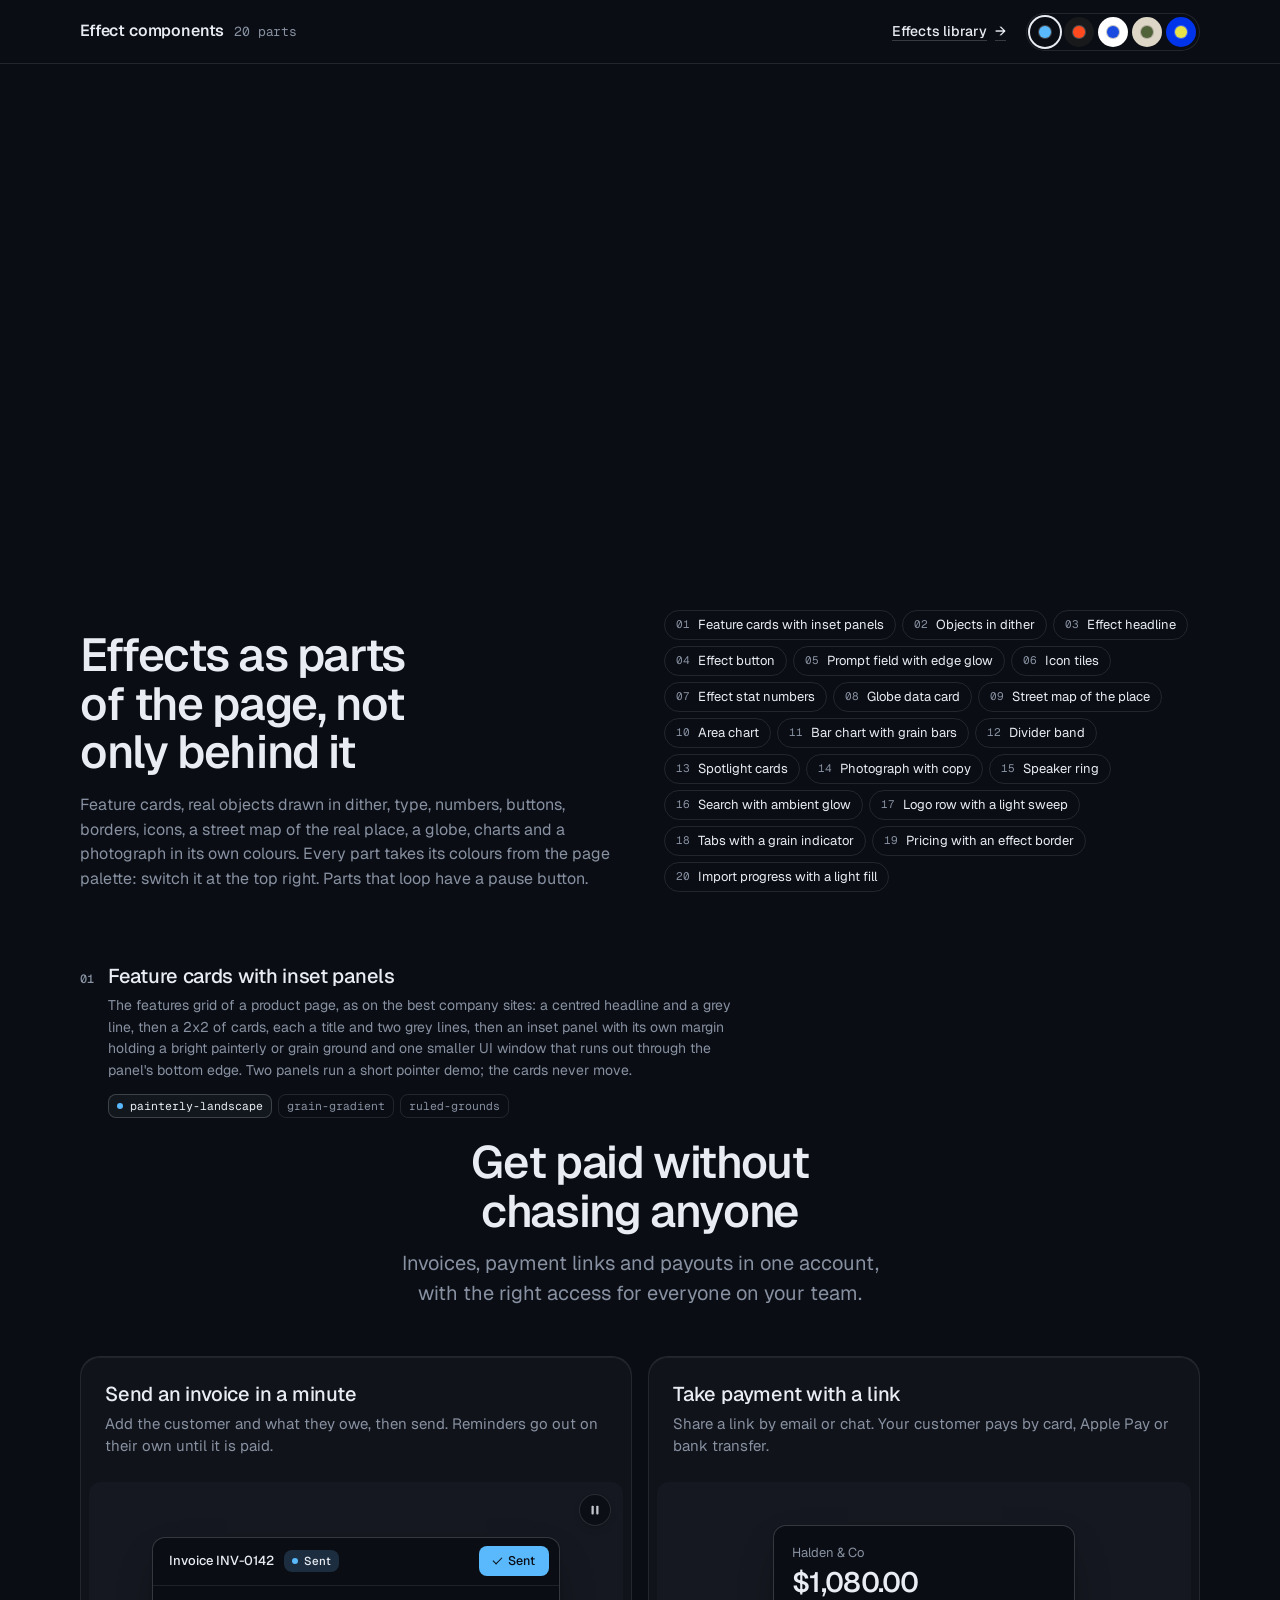
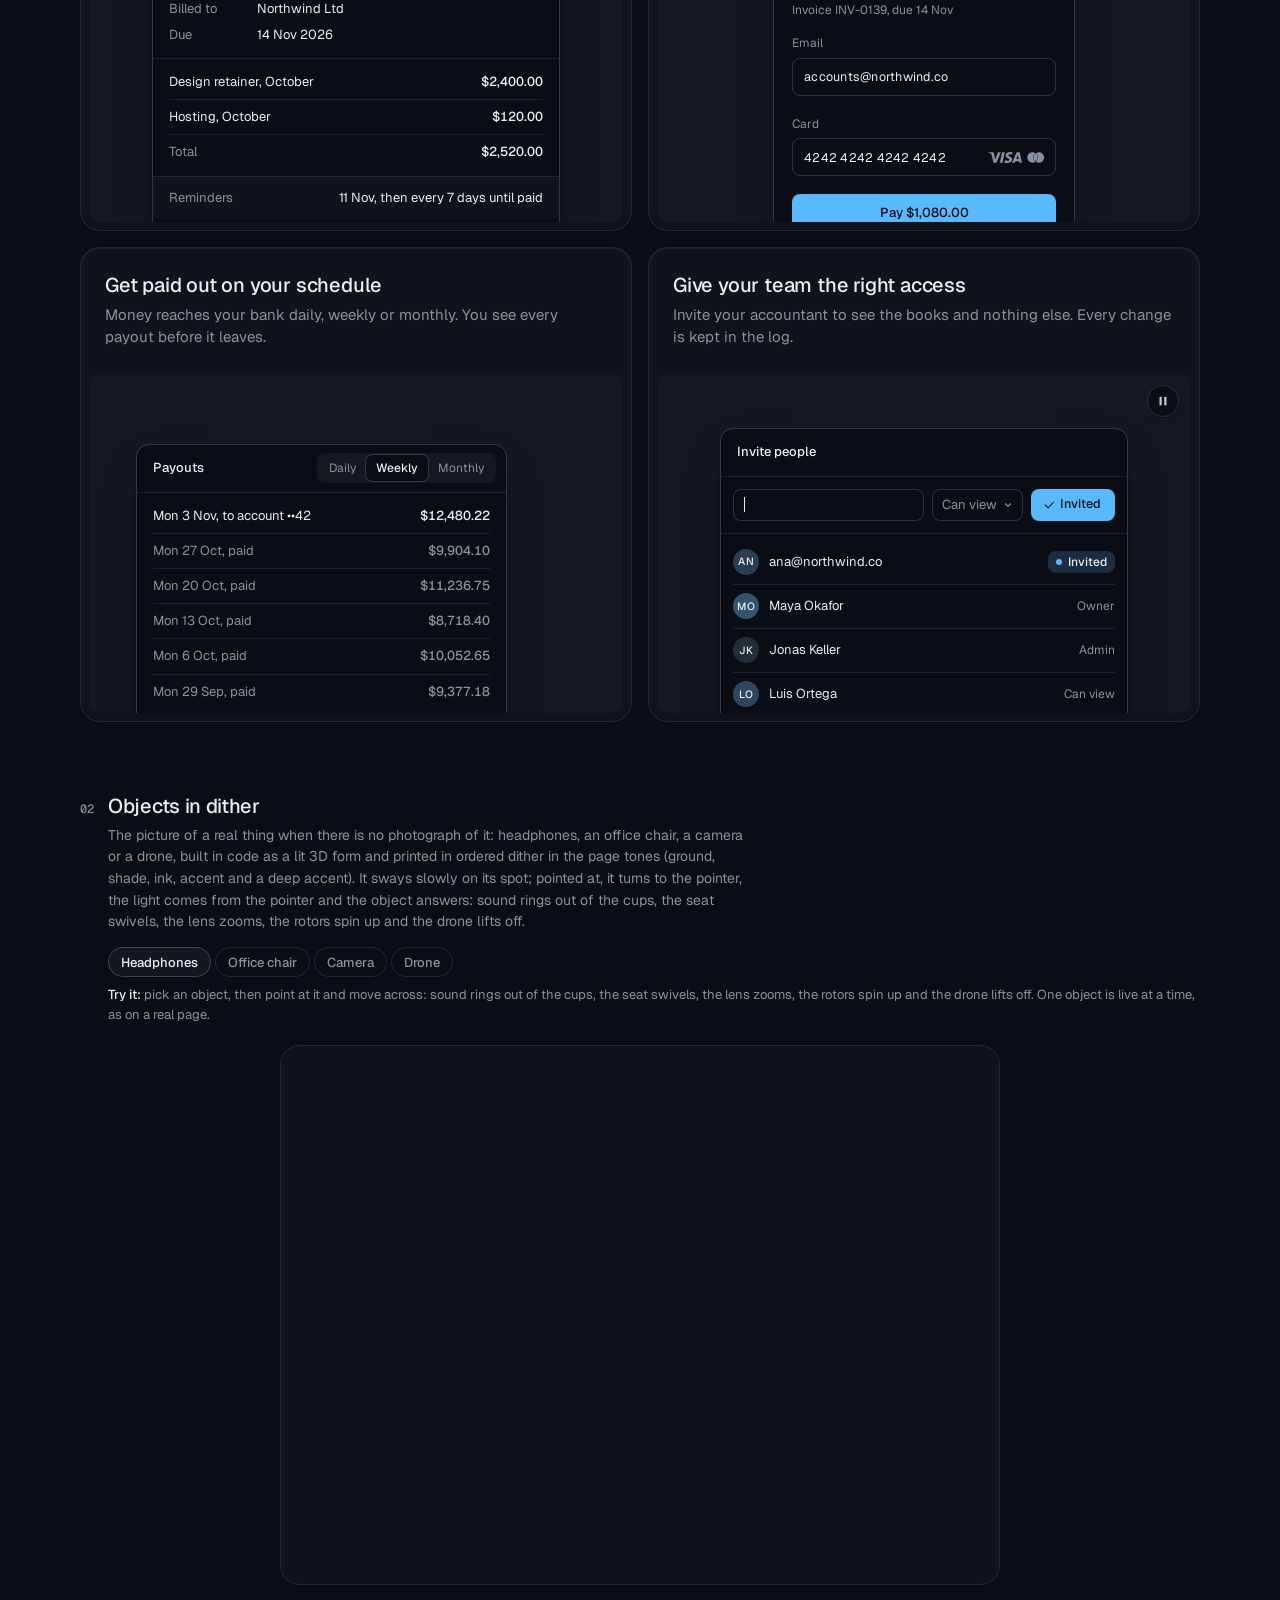
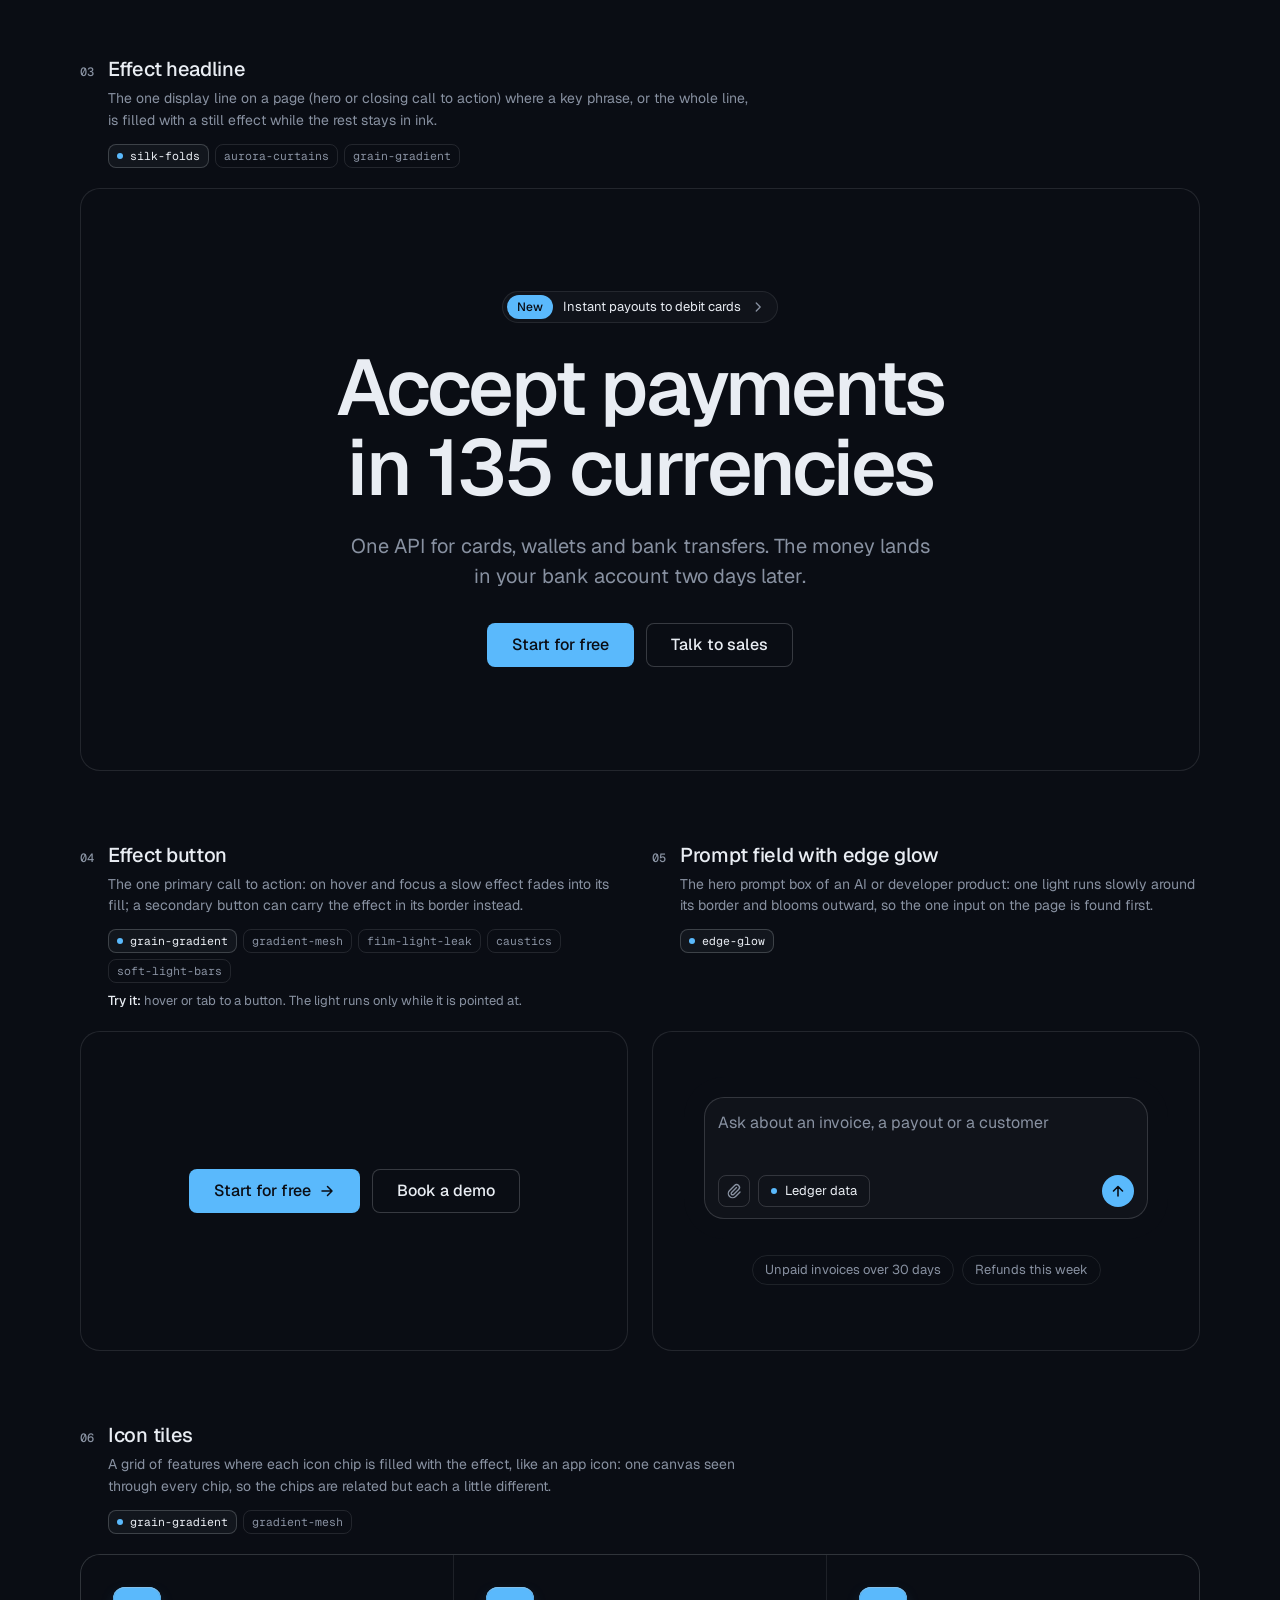
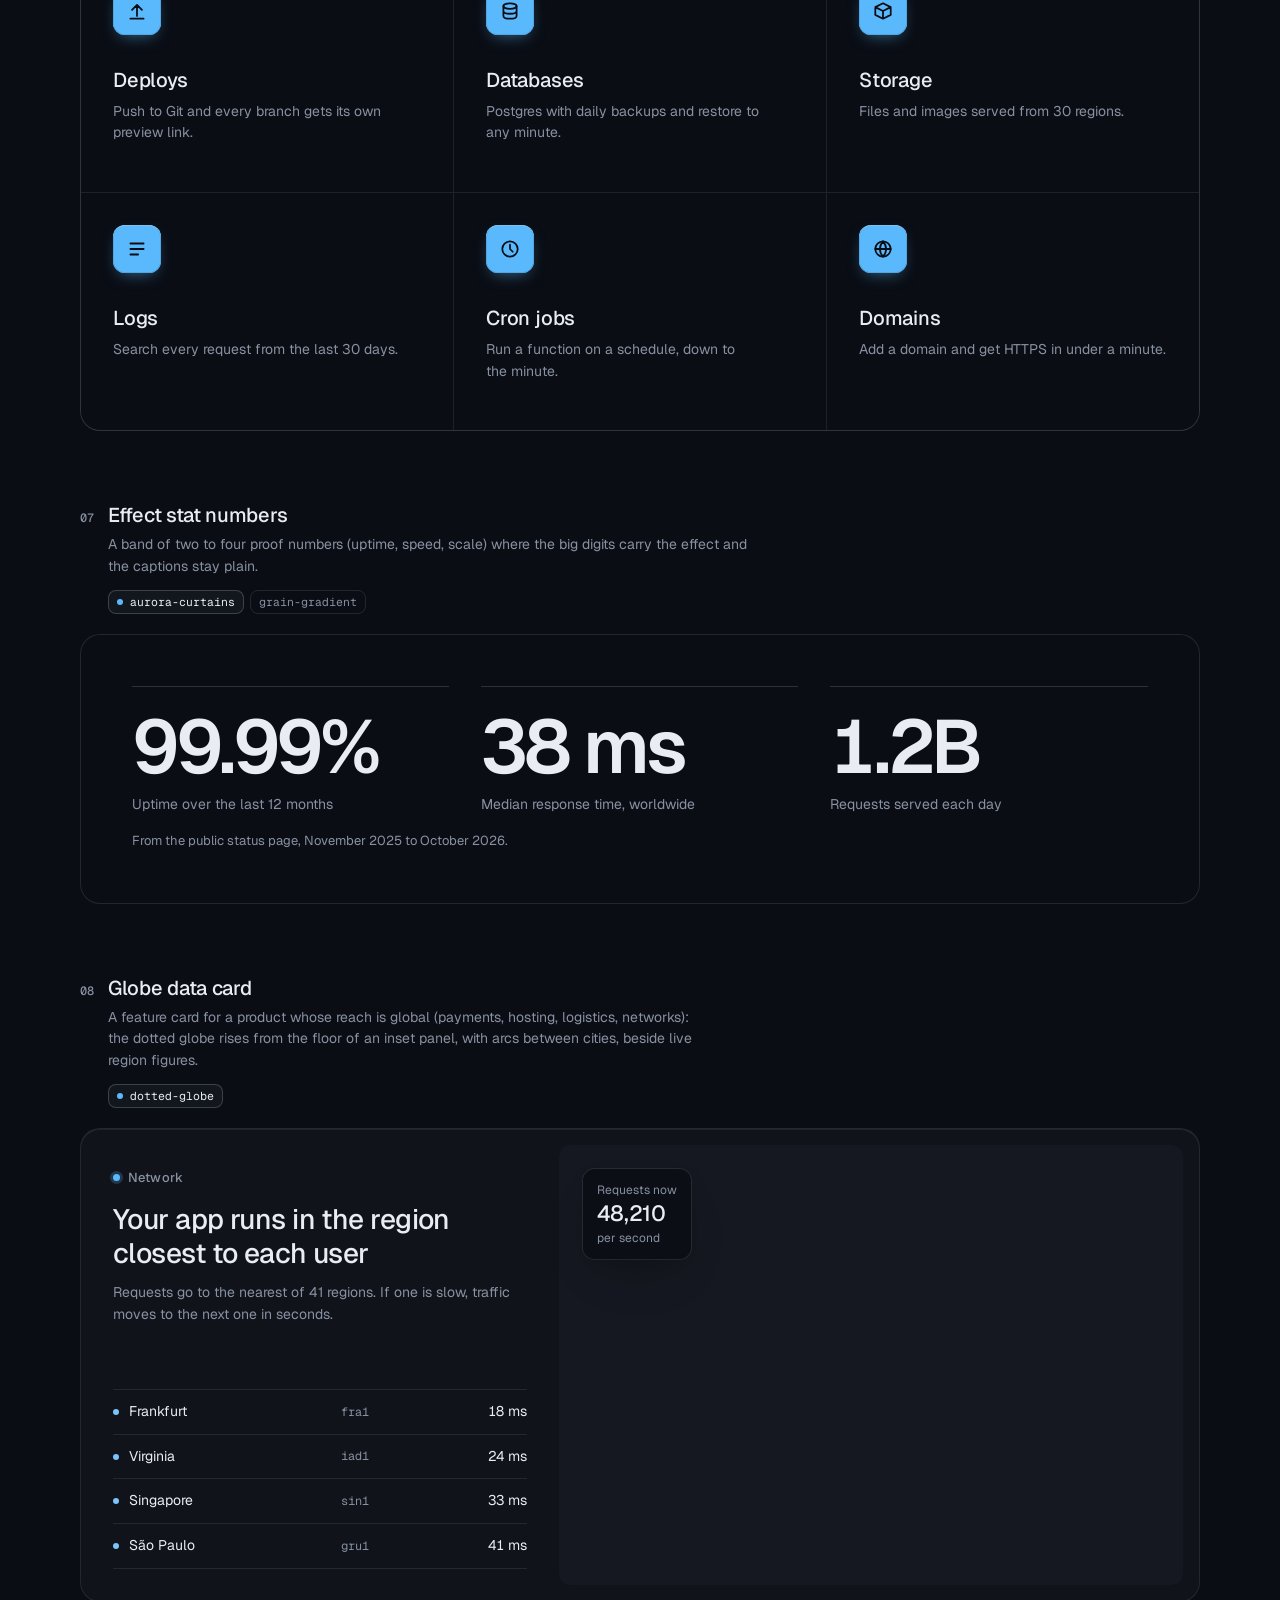
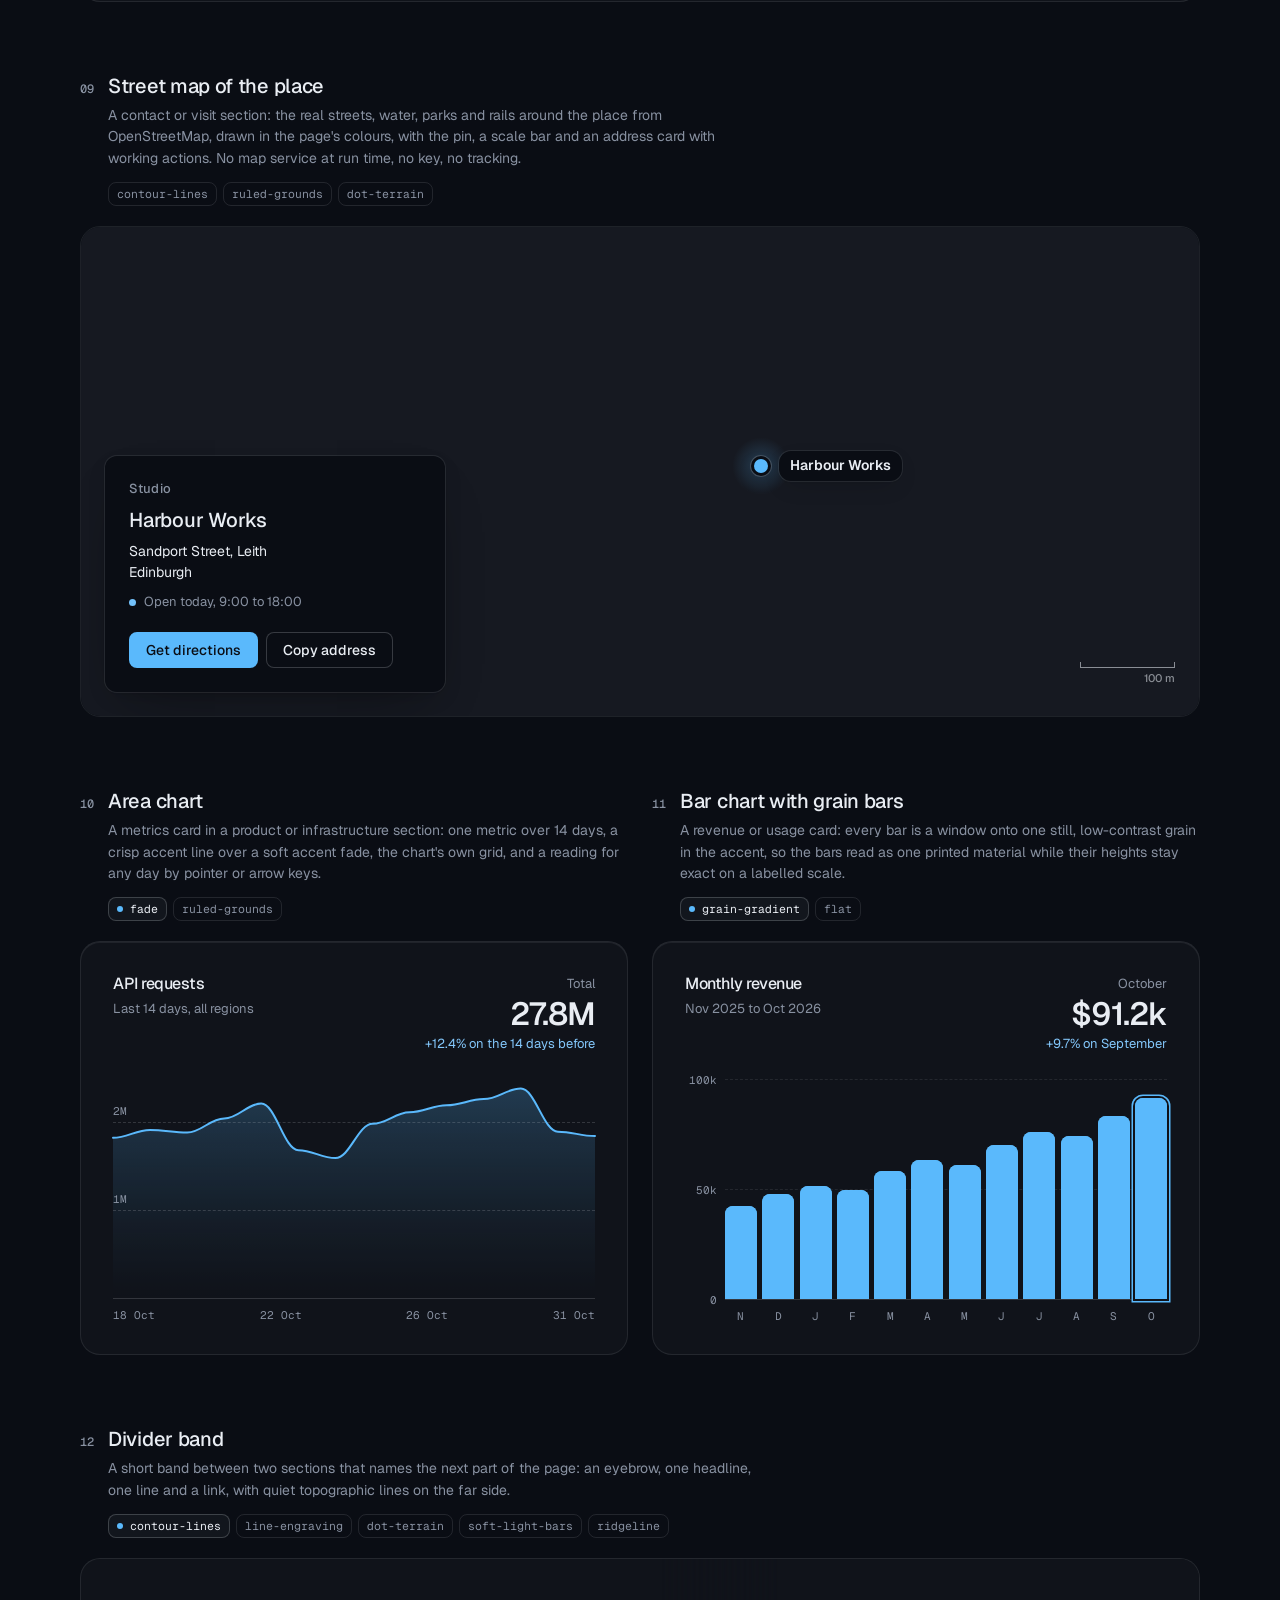
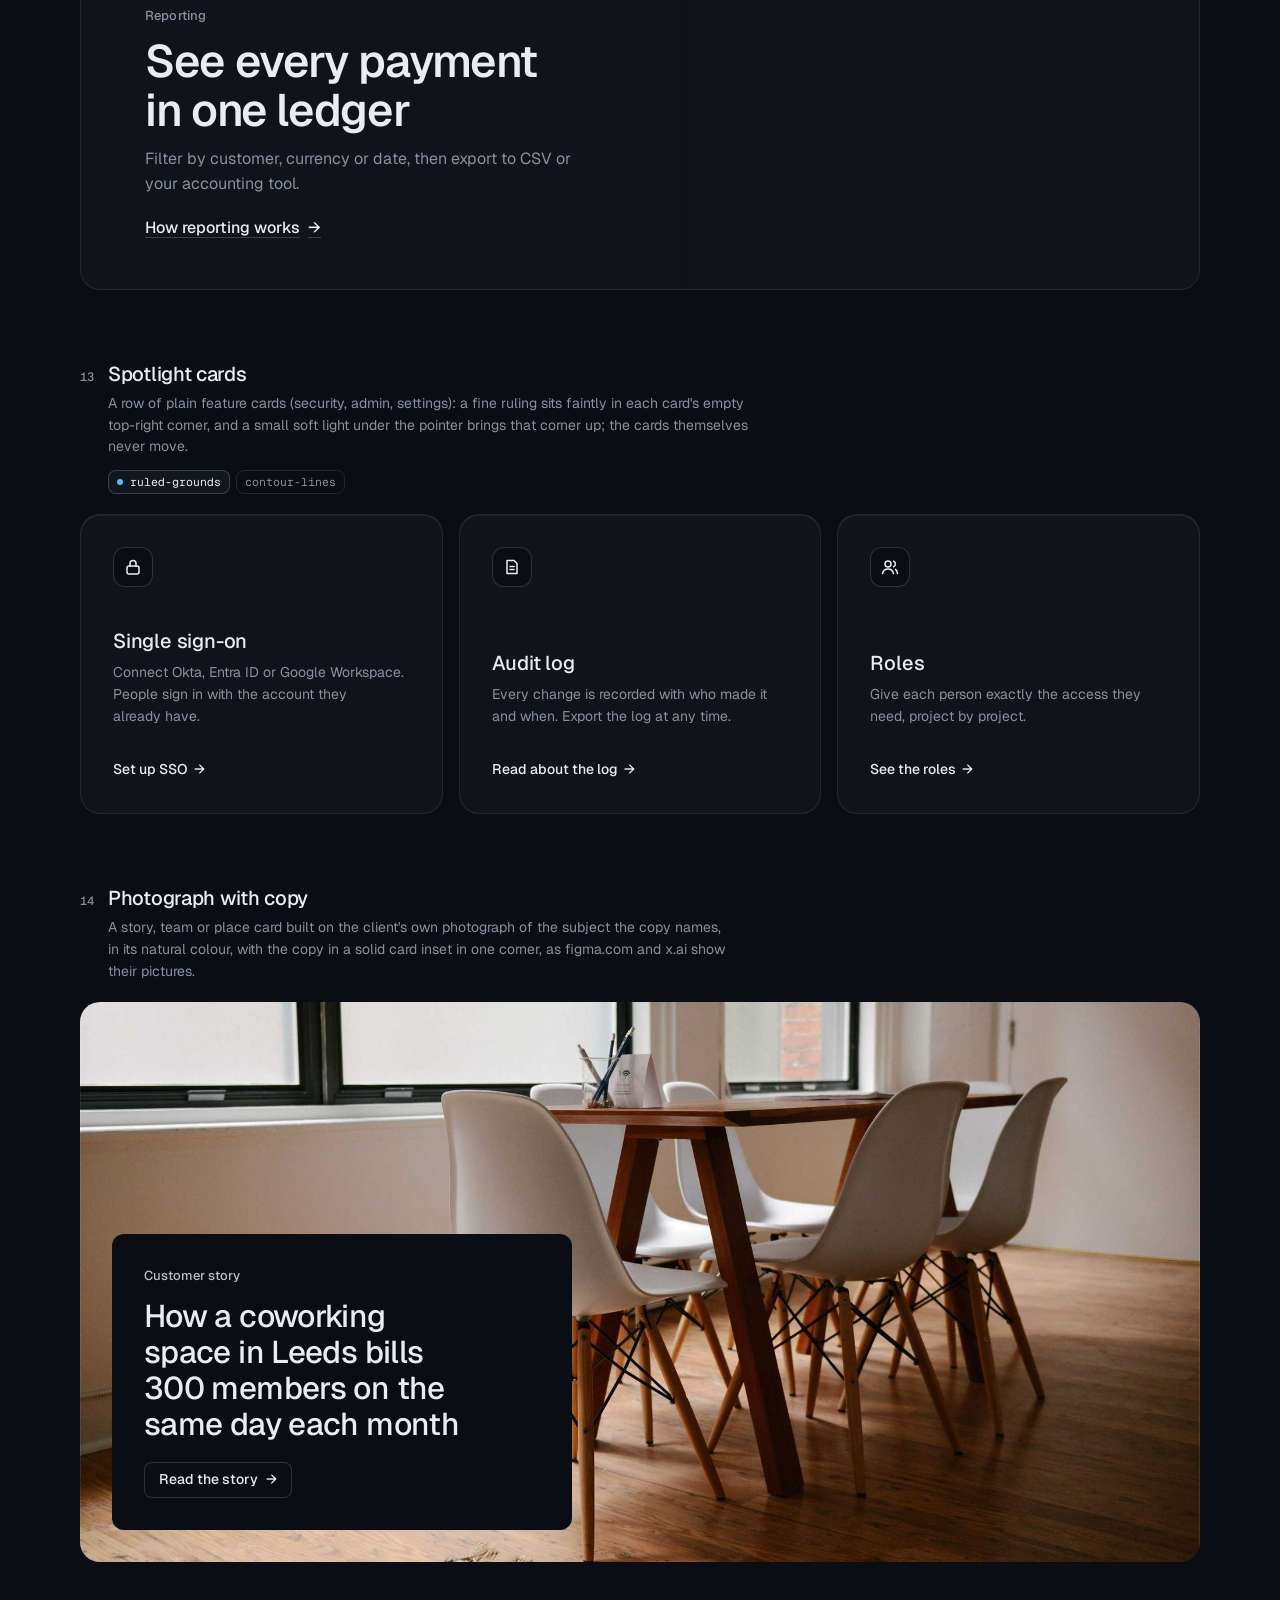
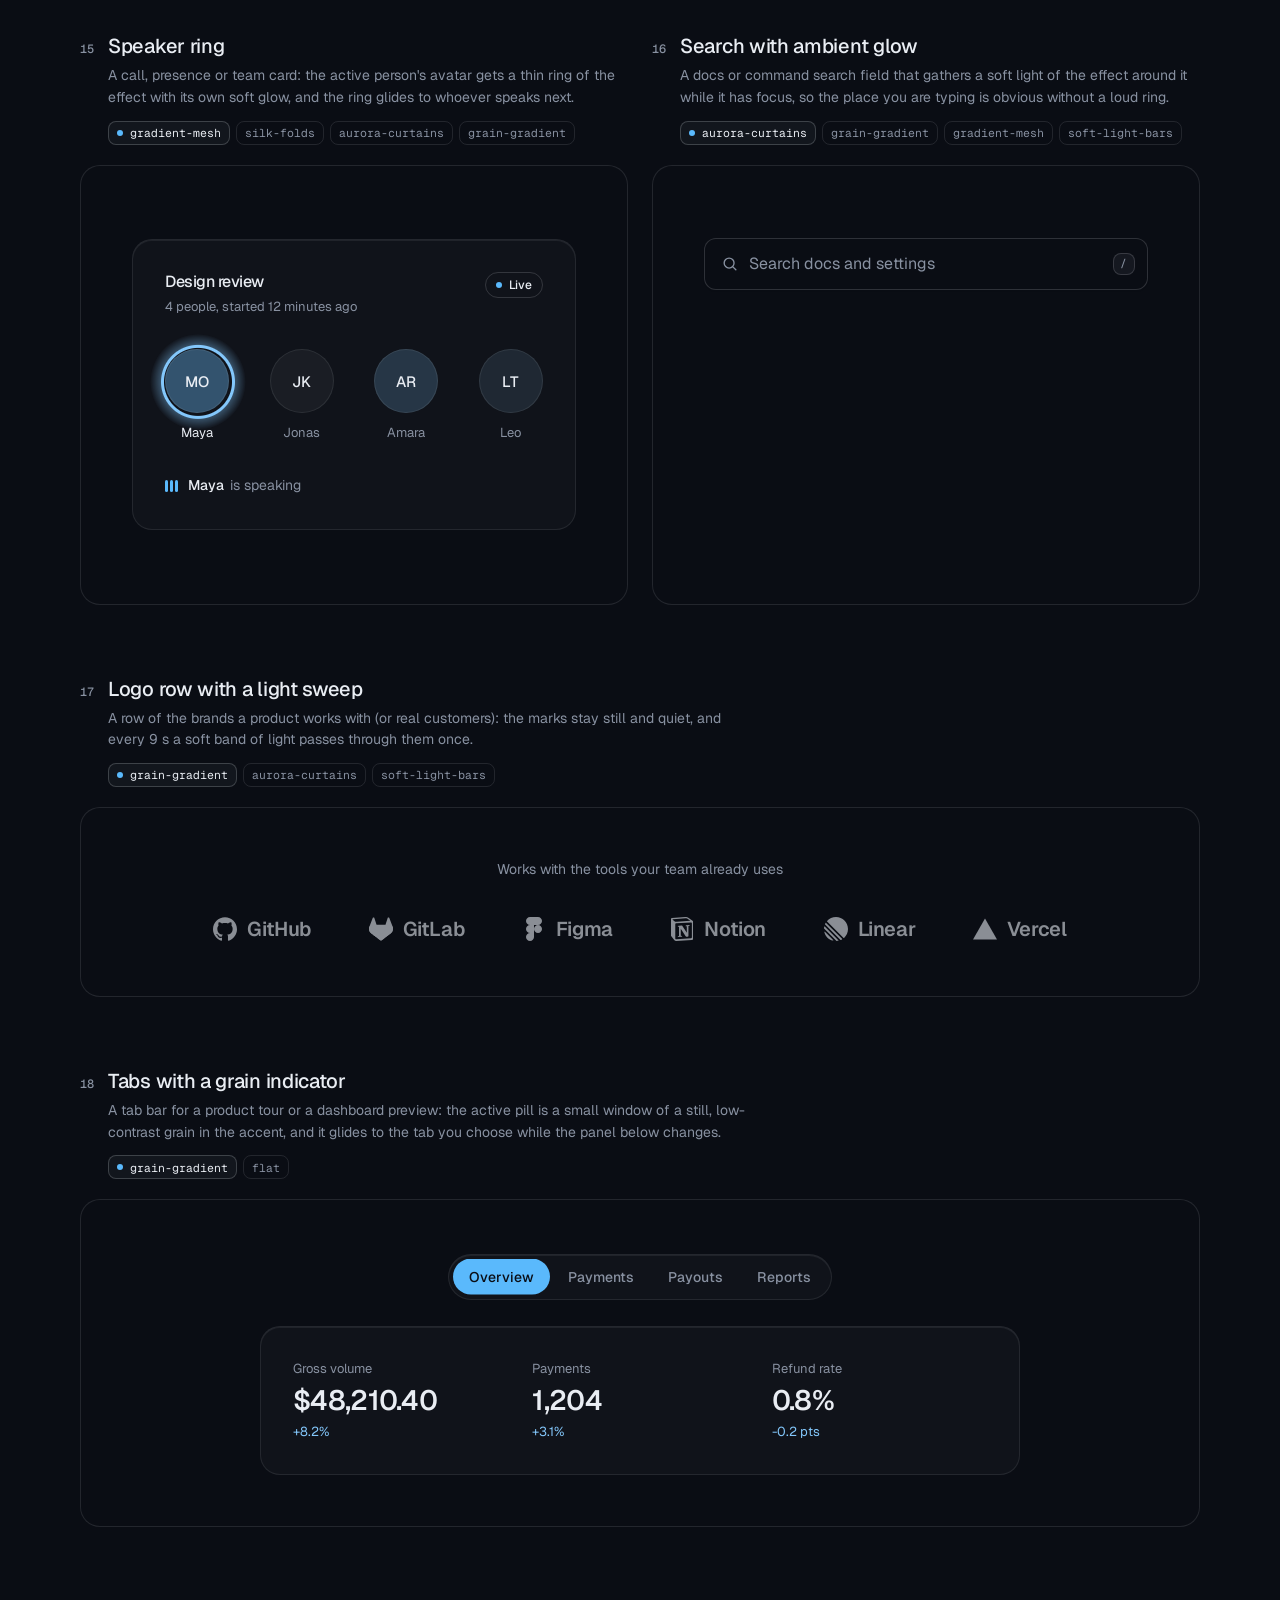
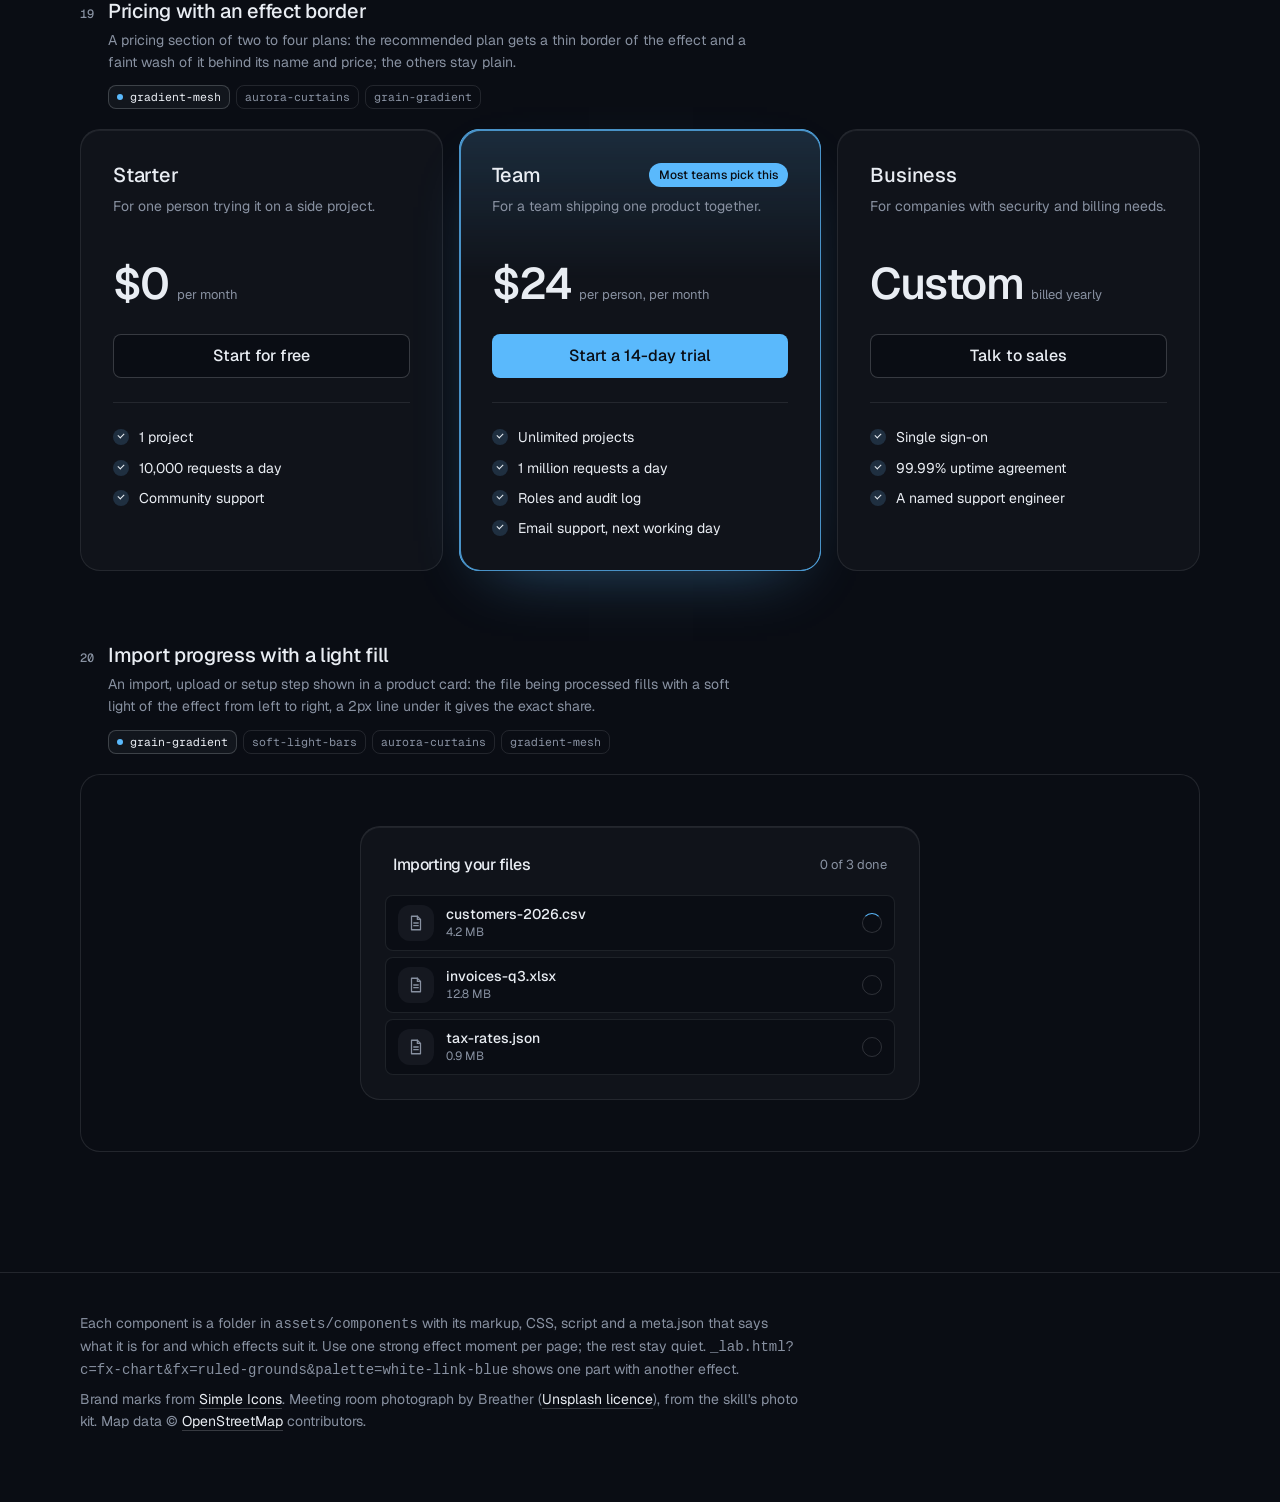
<file: .agents/skills/design-taste-frontend/assets/components/index.html>
<!doctype html>
<html lang="en" data-radius="soft">
<head>
<script>window.__tpGlMax = 16;   /* a gallery shows many live effects at once; a page of a site keeps the default 4 (fx.js) */</script>
<meta charset="utf-8">
<meta name="viewport" content="width=device-width, initial-scale=1">
<title>Effect components</title>
<link rel="preconnect" href="https://fonts.googleapis.com">
<link rel="preconnect" href="https://fonts.gstatic.com" crossorigin>
<link href="https://fonts.googleapis.com/css2?family=Geist:wght@100..900&family=Geist+Mono:wght@400..600&display=swap" rel="stylesheet">
<link rel="stylesheet" href="../system.css">
<link rel="stylesheet" href="./base.css">
<style>
  :root {
    --font-display: "Geist", system-ui, sans-serif;
    --font-text: "Geist", system-ui, sans-serif;
    --font-mono: "Geist Mono", ui-monospace, monospace;
    --display-weight: 560;
    --display-tracking: -0.03em;
    --container: 1200px;
  }
  body { min-height: 100vh; }
  .top {
    position: sticky; top: 0; z-index: 50; height: 64px; background: var(--bg);
    border-bottom: 1px solid var(--line);
  }
  .top .container { height: 100%; display: flex; align-items: center; justify-content: space-between; gap: 16px; }
  .brand { display: flex; align-items: center; gap: 10px; font-weight: 560; letter-spacing: -0.01em; }
  .brand small { font: 400 13px/1 var(--font-mono); color: var(--muted); }
  .top nav { display: flex; align-items: center; gap: 20px; }
  .top nav a.link { font-size: 14px; }
  .swatches { display: flex; gap: 4px; padding: 3px; border: 1px solid var(--line); border-radius: 999px; background: var(--bg); }
  .swatches button {
    width: 30px; height: 30px; border-radius: 999px; border: 0; padding: 0; cursor: pointer; position: relative;
    background: var(--sw-bg);
  }
  .swatches button::after {
    content: ""; position: absolute; inset: 9px; border-radius: 999px; background: var(--sw-accent);
    box-shadow: 0 0 0 1px color-mix(in oklab, var(--sw-ink) 25%, transparent);
  }
  .swatches button[aria-pressed="true"] { box-shadow: 0 0 0 2px var(--ink); }
  .swatches button:focus-visible { outline-offset: 3px; }

  .intro { padding-block: 64px 40px; display: grid; grid-template-columns: minmax(0, 6fr) minmax(0, 6fr); gap: 48px; align-items: end; }
  .intro h1 { font-size: clamp(34px, 2.2vw + 18px, 52px); line-height: 1.05; max-width: 15ch; }
  .intro p { margin-top: 16px; color: var(--muted); font-size: var(--t-body); line-height: 1.55; max-width: 52ch; }
  .index { display: flex; flex-wrap: wrap; gap: 6px; justify-content: flex-start; }
  @media (max-width: 1023px) { .intro { grid-template-columns: minmax(0, 1fr); gap: 28px; } }
  .index a {
    display: inline-flex; align-items: center; gap: 8px; height: 30px; padding: 0 11px; border-radius: 999px;
    border: 1px solid var(--line); font-size: 13px; color: var(--ink);
    transition: border-color var(--dur) var(--ease), background-color var(--dur) var(--ease);
  }
  .index a span { font-family: var(--font-mono); font-size: 11px; color: var(--muted); }
  .index a:hover { border-color: var(--line-strong); background: color-mix(in oklab, var(--ink) 4%, var(--bg)); }

  /* every part spans two rows of the list (its notes, its stage) as a subgrid, so the two parts of a
     half-width pair share one notes height and one stage height: their stages start and end level */
  .list { display: grid; grid-template-columns: repeat(2, minmax(0, 1fr)); column-gap: 24px; row-gap: 0; padding-bottom: 120px; }
  .sc { grid-column: 1 / -1; grid-row: span 2; display: grid; grid-template-rows: subgrid; row-gap: 20px; min-width: 0; scroll-margin-top: 88px; padding-top: 72px; }
  .sc:first-child { padding-top: 0; }
  .sc.is-half { grid-column: auto; }
  .sc.is-half .sc__stage:not(.is-center) { display: grid; }
  .sc__meta { display: grid; grid-template-columns: auto 1fr; column-gap: 14px; row-gap: 6px; align-items: baseline; align-content: start; }
  .sc__note { grid-column: 2; margin: 2px 0 0; font-size: 13px; color: var(--muted); }
  .sc__note::before { content: "Try it: "; color: var(--ink); font-weight: 500; }
  .sc__no { font: 500 12px/1 var(--font-mono); color: var(--muted); padding-top: 2px; }
  .sc__name { font: 500 20px/1.25 var(--font-text); letter-spacing: -0.015em; margin: 0; }
  .sc__for { grid-column: 2; color: var(--muted); font-size: 14px; line-height: 1.55; max-width: 72ch; margin: 0; }
  .sc__fx { grid-column: 2; display: flex; flex-wrap: wrap; gap: 6px; margin-top: 6px; }
  .sc__fx li {
    font: 400 11.5px/1 var(--font-mono); color: var(--muted); height: 24px; display: inline-flex; align-items: center;
    padding: 0 8px; border-radius: var(--r-sm); border: 1px solid var(--line);
  }
  .sc__fx li.is-on { color: var(--ink); border-color: var(--line-strong); background: color-mix(in oklab, var(--ink) 5%, var(--bg)); }
  .sc__fx li.is-on::before { content: ""; width: 6px; height: 6px; border-radius: 99px; background: var(--accent); margin-right: 7px; }
  .sc__stage {
    position: relative; min-width: 0; border: 1px solid var(--line); border-radius: var(--r-lg);
    padding: clamp(20px, 4vw, 56px); background: var(--bg);
  }
  .sc__stage.is-tall { padding-block: clamp(56px, 8vw, 120px); }
  .sc__stage.is-flush { padding: 0; border: 0; }
  .sc__stage.is-center { display: grid; place-items: center; min-height: 320px; }
  /* one object, at a size a page would give it */
  #fx-dither-object .sc__stage { display: grid; justify-items: center; }
  #fx-dither-object .cx-obj { width: min(100%, 720px); }
  .sc__pick { grid-column: 2; display: flex; flex-wrap: wrap; gap: 4px; margin-top: 8px; }
  .sc__pick button {
    height: 30px; padding: 0 12px; border-radius: 999px; border: 1px solid var(--line); background: var(--bg);
    font: 500 13px/1 var(--font-text); color: var(--muted); cursor: pointer;
  }
  .sc__pick button:hover { color: var(--ink); border-color: var(--line-strong); }
  .sc__pick button[aria-pressed="true"] { color: var(--ink); border-color: var(--line-strong); background: color-mix(in oklab, var(--ink) 6%, var(--bg)); }
  /* the search list opens below its field: leave it room inside the frame */
  #fx-search .sc__stage { min-height: 440px; place-items: start center; padding-top: 72px; }
  .sc__stage:empty::after { content: "Loading"; color: var(--muted); font-size: 13px; }

  .foot { border-top: 1px solid var(--line); padding: 40px 0 64px; color: var(--muted); font-size: 14px; }
  .foot p { max-width: 80ch; margin: 0 0 8px; }
  .foot a { color: var(--ink); text-decoration: underline; text-decoration-color: var(--line-strong); text-underline-offset: 4px; }

  @media (max-width: 899px) {
    .list { grid-template-columns: minmax(0, 1fr); }
    .sc.is-half { grid-column: 1 / -1; }
    .top nav a.link { display: none; }
  }
  @media (max-width: 639px) {
    .intro { padding-block: 48px 32px; }
    .sc { padding-top: 48px; }
    .sc__meta { grid-template-columns: 1fr; }
    .sc__no { display: none; }
    .sc__for, .sc__fx, .sc__note, .sc__pick { grid-column: 1; }
    .sc__stage.is-center { min-height: 240px; }
    .brand small { display: none; }
  }
</style>
</head>
<body>
<header class="top">
  <div class="container">
    <div class="brand">Effect components <small id="count"></small></div>
    <nav aria-label="Palette and links">
      <a class="link" href="../effects/gallery.html">Effects library</a>
      <div class="swatches" id="swatches" role="group" aria-label="Page palette"></div>
    </nav>
  </div>
</header>

<main>
  <section class="intro container">
    <div>
      <h1>Effects as parts of the page, not only behind it</h1>
      <p id="lede">Feature cards, real objects drawn in dither, type, numbers, buttons, borders, icons, a street map of the real place, a globe, charts and a photograph in its own colours. Every part takes its colours from the page palette: switch it at the top right. Parts that loop have a pause button.</p>
    </div>
    <nav class="index" id="index" aria-label="Components"></nav>
  </section>
  <div class="container list" id="list"></div>
</main>

<footer class="foot">
  <div class="container">
    <p>Each component is a folder in <code>assets/components</code> with its markup, CSS, script and a meta.json that says what it is for and which effects suit it. Use one strong effect moment per page; the rest stay quiet. <code>_lab.html?c=fx-chart&amp;fx=ruled-grounds&amp;palette=white-link-blue</code> shows one part with another effect.</p>
    <p>Brand marks from <a href="https://simpleicons.org/">Simple Icons</a>. Meeting room photograph by Breather (<a href="https://unsplash.com/photos/DEdM9Vs6s8w">Unsplash licence</a>), from the skill's photo kit. Map data © <a href="https://www.openstreetmap.org/copyright">OpenStreetMap</a> contributors.</p>
  </div>
</footer>

<script type="module">
  import fx from '../effects/fx.js';

  // component id, layout and stage style, in page order
  const COMPONENTS = [
    { id: 'fx-feature-card', stage: 'is-flush' },
    { id: 'fx-dither-object', stage: 'is-flush', note: 'pick an object, then point at it and move across: sound rings out of the cups, the seat swivels, the lens zooms, the rotors spin up and the drone lifts off. One object is live at a time, as on a real page.' },
    { id: 'fx-headline', stage: 'is-tall' },
    { id: 'fx-button', half: true, stage: 'is-center', note: 'hover or tab to a button. The light runs only while it is pointed at.' },
    { id: 'fx-prompt', half: true, stage: 'is-center' },
    { id: 'fx-icon-tiles', stage: 'is-flush' },
    { id: 'fx-stat' },
    { id: 'fx-globe', stage: 'is-flush' },
    { id: 'fx-map', stage: 'is-flush' },
    { id: 'fx-chart', half: true, stage: 'is-flush' },
    { id: 'fx-bars', half: true, stage: 'is-flush' },
    { id: 'fx-band', stage: 'is-flush' },
    { id: 'fx-spotlight', stage: 'is-flush' },
    { id: 'fx-photo', stage: 'is-flush' },
    { id: 'fx-avatar', half: true, stage: 'is-center' },
    { id: 'fx-search', half: true, stage: 'is-center' },
    { id: 'fx-logos' },
    { id: 'fx-tabs' },
    { id: 'fx-pricing', stage: 'is-flush' },
    { id: 'fx-progress', stage: 'is-center' },
  ];

  const PALETTES = [
    { id: 'blue-black-cornflower', name: 'Night, cornflower', bg: '#0a0d14', surface: '#131824', ink: '#e9edf3', muted: '#8891a1', accent: '#5ab9fc', accentInk: '#0a0d14' },
    { id: 'graphite-safety-orange', name: 'Graphite, orange', bg: '#18191b', surface: '#222427', ink: '#eff0f1', muted: '#9c9ea3', accent: '#ff4a1f', accentInk: '#18191b' },
    { id: 'white-link-blue', name: 'White, blue', bg: '#ffffff', surface: '#f4f4f4', ink: '#111111', muted: '#6b6b6b', accent: '#1a4be0', accentInk: '#ffffff' },
    { id: 'moss-sand', name: 'Sand, moss', bg: '#ddd6c6', surface: '#d2cab8', ink: '#2a2a26', muted: '#59574e', accent: '#4f6238', accentInk: '#ffffff' },
    { id: 'cobalt-field', name: 'Cobalt field', bg: '#0034eb', surface: '#002fd6', ink: '#ffffff', muted: '#dfe4f2', accent: '#e9e34a', accentInk: '#111111' },
  ];

  const q = new URLSearchParams(location.search);
  if (q.has('time')) fx.setClock(+q.get('time'));
  if (q.has('fallback')) fx.config.forceFallback = true;
  const only = q.get('only') ? q.get('only').split(',') : null;
  const list = document.getElementById('list');
  const index = document.getElementById('index');
  const swatches = document.getElementById('swatches');

  /*
    The budget: a laptop's integrated GPU shares its memory with everything else, so this page never
    holds more than 4 live WebGL contexts. A part is started when it comes near the viewport and
    destroyed when it leaves it; still parts draw once and free their context; fx.js frees any idle
    off-screen context past 4. liveGL() counts the contexts that are open right now.
  */
  fx.config.maxLive = 4;
  const contexts = new Set();
  let peakGL = 0;
  const getContext = HTMLCanvasElement.prototype.getContext;
  HTMLCanvasElement.prototype.getContext = function (type, ...rest) {
    const c = getContext.call(this, type, ...rest);
    if (c && /webgl/i.test(type) && !contexts.has(c)) { contexts.add(c); peakGL = Math.max(peakGL, liveGL()); }
    return c;
  };
  function liveGL() {
    for (const c of contexts) if (c.isContextLost()) contexts.delete(c);
    return contexts.size;
  }

  // the dither object: one live at a time, switched here (a real page shows one object)
  const OBJECTS = {
    headphones: ['Headphones', 'Over-ear, wireless'],
    chair: ['Office chair', 'Swivel seat on five castors'],
    camera: ['Camera', 'Mirrorless, with a zoom lens'],
    drone: ['Drone', 'Four rotors and a camera'],
  };
  let object = OBJECTS[q.get('object')] ? q.get('object') : 'headphones';
  // print (ordered dither, the default) or studio (a smooth shaded render: no picker until it is anti-aliased; ?render=studio)
  let render = q.get('render') === 'studio' ? 'studio' : 'print';

  function applyPalette(p) {
    const c = fx.color;
    const action = c.contrast(p.accent, p.bg) >= 2.2 ? p.accent : p.ink;
    const actionInk = action === p.accent ? p.accentInk : p.bg;
    const s = document.documentElement.style;
    const set = (k, v) => s.setProperty(k, v);
    set('--p-bg', p.bg); set('--p-surface', p.surface); set('--p-ink', p.ink); set('--p-muted', p.muted);
    set('--p-accent', p.accent); set('--p-accent-ink', p.accentInk); set('--p-action', action); set('--p-action-ink', actionInk);
    document.documentElement.style.colorScheme = c.isDark(p.bg) ? 'dark' : 'light';
    for (const b of swatches.children) b.setAttribute('aria-pressed', String(b.dataset.id === p.id));
  }

  async function load(entry) {
    const base = `./${entry.id}/`;
    const [meta, html, mod] = await Promise.all([
      fetch(base + 'meta.json').then(r => (r.ok ? r.json() : null)),
      fetch(base + 'component.html').then(r => (r.ok ? r.text() : null)),
      import(base + 'component.js').catch(err => { console.warn(entry.id, err); return null; }),
    ]).catch(() => [null, null, null]);
    if (!meta || !html || !mod) return null;
    const link = document.createElement('link');
    link.rel = 'stylesheet';
    link.href = base + 'component.css';
    document.head.append(link);
    await new Promise(r => { link.onload = link.onerror = r; });
    return { ...entry, meta, html, mod };
  }

  function section(e, n) {
    const s = document.createElement('section');
    s.className = 'sc' + (e.half ? ' is-half' : '');
    s.id = e.id;
    const fxList = (e.meta.effects || []).map(id => `<li class="${id === e.meta.default ? 'is-on' : ''}">${id}</li>`).join('');
    const pick = e.id === 'fx-dither-object'
      ? `<div class="sc__pick" role="group" aria-label="Object">${Object.keys(OBJECTS).map(k => `<button type="button" data-object="${k}" aria-pressed="${k === object}">${OBJECTS[k][0]}</button>`).join('')}</div>`
      : '';
    s.innerHTML = `
      <div class="sc__meta">
        <span class="sc__no">${String(n).padStart(2, '0')}</span>
        <h2 class="sc__name">${e.meta.name}</h2>
        <p class="sc__for">${e.meta.for}</p>
        ${fxList ? `<ul class="sc__fx" aria-label="Effects that suit it">${fxList}</ul>` : ''}
        ${pick}
        ${e.note ? `<p class="sc__note">${e.note}</p>` : ''}
      </div>
      <div class="sc__stage ${e.stage || ''}"></div>`;
    return s;
  }

  // the markup is placed at once (the page keeps its full height); the scripts run only near the viewport
  function markup(e) {
    const stage = e.section.querySelector('.sc__stage');
    stage.innerHTML = e.html;
    if (e.id === 'fx-dither-object') {
      const fig = stage.querySelector('.cx-obj');
      fig.dataset.cxObject = object;
      if (render === 'studio') fig.dataset.cxRender = 'studio'; else delete fig.dataset.cxRender;
      fig.querySelector('.cx-obj__stage').removeAttribute('aria-label');
    }
    return stage;
  }
  function start(e) {
    if (e.ctrl) return;
    const stage = markup(e);
    try { e.ctrl = e.mod.default(stage.firstElementChild || stage) || { destroy() {} }; } catch (err) { console.error(e.id, err); e.ctrl = { destroy() {} }; }
  }
  function stop(e) {
    if (!e.ctrl) return;
    try { e.ctrl.destroy?.(); } catch (err) { console.warn(e.id, err); }
    fx.unmountAll(e.section);
    e.ctrl = null;
  }

  function setPalette(p, entries) {
    entries.forEach(stop);
    applyPalette(p);
    try { localStorage.setItem('cx-palette', p.id); } catch (_) {}
    requestAnimationFrame(() => entries.forEach(e => (e.near ? start(e) : markup(e))));
  }

  let saved = null;
  try { saved = localStorage.getItem('cx-palette'); } catch (_) {}
  const first = PALETTES.find(p => p.id === q.get('palette')) || PALETTES.find(p => p.id === saved) || PALETTES[0];
  for (const p of PALETTES) {
    const b = document.createElement('button');
    b.type = 'button';
    b.dataset.id = p.id;
    b.title = p.name;
    b.setAttribute('aria-label', p.name);
    b.style.setProperty('--sw-bg', p.bg);
    b.style.setProperty('--sw-accent', p.accent);
    b.style.setProperty('--sw-ink', p.ink);
    swatches.append(b);
  }
  applyPalette(first);

  const wanted = COMPONENTS.filter(c => !only || only.includes(c.id));
  const entries = (await Promise.all(wanted.map(load))).filter(Boolean);
  document.getElementById('count').textContent = `${entries.length} parts`;
  entries.forEach((e, i) => {
    e.section = section(e, i + 1);
    list.append(e.section);
    markup(e);
    const a = document.createElement('a');
    a.href = '#' + e.id;
    a.innerHTML = `<span>${String(i + 1).padStart(2, '0')}</span>${e.meta.name}`;
    index.append(a);
  });
  await document.fonts.ready;
  const near = new IntersectionObserver(seen => {
    for (const en of seen) {
      const e = entries.find(x => x.section === en.target);
      if (!e) continue;
      e.near = en.isIntersecting;
      if (e.near) start(e); else stop(e);
    }
  }, { rootMargin: '10% 0px' });
  entries.forEach(e => near.observe(e.section));
  setTimeout(() => { document.documentElement.dataset.ready = '1'; }, 1500);

  swatches.addEventListener('click', ev => {
    const b = ev.target.closest('button');
    if (!b) return;
    const p = PALETTES.find(x => x.id === b.dataset.id);
    if (p) setPalette(p, entries);
  });
  list.addEventListener('click', ev => {
    const b = ev.target.closest('[data-object], [data-render]');
    if (!b || !(OBJECTS[b.dataset.object] || b.dataset.render)) return;
    if (b.dataset.render) render = b.dataset.render; else object = b.dataset.object;
    b.parentElement.querySelectorAll('button').forEach(x => x.setAttribute('aria-pressed', String(x === b)));
    const e = entries.find(x => x.id === 'fx-dither-object');
    stop(e);
    if (e.near) start(e); else markup(e);
  });
  window.__cx = {
    entries,
    setPalette: id => setPalette(PALETTES.find(p => p.id === id), entries),
    setObject: k => list.querySelector(`[data-object="${k}"]`)?.click(),
    gl: () => ({ live: liveGL(), peak: peakGL, started: entries.filter(e => e.ctrl).map(e => e.id) }),
  };
</script>

</body>
</html>
</file>
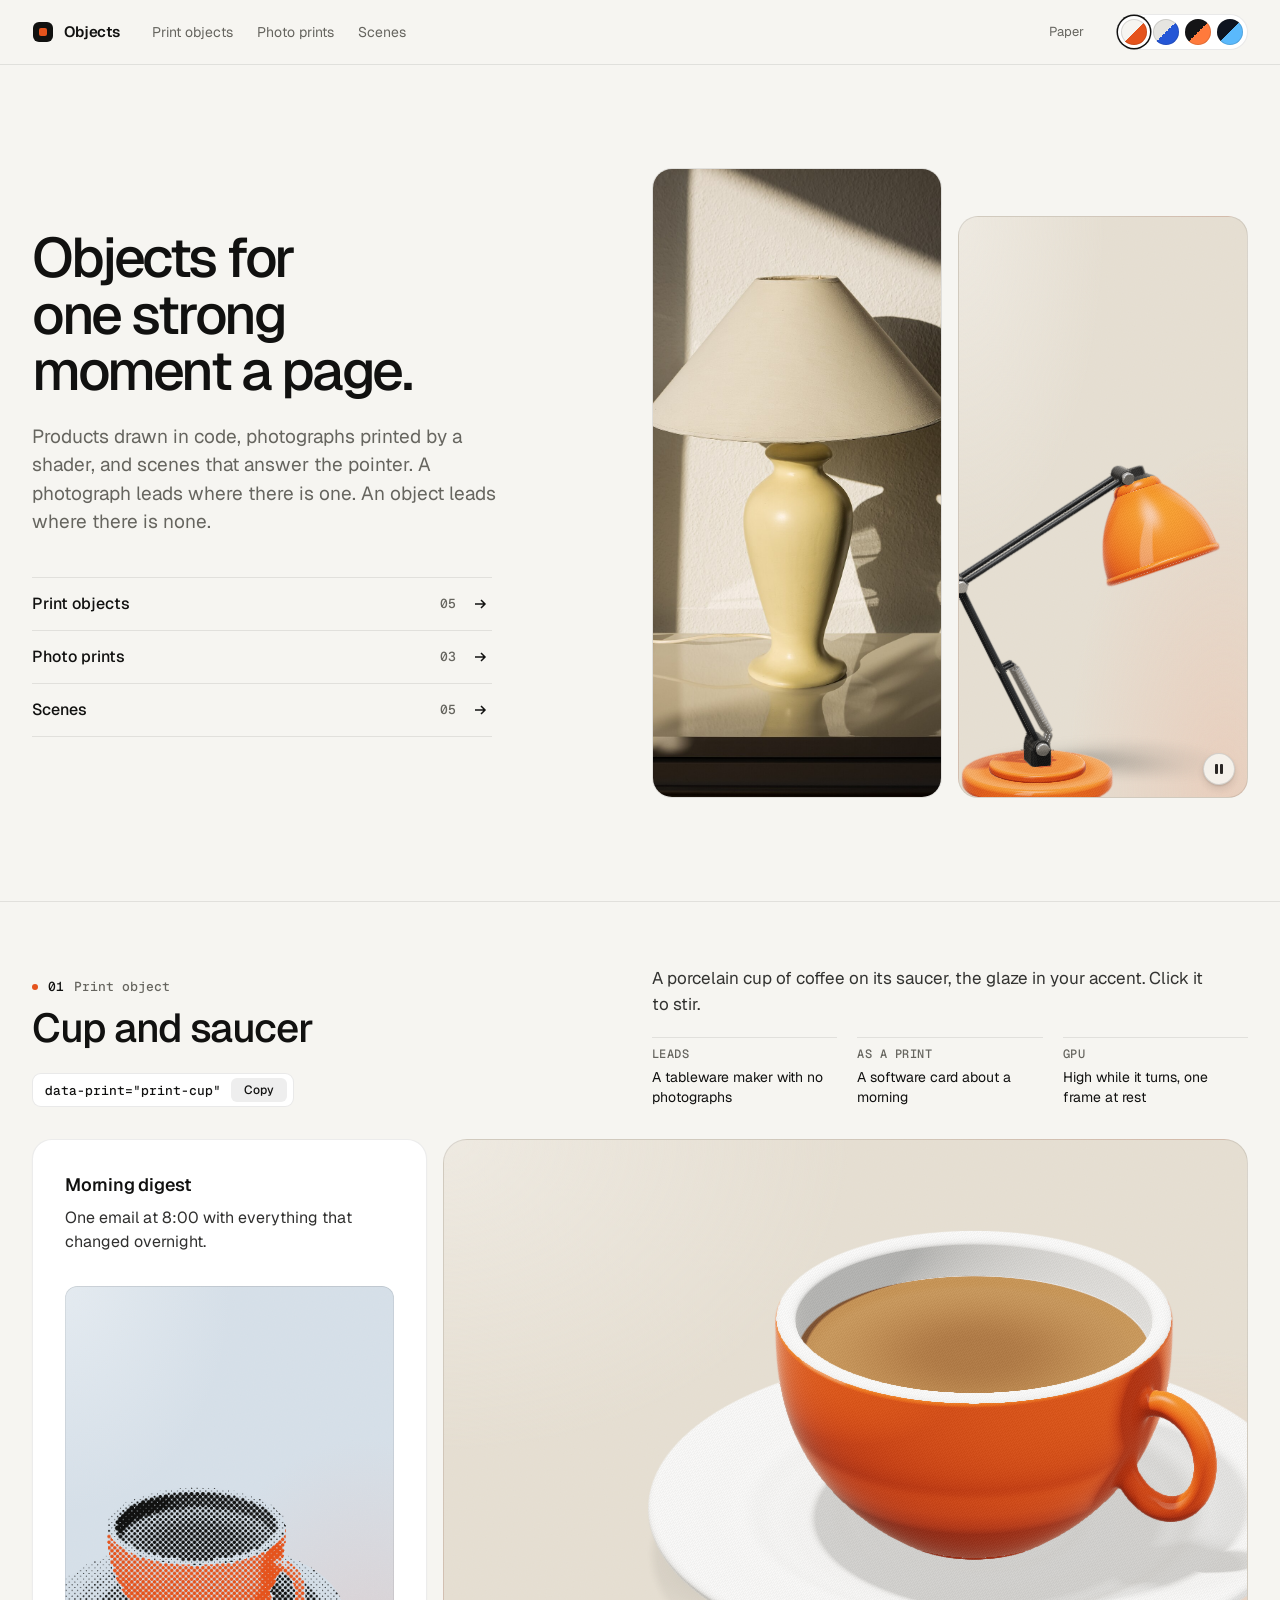
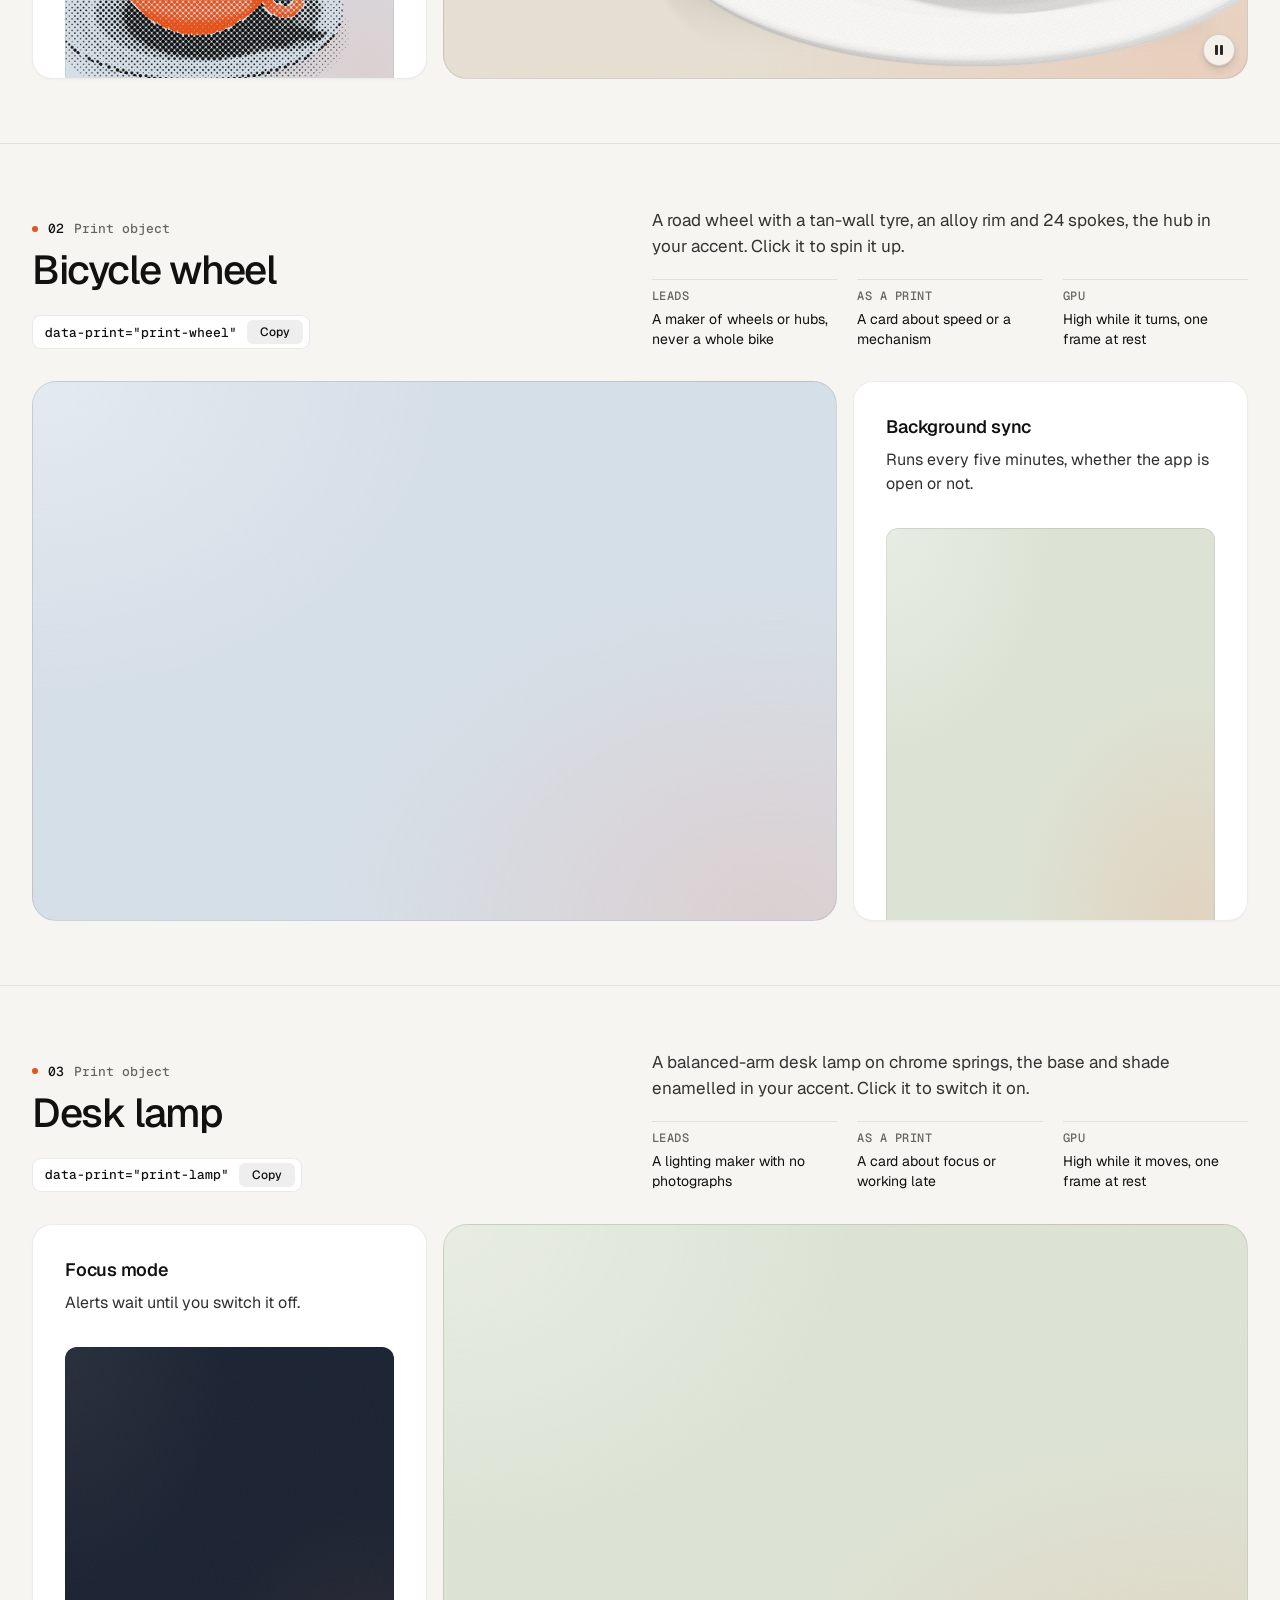
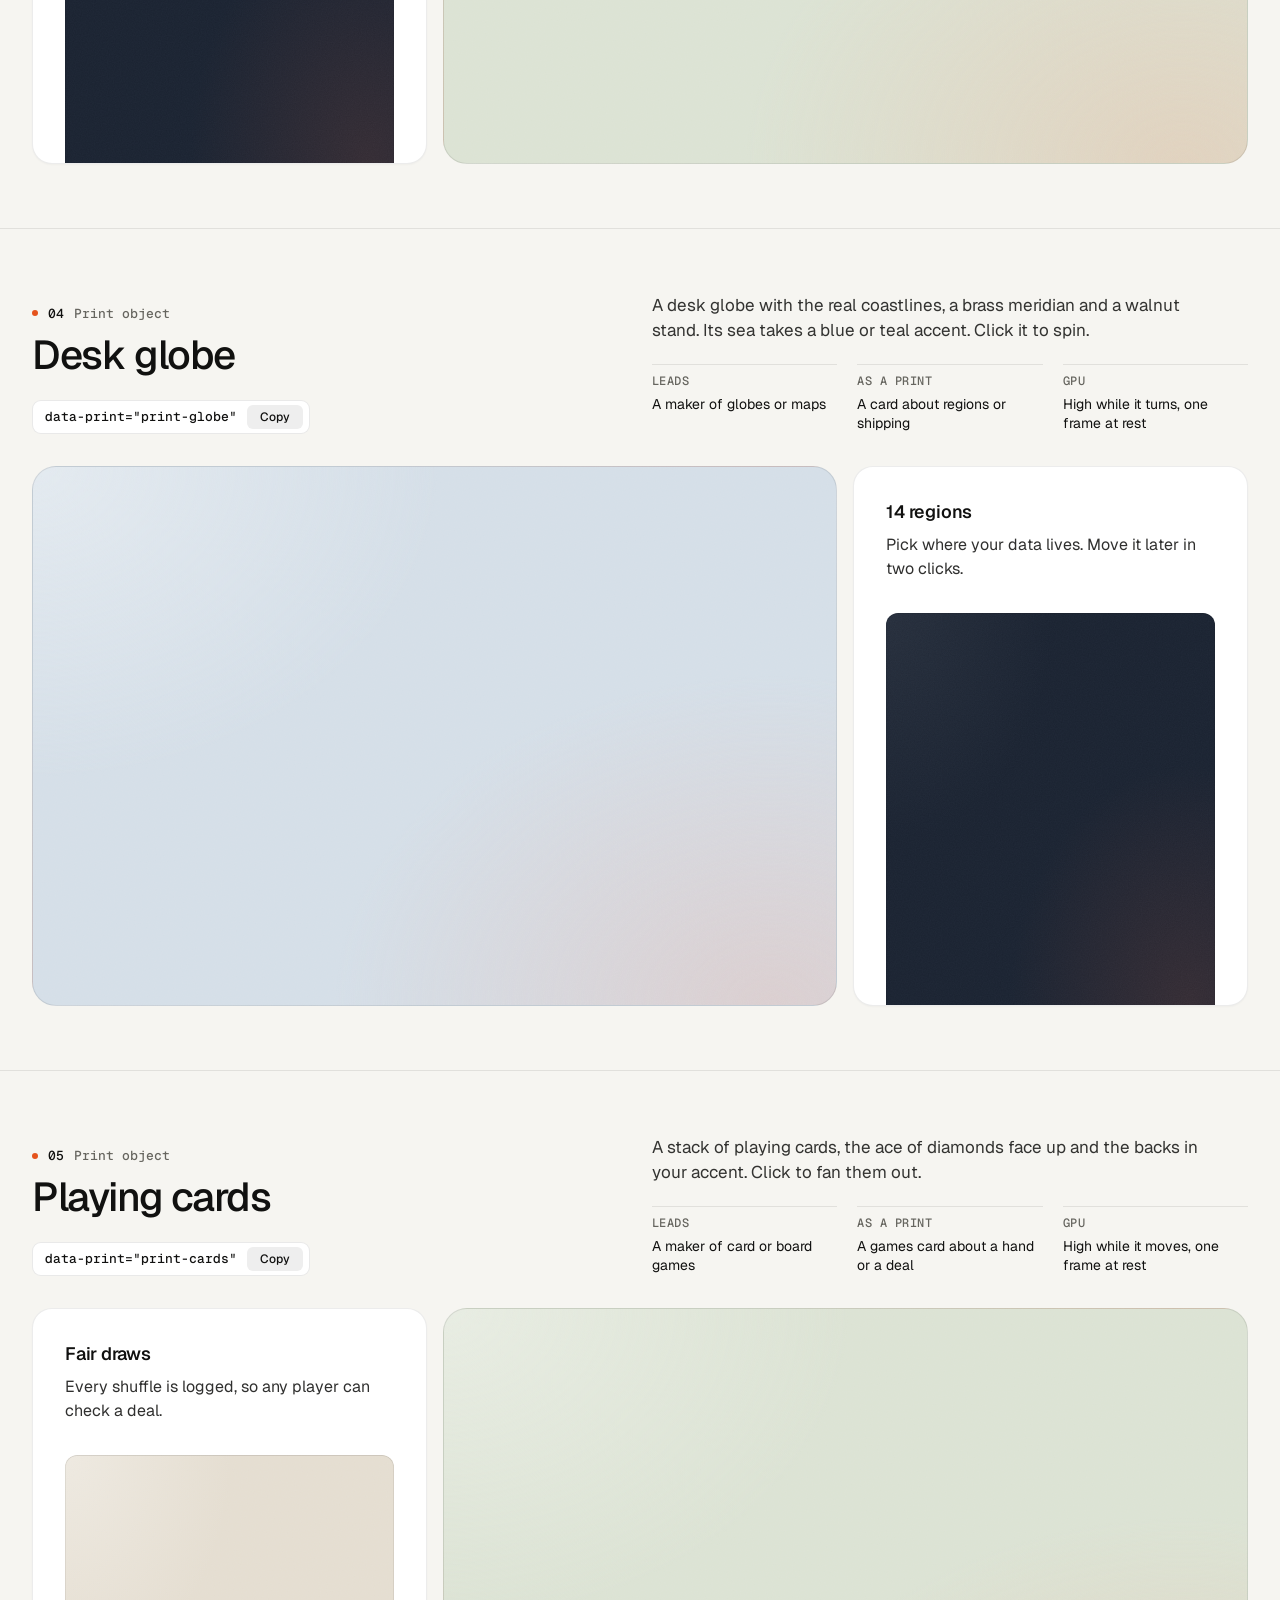
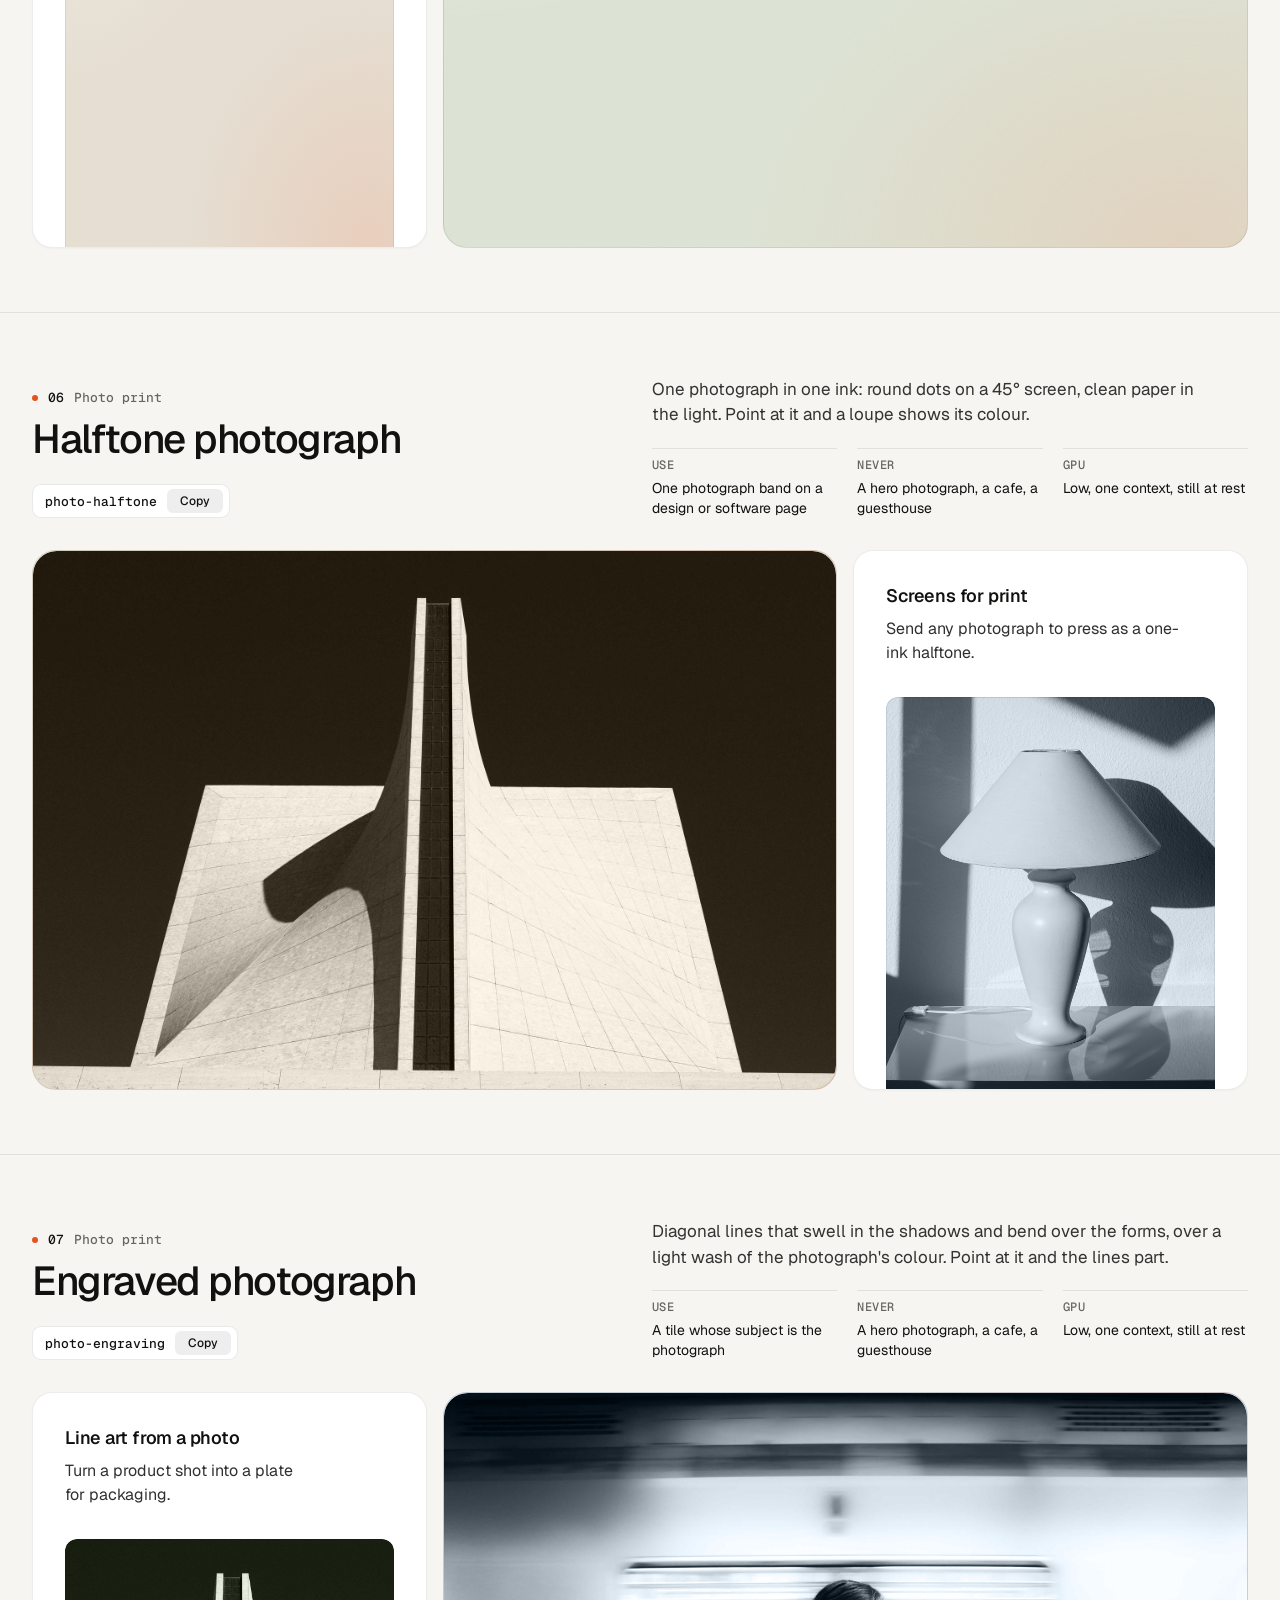
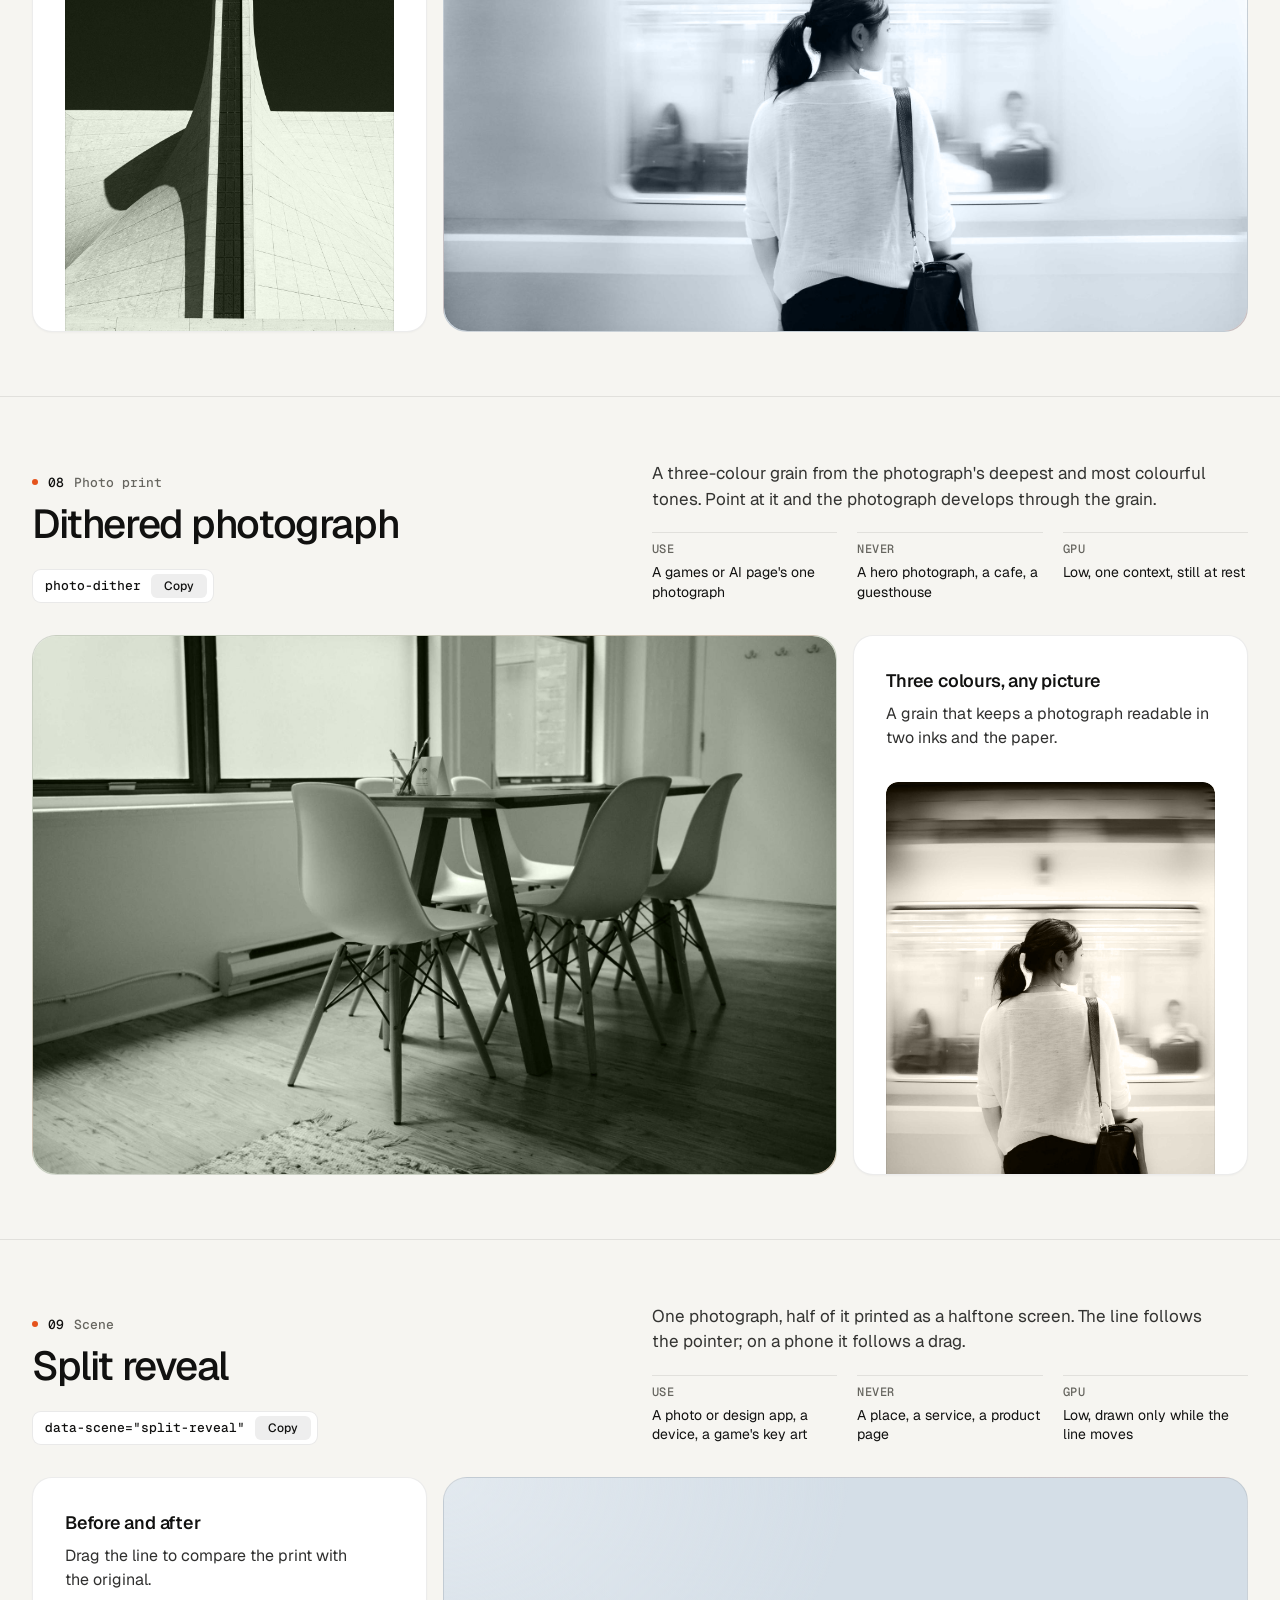
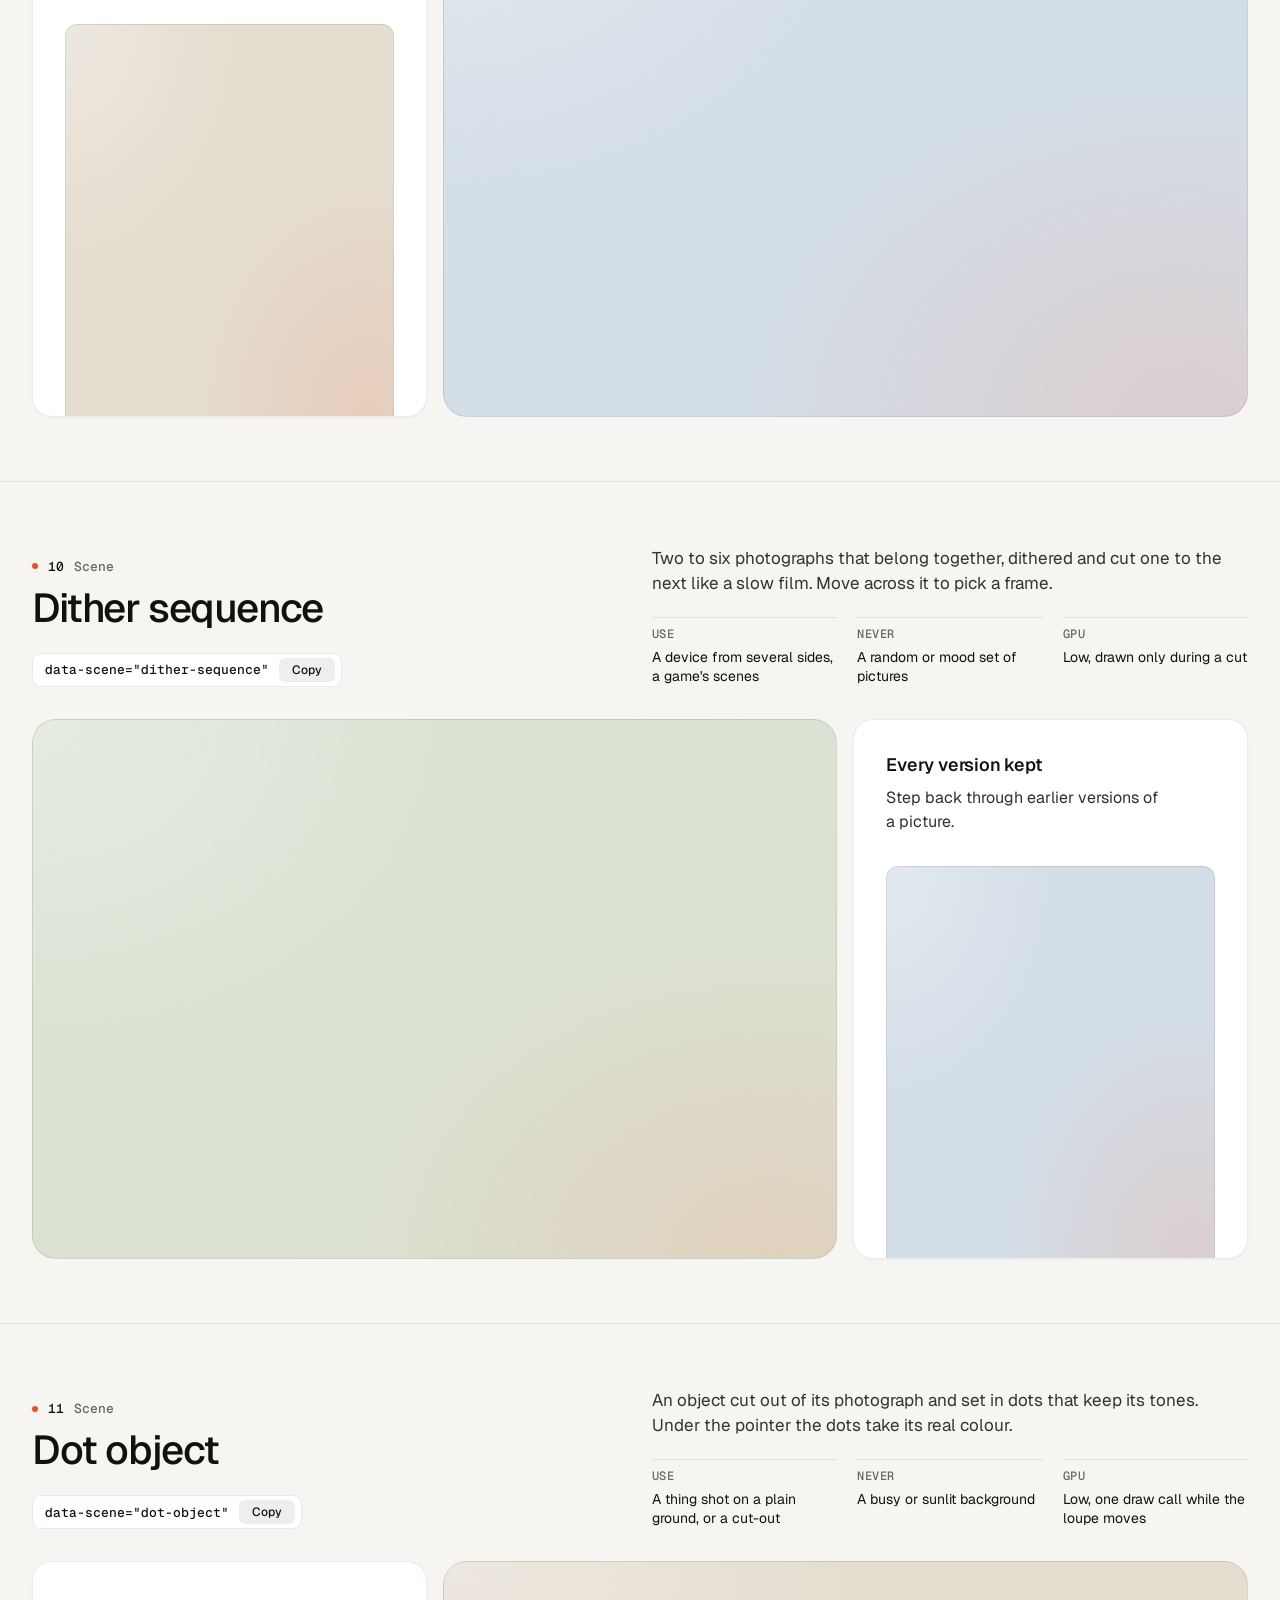
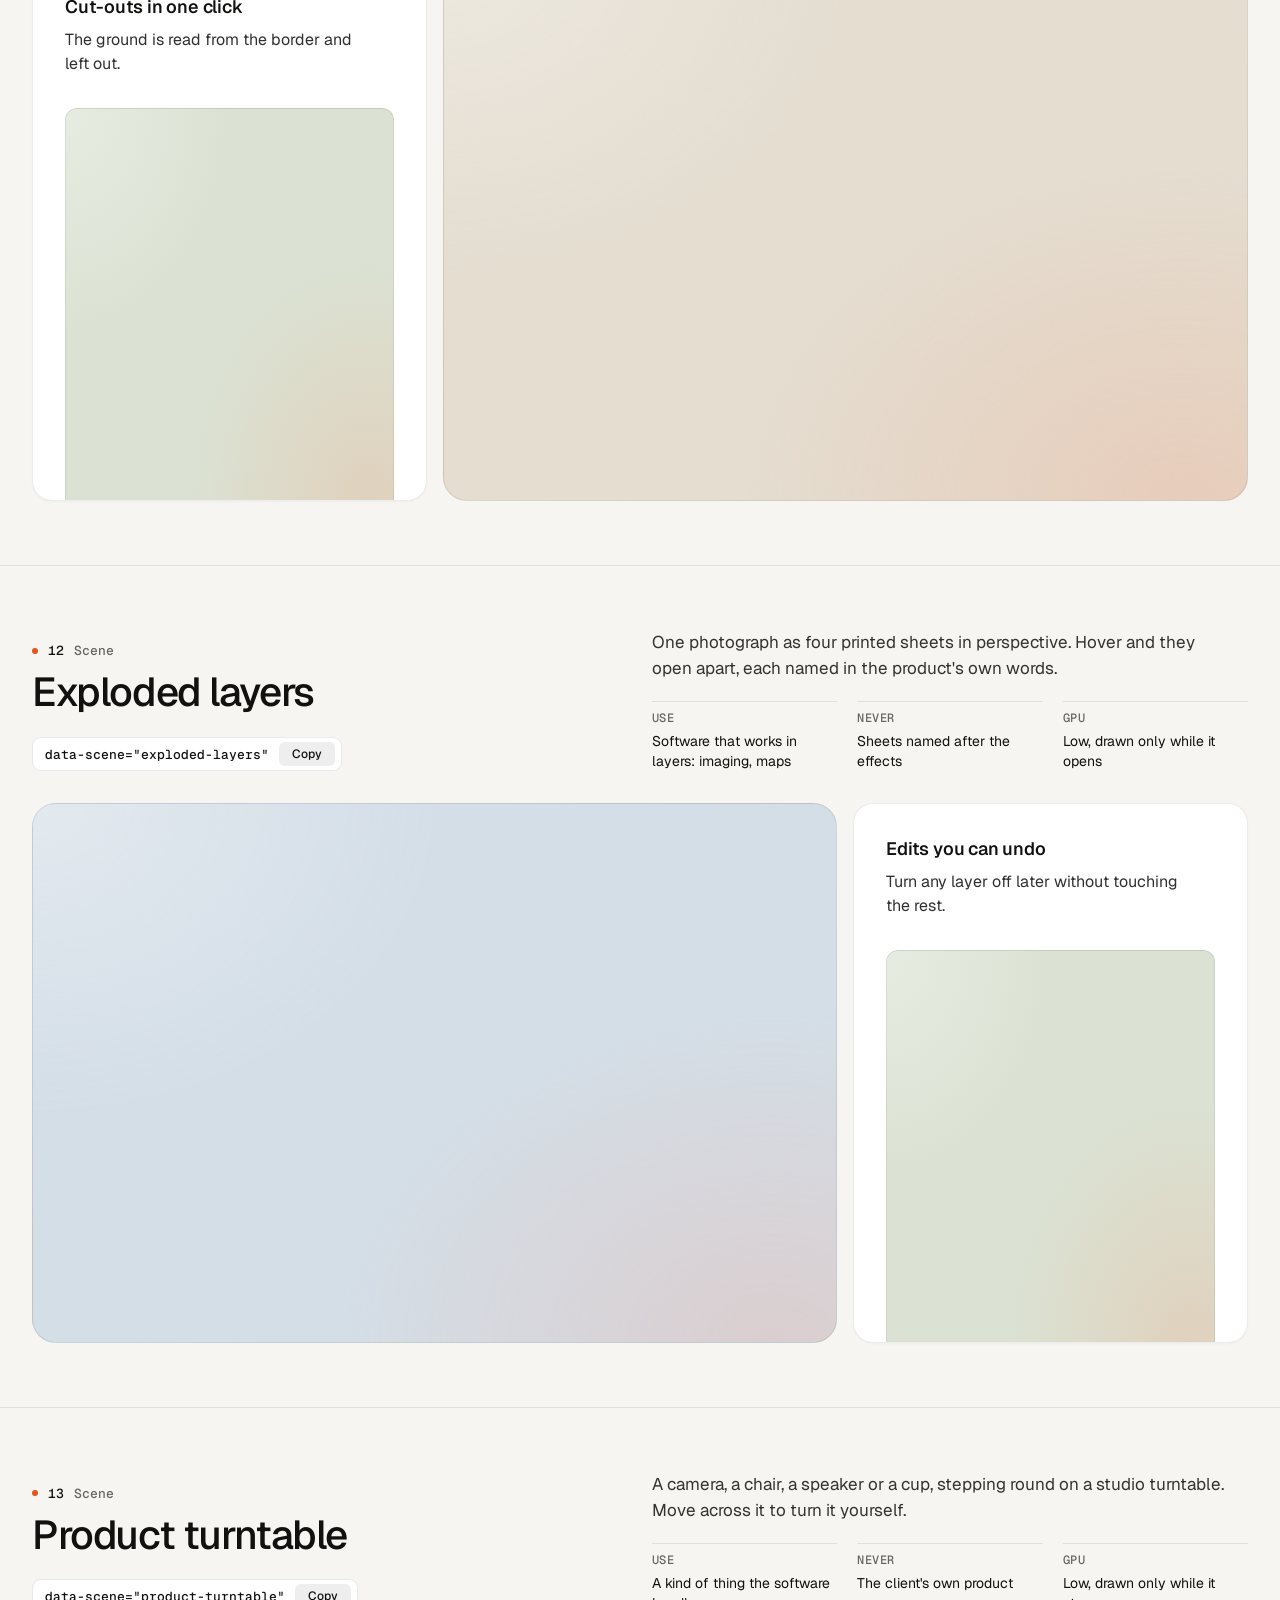
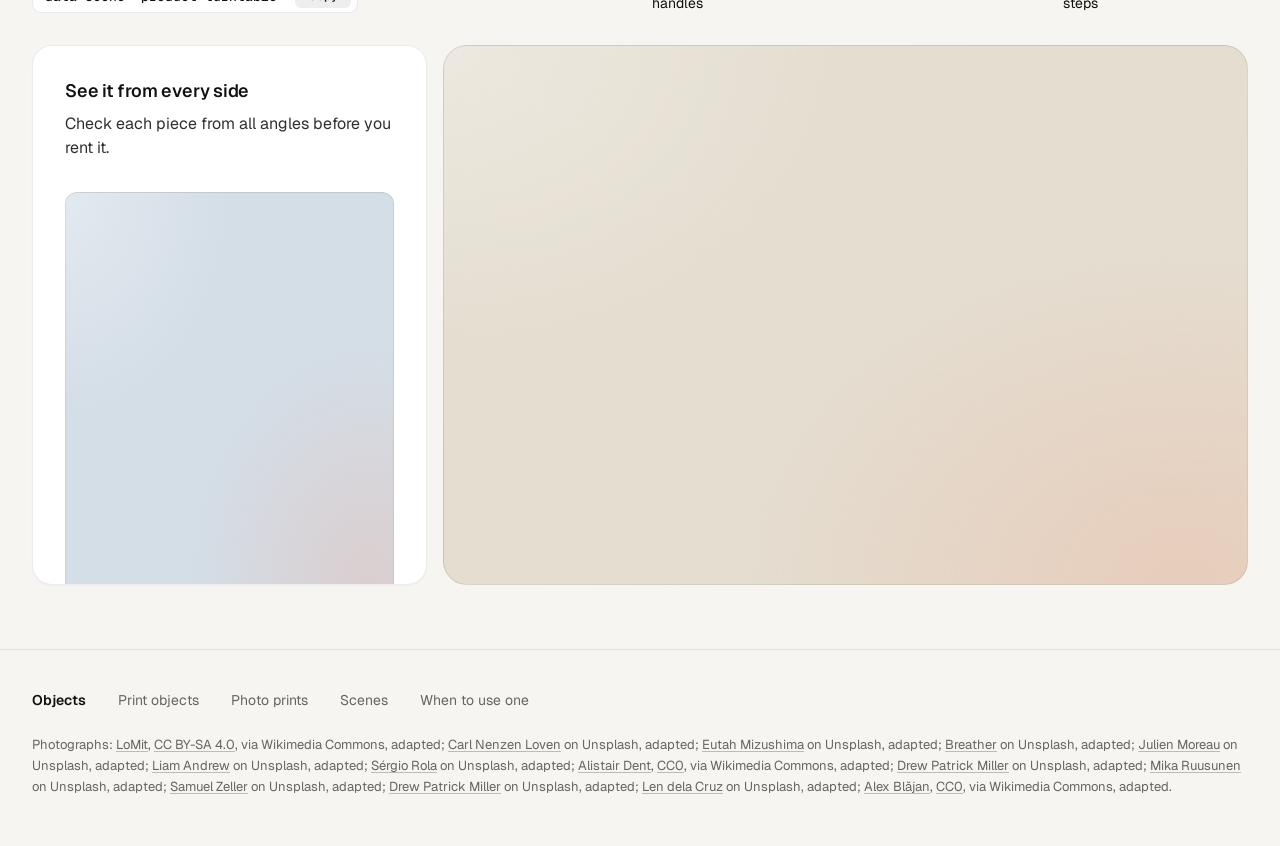
<file: .agents/skills/design-taste-frontend/assets/objects/index.html>
<!doctype html>
<html lang="en" data-palette="paper">
<head>
<script>window.__tpGlMax = 16;   /* a gallery shows many live effects at once; a page of a site keeps the default 4 (fx.js) */</script>
<meta charset="utf-8">
<meta name="viewport" content="width=device-width, initial-scale=1">
<title>Objects</title>
<meta name="description" content="Thirteen objects for one strong moment a page: products drawn in code, photographs printed by a shader, scenes that answer the pointer.">
<link rel="icon" href="data:,">
<link rel="preconnect" href="https://fonts.googleapis.com">
<link rel="preconnect" href="https://fonts.gstatic.com" crossorigin>
<link href="https://fonts.googleapis.com/css2?family=Geist:wght@300..700&family=Geist+Mono:wght@400;500&display=swap" rel="stylesheet">
<link rel="stylesheet" href="../ui/base.css">
<link rel="stylesheet" href="../ui/cards.css">
<style>
  /* palettes: page tokens, four grounds (--g1 sand, --g2 sky, --g3 sage, --g4 deep) and the globe's sea */
  :root {
    --font-text: "Geist", system-ui, sans-serif; --font-mono: "Geist Mono", ui-monospace, monospace;
    --ease: cubic-bezier(.2, .7, .2, 1);
    --gutter: 32px; --max: 1312px;
  }
  [data-palette="paper"] { --bg: #f6f5f1; --card: #ffffff; --surface: #ffffff; --ink: #111110; --muted: #66655f; --accent: #e5531c; --accent-ink: #ffffff;
    --g1: #e4ddd0; --g2: #d4dee7; --g3: #dbe2d3; --g4: #1a2230; --sea: #2f6aa8; --line: rgb(17 17 16 / 0.09); }
  [data-palette="stone"] { --bg: #e6e5e1; --card: #f3f2ef; --surface: #f3f2ef; --ink: #1a1b1d; --muted: #5d5e62; --accent: #2456d6; --accent-ink: #ffffff;
    --g1: #d6d5d0; --g2: #c9d4df; --g3: #dad3c6; --g4: #1d2633; --sea: #2456d6; --line: rgb(26 27 29 / 0.1); }
  [data-palette="graphite"] { --bg: #0b0b0c; --card: #141416; --surface: #141416; --ink: #f2f2ef; --muted: #96979c; --accent: #ff7a3c; --accent-ink: #120c08;
    --g1: #1e1d1b; --g2: #17202a; --g3: #1b201b; --g4: #23262c; --sea: #4f9be0; --line: rgb(242 242 239 / 0.09); }
  [data-palette="night"] { --bg: #070b14; --card: #0e1420; --surface: #0e1420; --ink: #e9edf3; --muted: #8b94a4; --accent: #5ab9fc; --accent-ink: #07101a;
    --g1: #121a29; --g2: #0f2231; --g3: #16202b; --g4: #1b2536; --sea: #5ab9fc; --line: rgb(233 237 243 / 0.09); }

  * { box-sizing: border-box; }
  html { scroll-padding-top: 64px; }
  html, body { margin: 0; }
  body { font-family: var(--font-text); background: var(--bg); color: var(--ink); -webkit-font-smoothing: antialiased; font-size: 16px; line-height: 1.5;
    transition: background-color 320ms var(--ease), color 320ms var(--ease); }
  a { color: inherit; }
  .wrap { max-width: var(--max); margin: 0 auto; padding: 0 var(--gutter); }

  /* ------------------------------------------------ the bar */
  .bar { position: sticky; top: 0; z-index: 30; background: color-mix(in oklab, var(--bg) 84%, transparent); backdrop-filter: blur(16px) saturate(1.2); border-bottom: 1px solid var(--line); }
  .bar__in { height: 64px; display: flex; align-items: center; gap: 32px; }
  .brand { display: inline-flex; align-items: center; gap: 10px; font-weight: 600; font-size: 15px; letter-spacing: -0.01em; text-decoration: none; }
  .brand svg { width: 22px; height: 22px; }
  .brand svg .a { fill: var(--accent); transition: transform 420ms var(--ease); transform-origin: 11px 11px; }
  .brand:hover svg .a { transform: rotate(90deg); }
  .nav { display: flex; gap: 24px; font-size: 14px; }
  .nav a { position: relative; text-decoration: none; color: var(--muted); transition: color 180ms ease; padding: 6px 0; }
  .nav a::after { content: ""; position: absolute; left: 0; right: 0; bottom: 0; height: 1px; background: currentColor; transform: scaleX(0); transform-origin: left; transition: transform 260ms var(--ease); }
  .nav a:hover { color: var(--ink); }
  .nav a:hover::after { transform: scaleX(1); }
  .sp { flex: 1; }
  .swatches { display: flex; align-items: center; gap: 6px; padding: 4px; border-radius: 999px; border: 1px solid var(--line); background: var(--card); }
  .sw { position: relative; width: 26px; height: 26px; border-radius: 50%; border: 0; padding: 0; cursor: pointer; background: linear-gradient(135deg, var(--s-bg) 0 50%, var(--s-ac) 50% 100%);
    box-shadow: inset 0 0 0 1px rgb(0 0 0 / 0.12); transition: transform 200ms var(--ease); }
  .sw::after { content: ""; position: absolute; inset: -3px; border-radius: 50%; box-shadow: 0 0 0 1.5px var(--ink); opacity: 0; transform: scale(0.8); transition: opacity 200ms ease, transform 260ms var(--ease); }
  .sw:hover { transform: scale(1.08); }
  .sw:active { transform: scale(0.94); }
  .sw[aria-pressed="true"]::after { opacity: 1; transform: scale(1); }
  .sw:focus-visible { outline: 2px solid var(--ink); outline-offset: 3px; }
  .sw-label { font-size: 13px; color: var(--muted); min-width: 60px; text-align: right; }

  /* ------------------------------------------------ grounds: a soft lit mesh of the ground's own tone, a fine grain */
  .gr, .card > .panel.gr { --calm-k: 0%; background-color: var(--pg);
    background-image:
      radial-gradient(80% 90% at 92% 100%, color-mix(in oklab, var(--accent) 13%, var(--pg)), transparent 68%),
      radial-gradient(70% 80% at 0% 0%, color-mix(in oklab, var(--lift, #ffffff) var(--lift-k, 34%), var(--pg)), transparent 72%); }
  .gr.dk, [data-palette="graphite"] .gr, [data-palette="night"] .gr { --lift: #ffffff; --lift-k: 6%; }
  .grain { position: absolute; inset: 0; z-index: 0; pointer-events: none; opacity: .32; mix-blend-mode: soft-light; border-radius: inherit;
    background-image: url("data:image/svg+xml;utf8,<svg xmlns='http://www.w3.org/2000/svg' width='160' height='160'><filter id='n'><feTurbulence type='fractalNoise' baseFrequency='.85' numOctaves='2' stitchTiles='stitch'/><feColorMatrix values='0 0 0 0 .5  0 0 0 0 .5  0 0 0 0 .5  0 0 0 .9 0'/></filter><rect width='100%' height='100%' filter='url(%23n)'/></svg>"); }
  .slot { position: absolute; inset: 0; z-index: 1; border-radius: inherit; }
  .slot > .host { position: absolute; inset: 0; border-radius: inherit; overflow: hidden; }

  /* ------------------------------------------------ hero */
  .hero { min-height: calc(100svh - 64px); display: grid; align-items: center; padding: 56px 0; }
  .hero__grid { display: grid; grid-template-columns: repeat(12, minmax(0, 1fr)); gap: 24px; align-items: center; }
  .hero__copy { grid-column: 1 / span 5; }
  .hero h1 { margin: 0; font-size: clamp(44px, 3.4vw + 12px, 72px); line-height: 1.02; letter-spacing: -0.045em; font-weight: 520; text-wrap: balance; }
  .hero__lede { margin: 24px 0 0; font-size: 19px; line-height: 1.5; color: var(--muted); max-width: 40ch; text-wrap: pretty; }
  .index { margin: 40px 0 0; padding: 0; list-style: none; border-top: 1px solid var(--line); max-width: 460px; }
  .index a { display: grid; grid-template-columns: 1fr auto 20px; align-items: center; gap: 16px; padding: 14px 0; border-bottom: 1px solid var(--line); text-decoration: none; font-size: 16px; font-weight: 500; }
  .index a span { font: 500 13px/1 var(--font-mono); color: var(--muted); }
  .index a svg { width: 16px; height: 16px; transition: transform 260ms var(--ease); }
  .index a:hover svg { transform: translateX(4px); }
  .hero__pics { grid-column: 7 / span 6; display: grid; grid-template-columns: 1fr 1fr; gap: 16px; height: min(70svh, 660px); min-height: 440px; }
  .pic { position: relative; overflow: clip; border-radius: 20px; border: 1px solid var(--line); isolation: isolate; }
  .pic img { position: absolute; inset: 0; width: 100%; height: 100%; object-fit: cover; object-position: 50% 42%; display: block; }
  .pic--down { margin-top: 48px; }

  /* ------------------------------------------------ an object, one screen */
  .obj { min-height: calc(100svh - 64px); display: grid; align-content: center; padding: 64px 0; border-top: 1px solid var(--line); }
  .obj__head { display: grid; grid-template-columns: repeat(12, minmax(0, 1fr)); gap: 24px; align-items: end; margin-bottom: 32px; }
  .obj__title { grid-column: 1 / span 5; }
  .obj__n { margin: 0 0 14px; font: 500 13px/1 var(--font-mono); color: var(--muted); display: flex; gap: 10px; align-items: center; }
  .obj__n b { color: var(--ink); font-weight: 500; }
  .obj__n i { width: 6px; height: 6px; border-radius: 50%; background: var(--accent); display: inline-block; }
  .obj h2 { margin: 0; font-size: clamp(34px, 1.9vw + 16px, 52px); line-height: 1.04; letter-spacing: -0.035em; font-weight: 520; text-wrap: balance; }
  .obj__about { grid-column: 7 / span 6; }
  .obj__line { margin: 0; font-size: 17px; line-height: 1.5; color: color-mix(in oklab, var(--ink) 82%, var(--bg)); max-width: 52ch; text-wrap: pretty; }
  .facts { display: grid; grid-template-columns: repeat(3, minmax(0, 1fr)); gap: 20px; margin: 20px 0 0; }
  .facts div { border-top: 1px solid var(--line); padding-top: 10px; }
  .facts dt { font: 500 12px/1 var(--font-mono); color: var(--muted); text-transform: uppercase; letter-spacing: .04em; }
  .facts dd { margin: 8px 0 0; font-size: 14px; line-height: 1.4; }
  .copy { margin-top: 24px; display: inline-flex; align-items: center; gap: 10px; height: 34px; padding: 0 6px 0 12px; border-radius: 9px; border: 1px solid var(--line);
    background: var(--card); color: var(--ink); font: 500 13px/1 var(--font-mono); cursor: pointer; transition: border-color 180ms ease, transform 160ms var(--ease); }
  .copy:hover { border-color: color-mix(in oklab, var(--ink) 24%, transparent); }
  .copy:active { transform: scale(0.97); }
  .copy:focus-visible { outline: 2px solid var(--ink); outline-offset: 2px; }
  .copy em { font-style: normal; display: inline-grid; place-items: center; height: 24px; padding: 0 8px; border-radius: 6px; background: color-mix(in oklab, var(--ink) 7%, transparent); font-family: var(--font-text); font-size: 12px; overflow: hidden; }
  .copy em span { grid-area: 1 / 1; transition: transform 260ms var(--ease), opacity 200ms ease; }
  .copy em span + span { transform: translateY(110%); opacity: 0; }
  .copy.done em span:first-child { transform: translateY(-110%); opacity: 0; }
  .copy.done em span + span { transform: none; opacity: 1; }

  .duo { display: grid; grid-template-columns: repeat(12, minmax(0, 1fr)); gap: 16px; height: clamp(400px, calc(100svh - 360px), 600px); }
  .big { grid-column: 1 / span 8; position: relative; overflow: clip; isolation: isolate; border-radius: 24px; border: 1px solid var(--line); }
  .duo .card { grid-column: 9 / span 4; }
  .obj:nth-of-type(even) .big { grid-column: 5 / span 8; grid-row: 1; }
  .obj:nth-of-type(even) .duo .card { grid-column: 1 / span 4; grid-row: 1; }
  .duo .card > .panel { flex: 1 1 auto; min-height: 0; }

  /* ------------------------------------------------ footer */
  .foot { border-top: 1px solid var(--line); padding: 40px 0 48px; font-size: 14px; color: var(--muted); }
  .foot__row { display: flex; flex-wrap: wrap; gap: 12px 32px; align-items: baseline; }
  .foot__row b { color: var(--ink); font-weight: 600; }
  .foot__row a { text-decoration: none; }
  .foot__row a:hover { color: var(--ink); }
  .credits { margin: 24px 0 0; font-size: 13px; line-height: 1.6; color: var(--muted); }
  .credits a { text-decoration: underline; text-decoration-color: color-mix(in oklab, currentColor 40%, transparent); text-underline-offset: 2px; }

  @media (max-width: 1023px) {
    .hero__copy, .hero__pics { grid-column: 1 / -1; }
    .hero__pics { height: auto; min-height: 0; }
    .pic { aspect-ratio: 3 / 4; }
    .obj__title, .obj__about { grid-column: 1 / -1; }
    .duo { height: auto; grid-template-columns: minmax(0, 1fr); }
    .big, .duo .card, .obj:nth-of-type(even) .big, .obj:nth-of-type(even) .duo .card { grid-column: 1 / -1; grid-row: auto; }
    .big { aspect-ratio: 4 / 3; }
    .duo .card > .panel { flex: none; height: 320px; }
  }
  @media (max-width: 760px) {
    :root { --gutter: 16px; }
    .nav, .sw-label { display: none; }
    .hero { padding: 32px 0 40px; }
    .hero__lede { font-size: 17px; }
    .hero__pics { gap: 10px; }
    .pic { border-radius: 16px; }
    .pic--down { margin-top: 28px; }
    .obj { padding: 72px 0; min-height: 0; }
    .obj .wrap { display: flex; flex-direction: column; }
    .obj__head, .obj__about { display: contents; }
    .obj__title { order: 1; margin-bottom: 16px; }
    .obj__line { order: 2; margin-bottom: 28px; }
    .duo { order: 3; }
    .facts { order: 4; margin-top: 28px; }
    .copy, .index { display: none; }
    .facts { grid-template-columns: minmax(0, 1fr); gap: 0; }
    .facts div { display: grid; grid-template-columns: 96px 1fr; gap: 12px; padding: 10px 0; }
    .facts dd { margin: 0; }
    .big { aspect-ratio: 4 / 5; border-radius: 18px; }
    .duo .card > .panel { height: 300px; }
  }
  @media (prefers-reduced-motion: reduce) { *, *::before, *::after { transition-duration: 0ms !important; } }
</style>
</head>
<body>
<header class="bar">
  <div class="wrap bar__in">
    <a class="brand" href="#top" aria-label="Objects, back to the top">
      <svg viewBox="0 0 22 22" aria-hidden="true"><rect x="1" y="1" width="20" height="20" rx="6" fill="currentColor"/><rect class="a" x="7" y="7" width="8" height="8" rx="2"/></svg>
      Objects
    </a>
    <nav class="nav" aria-label="Families">
      <a href="#print-cup">Print objects</a>
      <a href="#photo-halftone">Photo prints</a>
      <a href="#split-reveal">Scenes</a>
    </nav>
    <span class="sp"></span>
    <span class="sw-label" id="sw-label">Paper</span>
    <div class="swatches" role="group" aria-label="Palette">
      <button type="button" class="sw" data-pal="paper" aria-label="Paper" aria-pressed="true" style="--s-bg:#f6f5f1;--s-ac:#e5531c"></button>
      <button type="button" class="sw" data-pal="stone" aria-label="Stone" aria-pressed="false" style="--s-bg:#e6e5e1;--s-ac:#2456d6"></button>
      <button type="button" class="sw" data-pal="graphite" aria-label="Graphite" aria-pressed="false" style="--s-bg:#141416;--s-ac:#ff7a3c"></button>
      <button type="button" class="sw" data-pal="night" aria-label="Night" aria-pressed="false" style="--s-bg:#0e1420;--s-ac:#5ab9fc"></button>
    </div>
  </div>
</header>

<main id="top">
  <section class="hero">
    <div class="wrap hero__grid">
      <div class="hero__copy">
        <h1>Objects for one strong moment a page.</h1>
        <p class="hero__lede">Products drawn in code, photographs printed by a shader, and scenes that answer the pointer. A photograph leads where there is one. An object leads where there is none.</p>
        <ul class="index">
          <li><a href="#print-cup">Print objects <span>05</span><svg viewBox="0 0 16 16" fill="none" stroke="currentColor" stroke-width="1.5" aria-hidden="true"><path d="M3 8h10M9 4l4 4-4 4"/></svg></a></li>
          <li><a href="#photo-halftone">Photo prints <span>03</span><svg viewBox="0 0 16 16" fill="none" stroke="currentColor" stroke-width="1.5" aria-hidden="true"><path d="M3 8h10M9 4l4 4-4 4"/></svg></a></li>
          <li><a href="#split-reveal">Scenes <span>05</span><svg viewBox="0 0 16 16" fill="none" stroke="currentColor" stroke-width="1.5" aria-hidden="true"><path d="M3 8h10M9 4l4 4-4 4"/></svg></a></li>
        </ul>
      </div>
      <div class="hero__pics">
        <div class="pic"><img src="photo-kit/photos/lamp.jpg" width="1280" height="1757" alt="Cream ceramic table lamp on a glossy side table in low sun" decoding="async"></div>
        <article class="pic pic--down gr" style="--pg: var(--g1)" aria-label="A balanced-arm desk lamp">
          <div class="grain"></div>
          <div class="slot" data-slot='{"kind":"print","id":"print-lamp","place":"card","ground":"g1","params":{"size":1.06,"x":-0.08,"y":-0.2}}'></div>
        </article>
      </div>
    </div>
  </section>

  <!-- ===================================================== print objects -->
  <section class="obj" id="print-cup">
    <div class="wrap">
      <div class="obj__head">
        <div class="obj__title"><p class="obj__n"><i></i><b>01</b> Print object</p><h2>Cup and saucer</h2>
          <button type="button" class="copy" data-copy='<div data-print="print-cup" data-print-place="card"></div>'>data-print="print-cup"<em><span>Copy</span><span>Copied</span></em></button></div>
        <div class="obj__about">
          <p class="obj__line">A porcelain cup of coffee on its saucer, the glaze in your accent. Click it to stir.</p>
          <dl class="facts"><div><dt>Leads</dt><dd>A tableware maker with no photographs</dd></div><div><dt>As a print</dt><dd>A software card about a morning</dd></div><div><dt>GPU</dt><dd>High while it turns, one frame at rest</dd></div></dl>
        </div>
      </div>
      <div class="duo">
        <article class="big gr" style="--pg: var(--g1)"><div class="grain"></div>
          <div class="slot" data-slot='{"kind":"print","id":"print-cup","place":"hero","ground":"g1","params":{"size":0.96,"x":0.16,"y":-0.04}}'></div></article>
        <article class="card"><h3>Morning digest</h3><p>One email at 8:00 with everything that changed overnight.</p>
          <div class="panel gr" style="--pg: var(--g2)"><div class="grain"></div>
            <div class="slot" data-slot='{"kind":"print","id":"print-cup","place":"card","ground":"g2","params":{"effect":"halftone","turn":0}}'></div></div></article>
      </div>
    </div>
  </section>

  <section class="obj" id="print-wheel">
    <div class="wrap">
      <div class="obj__head">
        <div class="obj__title"><p class="obj__n"><i></i><b>02</b> Print object</p><h2>Bicycle wheel</h2>
          <button type="button" class="copy" data-copy='<div data-print="print-wheel" data-print-place="card"></div>'>data-print="print-wheel"<em><span>Copy</span><span>Copied</span></em></button></div>
        <div class="obj__about">
          <p class="obj__line">A road wheel with a tan-wall tyre, an alloy rim and 24 spokes, the hub in your accent. Click it to spin it up.</p>
          <dl class="facts"><div><dt>Leads</dt><dd>A maker of wheels or hubs, never a whole bike</dd></div><div><dt>As a print</dt><dd>A card about speed or a mechanism</dd></div><div><dt>GPU</dt><dd>High while it turns, one frame at rest</dd></div></dl>
        </div>
      </div>
      <div class="duo">
        <article class="big gr" style="--pg: var(--g2)"><div class="grain"></div>
          <div class="slot" data-slot='{"kind":"print","id":"print-wheel","place":"card","ground":"g2","params":{"size":1.34,"x":-0.08,"y":-0.3}}'></div></article>
        <article class="card"><h3>Background sync</h3><p>Runs every five minutes, whether the app is open or not.</p>
          <div class="panel gr" style="--pg: var(--g3)"><div class="grain"></div>
            <div class="slot" data-slot='{"kind":"print","id":"print-wheel","place":"card","ground":"g3","params":{"effect":"halftone","turn":0}}'></div></div></article>
      </div>
    </div>
  </section>

  <section class="obj" id="print-lamp">
    <div class="wrap">
      <div class="obj__head">
        <div class="obj__title"><p class="obj__n"><i></i><b>03</b> Print object</p><h2>Desk lamp</h2>
          <button type="button" class="copy" data-copy='<div data-print="print-lamp" data-print-place="card"></div>'>data-print="print-lamp"<em><span>Copy</span><span>Copied</span></em></button></div>
        <div class="obj__about">
          <p class="obj__line">A balanced-arm desk lamp on chrome springs, the base and shade enamelled in your accent. Click it to switch it on.</p>
          <dl class="facts"><div><dt>Leads</dt><dd>A lighting maker with no photographs</dd></div><div><dt>As a print</dt><dd>A card about focus or working late</dd></div><div><dt>GPU</dt><dd>High while it moves, one frame at rest</dd></div></dl>
        </div>
      </div>
      <div class="duo">
        <article class="big gr" style="--pg: var(--g3)"><div class="grain"></div>
          <div class="slot" data-slot='{"kind":"print","id":"print-lamp","place":"hero","ground":"g3","params":{"size":0.98,"x":0.14,"y":-0.06,"angle":-24}}'></div></article>
        <article class="card"><h3>Focus mode</h3><p>Alerts wait until you switch it off.</p>
          <div class="panel gr dk" style="--pg: var(--g4)"><div class="grain"></div>
            <div class="slot" data-slot='{"kind":"print","id":"print-lamp","place":"card","ground":"g4","params":{"effect":"dither","step":1,"turn":0}}' aria-label="A desk lamp, switched on"></div></div></article>
      </div>
    </div>
  </section>

  <section class="obj" id="print-globe">
    <div class="wrap">
      <div class="obj__head">
        <div class="obj__title"><p class="obj__n"><i></i><b>04</b> Print object</p><h2>Desk globe</h2>
          <button type="button" class="copy" data-copy='<div data-print="print-globe" data-print-place="card" data-print-params=&apos;{"effect":"engrave"}&apos;></div>'>data-print="print-globe"<em><span>Copy</span><span>Copied</span></em></button></div>
        <div class="obj__about">
          <p class="obj__line">A desk globe with the real coastlines, a brass meridian and a walnut stand. Its sea takes a blue or teal accent. Click it to spin.</p>
          <dl class="facts"><div><dt>Leads</dt><dd>A maker of globes or maps</dd></div><div><dt>As a print</dt><dd>A card about regions or shipping</dd></div><div><dt>GPU</dt><dd>High while it turns, one frame at rest</dd></div></dl>
        </div>
      </div>
      <div class="duo">
        <article class="big gr" style="--pg: var(--g2)"><div class="grain"></div>
          <div class="slot" data-slot='{"kind":"print","id":"print-globe","place":"card","ground":"g2","sea":true,"params":{"size":1.3,"x":-0.1,"y":-0.3}}'></div></article>
        <article class="card"><h3>14 regions</h3><p>Pick where your data lives. Move it later in two clicks.</p>
          <div class="panel gr dk" style="--pg: var(--g4)"><div class="grain"></div>
            <div class="slot" data-slot='{"kind":"print","id":"print-globe","place":"card","ground":"g4","sea":true,"params":{"effect":"engrave","turn":0}}'></div></div></article>
      </div>
    </div>
  </section>

  <section class="obj" id="print-cards">
    <div class="wrap">
      <div class="obj__head">
        <div class="obj__title"><p class="obj__n"><i></i><b>05</b> Print object</p><h2>Playing cards</h2>
          <button type="button" class="copy" data-copy='<div data-print="print-cards" data-print-place="card"></div>'>data-print="print-cards"<em><span>Copy</span><span>Copied</span></em></button></div>
        <div class="obj__about">
          <p class="obj__line">A stack of playing cards, the ace of diamonds face up and the backs in your accent. Click to fan them out.</p>
          <dl class="facts"><div><dt>Leads</dt><dd>A maker of card or board games</dd></div><div><dt>As a print</dt><dd>A games card about a hand or a deal</dd></div><div><dt>GPU</dt><dd>High while it moves, one frame at rest</dd></div></dl>
        </div>
      </div>
      <div class="duo">
        <article class="big gr" style="--pg: var(--g3)"><div class="grain"></div>
          <div class="slot" data-slot='{"kind":"print","id":"print-cards","place":"hero","ground":"g3","params":{"size":0.98,"x":0.16,"y":-0.04}}'></div></article>
        <article class="card"><h3>Fair draws</h3><p>Every shuffle is logged, so any player can check a deal.</p>
          <div class="panel gr" style="--pg: var(--g1)"><div class="grain"></div>
            <div class="slot" data-slot='{"kind":"print","id":"print-cards","place":"card","ground":"g1","params":{"effect":"halftone","turn":0}}'></div></div></article>
      </div>
    </div>
  </section>

  <!-- ===================================================== photo prints -->
  <section class="obj" id="photo-halftone">
    <div class="wrap">
      <div class="obj__head">
        <div class="obj__title"><p class="obj__n"><i></i><b>06</b> Photo print</p><h2>Halftone photograph</h2>
          <button type="button" class="copy" data-copy="import print from './assets/objects/photo-halftone/object.js'; print.mount(frame, { palette: fx.readPalette(frame) });">photo-halftone<em><span>Copy</span><span>Copied</span></em></button></div>
        <div class="obj__about">
          <p class="obj__line">One photograph in one ink: round dots on a 45° screen, clean paper in the light. Point at it and a loupe shows its colour.</p>
          <dl class="facts"><div><dt>Use</dt><dd>One photograph band on a design or software page</dd></div><div><dt>Never</dt><dd>A hero photograph, a cafe, a guesthouse</dd></div><div><dt>GPU</dt><dd>Low, one context, still at rest</dd></div></dl>
        </div>
      </div>
      <div class="duo">
        <article class="big gr" style="--pg: var(--g1)">
          <div class="slot" data-slot='{"kind":"photo","id":"photo-halftone","ground":"g1","photo":"concrete"}'></div></article>
        <article class="card"><h3>Screens for print</h3><p>Send any photograph to press as a one-ink halftone.</p>
          <div class="panel gr" style="--pg: var(--g2)">
            <div class="slot" data-slot='{"kind":"photo","id":"photo-halftone","ground":"g2","photo":"lamp","params":{"tint":1}}'></div></div></article>
      </div>
    </div>
  </section>

  <section class="obj" id="photo-engraving">
    <div class="wrap">
      <div class="obj__head">
        <div class="obj__title"><p class="obj__n"><i></i><b>07</b> Photo print</p><h2>Engraved photograph</h2>
          <button type="button" class="copy" data-copy="import print from './assets/objects/photo-engraving/object.js'; print.mount(frame, { palette: fx.readPalette(frame) });">photo-engraving<em><span>Copy</span><span>Copied</span></em></button></div>
        <div class="obj__about">
          <p class="obj__line">Diagonal lines that swell in the shadows and bend over the forms, over a light wash of the photograph's colour. Point at it and the lines part.</p>
          <dl class="facts"><div><dt>Use</dt><dd>A tile whose subject is the photograph</dd></div><div><dt>Never</dt><dd>A hero photograph, a cafe, a guesthouse</dd></div><div><dt>GPU</dt><dd>Low, one context, still at rest</dd></div></dl>
        </div>
      </div>
      <div class="duo">
        <article class="big gr" style="--pg: var(--g2)">
          <div class="slot" data-slot='{"kind":"photo","id":"photo-engraving","ground":"g2","photo":"platform","photoDark":"concrete"}'></div></article>
        <article class="card"><h3>Line art from a photo</h3><p>Turn a product shot into a plate for packaging.</p>
          <div class="panel gr" style="--pg: var(--g3)">
            <div class="slot" data-slot='{"kind":"photo","id":"photo-engraving","ground":"g3","photo":"concrete","photoDark":"room"}'></div></div></article>
      </div>
    </div>
  </section>

  <section class="obj" id="photo-dither">
    <div class="wrap">
      <div class="obj__head">
        <div class="obj__title"><p class="obj__n"><i></i><b>08</b> Photo print</p><h2>Dithered photograph</h2>
          <button type="button" class="copy" data-copy="import print from './assets/objects/photo-dither/object.js'; print.mount(frame, { palette: fx.readPalette(frame) });">photo-dither<em><span>Copy</span><span>Copied</span></em></button></div>
        <div class="obj__about">
          <p class="obj__line">A three-colour grain from the photograph's deepest and most colourful tones. Point at it and the photograph develops through the grain.</p>
          <dl class="facts"><div><dt>Use</dt><dd>A games or AI page's one photograph</dd></div><div><dt>Never</dt><dd>A hero photograph, a cafe, a guesthouse</dd></div><div><dt>GPU</dt><dd>Low, one context, still at rest</dd></div></dl>
        </div>
      </div>
      <div class="duo">
        <article class="big gr" style="--pg: var(--g3)">
          <div class="slot" data-slot='{"kind":"photo","id":"photo-dither","ground":"g3","photo":"room"}'></div></article>
        <article class="card"><h3>Three colours, any picture</h3><p>A grain that keeps a photograph readable in two inks and the paper.</p>
          <div class="panel gr" style="--pg: var(--g1)">
            <div class="slot" data-slot='{"kind":"photo","id":"photo-dither","ground":"g1","photo":"platform"}'></div></div></article>
      </div>
    </div>
  </section>

  <!-- ===================================================== scenes -->
  <section class="obj" id="split-reveal">
    <div class="wrap">
      <div class="obj__head">
        <div class="obj__title"><p class="obj__n"><i></i><b>09</b> Scene</p><h2>Split reveal</h2>
          <button type="button" class="copy" data-copy='<div data-scene="split-reveal" data-scene-src="assets/img/photo.jpg"></div>'>data-scene="split-reveal"<em><span>Copy</span><span>Copied</span></em></button></div>
        <div class="obj__about">
          <p class="obj__line">One photograph, half of it printed as a halftone screen. The line follows the pointer; on a phone it follows a drag.</p>
          <dl class="facts"><div><dt>Use</dt><dd>A photo or design app, a device, a game's key art</dd></div><div><dt>Never</dt><dd>A place, a service, a product page</dd></div><div><dt>GPU</dt><dd>Low, drawn only while the line moves</dd></div></dl>
        </div>
      </div>
      <div class="duo">
        <article class="big gr" style="--pg: var(--g2)">
          <div class="slot" data-slot='{"kind":"scene","id":"split-reveal","ground":"g2","src":"default"}'></div></article>
        <article class="card"><h3>Before and after</h3><p>Drag the line to compare the print with the original.</p>
          <div class="panel gr" style="--pg: var(--g1)">
            <div class="slot" data-slot='{"kind":"scene","id":"split-reveal","ground":"g1","src":"roof","params":{"side":"right","split":0.42}}'></div></div></article>
      </div>
    </div>
  </section>

  <section class="obj" id="dither-sequence">
    <div class="wrap">
      <div class="obj__head">
        <div class="obj__title"><p class="obj__n"><i></i><b>10</b> Scene</p><h2>Dither sequence</h2>
          <button type="button" class="copy" data-copy='<div data-scene="dither-sequence" data-scene-src=&apos;[{"src":"a.jpg"},{"src":"b.jpg"}]&apos;></div>'>data-scene="dither-sequence"<em><span>Copy</span><span>Copied</span></em></button></div>
        <div class="obj__about">
          <p class="obj__line">Two to six photographs that belong together, dithered and cut one to the next like a slow film. Move across it to pick a frame.</p>
          <dl class="facts"><div><dt>Use</dt><dd>A device from several sides, a game's scenes</dd></div><div><dt>Never</dt><dd>A random or mood set of pictures</dd></div><div><dt>GPU</dt><dd>Low, drawn only during a cut</dd></div></dl>
        </div>
      </div>
      <div class="duo">
        <article class="big gr" style="--pg: var(--g3)">
          <div class="slot" data-slot='{"kind":"scene","id":"dither-sequence","ground":"g3","src":"default"}'></div></article>
        <article class="card"><h3>Every version kept</h3><p>Step back through earlier versions of a picture.</p>
          <div class="panel gr" style="--pg: var(--g2)">
            <div class="slot" data-slot='{"kind":"scene","id":"dither-sequence","ground":"g2","src":"spirals","params":{"fit":"contain","autoplay":0}}'></div></div></article>
      </div>
    </div>
  </section>

  <section class="obj" id="dot-object">
    <div class="wrap">
      <div class="obj__head">
        <div class="obj__title"><p class="obj__n"><i></i><b>11</b> Scene</p><h2>Dot object</h2>
          <button type="button" class="copy" data-copy='<div data-scene="dot-object" data-scene-src="assets/img/object-on-white.jpg"></div>'>data-scene="dot-object"<em><span>Copy</span><span>Copied</span></em></button></div>
        <div class="obj__about">
          <p class="obj__line">An object cut out of its photograph and set in dots that keep its tones. Under the pointer the dots take its real colour.</p>
          <dl class="facts"><div><dt>Use</dt><dd>A thing shot on a plain ground, or a cut-out</dd></div><div><dt>Never</dt><dd>A busy or sunlit background</dd></div><div><dt>GPU</dt><dd>Low, one draw call while the loupe moves</dd></div></dl>
        </div>
      </div>
      <div class="duo">
        <article class="big gr" style="--pg: var(--g1)">
          <div class="slot" data-slot='{"kind":"scene","id":"dot-object","ground":"g1","src":"default"}'></div></article>
        <article class="card"><h3>Cut-outs in one click</h3><p>The ground is read from the border and left out.</p>
          <div class="panel gr" style="--pg: var(--g3)">
            <div class="slot" data-slot='{"kind":"scene","id":"dot-object","ground":"g3","src":"dahlia"}'></div></div></article>
      </div>
    </div>
  </section>

  <section class="obj" id="exploded-layers">
    <div class="wrap">
      <div class="obj__head">
        <div class="obj__title"><p class="obj__n"><i></i><b>12</b> Scene</p><h2>Exploded layers</h2>
          <button type="button" class="copy" data-copy='<div data-scene="exploded-layers" data-scene-src="assets/img/photo.jpg" data-scene-params=&apos;{"names":["Photo","Colour","Light","Depth"]}&apos;></div>'>data-scene="exploded-layers"<em><span>Copy</span><span>Copied</span></em></button></div>
        <div class="obj__about">
          <p class="obj__line">One photograph as four printed sheets in perspective. Hover and they open apart, each named in the product's own words.</p>
          <dl class="facts"><div><dt>Use</dt><dd>Software that works in layers: imaging, maps</dd></div><div><dt>Never</dt><dd>Sheets named after the effects</dd></div><div><dt>GPU</dt><dd>Low, drawn only while it opens</dd></div></dl>
        </div>
      </div>
      <div class="duo">
        <article class="big gr" style="--pg: var(--g2)">
          <div class="slot" data-slot='{"kind":"scene","id":"exploded-layers","ground":"g2","src":"default","params":{"names":["Photo","Colour","Light","Depth"]}}'></div></article>
        <article class="card"><h3>Edits you can undo</h3><p>Turn any layer off later without touching the rest.</p>
          <div class="panel gr" style="--pg: var(--g3)">
            <div class="slot" data-slot='{"kind":"scene","id":"exploded-layers","ground":"g3","src":"lattice"}'></div></div></article>
      </div>
    </div>
  </section>

  <section class="obj" id="product-turntable">
    <div class="wrap">
      <div class="obj__head">
        <div class="obj__title"><p class="obj__n"><i></i><b>13</b> Scene</p><h2>Product turntable</h2>
          <button type="button" class="copy" data-copy='<div data-scene="product-turntable" data-scene-params=&apos;{"form":"chair"}&apos;></div>'>data-scene="product-turntable"<em><span>Copy</span><span>Copied</span></em></button></div>
        <div class="obj__about">
          <p class="obj__line">A camera, a chair, a speaker or a cup, stepping round on a studio turntable. Move across it to turn it yourself.</p>
          <dl class="facts"><div><dt>Use</dt><dd>A kind of thing the software handles</dd></div><div><dt>Never</dt><dd>The client's own product</dd></div><div><dt>GPU</dt><dd>Low, drawn only while it steps</dd></div></dl>
        </div>
      </div>
      <div class="duo">
        <article class="big gr" style="--pg: var(--g1)">
          <div class="slot" data-slot='{"kind":"scene","id":"product-turntable","ground":"g1","params":{"form":"camera"}}' aria-label="A camera on a turntable"></div></article>
        <article class="card"><h3>See it from every side</h3><p>Check each piece from all angles before you rent it.</p>
          <div class="panel gr" style="--pg: var(--g2)">
            <div class="slot" data-slot='{"kind":"scene","id":"product-turntable","ground":"g2","params":{"form":"chair","start":-40,"autoplay":0}}' aria-label="A side chair"></div></div></article>
      </div>
    </div>
  </section>
</main>

<footer class="foot">
  <div class="wrap">
    <div class="foot__row">
      <b>Objects</b>
      <a href="_print-core/README.md">Print objects</a>
      <a href="photo-kit/README.md">Photo prints</a>
      <a href="_scenes/README.md">Scenes</a>
      <a href="../../references/effects-objects.md">When to use one</a>
    </div>
    <p class="credits" id="credits"></p>
  </div>
</footer>

<script type="module">
  /*
    The showcase's own mounting: every [data-slot] mounts when it comes near the screen and is destroyed
    when it leaves, and never more than MAX are mounted at once, so the page holds at most 4 live WebGL
    contexts (each mounted object holds one at most; still print objects hold none).
  */
  import fx from '../effects/fx.js';
  import { creditsLine } from './photo-kit/photo.js';
  import { DEFAULT_PHOTO as SPLIT } from './split-reveal/object.js';
  import { DEFAULT_SEQUENCE } from './dither-sequence/object.js';
  import { DEFAULT_PHOTO as TULIP } from './dot-object/object.js';
  import { DEFAULT_PHOTO as MIXER } from './exploded-layers/object.js';

  const MAX = 4, CAP = { print: 4, photo: 3, scene: 4 };
  const root = document.documentElement;
  const q = new URLSearchParams(location.search);
  const U = 'https://unsplash.com/license', CC0 = 'https://creativecommons.org/publicdomain/zero/1.0/';
  const SRC = {
    roof: { id: 618, ratio: 1.5, alt: 'Curving glass and steel lattice roof in black and white', by: 'Mika Ruusunen', licence: 'Unsplash licence', licenceUrl: U, page: 'https://unsplash.com/photos/ypVM8PnygUo' },
    lattice: { id: 893, ratio: 1.5, alt: 'Curved latticed building facade forming sweeping lines', by: 'Samuel Zeller', licence: 'Unsplash licence', licenceUrl: U, page: 'https://unsplash.com/photos/j0g8taxHZa0' },
    spirals: [
      { id: 949, ratio: 0.66, alt: 'A white spiral atrium under a glass dome, seen from below', by: 'Drew Patrick Miller', licence: 'Unsplash licence', licenceUrl: U, page: 'https://unsplash.com/photos/VLT62-JzddA' },
      { id: 679, ratio: 1, alt: 'Spiralling concrete curves around a small round window', by: 'Len dela Cruz', licence: 'Unsplash licence', licenceUrl: U, page: 'https://unsplash.com/photos/ScEKf8u7y-c' },
    ],
    dahlia: { id: 'commons-minimal-orange-dahlia', source: 'commons', ratio: 1.523, width: 5830, focus: [0.5, 0.5], alt: 'An orange dahlia on a black ground', by: 'Alex Blăjan', licence: 'CC0', licenceUrl: CC0,
      url: 'https://upload.wikimedia.org/wikipedia/commons/5/5e/Minimal_orange_dahlia_%28Unsplash%29.jpg', page: 'https://commons.wikimedia.org/wiki/File:Minimal_orange_dahlia_(Unsplash).jpg' },
  };
  const DEFAULTS = { 'split-reveal': SPLIT, 'dither-sequence': DEFAULT_SEQUENCE, 'dot-object': TULIP, 'exploded-layers': MIXER };
  const lib = await fetch(new URL('./photo-kit/photos.json', import.meta.url)).then(r => r.json()).catch(() => ({ photos: [] }));
  const PHOTOS = Object.fromEntries(lib.photos.map(p => [p.key, p]));

  // ---- palette: the page tokens, a ground's paper and an ink that reads on it
  const tok = n => getComputedStyle(root).getPropertyValue(n).trim();
  const lum = hex => { const h = hex.replace('#', ''); const c = [0, 2, 4].map(i => parseInt(h.slice(i, i + 2), 16) / 255); return 0.2126 * c[0] + 0.7152 * c[1] + 0.0722 * c[2]; };
  function paletteFor(cfg) {
    const bg = tok('--' + (cfg.ground || 'g1')), ink = tok('--ink');
    const light = lum(bg) > 0.4, pageLight = lum(ink) < 0.4;
    const gInk = light ? (pageLight ? ink : '#17181b') : (pageLight ? '#eef0f2' : ink);
    return fx.normalizePalette({ bg, surface: bg, ink: gInk, accent: cfg.sea ? tok('--sea') : tok('--accent'), accentInk: tok('--accent-ink') });
  }

  // ---- mounting
  const slots = [...document.querySelectorAll('[data-slot]')];
  const st = new Map(slots.map(el => [el, { cfg: JSON.parse(el.dataset.slot), near: false, ctrl: null, host: null, busy: false }]));
  const mods = new Map();
  const load = id => { if (!mods.has(id)) mods.set(id, import(`./${id}/object.js`).then(m => m.default)); return mods.get(id); };
  // a photo print may name a darker photograph for the dark palettes (a pale one prints as a light plate there)
  const isDark = () => lum(tok('--bg')) < 0.4;
  const photoKey = cfg => (cfg.photoDark && isDark() ? cfg.photoDark : cfg.photo);
  const srcOf = cfg => {
    if (cfg.kind === 'photo') return new URL('./photo-kit/' + PHOTOS[photoKey(cfg)].file, import.meta.url).href;
    if (!cfg.src) return undefined;
    return cfg.src === 'default' ? DEFAULTS[cfg.id] : SRC[cfg.src];
  };
  // a photo print's slot shows its photograph toned into the ground until the print draws, before it
  // mounts too: never an empty panel, even on a slow device
  function underlay(box, cfg) {
    if (cfg.kind !== 'photo') return;
    const p = PHOTOS[photoKey(cfg)];
    Object.assign(box.style, { backgroundColor: 'var(--pg)', backgroundImage: 'url(' + srcOf(cfg) + ')', backgroundSize: 'cover',
      backgroundPosition: (p.focus[0] * 100) + '% ' + (p.focus[1] * 100) + '%', backgroundBlendMode: 'luminosity' });
  }
  async function mount(el) {
    const s = st.get(el);
    s.busy = true;
    try {
      const obj = await load(s.cfg.id);
      if (!s.want) return;
      const host = document.createElement('div');
      host.className = 'host';
      if (el.hasAttribute('aria-label')) host.setAttribute('aria-label', el.getAttribute('aria-label'));
      el.appendChild(host);
      const cfg = s.cfg, palette = paletteFor(cfg);
      let ctrl;
      if (cfg.kind === 'print') ctrl = obj.mount(host, { place: cfg.place, params: cfg.params || {}, palette });
      else if (cfg.kind === 'photo') {
        const p = PHOTOS[photoKey(cfg)];
        s.photo = photoKey(cfg);
        underlay(host, cfg);
        ctrl = obj.mount(host, { palette, src: srcOf(cfg), params: { focusX: p.focus[0], focusY: p.focus[1], ...(cfg.params || {}) } });
      } else ctrl = obj.mount(host, { palette, src: srcOf(cfg), params: cfg.params || {} });
      s.ctrl = ctrl; s.host = host;
    } catch (e) { console.warn('objects:', s.cfg.id, e); }
    finally { s.busy = false; if (!s.want && s.ctrl) unmount(el); schedule(); }
  }
  function unmount(el) {
    const s = st.get(el);
    if (!s.ctrl) return;
    try { s.ctrl.destroy(); } catch (e) { console.warn(e); }
    s.host?.remove();
    s.ctrl = null; s.host = null;
  }
  let queued = 0;
  function reconcile() {
    queued = 0;
    const mid = innerHeight / 2;
    const dist = el => { const r = el.getBoundingClientRect(); return Math.abs((r.top + r.bottom) / 2 - mid); };
    // the nearest first, at most MAX, and at most CAP of one family (photo-kit warns past 3)
    const near = [], kinds = {};
    for (const el of slots.filter(e => st.get(e).near).sort((a, b) => dist(a) - dist(b))) {
      const k = st.get(el).cfg.kind;
      if (near.length < MAX && (kinds[k] || 0) < CAP[k]) { near.push(el); kinds[k] = (kinds[k] || 0) + 1; }
    }
    const want = new Set(near);
    for (const el of slots) { const s = st.get(el); s.want = want.has(el); if (!s.want && s.ctrl && !s.busy) unmount(el); }
    // never more than MAX mounted (or mounting) at once
    let count = slots.filter(el => { const s = st.get(el); return s.ctrl || s.busy; }).length;
    for (const el of near) { const s = st.get(el); if (!s.ctrl && !s.busy && count < MAX) { count++; mount(el); } }
  }
  const schedule = () => { if (!queued) queued = requestAnimationFrame(reconcile); };
  const io = new IntersectionObserver(es => { for (const e of es) st.get(e.target).near = e.isIntersecting; schedule(); }, { rootMargin: '60% 0px' });
  slots.forEach(el => io.observe(el));
  addEventListener('scroll', schedule, { passive: true });
  addEventListener('resize', schedule, { passive: true });

  // ---- palette switch
  const PAL = ['paper', 'stone', 'graphite', 'night'];
  const label = document.getElementById('sw-label');
  function setPalette(name, save) {
    if (!PAL.includes(name)) name = 'paper';
    root.dataset.palette = name;
    for (const b of document.querySelectorAll('[data-pal]')) b.setAttribute('aria-pressed', String(b.dataset.pal === name));
    label.textContent = name[0].toUpperCase() + name.slice(1);
    for (const [el, s] of st) {
      if (s.ctrl && s.cfg.kind === 'photo' && s.photo !== photoKey(s.cfg)) unmount(el);   // its photograph changes: mount it again
      else if (s.ctrl?.setPalette) s.ctrl.setPalette(paletteFor(s.cfg));
    }
    for (const [el, s] of st) underlay(el, s.cfg);
    schedule();
    if (save) try { localStorage.setItem('objects-palette', name); } catch (_) { /* private window */ }
  }
  let saved = null;
  try { saved = localStorage.getItem('objects-palette'); } catch (_) { /* private window */ }
  setPalette(q.get('palette') || saved || 'paper');
  document.querySelector('.swatches').addEventListener('click', e => { const b = e.target.closest('[data-pal]'); if (b) setPalette(b.dataset.pal, true); });

  // ---- copy a mount snippet
  document.addEventListener('click', async e => {
    const b = e.target.closest('.copy');
    if (!b) return;
    try { await navigator.clipboard.writeText(b.dataset.copy); } catch (_) { /* no clipboard: the button still answers */ }
    b.classList.add('done');
    clearTimeout(b._t); b._t = setTimeout(() => b.classList.remove('done'), 1400);
  });

  // ---- the one credit line
  const pk = ['lamp', 'concrete', 'platform', 'room'].map(k => PHOTOS[k]).filter(Boolean).map(p => ({ ...p, adapted: true }));
  const sc = [SPLIT, ...DEFAULT_SEQUENCE, TULIP, MIXER, SRC.roof, SRC.lattice, ...SRC.spirals, SRC.dahlia]
    .map(p => ({ ...p, source: p.source === 'commons' ? 'Wikimedia Commons' : (p.source || 'Unsplash'), adapted: true }));
  const seen = new Set();
  document.getElementById('credits').innerHTML = creditsLine([...pk, ...sc].filter(p => { const k = p.page || p.by; if (seen.has(k)) return false; seen.add(k); return true; }));

  // fetch every object's module and the photographs while the page is idle, so a panel mounts at once
  const prefetch = () => {
    const ids = [...new Set([...st.values()].map(s => s.cfg.id))];
    let i = 0;
    const next = () => { if (i < ids.length) load(ids[i++]).catch(() => {}).finally(() => setTimeout(next, 80)); };
    next();
    for (const p of Object.values(PHOTOS)) { const im = new Image(); im.decoding = 'async'; im.src = new URL('./photo-kit/' + p.file, import.meta.url).href; }
  };
  (window.requestIdleCallback || ((f) => setTimeout(f, 600)))(prefetch, { timeout: 1500 });

  window.__objects = { st, live: () => [...st.values()].filter(s => s.ctrl).length };
  if (document.fonts) await document.fonts.ready;
  root.dataset.ready = '1';
</script>
</body>
</html>
</file>
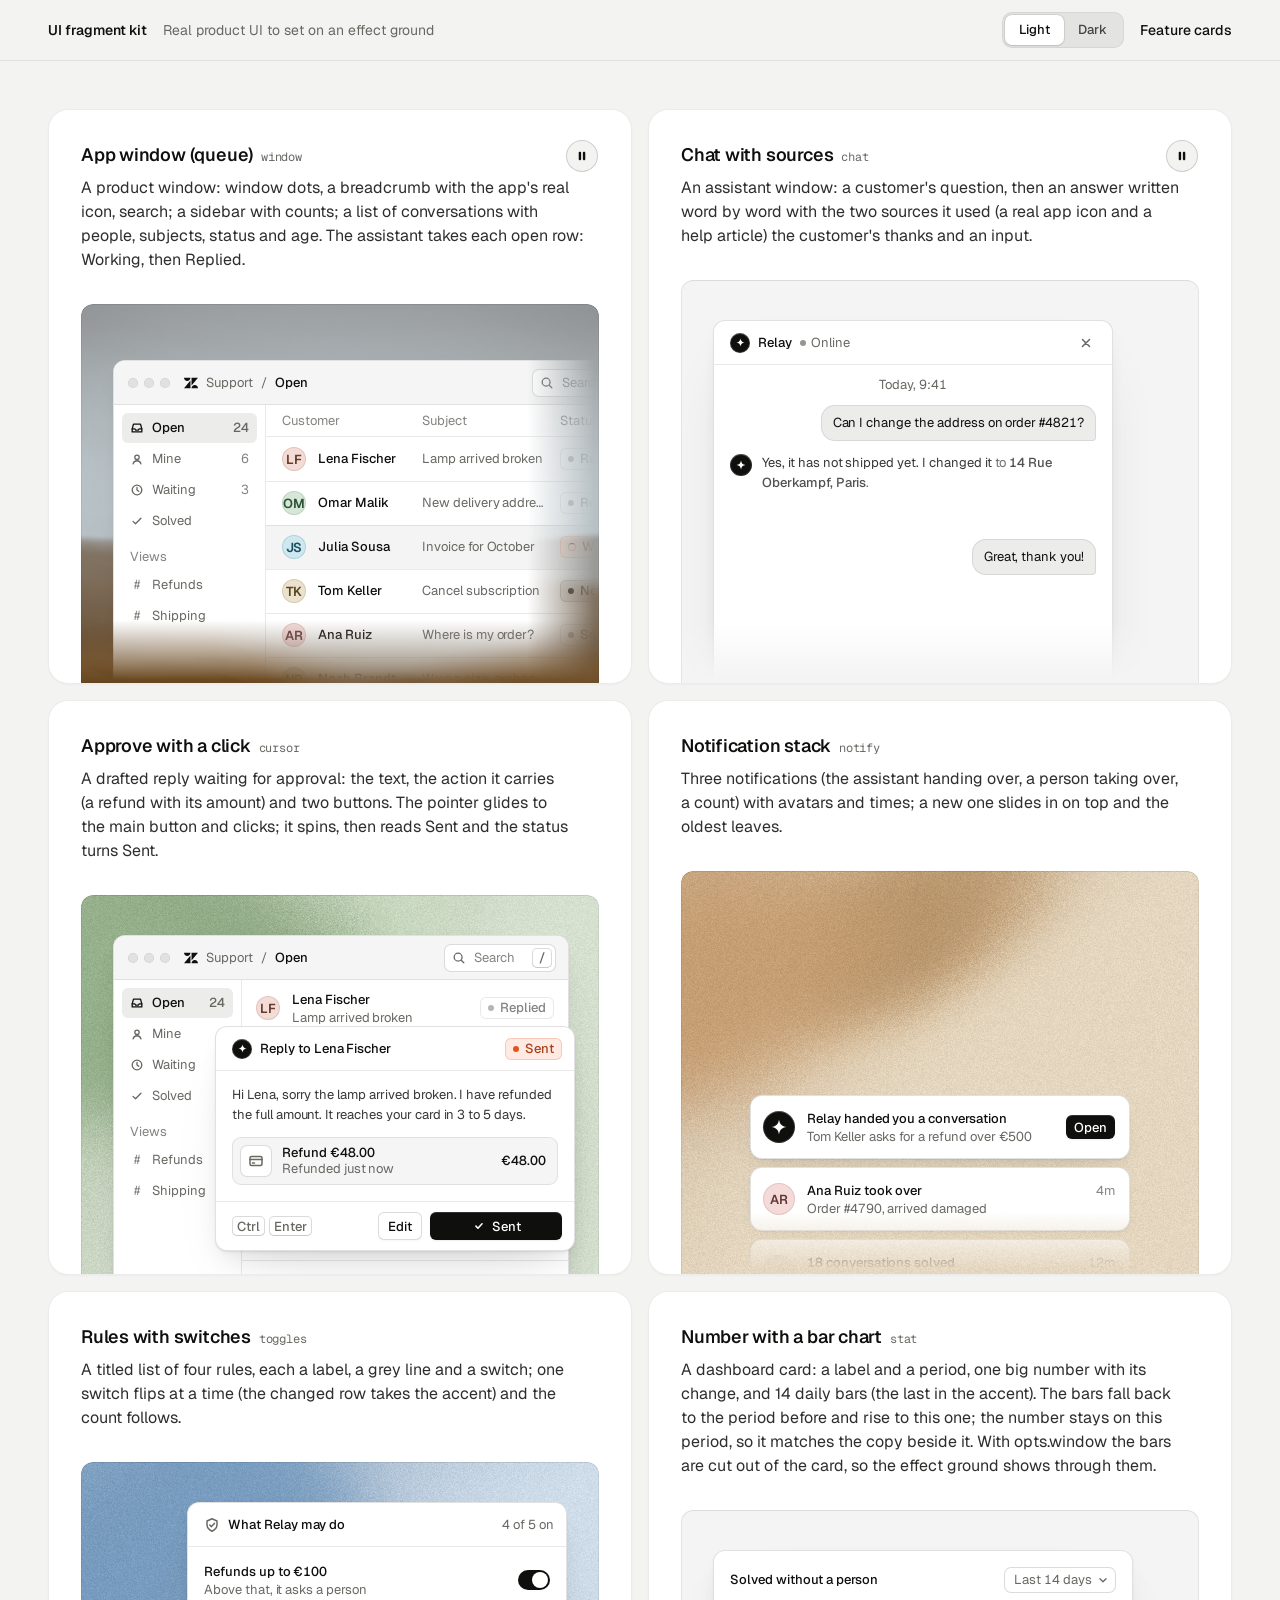
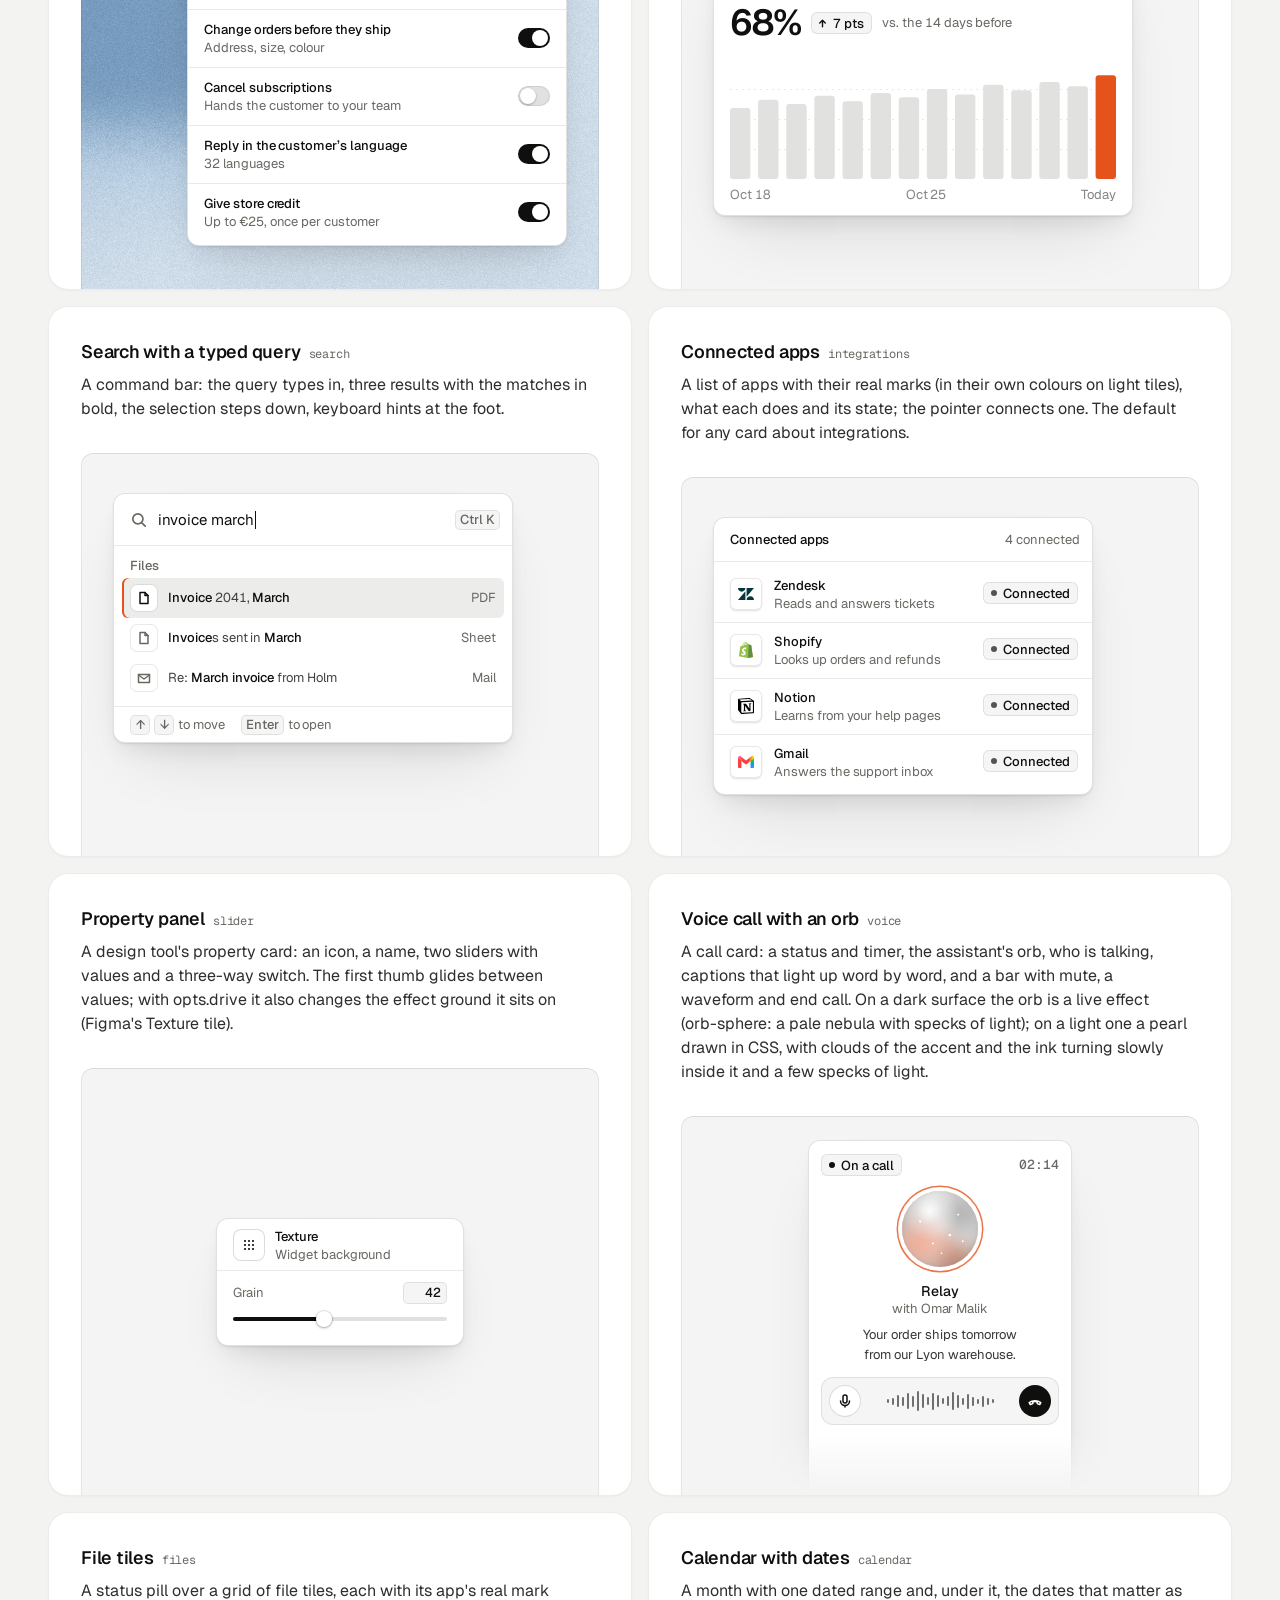
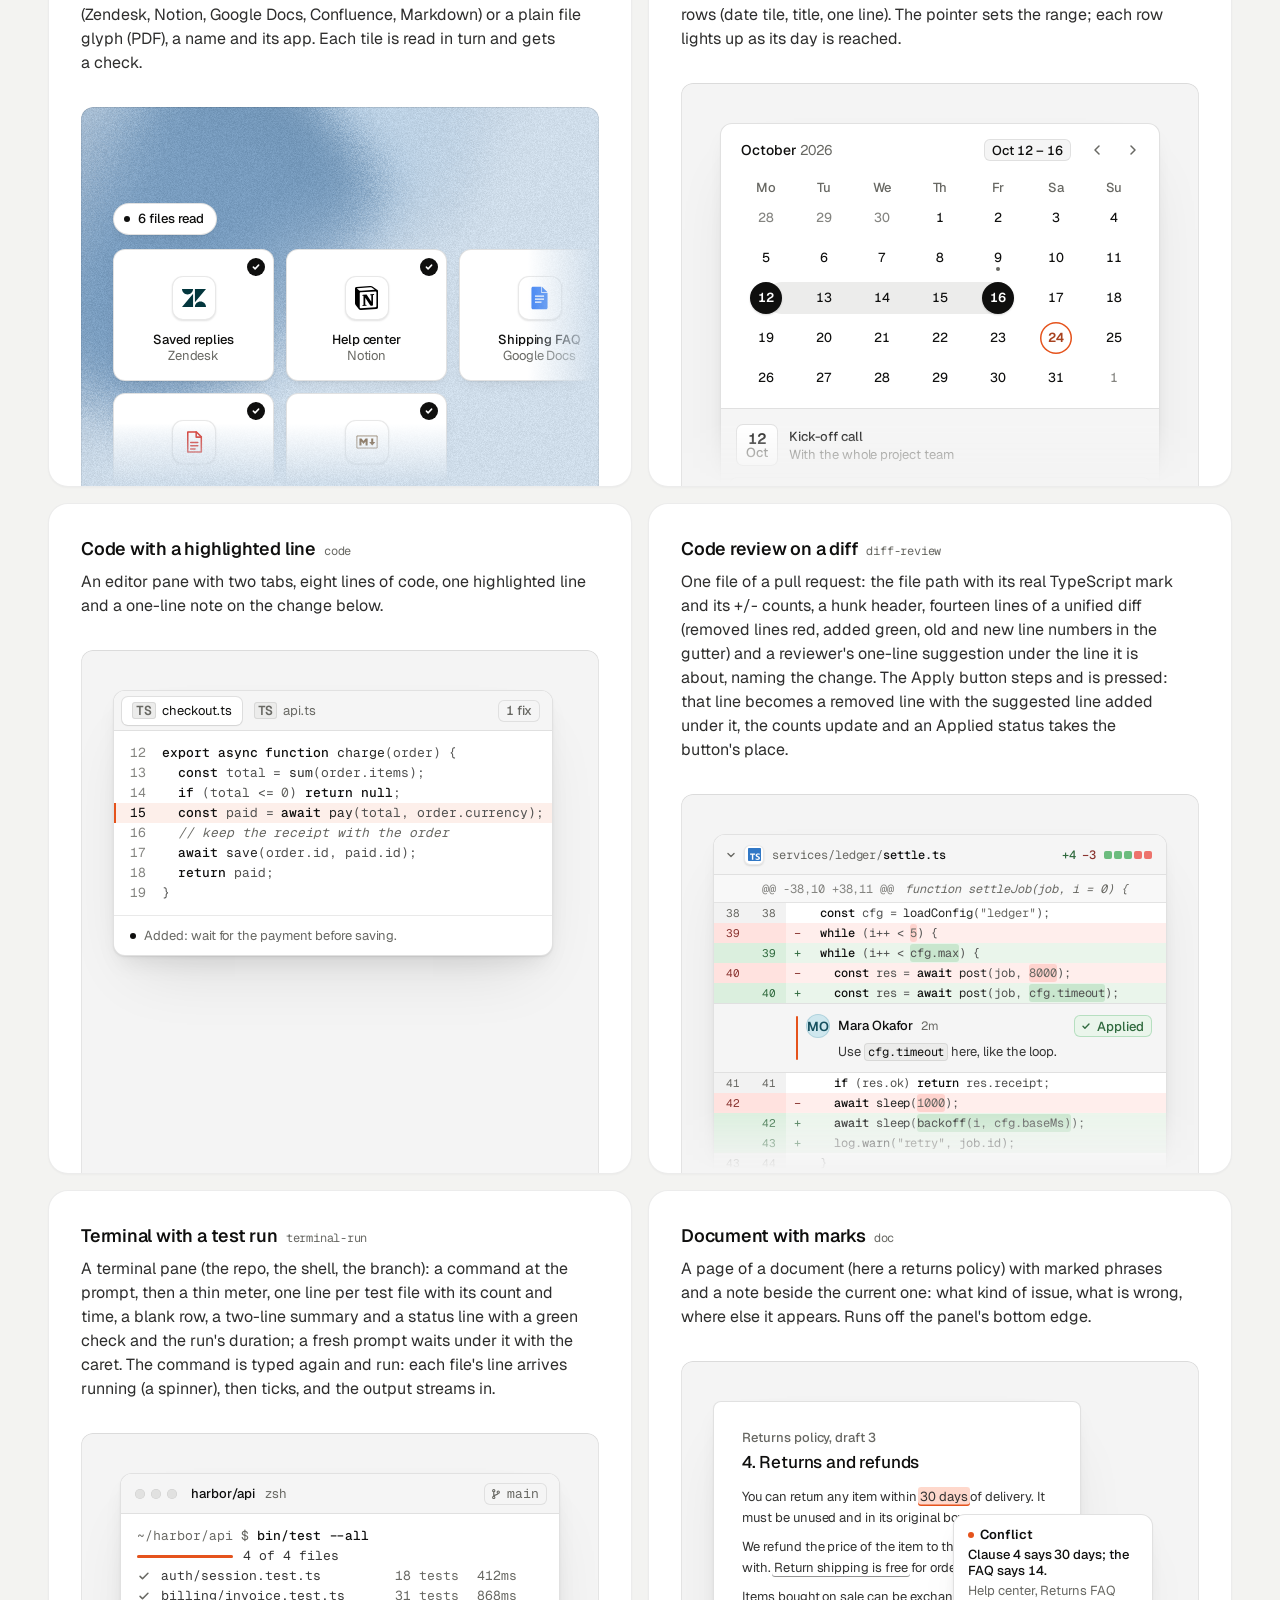
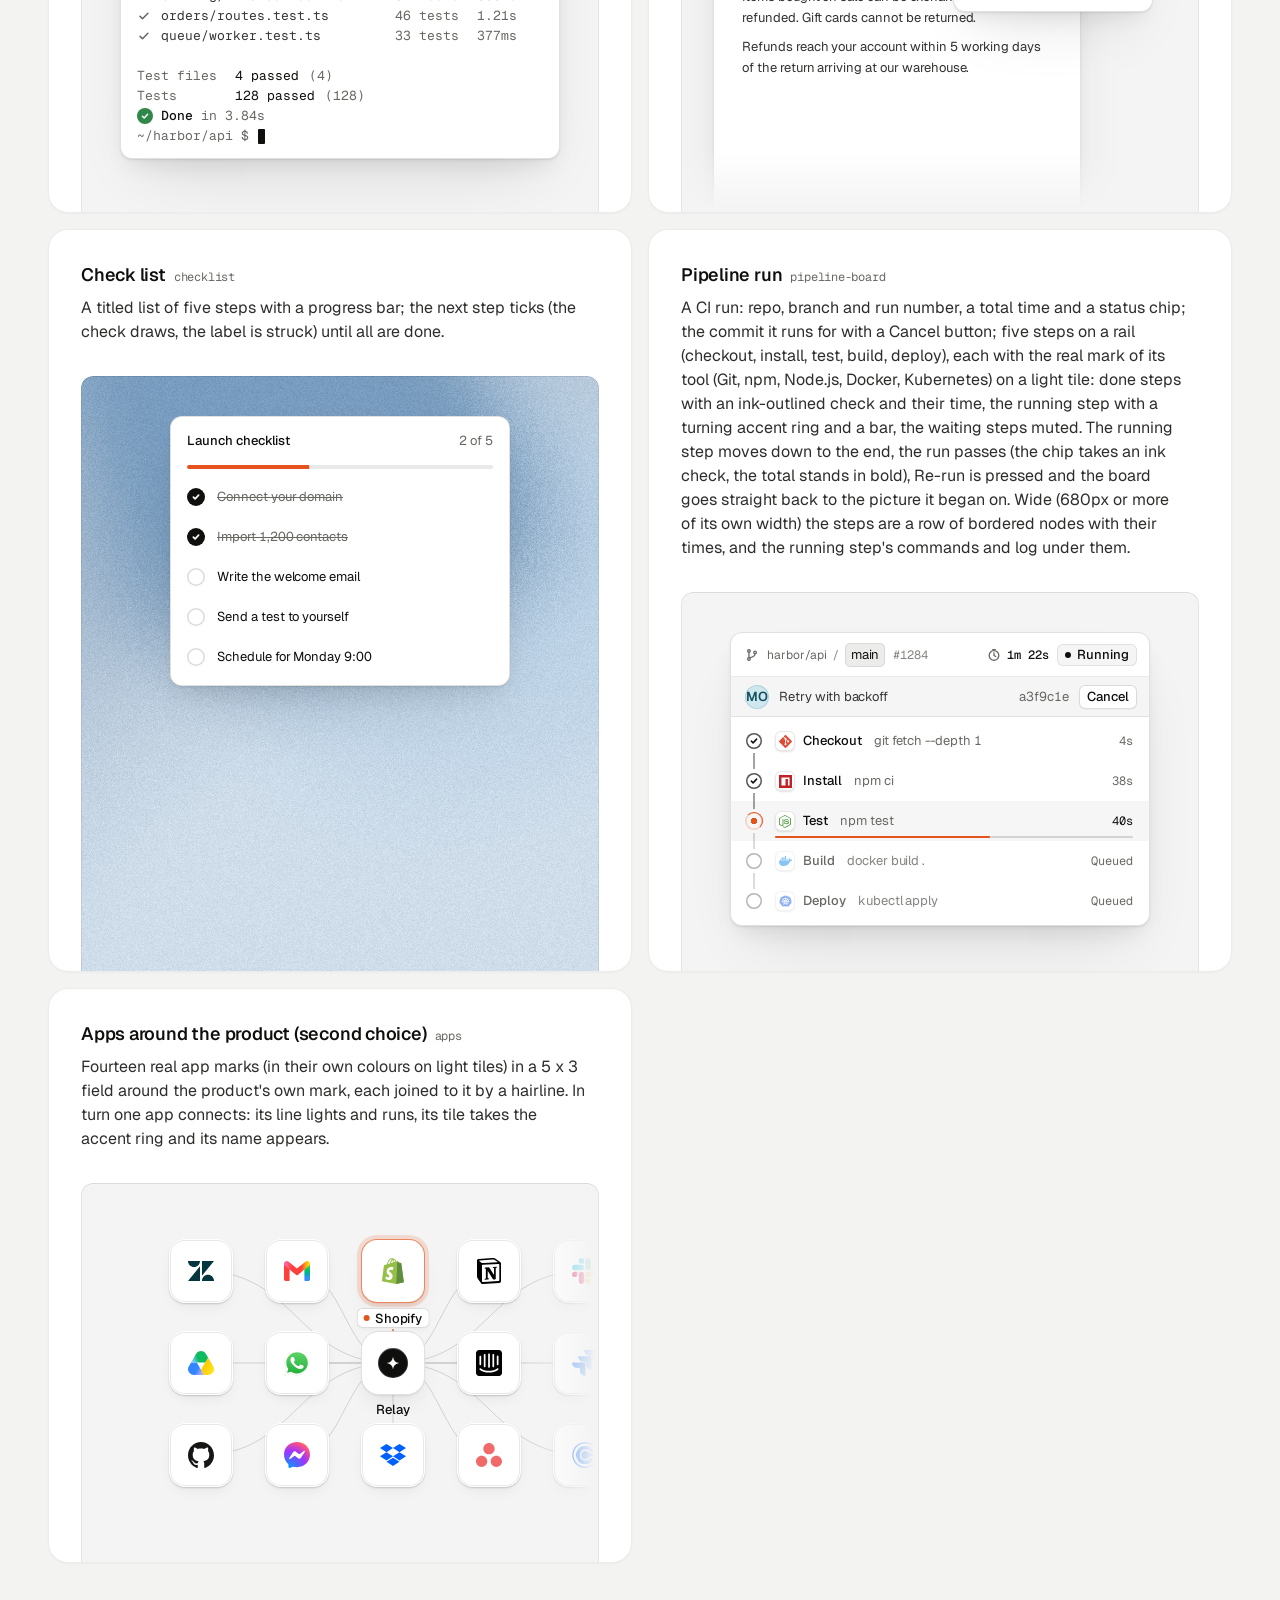
<file: .agents/skills/design-taste-frontend/assets/ui/index.html>
<!doctype html>
<html lang="en" data-theme="light">
<head>
<script>window.__tpGlMax = 16;   /* a gallery shows many live effects at once; a page of a site keeps the default 4 (fx.js) */</script>
<meta charset="utf-8">
<meta name="viewport" content="width=device-width, initial-scale=1">
<title>UI fragment kit</title>
<meta name="description" content="Nineteen pieces of real product UI from the taste-skill kit, each on an effect ground in a feature card.">
<link rel="preconnect" href="https://fonts.googleapis.com">
<link rel="preconnect" href="https://fonts.gstatic.com" crossorigin>
<link href="https://fonts.googleapis.com/css2?family=Geist:wght@300..700&family=Geist+Mono:wght@400;500&display=swap" rel="stylesheet">
<link rel="stylesheet" href="base.css">
<link rel="stylesheet" href="cards.css">
<style>
  :root { --font-text: "Geist", system-ui, sans-serif; --font-display: "Geist", system-ui, sans-serif; --font-mono: "Geist Mono", ui-monospace, monospace; }
  [data-theme="light"] { --bg: #f3f3f1; --card: #ffffff; --ink: #0f0f0e; --muted: #686863; --accent: #e5531c; --accent-ink: #ffffff; --g-bg: #e9e8e4; --g-surface: #f6f5f2; --frag: #ffffff; --warm: #c9a679; }
  [data-theme="dark"] { --bg: #070708; --card: #151517; --ink: #f2f2ef; --muted: #8f9094; --accent: #ff7a3c; --accent-ink: #120c08; --g-bg: #0e0e10; --g-surface: #1b1c1f; --frag: #1c1d20; --warm: #9c9689; }
  * { box-sizing: border-box; }
  html, body { margin: 0; }
  body { font-family: var(--font-text); background: var(--bg); color: var(--ink); -webkit-font-smoothing: antialiased; }
  .panel { --fx-bg: var(--g-bg); --fx-surface: var(--g-surface); --fx-ink: var(--ink); --fx-muted: var(--muted); --fx-accent: var(--hue, var(--warm)); --fx-accent-ink: var(--accent-ink); --calm: var(--g-bg); --p-h: 380px; }
  .top { position: sticky; top: 0; z-index: 20; background: color-mix(in oklab, var(--bg) 86%, transparent); backdrop-filter: blur(14px); -webkit-backdrop-filter: blur(14px); border-bottom: 1px solid color-mix(in oklab, var(--ink) 8%, transparent); }
  .top__in { max-width: 1232px; margin: 0 auto; padding: 0 24px; height: 60px; display: flex; align-items: center; gap: 16px; font-size: 14px; line-height: 20px; }
  .top__in strong { font-weight: 560; }
  .top__in > span { color: var(--muted); }
  .sp { flex: 1; }
  .seg { display: inline-flex; padding: 3px; border-radius: 10px; background: color-mix(in oklab, var(--ink) 6%, var(--bg)); box-shadow: inset 0 0 0 1px color-mix(in oklab, var(--ink) 6%, transparent); }
  .seg button { font: inherit; font-size: 13px; font-weight: 500; border: 0; background: none; color: color-mix(in oklab, var(--ink) 72%, var(--bg)); height: 30px; padding: 0 14px; border-radius: 7px; cursor: pointer; }
  .seg button[aria-pressed="true"] { background: var(--card); color: var(--ink); box-shadow: 0 0 0 1px color-mix(in oklab, var(--ink) 8%, transparent), 0 1px 2px rgb(0 0 0 / .1); }
  .top__in a { color: var(--ink); text-decoration: none; font-weight: 500; }
  main { max-width: 1232px; margin: 0 auto; padding: 48px 24px 96px; }
  .grid { display: grid; grid-template-columns: repeat(2, minmax(0, 1fr)); gap: 16px; }
  .card > h3 code { font: 400 12px/16px var(--font-mono); color: var(--muted); margin-left: 8px; }
  @media (max-width: 860px) { .grid { grid-template-columns: minmax(0, 1fr); } }
  @media (max-width: 600px) { main { padding: 24px 16px 64px; } .top__in { padding: 0 16px; } .top__in > span { display: none; } .panel { --p-h: 340px; } }
</style>
</head>
<body>
<header class="top">
  <div class="top__in">
    <strong>UI fragment kit</strong><span>Real product UI to set on an effect ground</span>
    <span class="sp"></span>
    <div class="seg" role="group" aria-label="Theme"><button type="button" data-mode="light" aria-pressed="true">Light</button><button type="button" data-mode="dark" aria-pressed="false">Dark</button></div>
    <a href="cards.html">Feature cards</a>
  </div>
</header>
<main><div class="grid" id="grid"></div></main>

<script type="module">
  import fx from '../effects/fx.js';
  import ui from './ui.js';
  const index = await fetch('index.json').then(r => r.json());
  // where each one sits, as its meta.json says: anchored at a corner or rising from the bottom and cut by
  // the panel's edge, or whole with 24px or more of ground round it; a fade only where an edge cuts it.
  // Only the compact slider sits in the calm middle (Figma's Texture tile); the cursor dialog is shown
  // where it belongs, over the lower-right edge of a window. [class, fade, style, opts]
  const PLACE = {
    window: ['at-corner', 'stage--fade-br', '--ay:56px'],
    chat: ['at-rise to-edge', 'stage--fade-b'],
    cursor: ['at-over', '', '--bx:24px;--by:24px'],
    notify: ['at-rise fit', 'stage--fade-b', '--ay:calc(100% - 180px);--ay-sm:calc(100% - 180px);--fit-max:380px'],
    toggles: ['at-right', ''],
    stat: ['at-corner', ''],
    search: ['at-corner', ''],
    integrations: ['at-corner', ''],
    slider: ['at-center', '', '', '{"compact":true,"drive":{"param":"grain","min":0.15,"max":0.95}}'],
    voice: ['at-rise to-edge fit', 'stage--fade-b', '--ax:max(24px, 50% - 132px);--ay:24px;--fit-max:264px'],
    files: ['at-corner wide', 'stage--fade-br', '--w:680px;--ay:96px'],
    calendar: ['at-rise fit', 'stage--fade-b', '--fit-max:440px'],
    code: ['at-corner', ''],
    'diff-review': ['at-corner fit', 'stage--fade-b', '--fit-max:480px'],
    'terminal-run': ['at-rise fit', '', '--fit-max:440px'],
    'pipeline-board': ['at-rise fit', '', '--fit-max:420px'],
    doc: ['at-corner to-edge', 'stage--fade-b'],
    checklist: ['at-rise fit', '', '--fit-max:340px'],
    apps: ['at-corner wide', 'stage--fade-br', '--w:560px;--ay:48px'],
  };
  // grounds behind UI are soft lit fields (never a line or dot pattern), on both themes: the bright
  // picture behind dark UI on the dark page, a clear step darker than white UI on the light page
  // the painting stays abstract (a mist over warm sand, level, fully soft) and shows once on the page
  const PAINT = ['painterly-landscape', { blur: 1, brush: 0.35, slope: 0, hillY: 0.3, horizon: 0.62, calm: 0.2, calmX: 0.6, calmY: 0.8, drift: 0, side: 1 }, '{"bg":"#a3b0b6","accent":"#c49a6c"}'];
  const GRAIN = ['grain-gradient', { speed: 0, grainMotion: 0, calm: 0.2, calmX: 0.5, calmY: 0.6, tint: 0.6, contrast: 0.6 }, '{"bg":"#d9ccb7","surface":"#e9e0d2","ink":"#2a2622","muted":"#6f675c","accent":"#a8794a"}'];
  const SKY = [GRAIN[0], GRAIN[1], '{"bg":"#c6d3df","surface":"#d6e0e9","ink":"#25303a","muted":"#5d6873","accent":"#3f6a92"}'];
  const SAGE = [GRAIN[0], GRAIN[1], '{"bg":"#cdd6c6","surface":"#dce3d6","ink":"#262d24","muted":"#5f6a5a","accent":"#6c8e63"}'];
  const GROUND = (m, i) => (m.name === 'slider' ? GRAIN : i === 0 ? PAINT : [GRAIN, SKY, SAGE][i % 3]);
  const q = new URLSearchParams(location.search);
  const grid = document.getElementById('grid');
  grid.innerHTML = index.fragments.map((m, i) => {
    const [at, fade, extra = '', opts = ''] = PLACE[m.name] || ['at-corner', 'stage--fade-br'];
    const [id, params, pal] = GROUND(m, i);
    const w = at === 'at-center' ? '' : ` style="--ax:32px;--ay:40px;${extra}"`;
    const o = opts ? ` data-ui-opts='${opts}'` : '';
    // the cursor is a dialog over a window's edge: the window under it holds still
    const under = m.name === 'cursor' ? `<div class="at-corner" style="--ax:32px;--ay:40px" data-ui-load="window" data-ui-opts='{"compact":true}' data-ui-still></div>` : '';
    return `<article class="card card--row"><h3>${m.title}<code>${m.name}</code></h3><p>${m.shows}</p>
      <div class="panel" data-fx="${id}" data-fx-seed="${(i + 1) * 17}" data-fx-params='${JSON.stringify(params)}' data-fx-palette='${pal}' style="--calm-k:0%">
        <div class="stage ${fade}">${under}<div class="${at}"${w}${o} data-ui-load="${m.name}"></div></div></div></article>`;
  }).join('');
  function setMode(mode) {
    document.documentElement.dataset.theme = mode;
    document.querySelectorAll('.seg button').forEach(b => b.setAttribute('aria-pressed', String(b.dataset.mode === mode)));
  }
  setMode(q.get('mode') === 'dark' ? 'dark' : 'light');
  if (q.has('t')) fx.setClock(+q.get('t'));
  // each ground is drawn once near the screen and kept as a picture (its WebGL context freed), so nineteen
  // panels need one or two contexts, not nineteen
  await Promise.all([ui.loadAll(grid), ui.grounds(grid, fx)]);
  document.documentElement.dataset.ready = '1';
  document.querySelectorAll('.seg button').forEach(b => b.addEventListener('click', async () => {
    setMode(b.dataset.mode);
    for (const el of grid.querySelectorAll('[data-ui]')) el.__ui?.repaint?.();
    await ui.grounds(grid, fx);
  }));
</script>
</body>
</html>
</file>
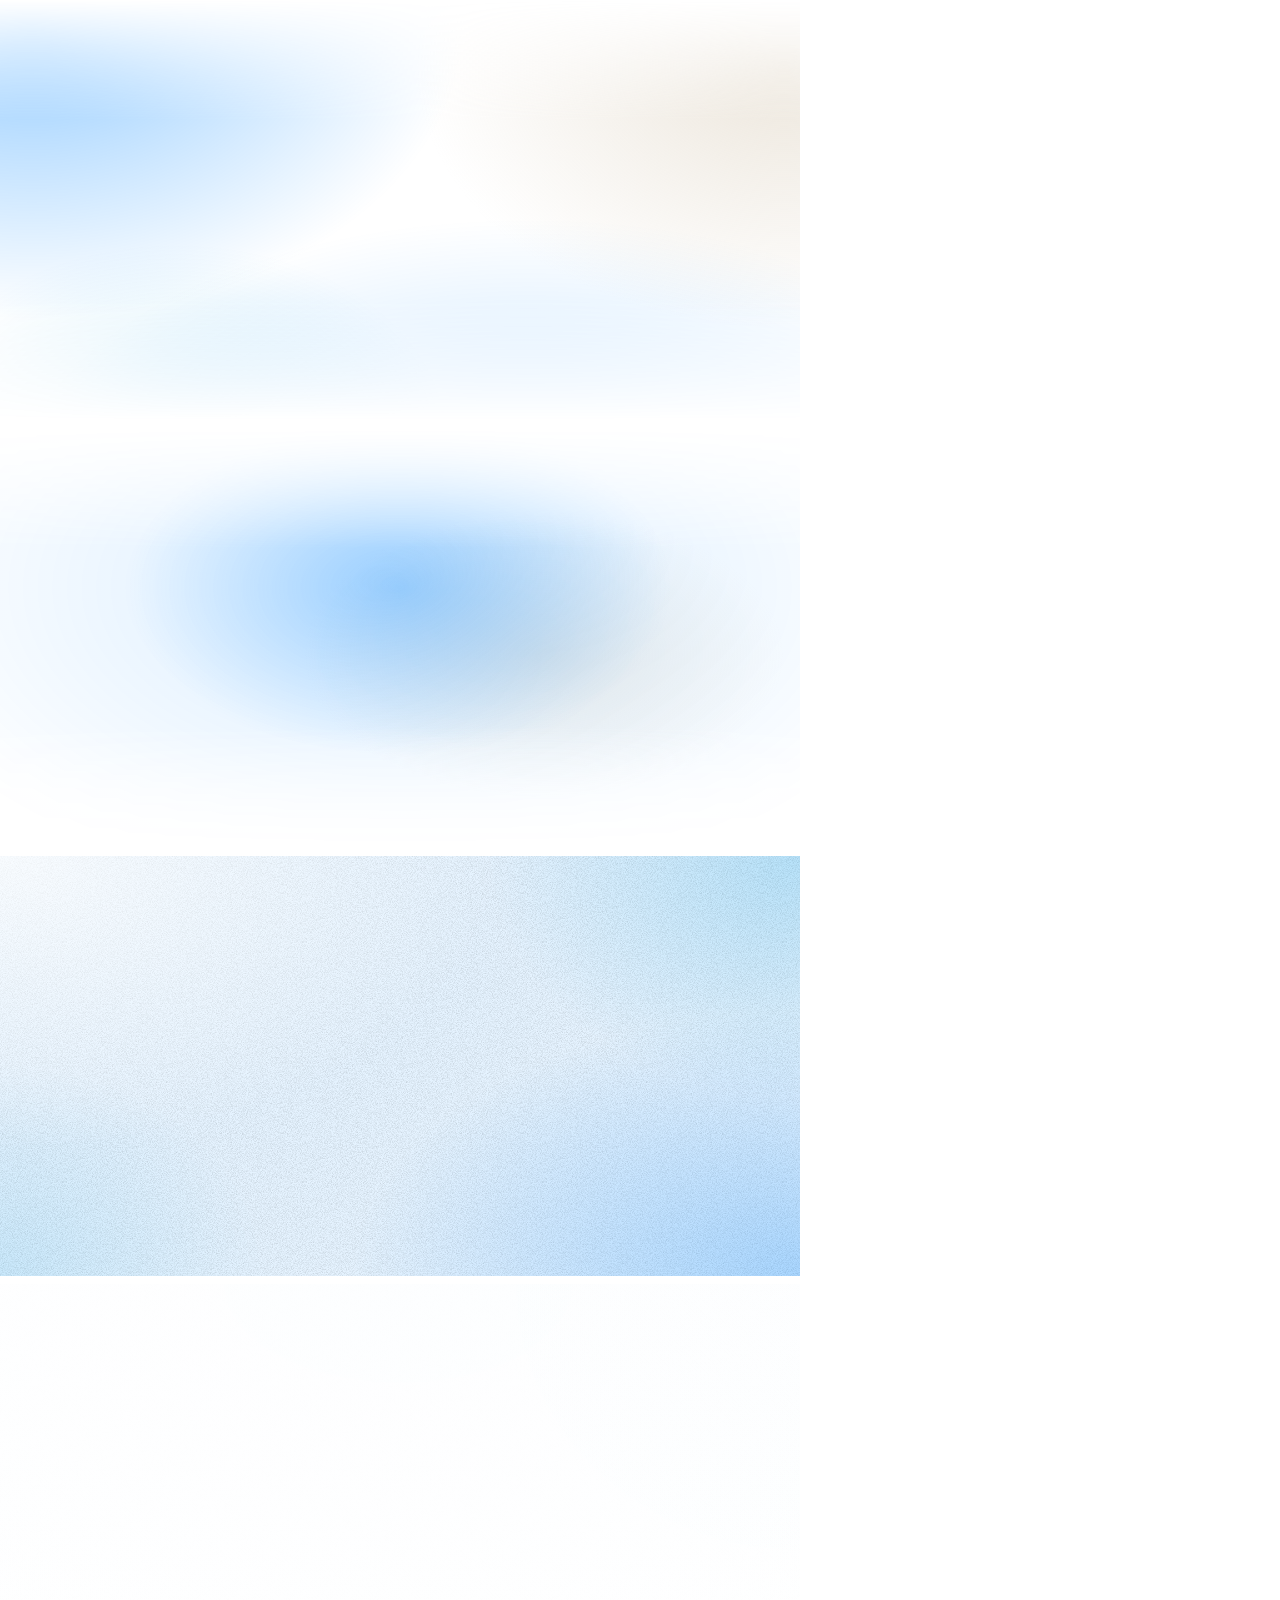
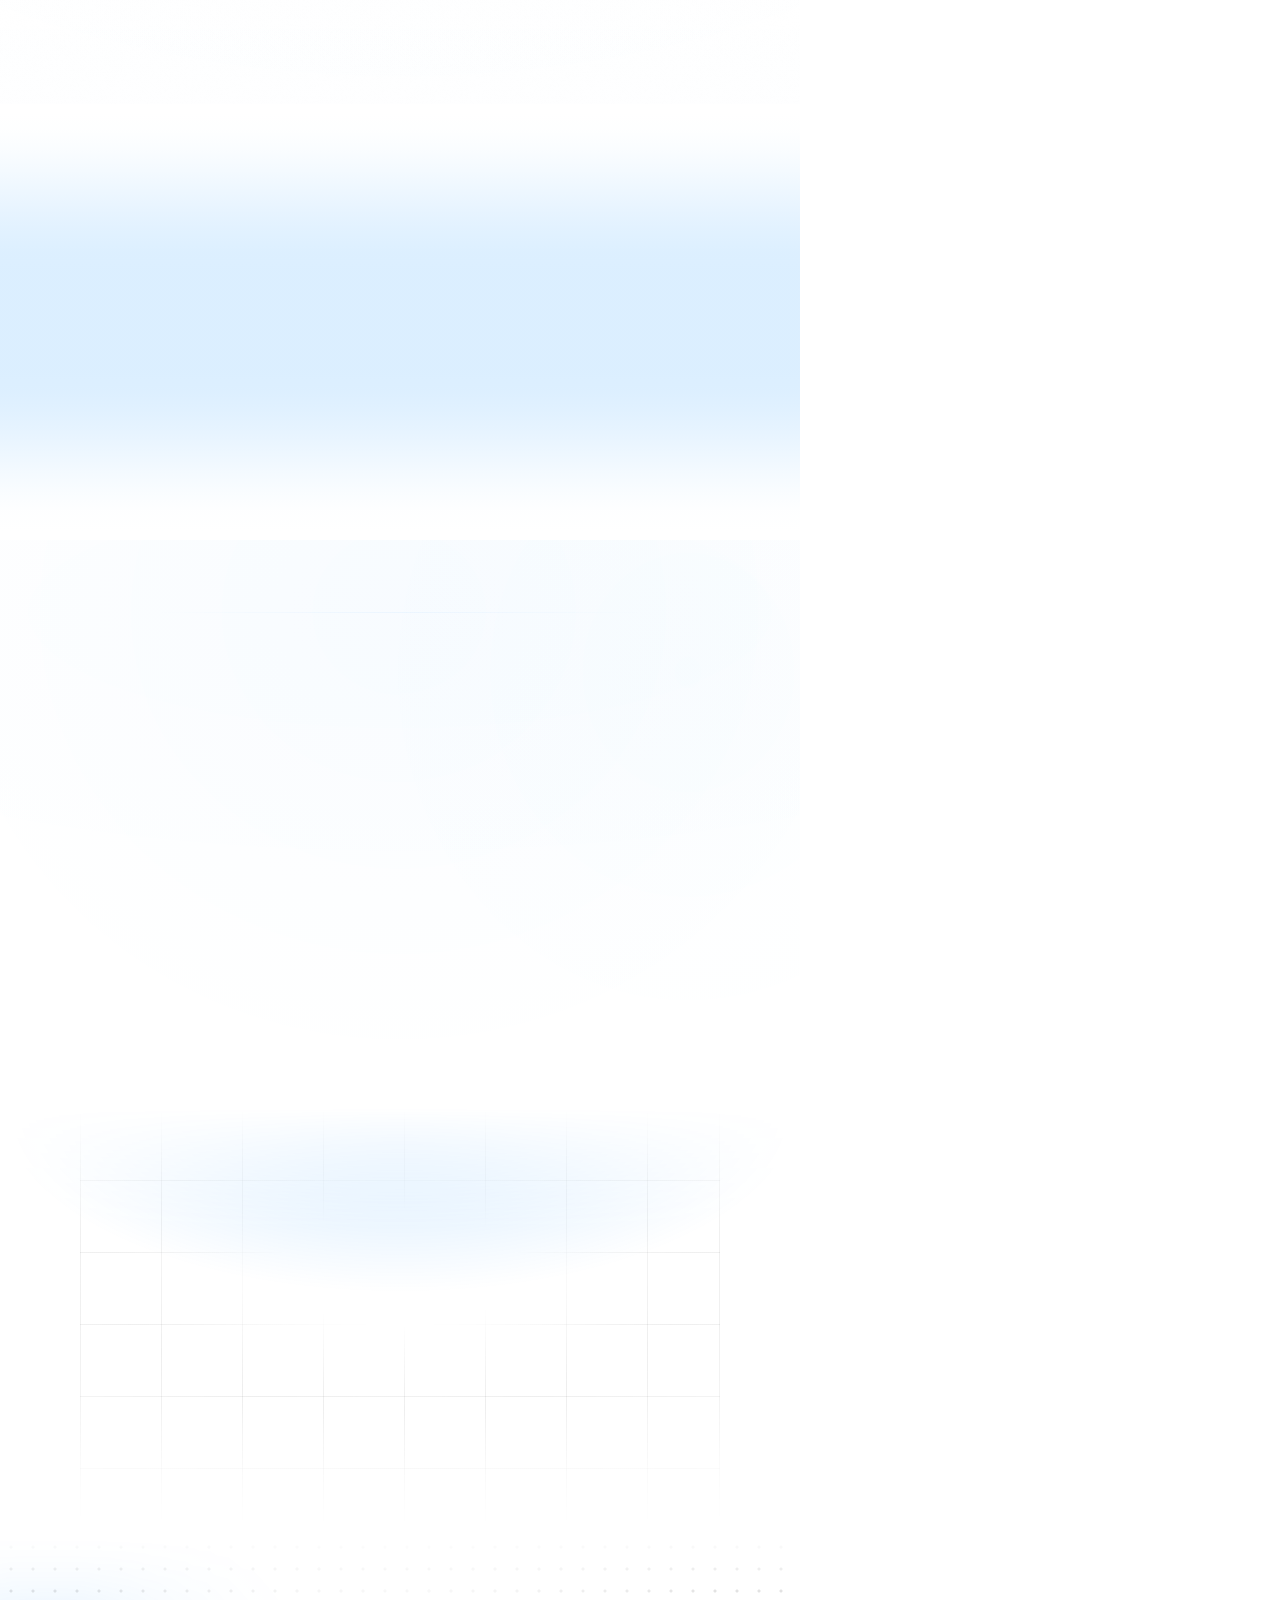
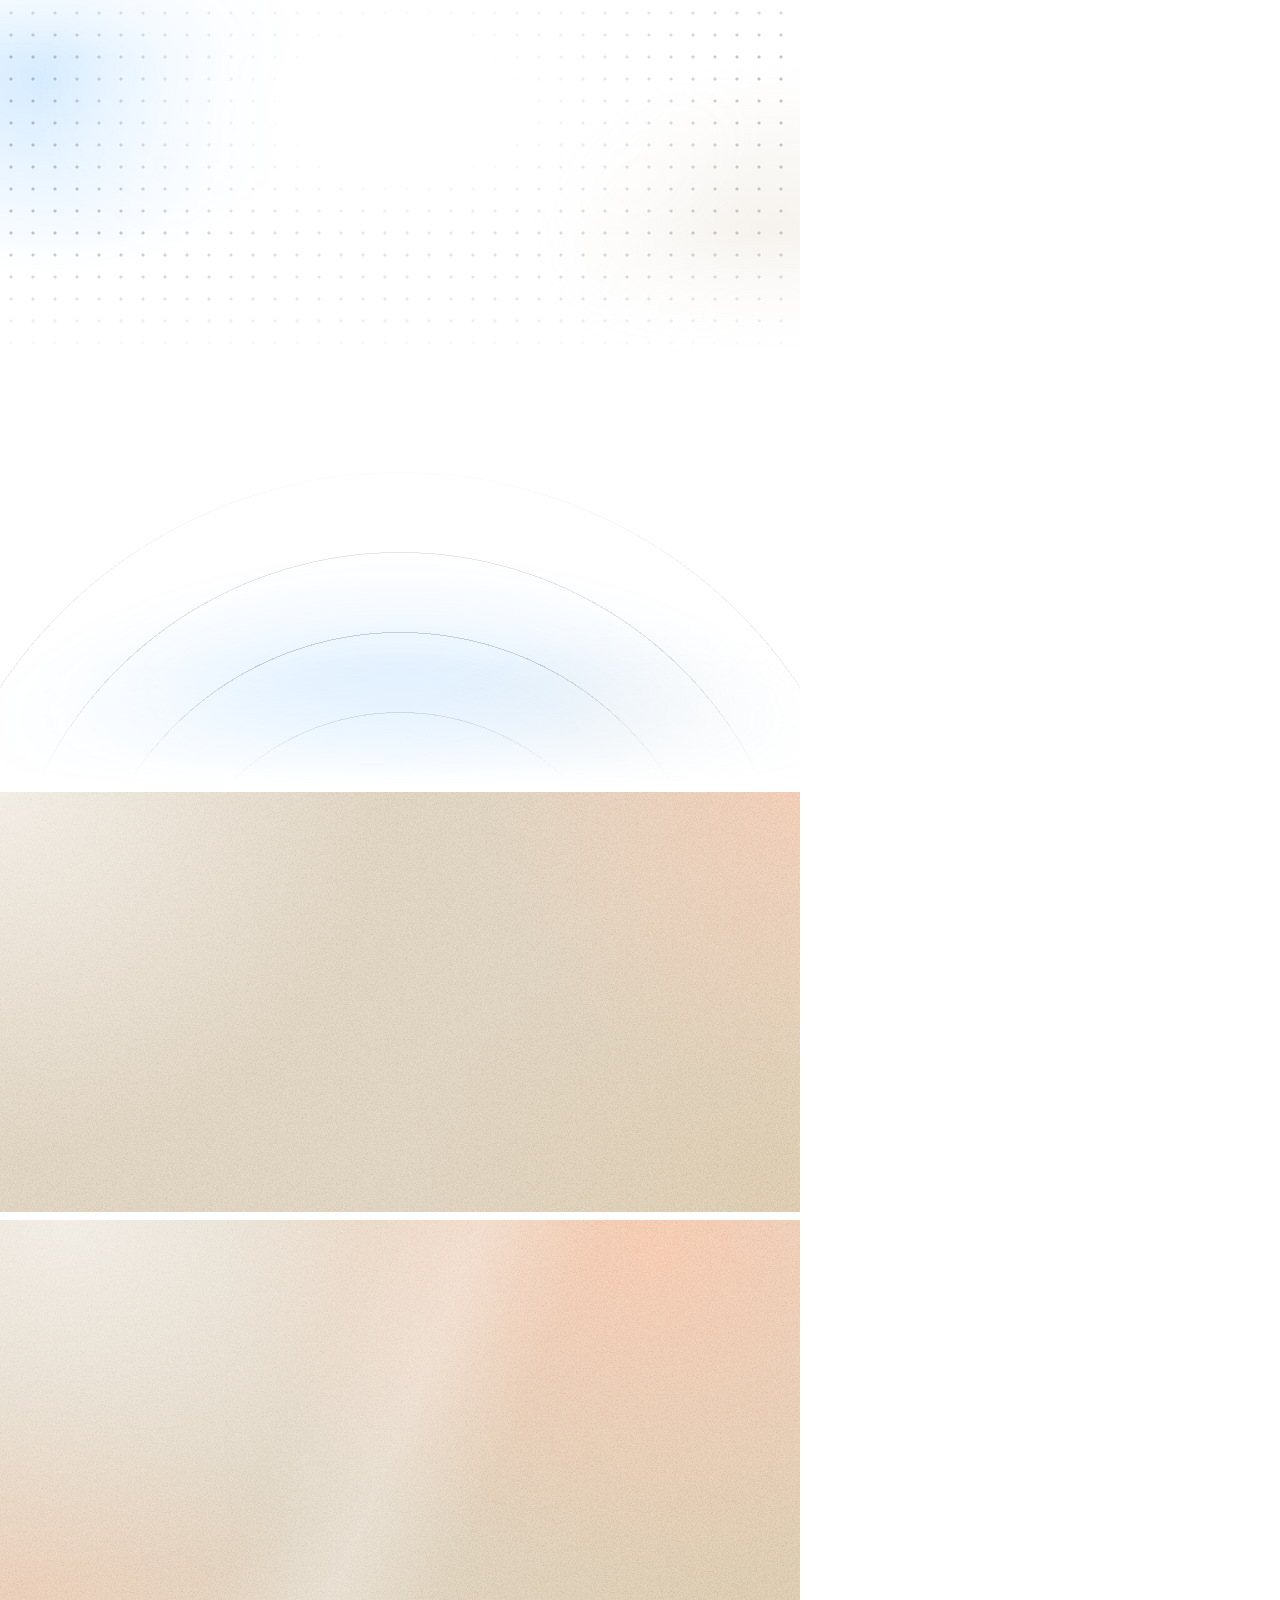
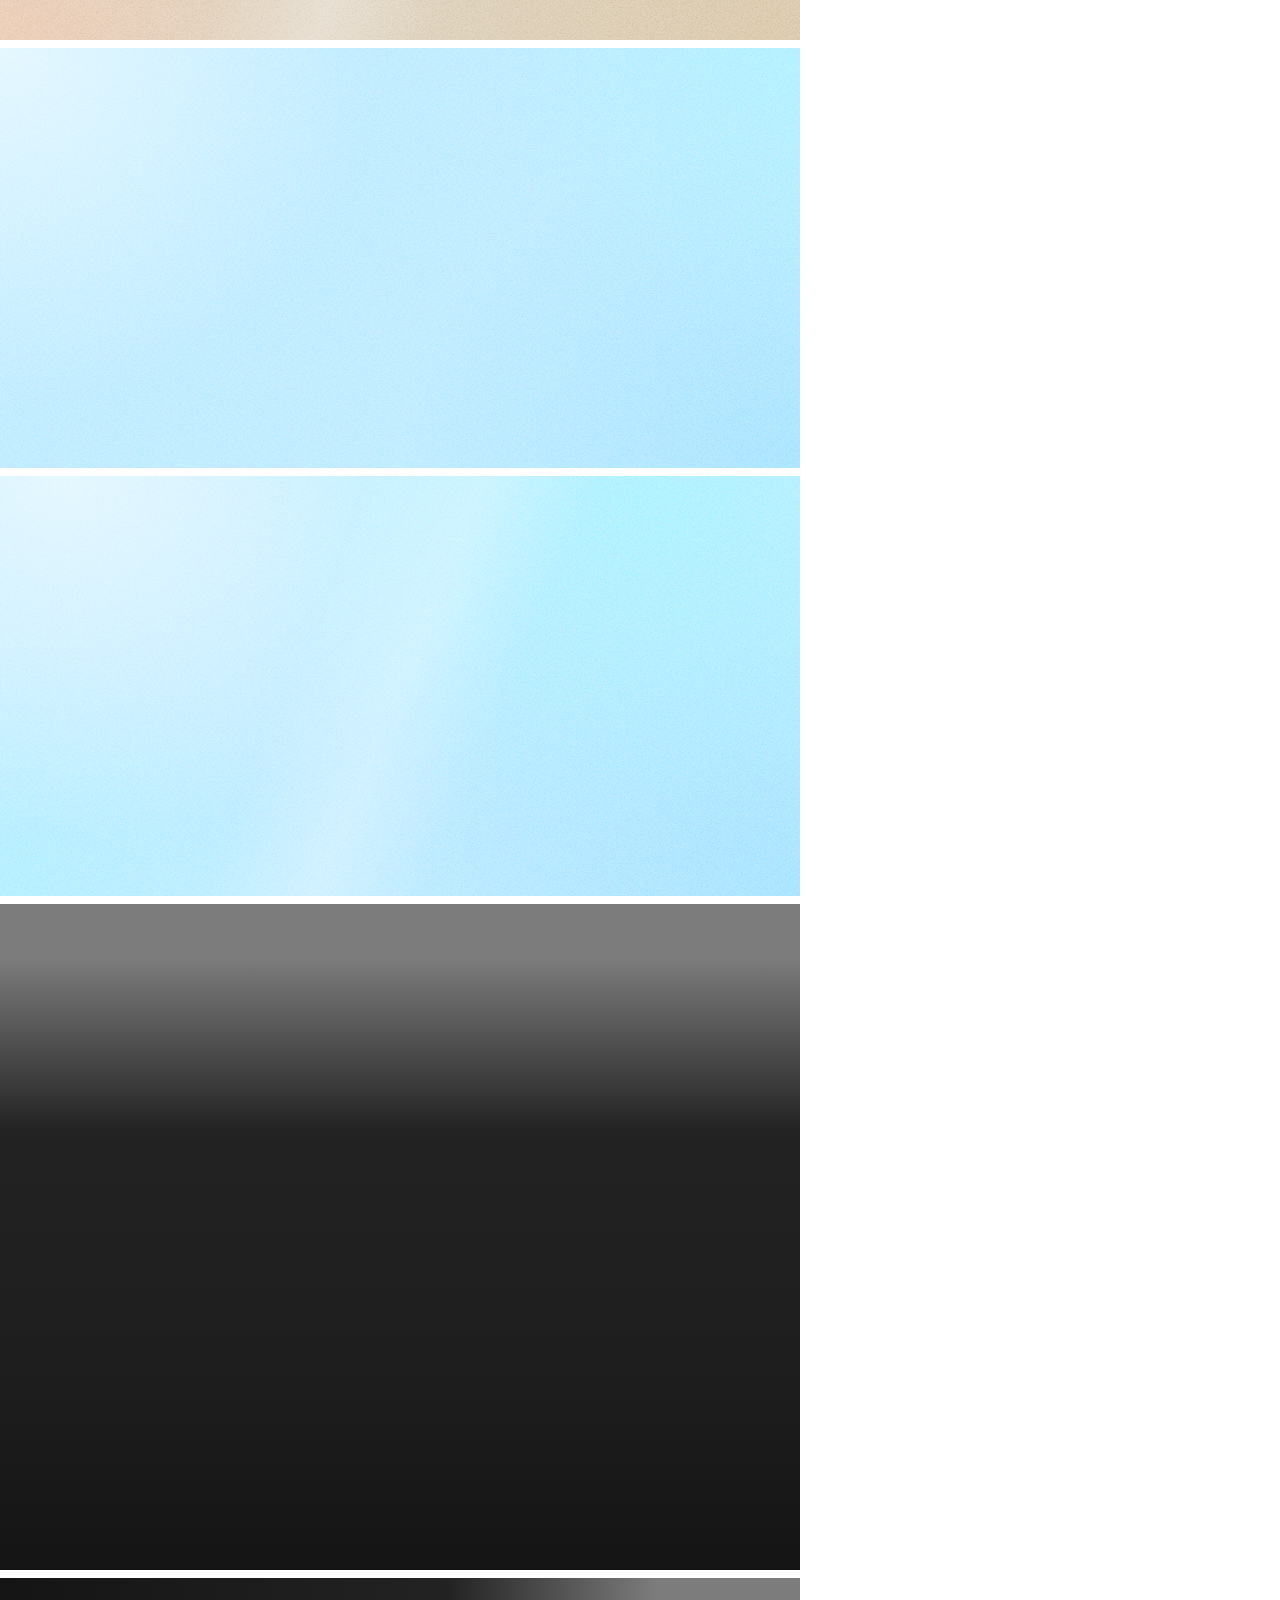
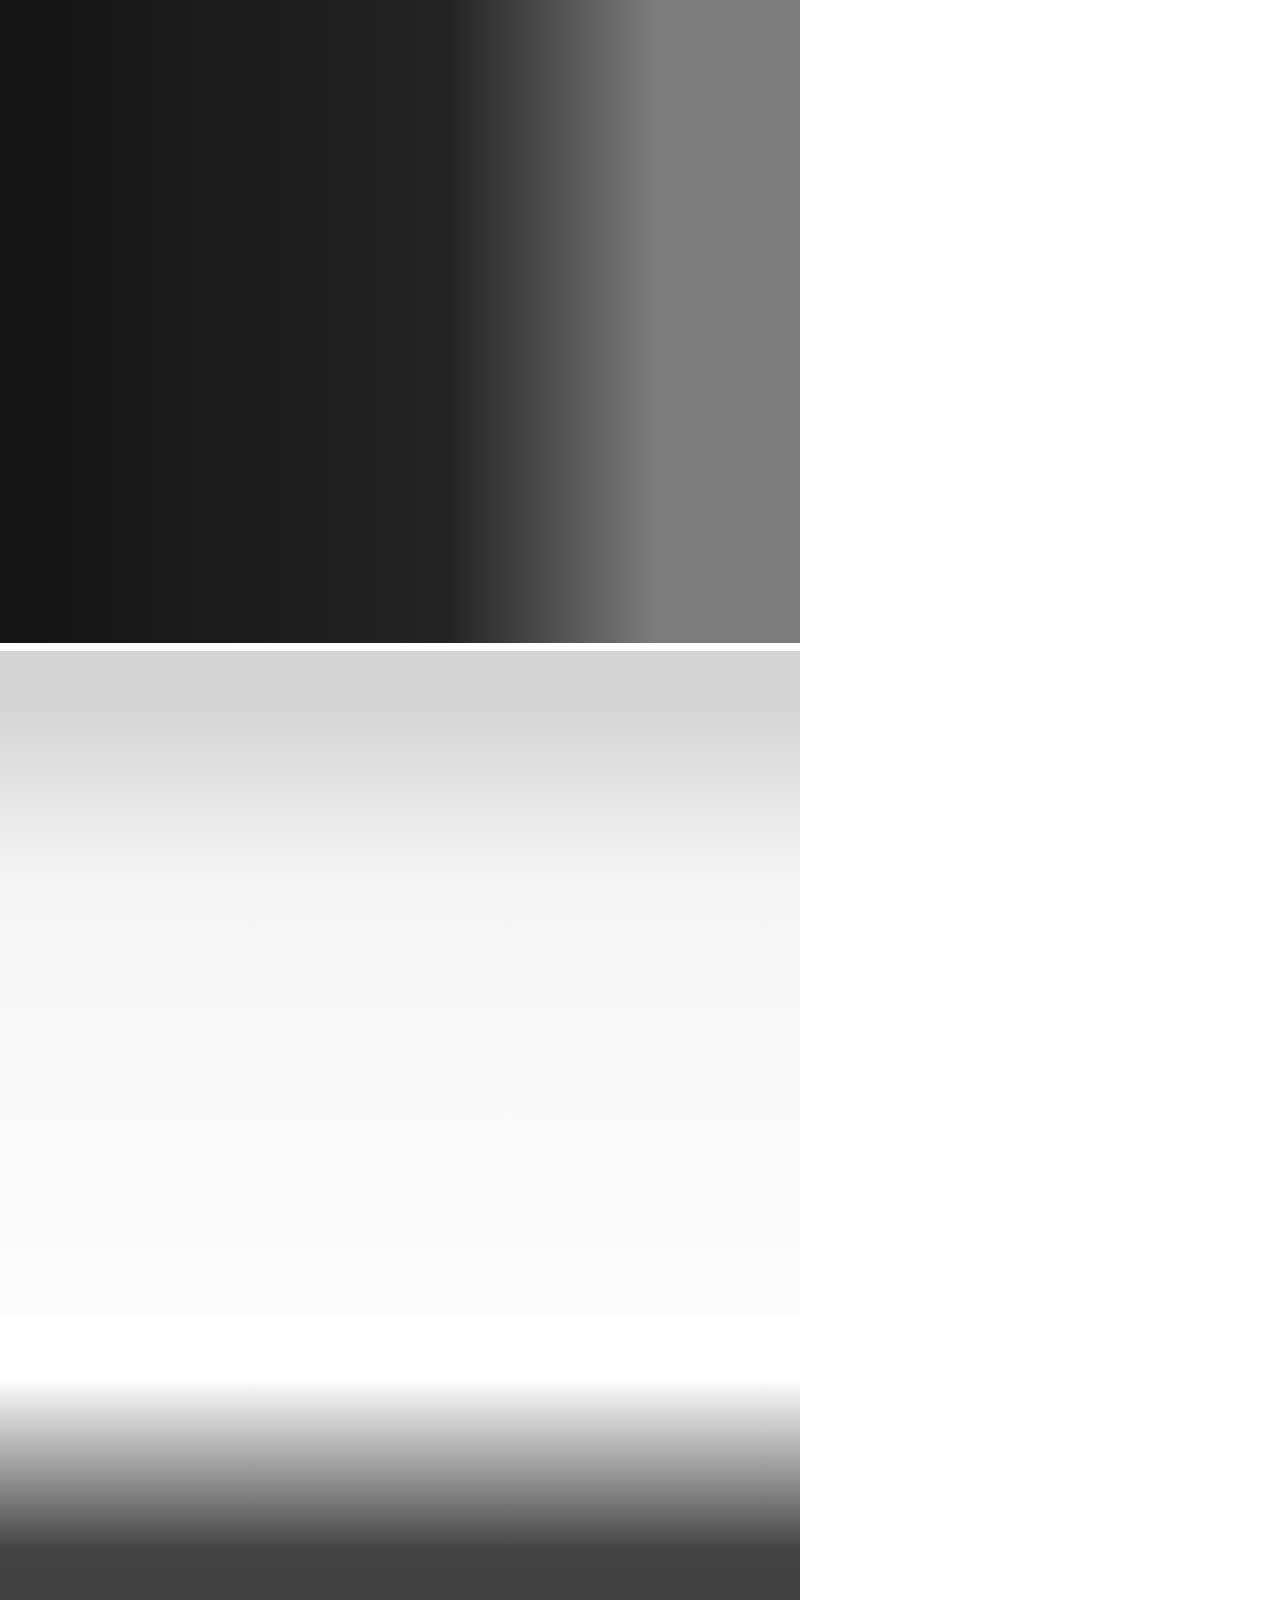
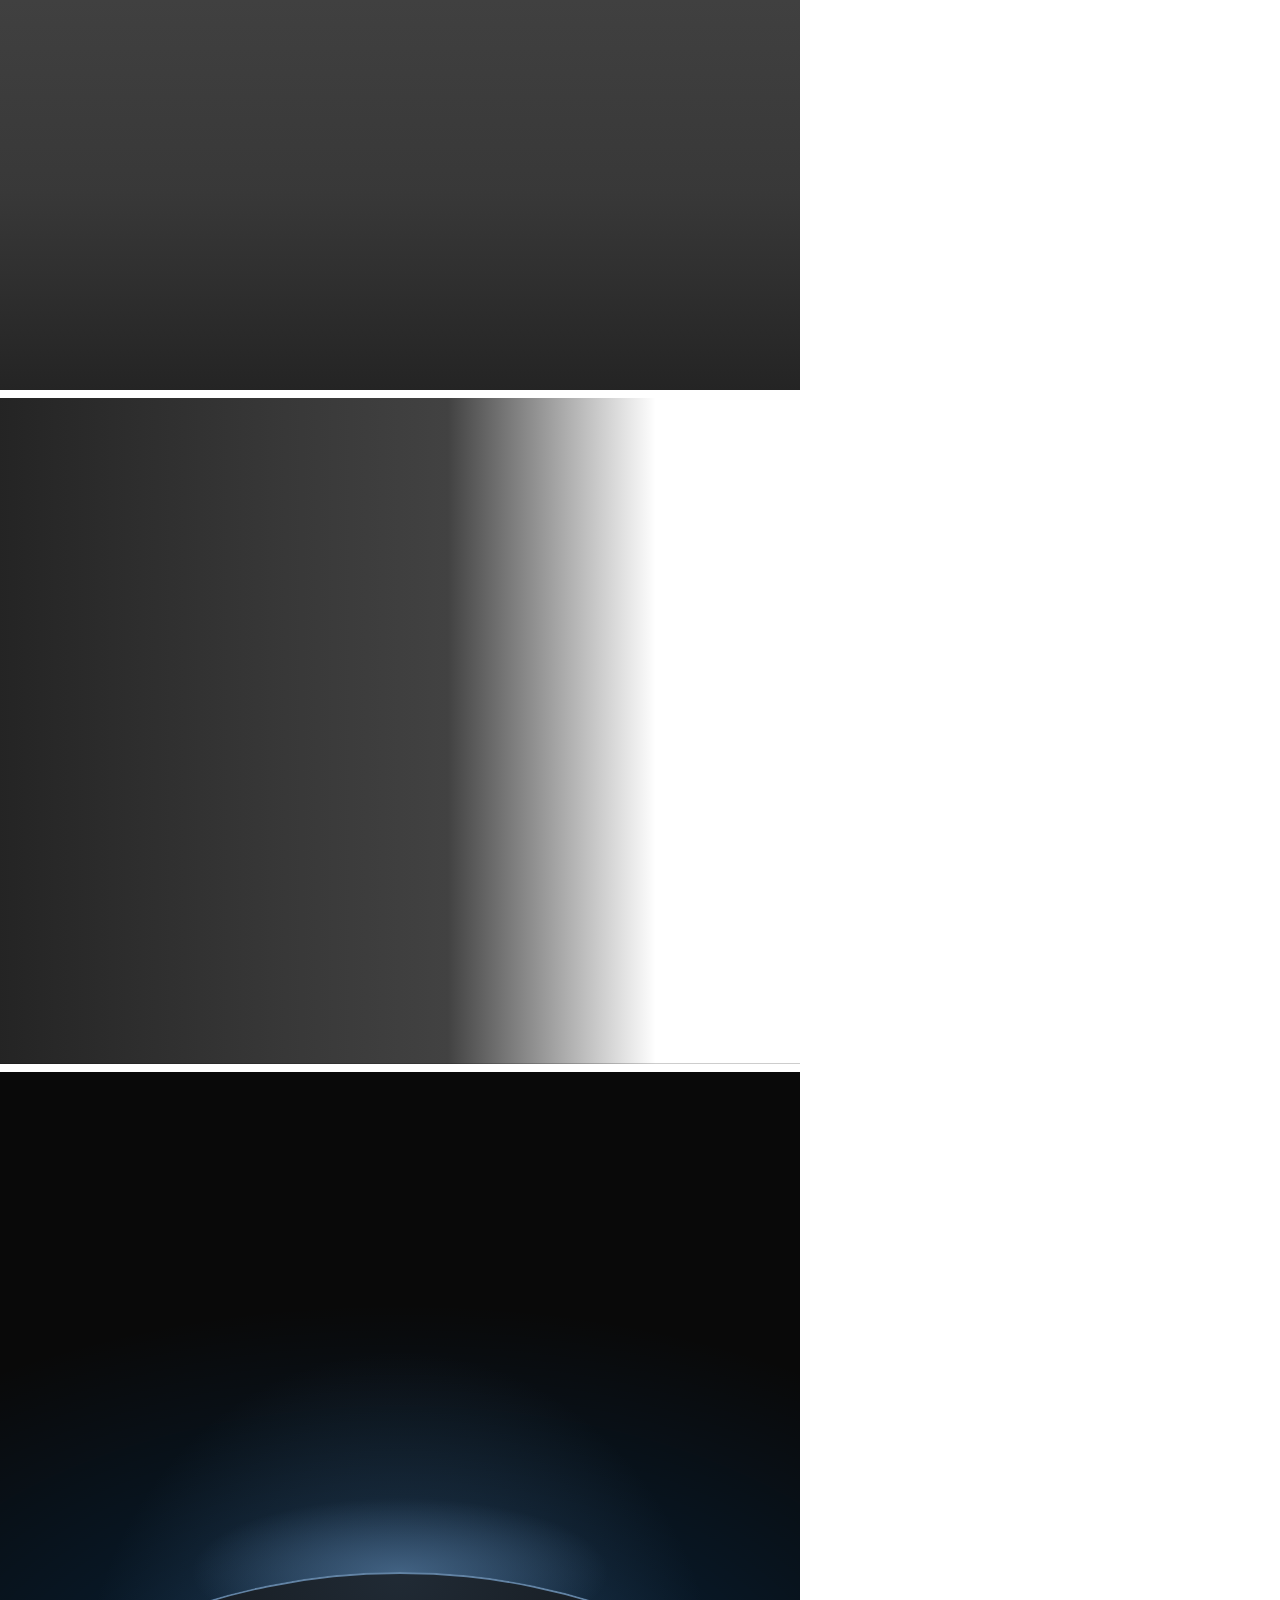
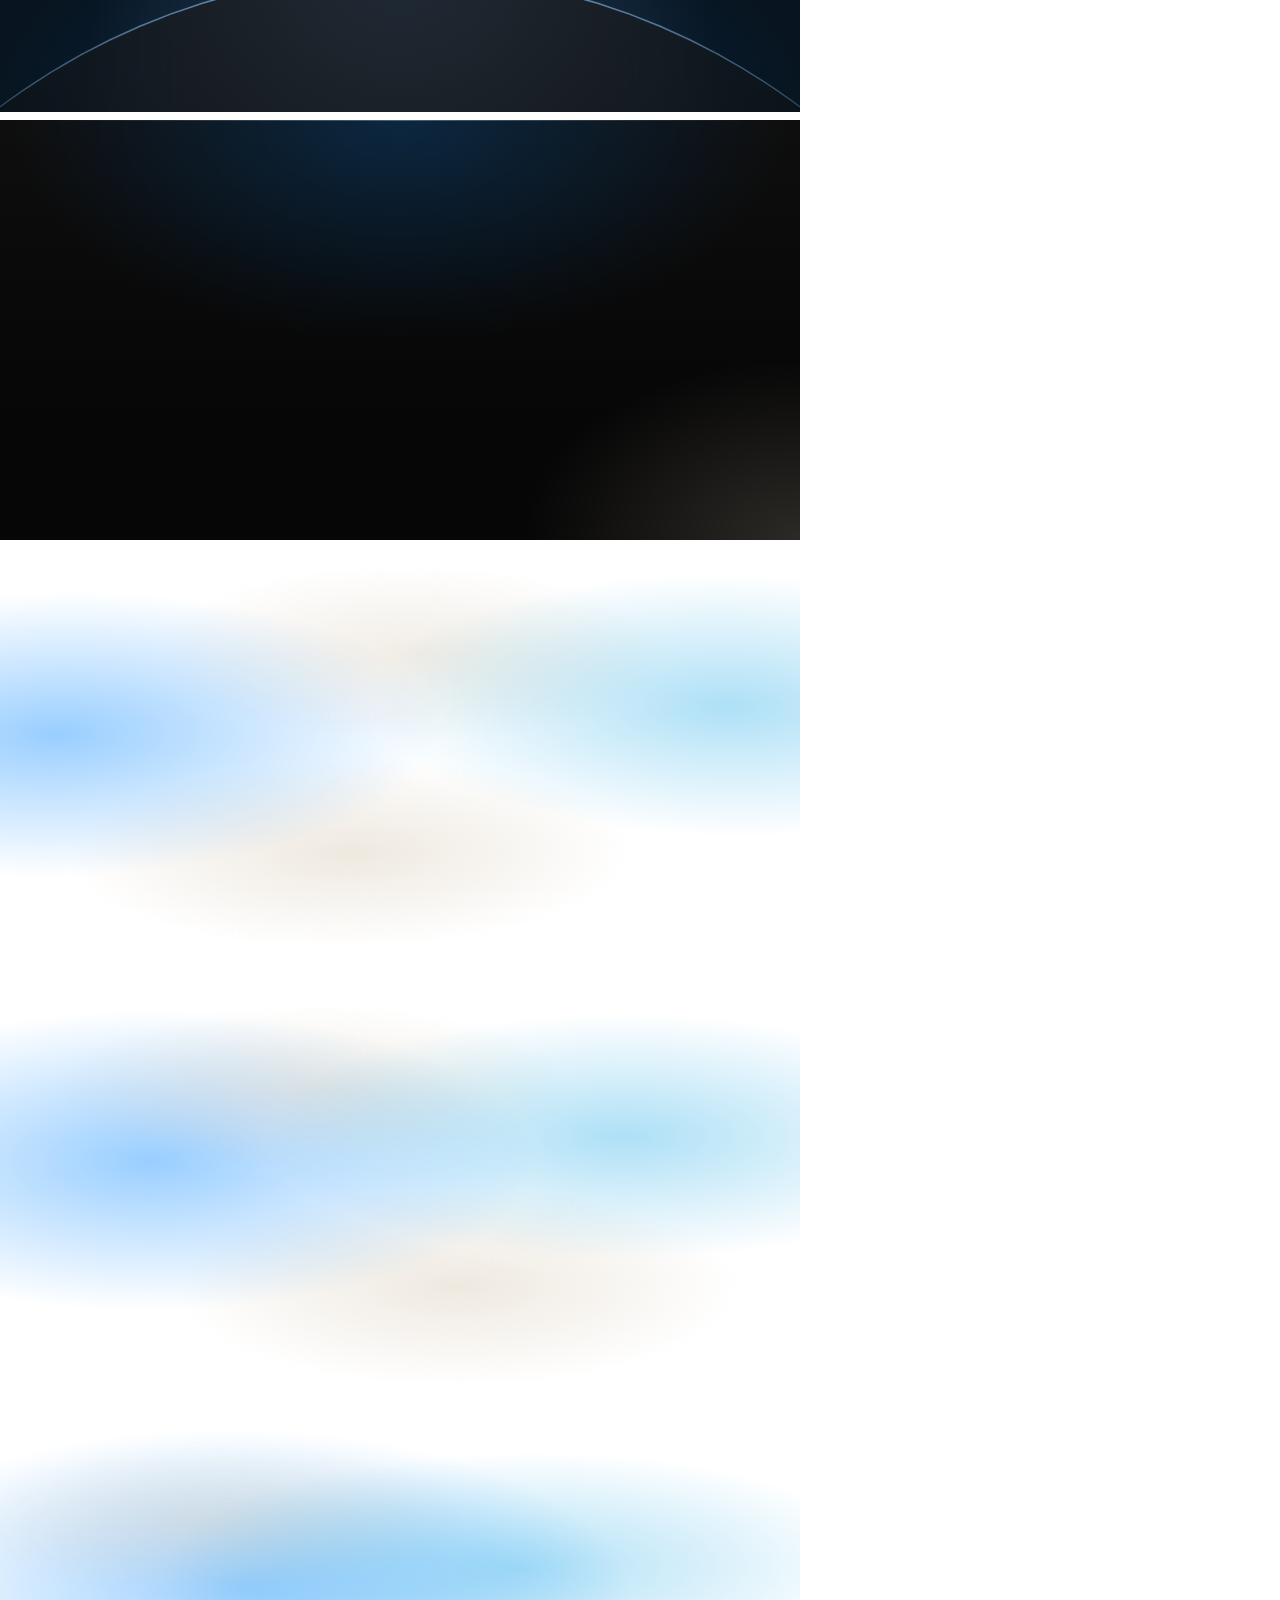
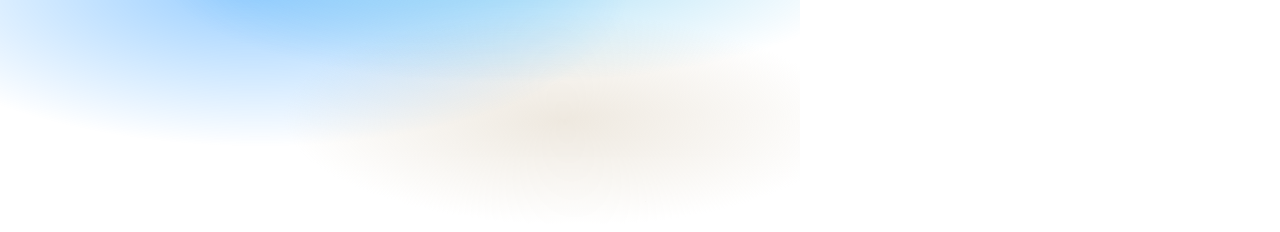
<file: .agents/skills/design-taste-frontend/assets/backgrounds/check.html>
<!doctype html>
<html lang="en" data-ground="sand">
<head>
<meta charset="utf-8">
<title>Backgrounds contrast check</title>
<!-- Every ground in a 800px box, for check.mjs: it sets a palette, screenshots the boxes and measures
     the ink and muted contrast on every pixel of each ground's text zone (index.json). The photograph
     grounds sit on a flat grey picture: #7c7c7c for the dark scrim, #d4d4d4 for the light one; and the worst case of the dark scrim: a white
     picture (white words on it). The light scrim is for pale photographs only. -->
<link rel="stylesheet" href="../system.css">
<link rel="stylesheet" href="backgrounds.css">
<style>body { margin: 0; width: 800px; } .box { width: 800px; margin: 0 0 8px; padding: 24px; font-size: 20px; } .pi, .pm { visibility: hidden; } .pi { color: var(--ink); } .pm { color: var(--muted); }  /* the liquid blobs held at the start, the middle and the end of their drift (the keyframes in backgrounds.css), so the text zone is measured where they stand under it */
  .at-start::before { animation: none; transform: translate3d(-7%, 0, 0) skewX(-7deg) scaleY(.94); } .at-start::after { animation: none; transform: translate3d(8%, 0, 0) skewX(6deg) scaleY(1.04); }
  .at-mid::before { animation: none; transform: translate3d(.5%, 0, 0) skewX(-.5deg) scaleY(.995); } .at-mid::after { animation: none; transform: translate3d(-.5%, 0, 0) scaleY(.98); }
  .at-end::before { animation: none; transform: translate3d(8%, 0, 0) skewX(6deg) scaleY(1.05); } .at-end::after { animation: none; transform: translate3d(-9%, 0, 0) skewX(-6deg) scaleY(.92); }
</style>
<script src="backgrounds.js" defer></script>
</head>
<body>
<div class="bg-mist box" data-g="mist" style="height:420px"><span class="pi">Ink</span> <span class="pm">Muted</span></div>
<div class="bg-halo box" data-g="halo" style="height:420px"><span class="pi">Ink</span> <span class="pm">Muted</span></div>
<div class="bg-grain box" data-g="grain" style="height:420px"><span class="pi">Ink</span> <span class="pm">Muted</span></div>
<div class="bg-paper box" data-g="paper" style="height:420px"><span class="pi">Ink</span> <span class="pm">Muted</span></div>
<div class="bg-dusk box" data-g="dusk" style="height:420px"><span class="pi">Ink</span> <span class="pm">Muted</span></div>
<div class="bg-topglow box" data-g="topglow" style="height:560px"><span class="pi">Ink</span> <span class="pm">Muted</span></div>
<div class="bg-ruled box" data-g="ruled" style="height:420px"><span class="pi">Ink</span> <span class="pm">Muted</span></div>
<div class="bg-dots box" data-g="dots" style="height:420px"><span class="pi">Ink</span> <span class="pm">Muted</span></div>
<div class="bg-arcs box" data-g="arcs" style="height:420px"><span class="pi">Ink</span> <span class="pm">Muted</span></div>
<div class="bg-band box" data-g="band" style="height:420px"><span class="pi">Ink</span> <span class="pm">Muted</span></div>
<div class="bg-field box" data-g="field" style="height:420px"><span class="pi">Ink</span> <span class="pm">Muted</span></div>
<div class="bg-band bg-tint box" data-g="band-tint" style="height:420px"><span class="pi">Ink</span> <span class="pm">Muted</span></div>
<div class="bg-field bg-tint box" data-g="field-tint" style="height:420px"><span class="pi">Ink</span> <span class="pm">Muted</span></div>
<div class="bg-photo box" data-g="photo" style="height:520px;--g-photo:linear-gradient(#7c7c7c,#7c7c7c)"><span class="pi">Ink</span> <span class="pm">Muted</span></div>
<div class="bg-photo bg-photo--left box" data-g="photo-left" style="height:520px;--g-photo:linear-gradient(#7c7c7c,#7c7c7c)"><span class="pi">Ink</span> <span class="pm">Muted</span></div>
<div class="bg-photo bg-photo--light box" data-g="photo-light" style="height:520px;--g-photo:linear-gradient(#d4d4d4,#d4d4d4)"><span class="pi">Ink</span> <span class="pm">Muted</span></div>
<div class="bg-photo box" data-g="photo-white" style="height:520px;--g-photo:linear-gradient(#fff,#fff)"><span class="pi">Ink</span> <span class="pm">Muted</span></div>
<div class="bg-photo bg-photo--left box" data-g="photo-left-white" style="height:520px;--g-photo:linear-gradient(#fff,#fff)"><span class="pi">Ink</span> <span class="pm">Muted</span></div>
<div class="bg-horizon box" data-g="horizon" style="height:640px"><span class="pi">Ink</span> <span class="pm">Muted</span></div>
<div class="bg-deep box" data-g="deep" style="height:420px"><span class="pi">Ink</span> <span class="pm">Muted</span></div>
<div class="bg-liquid box at-start" data-g="liquid" data-no-pause style="height:420px"><span class="pi">Ink</span> <span class="pm">Muted</span></div>
<div class="bg-liquid box at-mid" data-g="liquid-mid" data-no-pause style="height:420px"><span class="pi">Ink</span> <span class="pm">Muted</span></div>
<div class="bg-liquid box at-end" data-g="liquid-end" data-no-pause style="height:420px"><span class="pi">Ink</span> <span class="pm">Muted</span></div>

</body>
</html>
</file>
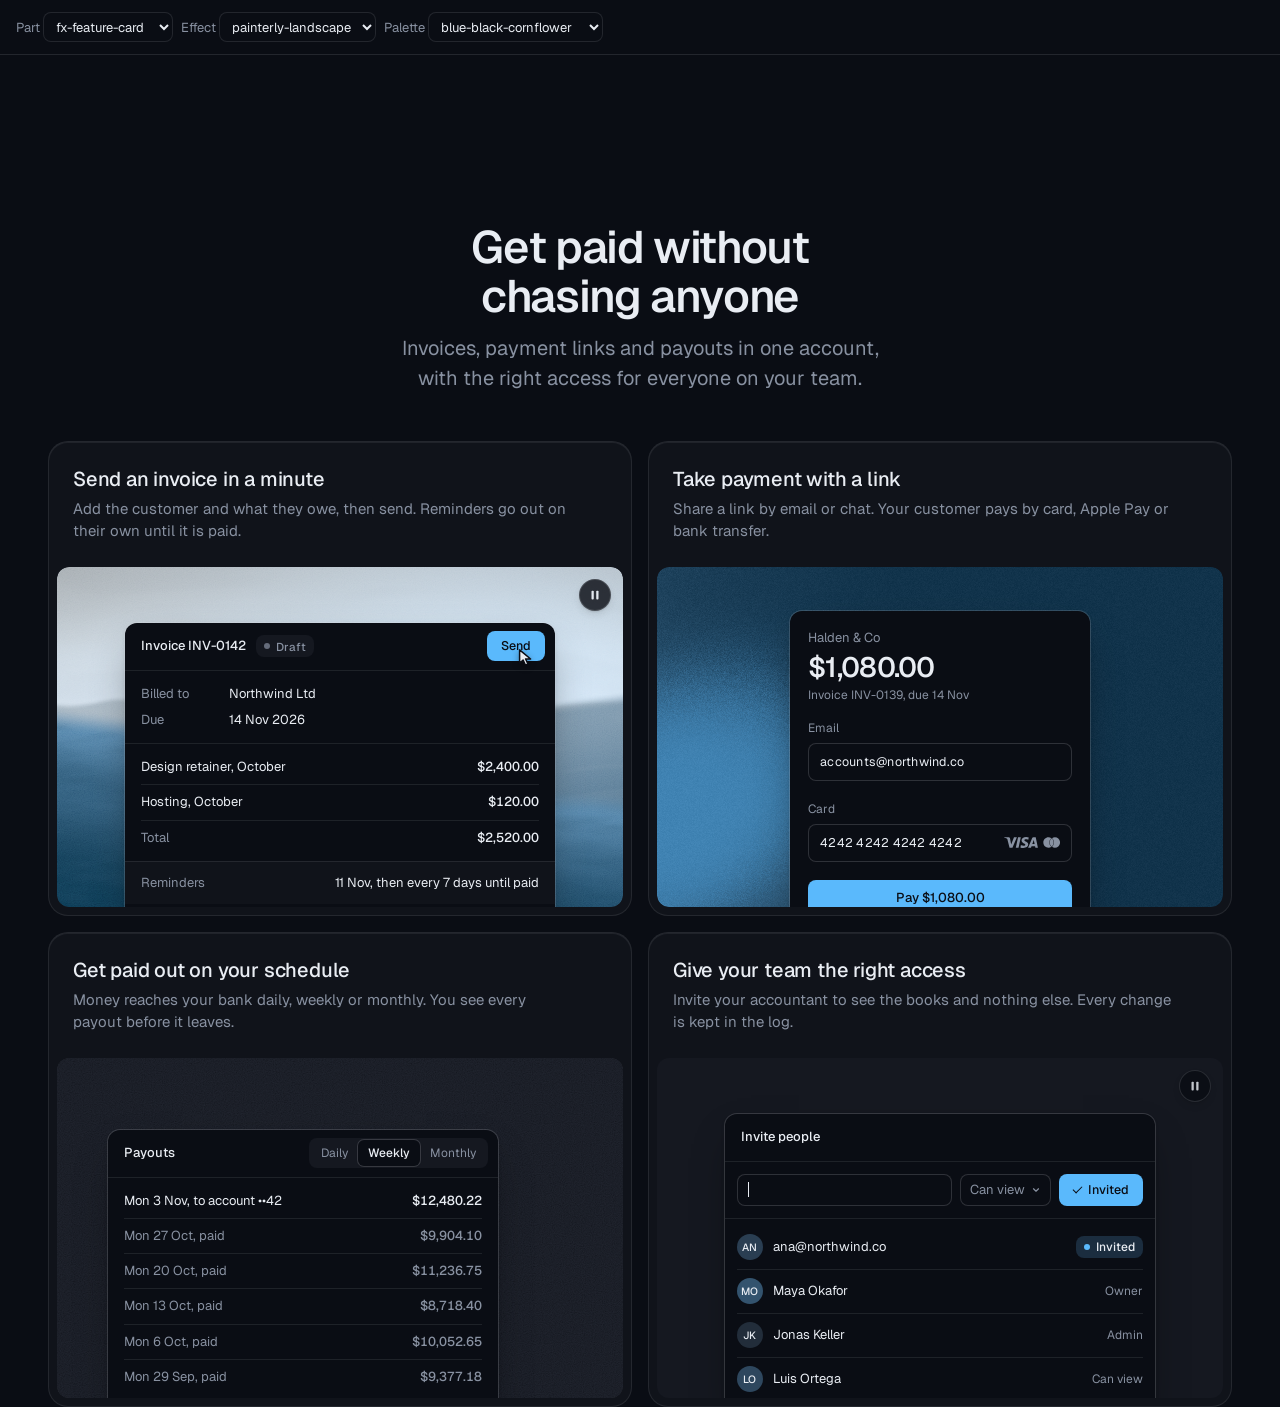
<file: .agents/skills/design-taste-frontend/assets/components/_lab.html>
<!doctype html>
<html lang="en" data-radius="soft">
<head>
<script>window.__tpGlMax = 16;   /* a gallery shows many live effects at once; a page of a site keeps the default 4 (fx.js) */</script>
<meta charset="utf-8">
<meta name="viewport" content="width=device-width, initial-scale=1">
<title>Component lab</title>
<link rel="preconnect" href="https://fonts.googleapis.com">
<link rel="preconnect" href="https://fonts.gstatic.com" crossorigin>
<link href="https://fonts.googleapis.com/css2?family=Geist:wght@100..900&family=Geist+Mono:wght@400..600&display=swap" rel="stylesheet">
<link rel="stylesheet" href="../system.css">
<link rel="stylesheet" href="./base.css">
<style>
  /* one component on its own, with a chosen effect (or object) and palette:
     _lab.html?c=fx-chart&fx=ruled-grounds&palette=white-link-blue&w=640 */
  :root { --font-display: "Geist", system-ui, sans-serif; --font-text: "Geist", system-ui, sans-serif; --font-mono: "Geist Mono", ui-monospace, monospace; --display-weight: 560; --display-tracking: -0.03em; }
  body { min-height: 100vh; margin: 0; }
  .bar { display: flex; flex-wrap: wrap; gap: 8px; align-items: center; padding: 12px 16px; border-bottom: 1px solid var(--line); font: 13px/1.4 var(--font-text); color: var(--muted); }
  .bar select { font: inherit; color: var(--ink); background: var(--bg); border: 1px solid var(--line); border-radius: var(--r-sm); height: 30px; padding: 0 8px; }
  .stage { padding: clamp(16px, 4vw, 48px); margin-inline: auto; }
</style>
</head>
<body>
<div class="bar">
  <label>Part <select id="c"></select></label>
  <label>Effect <select id="fx"></select></label>
  <label>Palette <select id="pal"></select></label>
</div>
<main class="stage" id="stage"></main>
<script type="module">
  import fx from '../effects/fx.js';
  const PARTS = ['fx-feature-card', 'fx-dither-object', 'fx-headline', 'fx-button', 'fx-prompt', 'fx-icon-tiles', 'fx-stat', 'fx-globe', 'fx-map', 'fx-chart', 'fx-bars', 'fx-band', 'fx-spotlight', 'fx-photo', 'fx-avatar', 'fx-search', 'fx-logos', 'fx-tabs', 'fx-pricing', 'fx-progress'];
  const PALETTES = {
    'blue-black-cornflower': { bg: '#0a0d14', surface: '#131824', ink: '#e9edf3', muted: '#8891a1', accent: '#5ab9fc', accentInk: '#0a0d14' },
    'graphite-safety-orange': { bg: '#18191b', surface: '#222427', ink: '#eff0f1', muted: '#9c9ea3', accent: '#ff4a1f', accentInk: '#18191b' },
    'white-link-blue': { bg: '#ffffff', surface: '#f4f4f4', ink: '#111111', muted: '#6b6b6b', accent: '#1a4be0', accentInk: '#ffffff' },
    'moss-sand': { bg: '#ddd6c6', surface: '#d2cab8', ink: '#2a2a26', muted: '#59574e', accent: '#4f6238', accentInk: '#ffffff' },
    'cobalt-field': { bg: '#0034eb', surface: '#002fd6', ink: '#ffffff', muted: '#dfe4f2', accent: '#e9e34a', accentInk: '#111111' },
  };
  const q = new URLSearchParams(location.search);
  const part = PARTS.includes(q.get('c')) ? q.get('c') : PARTS[0];
  const palId = PALETTES[q.get('palette')] ? q.get('palette') : 'blue-black-cornflower';
  const p = PALETTES[palId];
  const s = document.documentElement.style;
  const action = fx.color.contrast(p.accent, p.bg) >= 2.2 ? p.accent : p.ink;
  Object.entries({ '--p-bg': p.bg, '--p-surface': p.surface, '--p-ink': p.ink, '--p-muted': p.muted, '--p-accent': p.accent, '--p-accent-ink': p.accentInk, '--p-action': action, '--p-action-ink': action === p.accent ? p.accentInk : p.bg }).forEach(([k, v]) => s.setProperty(k, v));
  s.colorScheme = fx.color.isDark(p.bg) ? 'dark' : 'light';
  if (q.has('fallback')) fx.config.forceFallback = true;
  // one part at a time: at most 4 live WebGL contexts on this page
  fx.config.maxLive = 4;
  if (q.has('w')) document.getElementById('stage').style.maxWidth = q.get('w') + 'px';

  const base = `./${part}/`;
  const [meta, html, mod] = await Promise.all([fetch(base + 'meta.json').then(r => r.json()), fetch(base + 'component.html').then(r => r.text()), import(base + 'component.js')]);
  const link = Object.assign(document.createElement('link'), { rel: 'stylesheet', href: base + 'component.css' });
  document.head.append(link);
  await new Promise(r => { link.onload = link.onerror = r; });
  const choices = meta.effects?.length ? meta.effects : meta.objects || [];
  const chosen = choices.includes(q.get('fx')) ? q.get('fx') : meta.default;
  const stage = document.getElementById('stage');
  stage.innerHTML = html;
  const root = stage.firstElementChild;
  // the chosen effect goes where the part reads it: data-cx-object, data-cx-fill, or data-cx-effect on the root
  // the dither object: one figure set to the chosen object (one live object, as on a page); no caption under it
  if (meta.objects) {
    const fig = root.matches('[data-cx-object]') ? root : root.querySelector('[data-cx-object]');
    fig.dataset.cxObject = chosen;
    if (q.get('render') === 'studio') fig.dataset.cxRender = 'studio';
    fig.querySelector('.cx-obj__stage').removeAttribute('aria-label');
    fig.style.maxWidth = '720px';
  }
  // without ?fx= the markup keeps its own effects (the feature card mixes a landscape and a grain: setting
  // the default on every panel would paint the grain panel as a landscape too)
  else if (!choices.includes(q.get('fx'))) { /* as written */ }
  else if (root.querySelector('[data-cx-fill]')) root.querySelectorAll('[data-cx-fill]').forEach(el => { el.dataset.cxFill = chosen; });
  else if (root.querySelector('[data-cx-effect]')) root.querySelectorAll('[data-cx-effect]').forEach(el => { el.dataset.cxEffect = chosen; });
  else root.dataset.cxEffect = chosen;
  // the map draws its baked streets; an effect named with ?fx= shows its fallback ground (no map data) instead
  if (part === 'fx-map' && choices.includes(q.get('fx'))) delete root.dataset.cxMap;
  await document.fonts.ready;
  window.__part = mod.default(root);
  setTimeout(() => { document.documentElement.dataset.ready = '1'; }, 1200);

  const fill = (sel, list, cur, key) => {
    const el = document.getElementById(sel);
    el.innerHTML = list.map(v => `<option${v === cur ? ' selected' : ''}>${v}</option>`).join('');
    el.addEventListener('change', () => { q.set(key, el.value); if (key === 'c') q.delete('fx'); location.search = q.toString(); });
  };
  fill('c', PARTS, part, 'c');
  // a part whose default is none (the map's streets, the photograph as it is) lists none first, so the
  // select never shows an effect that is not on
  fill('fx', meta.default === 'none' ? ['none', ...choices] : choices, chosen, 'fx');
  fill('pal', Object.keys(PALETTES), palId, 'palette');
</script>
</body>
</html>
</file>
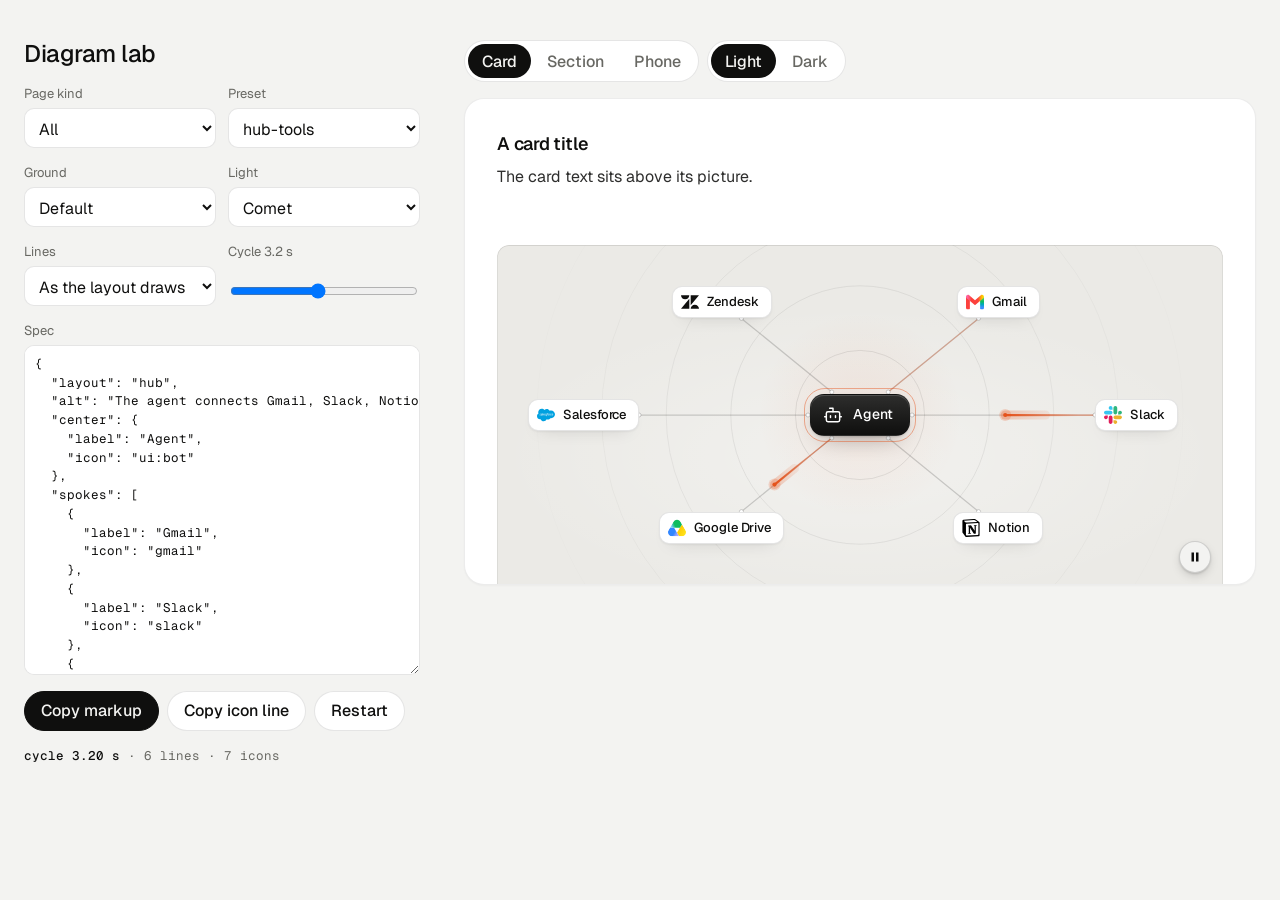
<file: .agents/skills/design-taste-frontend/assets/diagrams/lab.html>
<!doctype html>
<html lang="en">
<head>
<meta charset="utf-8">
<meta name="viewport" content="width=device-width, initial-scale=1">
<title>Diagram lab</title>
<link rel="preconnect" href="https://fonts.googleapis.com">
<link rel="preconnect" href="https://fonts.gstatic.com" crossorigin>
<link href="https://fonts.googleapis.com/css2?family=Geist:wght@300..700&family=Geist+Mono:wght@400;500&display=swap" rel="stylesheet">
<link rel="stylesheet" href="../ui/cards.css">
<link rel="stylesheet" href="diagram.css">
<style>
  /* The builder: pick a preset, change the JSON or the controls, see the card at once, copy the markup. Not part of a page. */
  :root { --font-text: "Geist", system-ui, sans-serif; --font-display: "Geist", system-ui, sans-serif; --font-mono: "Geist Mono", ui-monospace, monospace; }
  [data-theme="light"] { --bg: #f3f3f1; --card: #ffffff; --ink: #0f0f0e; --muted: #686863; --accent: #e5531c; --accent-ink: #ffffff; --frag: #ffffff; --ground-bg: #ebeae6; --ground-accent: #dcd9d0; --line: rgb(0 0 0 / .1); --field: #ffffff; }
  [data-theme="light"][data-accent="blue"] { --accent: #2456e8; }
  [data-theme="light"][data-accent="green"] { --accent: #16825d; }
  [data-theme="dark"] { --bg: #070708; --card: #141416; --ink: #f2f2ef; --muted: #8f9094; --accent: #ff7a3c; --accent-ink: #120c08; --frag: #1c1d20; --ground-bg: #101012; --ground-accent: #232326; --line: rgb(255 255 255 / .12); --field: #101012; }
  [data-theme="dark"][data-accent="white"] { --accent: #f2f2ef; --accent-ink: #0b0b0c; }
  [data-theme="dark"][data-accent="green"] { --accent: #3ccf8e; --accent-ink: #06130d; }
  * { box-sizing: border-box; }
  html, body { margin: 0; }
  body { font-family: var(--font-text); background: var(--bg); color: var(--ink); -webkit-font-smoothing: antialiased; min-height: 100vh; }
  .lab { display: grid; gap: 32px; max-width: 1440px; margin: 0 auto; padding: 32px 24px 64px; }
  .side { display: grid; gap: 16px; align-content: start; min-width: 0; }
  .side h1 { margin: 0; font: 500 24px/1.2 var(--font-display); letter-spacing: -0.02em; }
  .row { display: grid; gap: 6px; }
  .row > label, .row > .lbl { font-size: 13px; color: var(--muted); }
  .two { display: grid; grid-template-columns: 1fr 1fr; gap: 12px; }
  select, textarea, button, input[type=range] { font: inherit; color: inherit; }
  select, textarea { width: 100%; background: var(--field); border: 1px solid var(--line); border-radius: 10px; padding: 9px 10px; }
  select { height: 40px; }
  textarea { min-height: 360px; resize: vertical; font: 400 12.5px/1.5 var(--font-mono); white-space: pre; tab-size: 2; }
  textarea.is-bad { border-color: #c4321c; }
  .btns { display: flex; flex-wrap: wrap; gap: 8px; }
  button.b { height: 40px; padding: 0 16px; border-radius: 999px; border: 1px solid var(--line); background: var(--card); cursor: pointer; font-weight: 500; }
  button.b:hover { border-color: var(--ink); }
  button.b--main { background: var(--ink); color: var(--bg); border-color: var(--ink); }
  .out { font: 400 12.5px/1.5 var(--font-mono); color: var(--muted); overflow-wrap: anywhere; min-height: 1.5em; }
  .out b { color: var(--ink); font-weight: 500; }
  .out .bad { color: #c4321c; }
  .lb-stage { min-width: 0; display: grid; align-content: start; gap: 16px; }
  .lb-stage .card > .panel { --p-h: 340px; }
  .lb-stage .card--wide > .panel { --p-h: 560px; }
  .lb-stage .card--phone { max-width: 390px; }
  .lb-stage .card--phone > .panel { --p-h: 300px; }
  .seg { display: inline-flex; border: 1px solid var(--line); border-radius: 999px; padding: 3px; gap: 2px; background: var(--card); width: fit-content; }
  .seg button { height: 34px; padding: 0 14px; border: 0; background: none; border-radius: 999px; cursor: pointer; font-weight: 500; color: var(--muted); }
  .seg button[aria-pressed="true"] { background: var(--ink); color: var(--bg); }
  @media (min-width: 1024px) { .lab { grid-template-columns: 400px minmax(0, 1fr); gap: 40px; padding-top: 40px; } textarea { min-height: 330px; } .side { position: sticky; top: 24px; max-height: calc(100vh - 48px); overflow: auto; padding-right: 4px; } }
  @media (max-width: 639px) { .lab { padding: 24px 16px 48px; } }
</style>
</head>
<body data-theme="light" data-icon-base="../icons/demo/">
<div class="lab">
  <aside class="side">
    <h1>Diagram lab</h1>
    <div class="two">
      <div class="row"><label for="type">Page kind</label><select id="type"><option value="">All</option><option>software</option><option>tech</option><option>gaming</option><option>product</option><option>service</option></select></div>
      <div class="row"><label for="preset">Preset</label><select id="preset"></select></div>
    </div>
    <div class="two">
      <div class="row"><label for="ground">Ground</label><select id="ground"><option value="">Default</option><option>dots</option><option>rings</option><option>grid</option><option>glow</option><option>glow dots</option><option>glow rings</option><option>none</option></select></div>
      <div class="row"><label for="pulse">Light</label><select id="pulse"><option value="">Comet</option><option>dot</option><option>none</option></select></div>
    </div>
    <div class="two">
      <div class="row"><label for="curve">Lines</label><select id="curve"><option value="">As the layout draws them</option><option>curve</option><option>elbow</option><option>swirl</option></select></div>
      <div class="row"><label for="cycle">Cycle <span id="cycleV">3.2 s</span></label><input id="cycle" type="range" min="2.5" max="4" step="0.1" value="3.2"></div>
    </div>
    <div class="row"><label for="json">Spec</label><textarea id="json" spellcheck="false"></textarea></div>
    <div class="btns">
      <button class="b b--main" id="copy" type="button">Copy markup</button>
      <button class="b" id="copyIcons" type="button">Copy icon line</button>
      <button class="b" id="restart" type="button">Restart</button>
    </div>
    <div class="out" id="info"></div>
  </aside>
  <main class="lb-stage">
    <div class="btns">
      <div class="seg" id="size" role="group" aria-label="Size"><button type="button" data-v="card" aria-pressed="true">Card</button><button type="button" data-v="section" aria-pressed="false">Section</button><button type="button" data-v="phone" aria-pressed="false">Phone</button></div>
      <div class="seg" id="theme" role="group" aria-label="Palette"><button type="button" data-v="light" aria-pressed="true">Light</button><button type="button" data-v="dark" aria-pressed="false">Dark</button></div>
    </div>
    <article class="card card--row" id="card"><h3 id="ct"></h3><p id="cp"></p><div class="panel"><div class="dg" id="dg"></div></div></article>
  </main>
</div>
<script type="module">
  import dg from './diagram.js';
  const $ = id => document.getElementById(id);
  const presets = await dg.presets();
  const base = new URL('../icons/demo/', location.href).href;
  const q = new URLSearchParams(location.search);
  let spec = null, d = null, size = 'card';

  const names = type => Object.keys(presets).filter(k => !type || (presets[k].types || []).includes(type));
  const fillPresets = () => { $('preset').innerHTML = names($('type').value).map(k => `<option>${k}</option>`).join(''); };
  const load = id => { spec = JSON.parse(JSON.stringify(presets[id])); delete spec.types; $('json').value = JSON.stringify(spec, null, 2); sync(); };
  const first = n => (spec.center || spec.core || spec.input || spec.root || spec.left || {}).label || n;

  function iconIds(o, out = new Set()) {
    if (Array.isArray(o)) o.forEach(x => iconIds(x, out));
    else if (o && typeof o === 'object') for (const k in o) { if (k === 'icon' && typeof o[k] === 'string' && !/^text:|[/.]/.test(o[k])) out.add(o[k]); else iconIds(o[k], out); }
    return out;
  }
  function markup() {
    const j = JSON.stringify(spec);
    return /'/.test(j)
      ? `<div class="panel"><div class="dg" data-diagram><script type="application/json">${j}<\/script></div></div>`
      : `<div class="panel"><div class="dg" data-diagram='${j}'></div></div>`;
  }
  function paint() {
    const card = $('card');
    card.classList.toggle('card--wide', size === 'section');
    card.classList.toggle('card--phone', size === 'phone');
    const s = JSON.parse(JSON.stringify(spec));
    if (size === 'section') s.size = 'section';
    $('ct').textContent = 'A card title';
    $('cp').textContent = 'The card text sits above its picture.';
    const el = $('dg');
    d = dg.mount(el, s, { iconBase: base });
    const ids = [...iconIds(spec)];
    setTimeout(() => {
      $('info').innerHTML = `<b>cycle ${d.T ? d.T.toFixed(2) : '-'} s</b> · ${d.E ? d.E.filter(e => e.lit).length : 0} lines · ${ids.length} icons`;
    }, 400);
  }
  function sync() {
    try { spec = JSON.parse($('json').value); $('json').classList.remove('is-bad'); } catch (e) { $('json').classList.add('is-bad'); $('info').innerHTML = `<span class="bad">${e.message}</span>`; return; }
    paint();
  }
  // a control writes into the spec and the textarea
  function setField(path, v) {
    try { spec = JSON.parse($('json').value); } catch { return; }
    const [a, b] = path.split('.');
    if (b) { spec[a] = spec[a] || {}; if (v === '' || v == null) delete spec[a][b]; else spec[a][b] = v; if (!Object.keys(spec[a]).length) delete spec[a]; }
    else if (v === '' || v == null) delete spec[a]; else spec[a] = v;
    $('json').value = JSON.stringify(spec, null, 2);
    sync();
  }
  $('type').onchange = () => { fillPresets(); load($('preset').value); };
  $('preset').onchange = () => { $('ground').value = $('pulse').value = $('curve').value = ''; $('cycle').value = 3.2; $('cycleV').textContent = '3.2 s'; load($('preset').value); };
  $('ground').onchange = () => setField('ground', $('ground').value);
  $('pulse').onchange = () => setField('motion.pulse', $('pulse').value);
  $('curve').onchange = () => setField('curve', $('curve').value);
  $('cycle').oninput = () => { $('cycleV').textContent = (+$('cycle').value).toFixed(1) + ' s'; setField('motion.cycle', +$('cycle').value === 3.2 ? '' : +$('cycle').value); };
  let t0; $('json').oninput = () => { clearTimeout(t0); t0 = setTimeout(sync, 350); };
  $('restart').onclick = () => d && d.restart && d.restart();
  const copy = async (text, btn, label) => { try { await navigator.clipboard.writeText(text); btn.textContent = 'Copied'; } catch { btn.textContent = 'Copy failed'; } setTimeout(() => (btn.textContent = label), 1400); };
  $('copy').onclick = () => copy(markup(), $('copy'), 'Copy markup');
  $('copyIcons').onclick = () => copy(`node <skill>/scripts/icons.mjs fetch ${[...iconIds(spec)].join(' ')} --out assets/icons`, $('copyIcons'), 'Copy icon line');
  for (const [id, key] of [['size', 'size'], ['theme', 'theme']]) {
    $(id).onclick = ev => {
      const b = ev.target.closest('button'); if (!b) return;
      [...$(id).children].forEach(x => x.setAttribute('aria-pressed', String(x === b)));
      if (key === 'size') { size = b.dataset.v; paint(); } else document.body.dataset.theme = b.dataset.v;
    };
  }
  if (q.get('type')) $('type').value = q.get('type');
  fillPresets();
  if (q.get('preset') && presets[q.get('preset')]) $('preset').value = q.get('preset');
  if (q.get('theme') === 'dark') { document.body.dataset.theme = 'dark'; $('theme').children[1].click(); }
  load($('preset').value);
  window.__lab = { get d() { return d; } };
</script>
</body>
</html>
</file>
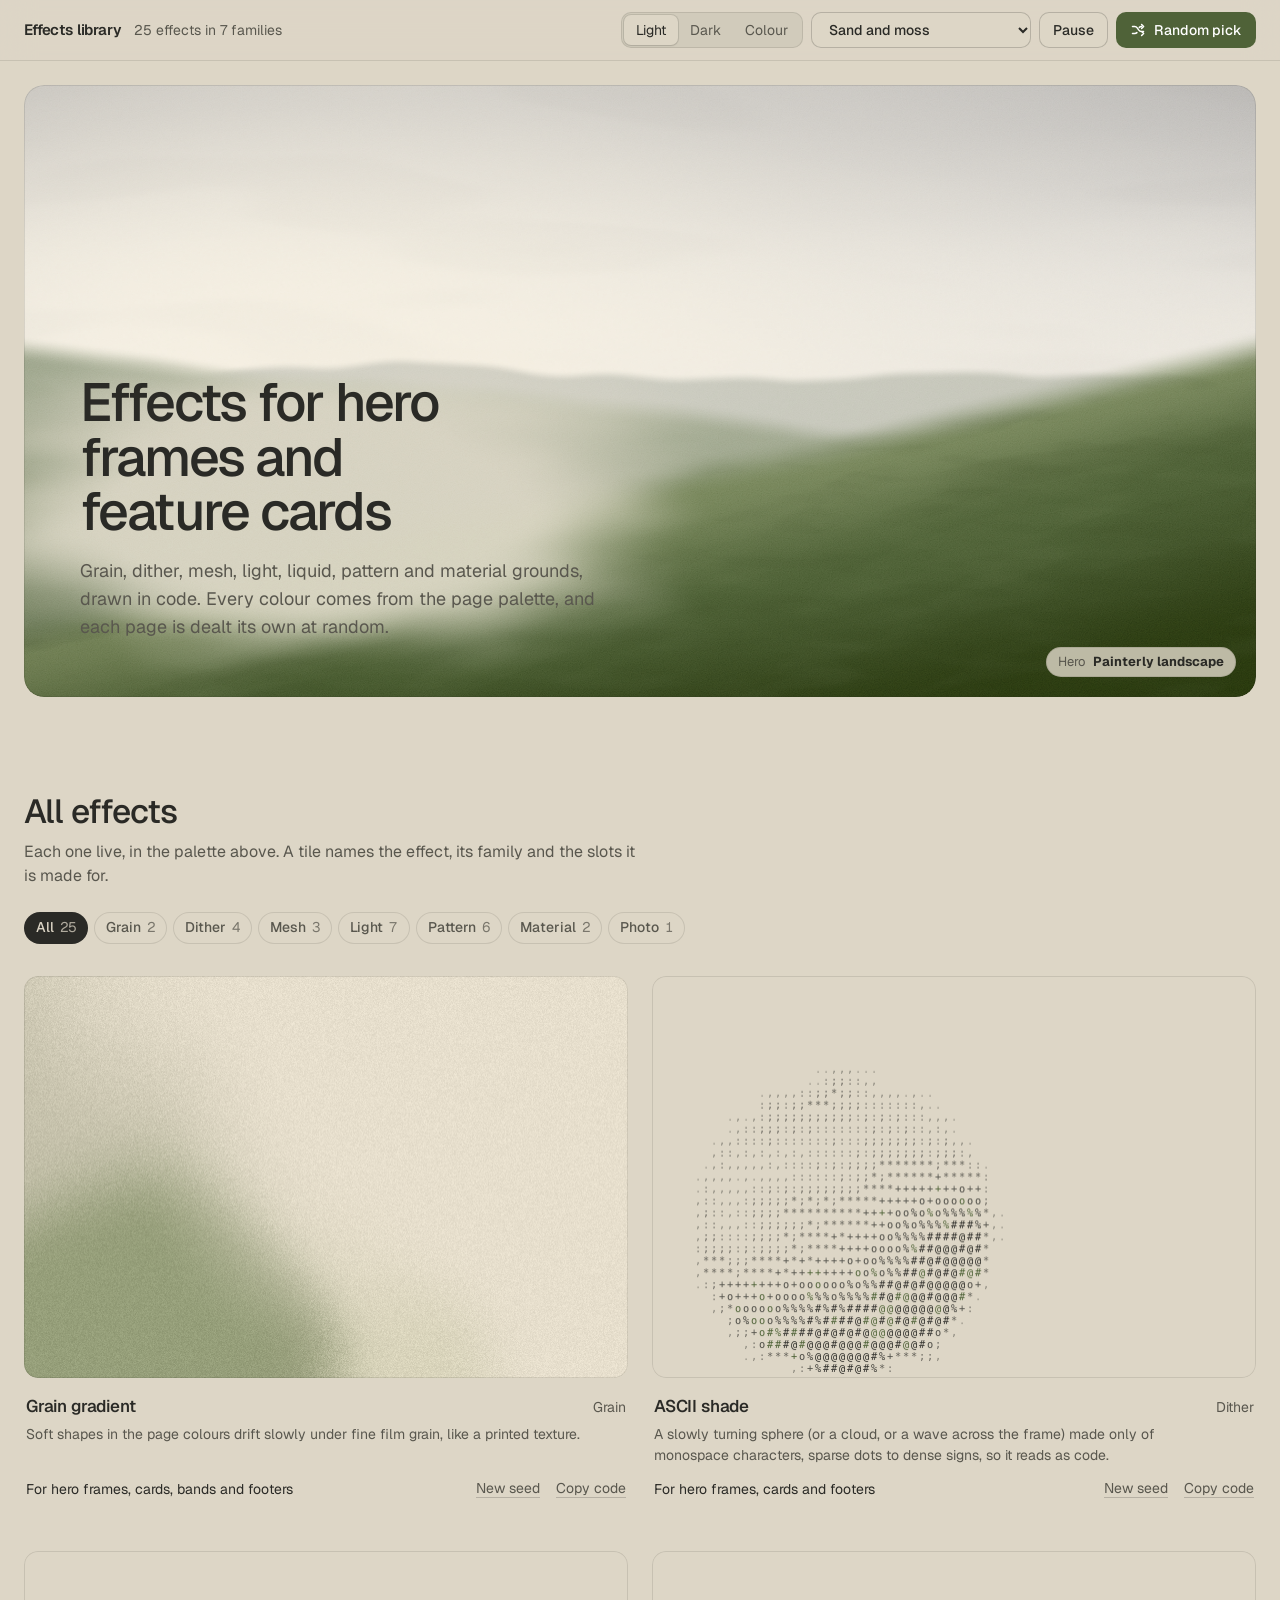
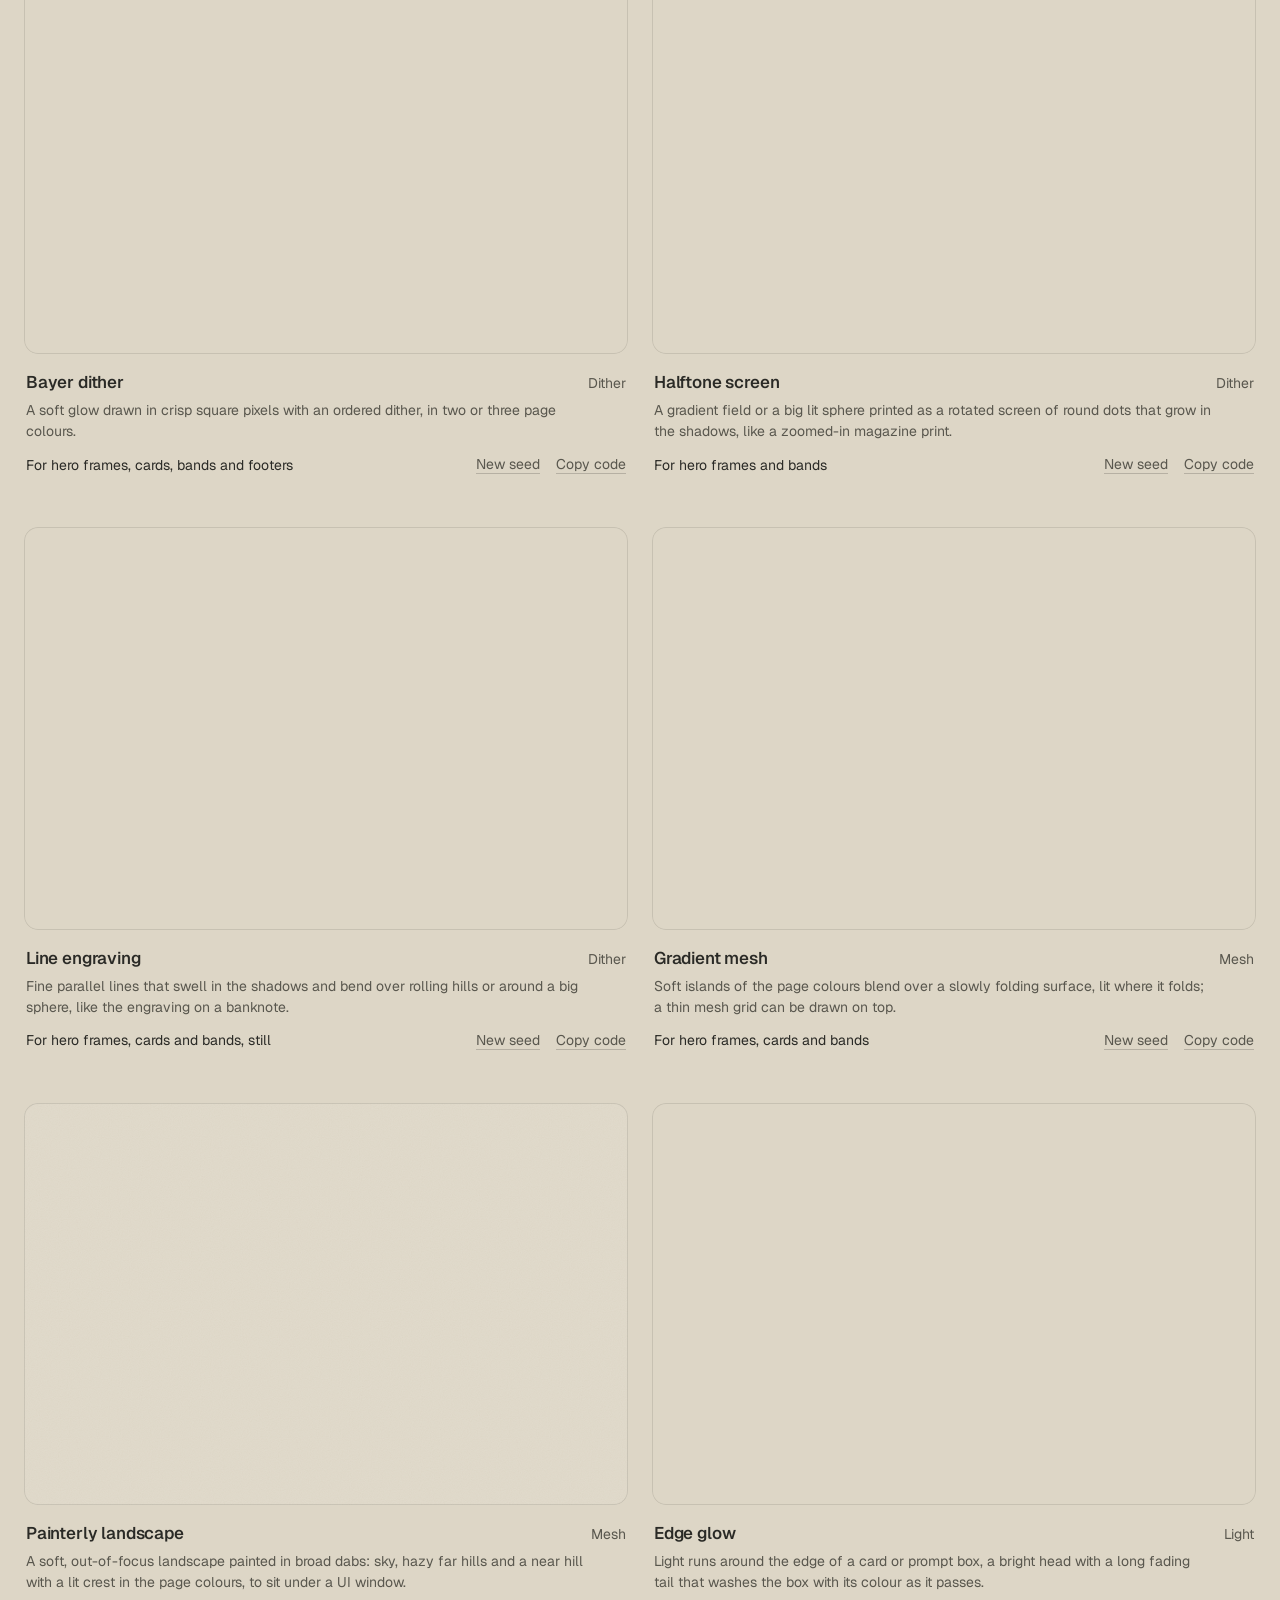
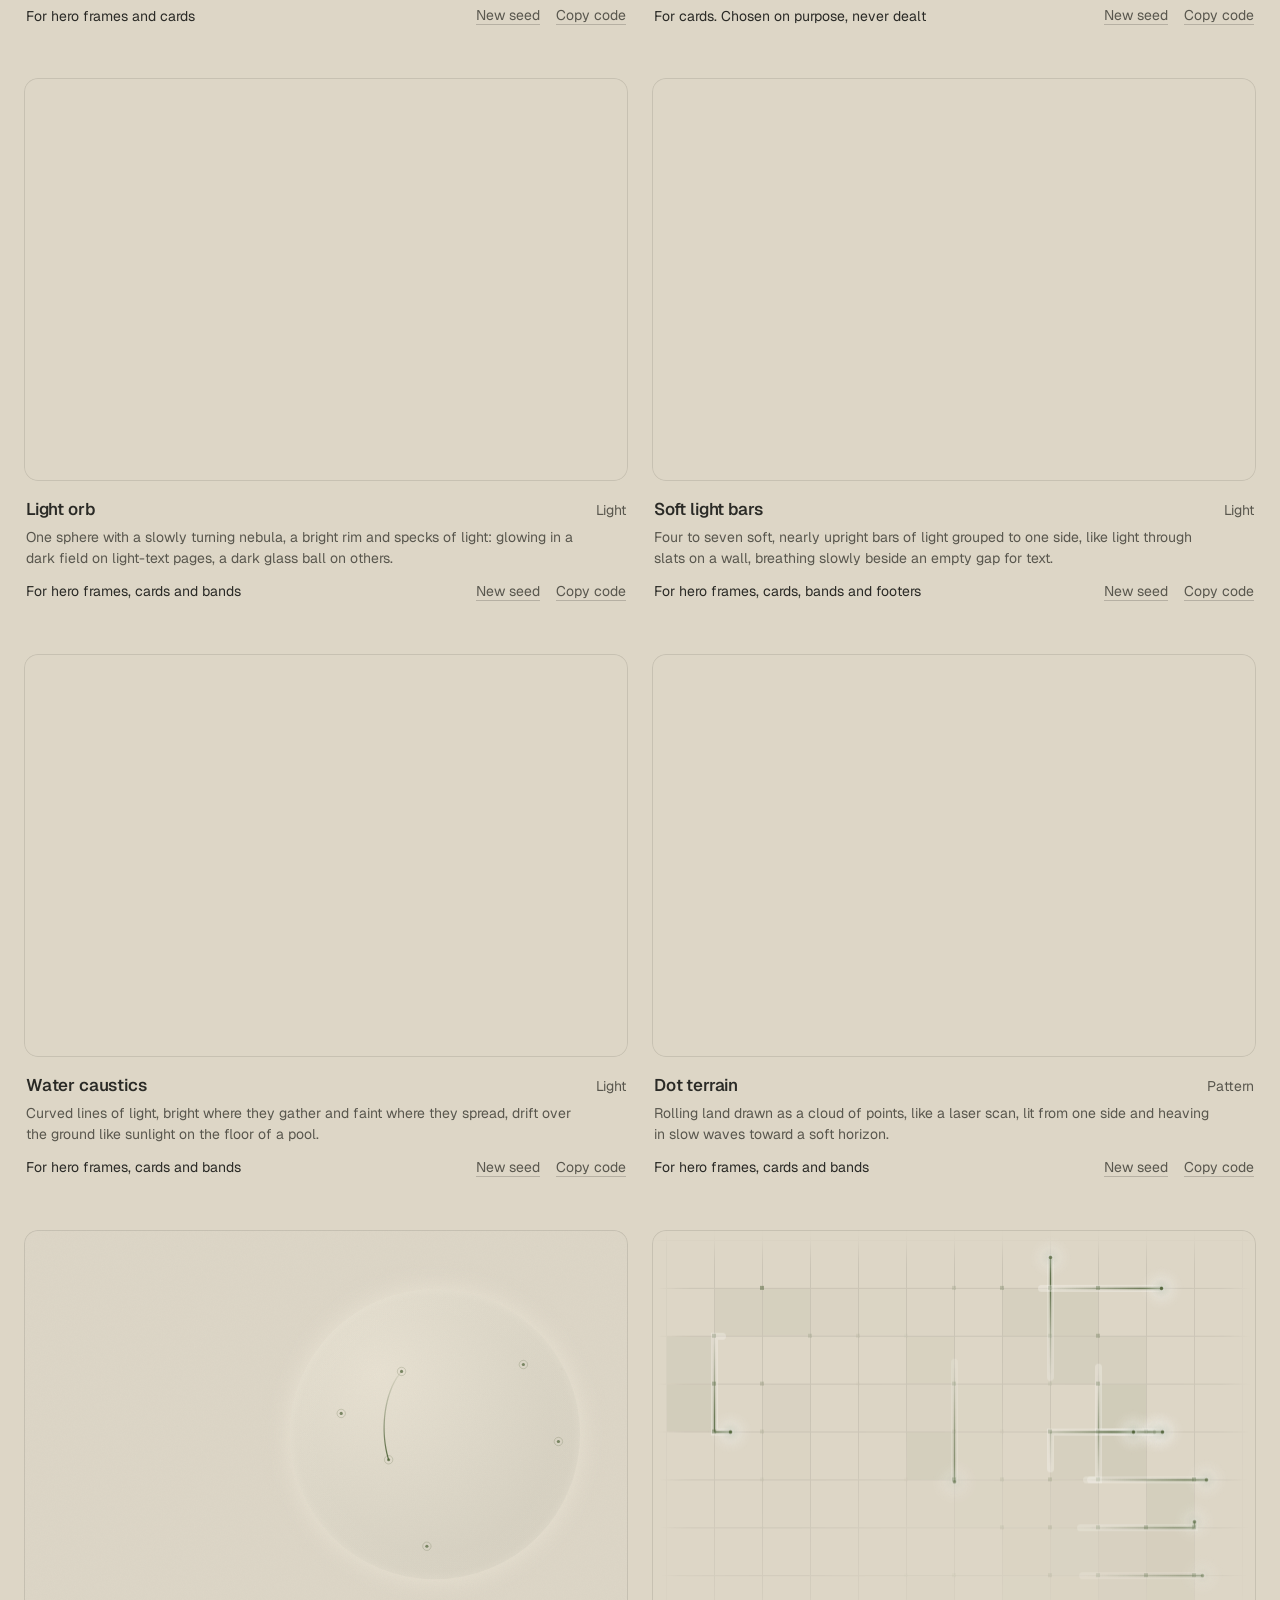
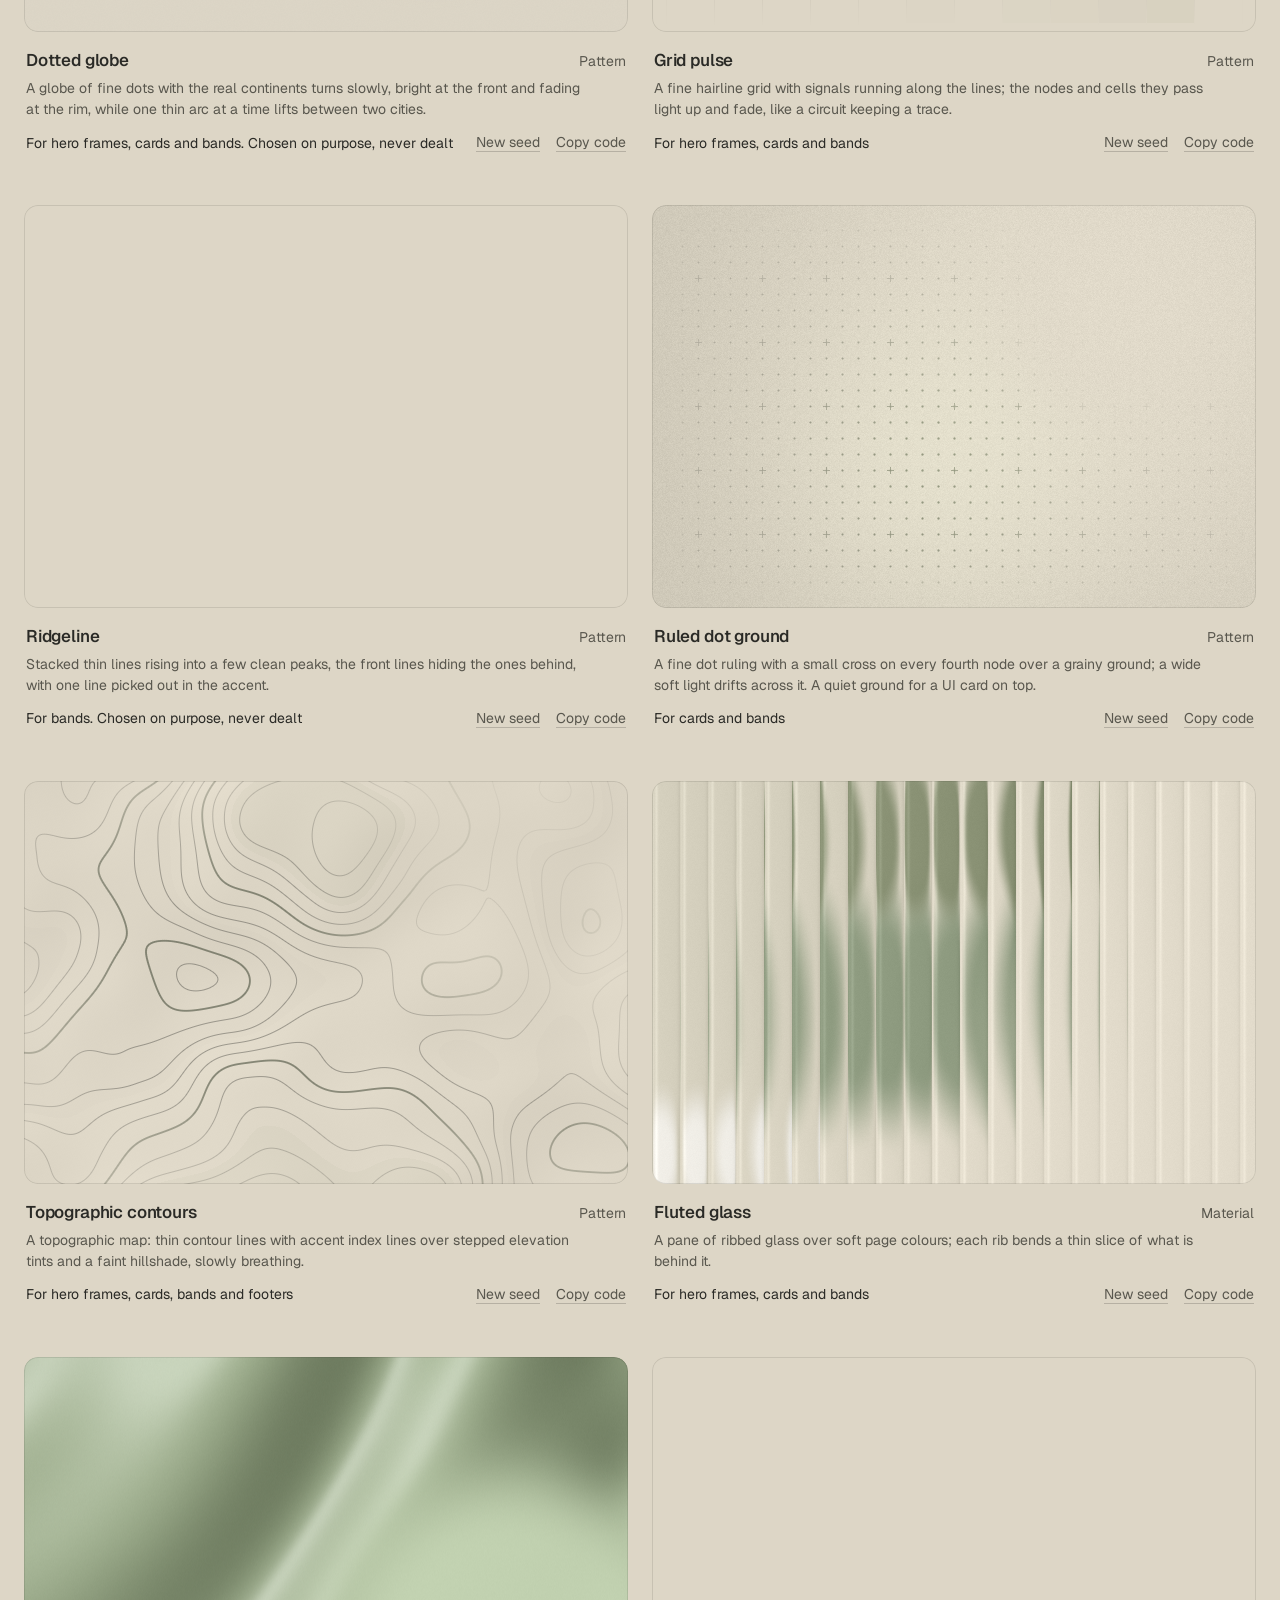
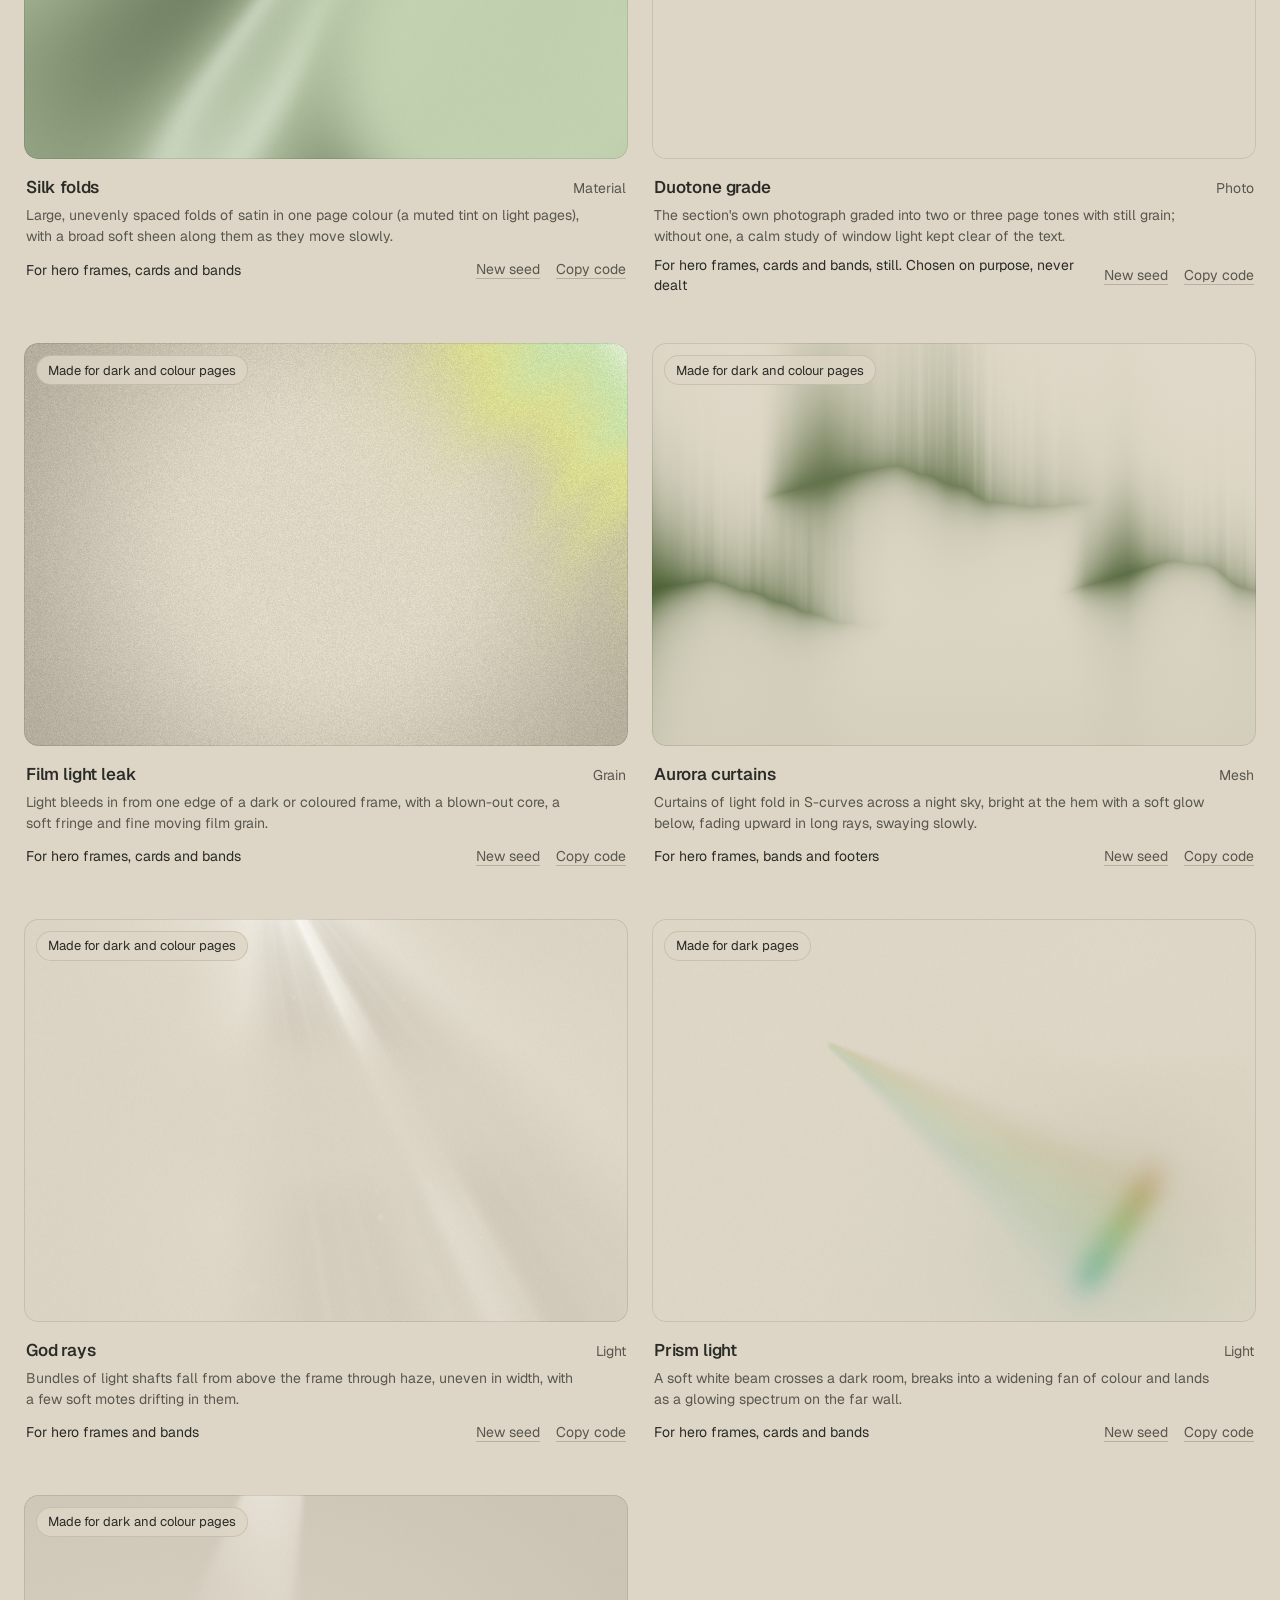
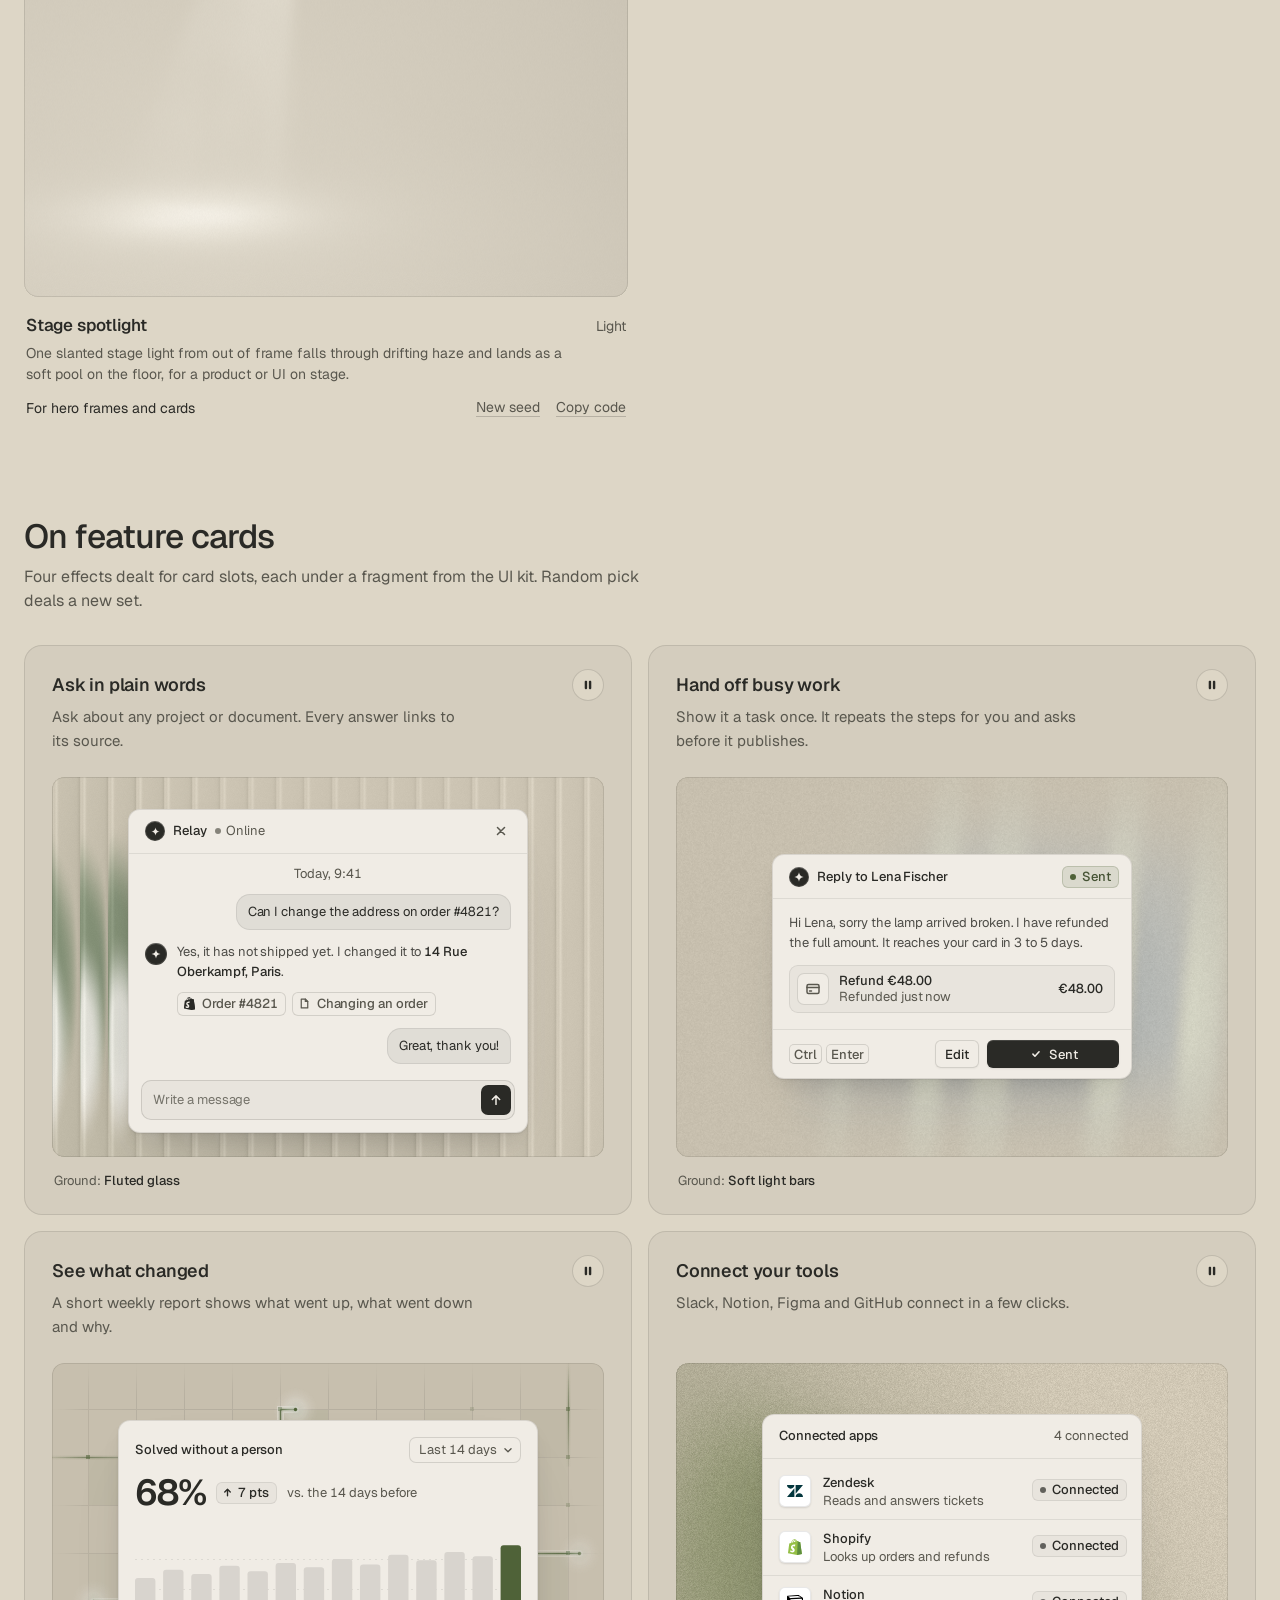
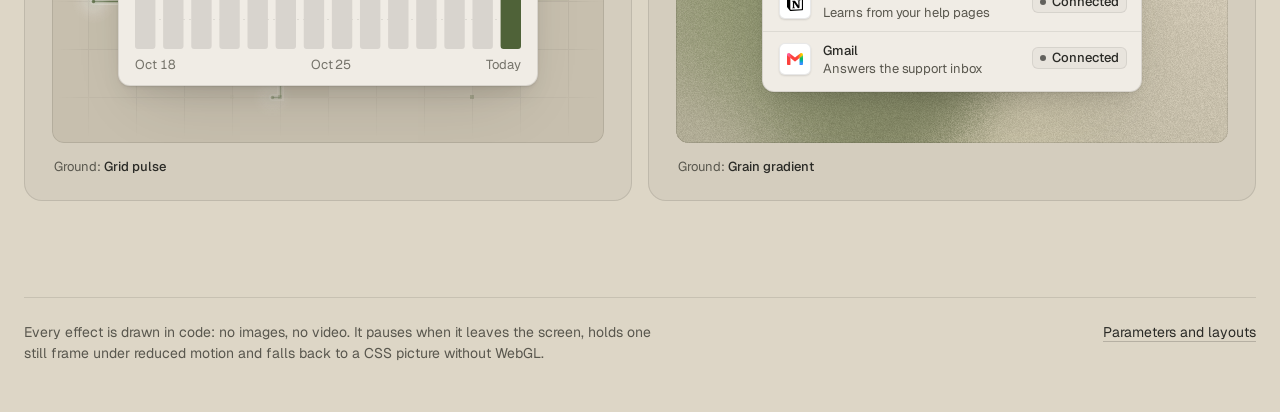
<file: .agents/skills/design-taste-frontend/assets/effects/gallery.html>
<!doctype html>
<html lang="en">
<head>
<script>window.__tpGlMax = 16;   /* a gallery shows many live effects at once; a page of a site keeps the default 4 (fx.js) */</script>
<meta charset="utf-8">
<meta name="viewport" content="width=device-width, initial-scale=1">
<title>Effects library</title>
<meta name="description" content="Effects drawn in code for hero frames, feature cards and bands, in the page palette.">
<link rel="icon" href="data:,">
<link rel="preconnect" href="https://fonts.googleapis.com">
<link rel="preconnect" href="https://fonts.gstatic.com" crossorigin>
<link href="https://fonts.googleapis.com/css2?family=Geist:wght@100..900&family=Geist+Mono:wght@100..900&display=swap" rel="stylesheet">
<style>
  /* the page palette; the script sets these from the palette switcher */
  :root {
    --bg: #ddd6c6; --surface: #d2cab8; --ink: #2a2a26; --muted: #59574e; --accent: #4f6238; --accent-ink: #ffffff;
    --card: #d2cab8; --panel: #cbc3b1; --win: #eeebe3; --win-surface: #e4e0d6;
    color-scheme: light;
  }
  @media (prefers-color-scheme: dark) {
    :root:not([data-theme="light"]) {
      --bg: #0a0d14; --surface: #131824; --ink: #e9edf3; --muted: #8891a1; --accent: #5ab9fc; --accent-ink: #0a0d14;
      --card: #131824; --panel: #0a0d14; --win: #1d2230; --win-surface: #262c3b;
      color-scheme: dark;
    }
  }
  :root[data-theme="dark"] {
    --bg: #0a0d14; --surface: #131824; --ink: #e9edf3; --muted: #8891a1; --accent: #5ab9fc; --accent-ink: #0a0d14;
    --card: #131824; --panel: #0a0d14; --win: #1d2230; --win-surface: #262c3b;
    color-scheme: dark;
  }
  :root {
    --line: color-mix(in oklab, var(--ink) 12%, transparent);
    --line-2: color-mix(in oklab, var(--ink) 22%, transparent);
    --chip: color-mix(in oklab, var(--ink) 6%, var(--bg));
    --font: "Geist", ui-sans-serif, system-ui, -apple-system, "Segoe UI", Roboto, "Helvetica Neue", Arial, sans-serif;
    --mono: "Geist Mono", ui-monospace, "SFMono-Regular", Consolas, monospace;
    --wrap: 1320px;
    --gut: 24px;
  }
  * { box-sizing: border-box; }
  html { -webkit-text-size-adjust: 100%; scroll-behavior: smooth; }
  @media (prefers-reduced-motion: reduce) { html { scroll-behavior: auto; } }
  body {
    margin: 0; background: var(--bg); color: var(--ink);
    font: 15px/1.5 var(--font); -webkit-font-smoothing: antialiased; font-feature-settings: "ss01" 0;
    overflow-x: hidden;
  }
  button, select { font: inherit; color: inherit; }
  :focus-visible { outline: 2px solid var(--accent); outline-offset: 2px; }
  .wrap { max-width: calc(var(--wrap) + 2 * var(--gut)); margin: 0 auto; padding: 0 var(--gut); }

  /* top bar */
  .top { position: sticky; top: 0; z-index: 50; background: color-mix(in oklab, var(--bg) 86%, transparent);
    backdrop-filter: blur(16px) saturate(1.2); -webkit-backdrop-filter: blur(16px) saturate(1.2); border-bottom: 1px solid var(--line); }
  .top-in { display: flex; align-items: center; gap: 12px 8px; padding-top: 12px; padding-bottom: 12px; }
  .top-in .controls { margin-left: auto; }
  .brand { display: flex; align-items: baseline; gap: 12px; min-width: 0; }
  .brand b { font-size: 15px; font-weight: 600; letter-spacing: -0.01em; white-space: nowrap; }
  .brand span { color: var(--muted); font-size: 14px; white-space: nowrap; }
  .controls { display: flex; align-items: center; gap: 8px; flex-wrap: wrap; }
  .seg { display: inline-flex; padding: 3px; border-radius: 10px; background: var(--chip); box-shadow: inset 0 0 0 1px var(--line); }
  .seg button { height: 30px; border: 0; background: transparent; padding: 0 12px; border-radius: 7px; cursor: pointer; color: var(--muted); font-size: 14px; }
  .seg button[aria-pressed="true"] { background: var(--bg); color: var(--ink); box-shadow: 0 0 0 1px var(--line), 0 1px 2px rgb(0 0 0 / 0.08); }
  .btn, .select {
    height: 36px; padding: 0 14px; border-radius: 10px; border: 0; background: var(--bg); color: var(--ink);
    box-shadow: inset 0 0 0 1px var(--line-2); cursor: pointer; display: inline-flex; align-items: center; gap: 8px;
    font-size: 14px; font-weight: 500; white-space: nowrap;
  }
  .btn:hover, .select:hover { box-shadow: inset 0 0 0 1px color-mix(in oklab, var(--ink) 38%, transparent); }
  .btn--primary { background: var(--accent); color: var(--accent-ink); box-shadow: none; }
  .btn--primary:hover { box-shadow: none; background: color-mix(in oklab, var(--accent) 88%, var(--ink)); }
  .btn svg { width: 16px; height: 16px; flex: none; }
  .select { max-width: 220px; padding-right: 10px; }

  /* hero: a dealt hero effect with text in its calm area */
  .hero { position: relative; margin-top: 24px; height: clamp(480px, 68vh, 660px); border-radius: 20px; overflow: hidden;
    display: flex; flex-direction: column; justify-content: flex-end; }
  .hero::after, .stage::after, .panel::after { content: ""; position: absolute; inset: 0; border-radius: inherit; box-shadow: inset 0 0 0 1px var(--line); pointer-events: none; z-index: 2; }
  .hero-copy { position: relative; z-index: 1; padding: 56px; max-width: 760px; }
  .hero h1 { max-width: 9.5em; margin: 0 0 18px; font-size: clamp(38px, 3.4vw + 10px, 62px); line-height: 1.02; letter-spacing: -0.035em; font-weight: 520; text-wrap: balance; }
  .hero p { margin: 0; max-width: 44ch; font-size: 18px; line-height: 28px; color: var(--muted); text-wrap: pretty; }
  .hero-tag { position: absolute; right: 20px; bottom: 20px; z-index: 3; }
  .tag { display: inline-flex; align-items: center; gap: 8px; height: 30px; padding: 0 12px; border-radius: 999px; font-size: 13px;
    background: color-mix(in oklab, var(--bg) 82%, transparent); color: var(--ink); box-shadow: inset 0 0 0 1px var(--line);
    backdrop-filter: blur(10px); -webkit-backdrop-filter: blur(10px); white-space: nowrap; }
  .tag span { color: var(--muted); }

  /* sections */
  section { padding-top: 96px; }
  .sec-head { display: flex; align-items: flex-end; justify-content: space-between; gap: 24px 48px; flex-wrap: wrap; margin-bottom: 32px; }
  .sec-head h2 { margin: 0 0 10px; font-size: clamp(28px, 1.2vw + 18px, 36px); line-height: 1.1; letter-spacing: -0.025em; font-weight: 520; }
  .sec-head p { margin: 0; color: var(--muted); max-width: 56ch; font-size: 16px; line-height: 24px; text-wrap: pretty; }
  .filters { display: flex; flex-wrap: wrap; gap: 6px; }
  .filters button { height: 32px; padding: 0 12px; border-radius: 999px; border: 0; cursor: pointer; font-size: 14px; color: var(--muted);
    background: transparent; box-shadow: inset 0 0 0 1px var(--line); }
  .filters button b { font-weight: 500; }
  .filters button span { margin-left: 6px; font-variant-numeric: tabular-nums; opacity: 0.75; }
  .filters button[aria-pressed="true"] { background: var(--ink); color: var(--bg); box-shadow: none; }

  /* the grid of every effect: one size of tile, labels under the picture */
  .grid { display: grid; grid-template-columns: repeat(2, minmax(0, 1fr)); gap: 48px 24px; }
  .tile { min-width: 0; display: flex; flex-direction: column; }
  .tile[hidden] { display: none; }
  .stage { position: relative; aspect-ratio: 3 / 2; border-radius: 14px; overflow: hidden; background: var(--bg); }
  .badge { position: absolute; top: 12px; left: 12px; z-index: 3; }
  .info { padding: 16px 2px 0; display: grid; gap: 6px; }
  .info-top { display: flex; align-items: baseline; justify-content: space-between; gap: 16px; }
  .info h3 { margin: 0; font-size: 17px; line-height: 24px; font-weight: 560; letter-spacing: -0.01em; }
  .fam { flex: none; font-size: 14px; color: var(--muted); }
  .look { margin: 0; color: var(--muted); font-size: 14px; line-height: 21px; max-width: 62ch; min-height: 42px;
    display: -webkit-box; -webkit-line-clamp: 2; -webkit-box-orient: vertical; overflow: hidden; }
  .info-foot { display: flex; align-items: center; justify-content: space-between; gap: 16px; margin-top: 2px; }
  .for { margin: 0; font-size: 14px; line-height: 20px; }
  .links { flex: none; display: flex; gap: 16px; }
  .links button { border: 0; background: none; padding: 4px 0; cursor: pointer; font-size: 14px; color: var(--muted);
    text-decoration: underline; text-decoration-color: var(--line-2); text-underline-offset: 4px; }
  .links button:hover { color: var(--ink); text-decoration-color: currentColor; }

  /* feature cards: an effect ground in the inset panel and a UI fragment on top */
  .cards { display: grid; grid-template-columns: repeat(2, minmax(0, 1fr)); gap: 16px; }
  .card { background: var(--card); border-radius: 18px; padding: 28px 28px 24px; box-shadow: inset 0 0 0 1px var(--line); display: flex; flex-direction: column; min-width: 0; }
  .card h3 { margin: 0 0 8px; font-size: 18px; line-height: 24px; font-weight: 560; letter-spacing: -0.01em; }
  .card > p:not(.ground) { margin: 0; color: var(--muted); font-size: 15px; line-height: 24px; max-width: 44ch; min-height: 48px; text-wrap: pretty; }
  .panel { position: relative; margin-top: 24px; height: 380px; border-radius: 12px; overflow: hidden; display: grid; place-items: center; padding: 32px; }
  .panel--bleed { place-items: end center; padding-bottom: 0; }
  .panel--bleed > .slot { margin-bottom: -48px; }
  .slot { position: relative; z-index: 1; max-width: 100%;
    --ui-font: var(--font); --ui-mono: var(--mono); --ui-radius: 12px;
    --fx-bg: var(--win); --fx-surface: var(--win-surface); --fx-ink: var(--ink); --fx-muted: var(--muted);
    --fx-accent: var(--accent); --fx-accent-ink: var(--accent-ink); }
  .ground { margin: 14px 2px 0; font-size: 13px; line-height: 20px; color: var(--muted); }
  .ground b { font-weight: 500; color: var(--ink); }

  .foot { padding-top: 96px; padding-bottom: 48px; }
  .foot-in > div { border-top: 1px solid var(--line); padding-top: 24px; display: flex; justify-content: space-between; gap: 16px 48px; flex-wrap: wrap; color: var(--muted); font-size: 14px; }
  .foot-in p { margin: 0; max-width: 72ch; }
  .foot a { color: var(--ink); text-underline-offset: 4px; text-decoration-color: var(--line-2); }
  .empty { padding: 64px 0; color: var(--muted); }

  .toast { position: fixed; left: 50%; bottom: 24px; z-index: 60; transform: translate(-50%, 16px); opacity: 0; pointer-events: none;
    max-width: calc(100vw - 32px); padding: 10px 16px; border-radius: 12px; background: var(--ink); color: var(--bg); font-size: 14px;
    transition: opacity .2s ease, transform .2s ease; }
  .toast.on { opacity: 1; transform: translate(-50%, 0); }

  @media (max-width: 1080px) {
    .hero-copy { padding: 40px; }
  }
  @media (max-width: 860px) {
    .grid, .cards { grid-template-columns: minmax(0, 1fr); }
    .grid { gap: 40px; }
  }
  @media (max-width: 720px) {
    :root { --gut: 16px; }
    .top { position: static; }
    .brand span, .select { display: none; }
    .top-in { display: grid; grid-template-columns: 1fr auto; grid-template-areas: "brand deal" "controls controls"; }
    .brand { grid-area: brand; }
    #deal { grid-area: deal; }
    .top-in .controls { grid-area: controls; margin-left: 0; flex-wrap: nowrap; }
    .seg { flex: 1; }
    .seg button { flex: 1; }
    .hero { margin-top: 16px; height: 560px; border-radius: 16px; }
    .hero-copy { padding: 28px 24px 72px; }
    .hero p { font-size: 16px; line-height: 24px; }
    .hero-tag { left: 24px; right: auto; bottom: 20px; }
    section { padding-top: 72px; }
    .card { padding: 20px; }
    .panel { height: 340px; padding: 20px 16px; }
    .info-foot { flex-wrap: wrap; }
  }
</style>
</head>
<body>
<header class="top">
  <div class="wrap top-in">
    <div class="brand"><b>Effects library</b><span id="count"></span></div>
    <div class="controls">
      <div class="seg" role="group" aria-label="Palette kind">
        <button type="button" data-kind="light">Light</button>
        <button type="button" data-kind="dark">Dark</button>
        <button type="button" data-kind="colour">Colour</button>
      </div>
      <select class="select" id="pal" aria-label="Palette"></select>
      <button type="button" class="btn" id="pause" aria-pressed="false">Pause</button>
    </div>
    <button type="button" class="btn btn--primary" id="deal">
        <svg viewBox="0 0 16 16" aria-hidden="true"><path d="M2.5 4.5h2.2c1.2 0 2 .6 2.7 1.6l1.2 1.8c.7 1 1.5 1.6 2.7 1.6h2.2M11.6 2.5l2 2-2 2M2.5 11.5h2.2c.9 0 1.6-.3 2.2-.9M11.6 9.5l2 2-2 2M9.3 5.4c.6-.6 1.3-.9 2.1-.9" fill="none" stroke="currentColor" stroke-width="1.5" stroke-linecap="round" stroke-linejoin="round"/></svg>
        Random pick
    </button>
  </div>
</header>

<main>
  <div class="wrap">
    <div class="hero" id="hero">
      <div class="hero-copy">
        <h1>Effects for hero frames and feature cards</h1>
        <p id="lede">Grain, dither, mesh, light, liquid, pattern and material grounds, drawn in code. Every colour comes from the page palette, and each page is dealt its own at random.</p>
      </div>
      <div class="hero-tag"><span class="tag" id="hero-tag"><span>Hero</span> <b></b></span></div>
    </div>
  </div>

  <section id="all">
    <div class="wrap">
      <div class="sec-head">
        <div>
          <h2>All effects</h2>
          <p>Each one live, in the palette above. A tile names the effect, its family and the slots it is made for.</p>
        </div>
        <div class="filters" id="filters" role="group" aria-label="Family"></div>
      </div>
      <div class="grid" id="grid"></div>
    </div>
  </section>

  <section id="cards">
    <div class="wrap">
      <div class="sec-head">
        <div>
          <h2>On feature cards</h2>
          <p>Four effects dealt for card slots, each under a fragment from the UI kit. Random pick deals a new set.</p>
        </div>
      </div>
      <div class="cards">
        <article class="card">
          <h3>Ask in plain words</h3>
          <p>Ask about any project or document. Every answer links to its source.</p>
          <div class="panel" data-card="0"><div class="slot" data-ui-load="chat"></div></div>
          <p class="ground">Ground: <b></b></p>
        </article>
        <article class="card">
          <h3>Hand off busy work</h3>
          <p>Show it a task once. It repeats the steps for you and asks before it publishes.</p>
          <div class="panel" data-card="1"><div class="slot" data-ui-load="cursor"></div></div>
          <p class="ground">Ground: <b></b></p>
        </article>
        <article class="card">
          <h3>See what changed</h3>
          <p>A short weekly report shows what went up, what went down and why.</p>
          <div class="panel" data-card="2"><div class="slot" data-ui-load="stat"></div></div>
          <p class="ground">Ground: <b></b></p>
        </article>
        <article class="card">
          <h3>Connect your tools</h3>
          <p>Slack, Notion, Figma and GitHub connect in a few clicks.</p>
          <div class="panel" data-card="3"><div class="slot" data-ui-load="integrations"></div></div>
          <p class="ground">Ground: <b></b></p>
        </article>
      </div>
    </div>
  </section>

  <footer class="foot">
    <div class="wrap foot-in"><div>
      <p>Every effect is drawn in code: no images, no video. It pauses when it leaves the screen, holds one still frame under reduced motion and falls back to a CSS picture without WebGL.</p>
      <p><a id="lab" href="lab.html">Parameters and layouts</a></p>
    </div></div>
  </footer>
</main>
<div class="toast" id="toast" role="status" aria-live="polite"></div>

<script id="paths" type="application/json">{"fx": "./", "ui": "../ui/"}</script>
<script id="palettes" type="application/json">[{"id":"white-link-blue","name":"Sheet and biro","bg":"#ffffff","surface":"#f4f4f4","ink":"#111111","muted":"#6b6b6b","accent":"#1a4be0","accentInk":"#ffffff"},{"id":"cool-white-slate","name":"Frost and slate","bg":"#f7f9fa","surface":"#ecf0f2","ink":"#1f3038","muted":"#5d6b72","accent":"#0d7480","accentInk":"#ffffff"},{"id":"rose-grey-green","name":"Rose grey, green","bg":"#ebe5e3","surface":"#e1dad7","ink":"#2b2622","muted":"#6a615d","accent":"#0f7d45","accentInk":"#ffffff"},{"id":"paper-grey-brass","name":"Newsprint and brass","bg":"#e8e8e3","surface":"#dcdcd6","ink":"#181715","muted":"#63625c","accent":"#bfb21a","accentInk":"#181715"},{"id":"stone-blueprint","name":"Stone and blueprint","bg":"#dfdedb","surface":"#d3d2ce","ink":"#26251e","muted":"#5f5d55","accent":"#2456d6","accentInk":"#ffffff"},{"id":"white-navy-tab","name":"Navy on white","bg":"#ffffff","surface":"#f4f4f2","ink":"#1f2b4d","muted":"#6a7186","accent":"#f7941d","accentInk":"#1f2b4d"},{"id":"three-stones","name":"Three stones","bg":"#eeecea","surface":"#e4e1dd","ink":"#333231","muted":"#6b6763","accent":"#5c6b54","accentInk":"#ffffff"},{"id":"putty-black-teal","name":"Putty and black","bg":"#dedad3","surface":"#d3cec6","ink":"#0a0a0a","muted":"#5c5852","accent":"#256f82","accentInk":"#ffffff"},{"id":"moss-sand","name":"Sand and moss","bg":"#ddd6c6","surface":"#d2cab8","ink":"#2a2a26","muted":"#59574e","accent":"#4f6238","accentInk":"#ffffff"},{"id":"green-mat-chocolate","name":"Bone, green, chocolate","bg":"#e5e1d8","surface":"#dad5ca","ink":"#2a1d17","muted":"#6b5b51","accent":"#456f3a","accentInk":"#ffffff"},{"id":"lunar-grey-bronze","name":"Lunar and bronze","bg":"#111111","surface":"#1c1c1c","ink":"#f2f2f2","muted":"#8f8f8f","accent":"#a08672","accentInk":"#111111"},{"id":"blue-black-cornflower","name":"Night and sky blue","bg":"#0a0d14","surface":"#131824","ink":"#e9edf3","muted":"#8891a1","accent":"#5ab9fc","accentInk":"#0a0d14"},{"id":"green-black-bone","name":"Green-black and bone","bg":"#161c1a","surface":"#1f2725","ink":"#e3e2da","muted":"#8e948d","accent":"#9fc7b8","accentInk":"#161c1a"},{"id":"black-crimson","name":"Black and crimson","bg":"#0a0a0a","surface":"#151515","ink":"#efefef","muted":"#8c8c8c","accent":"#b11226","accentInk":"#ffffff"},{"id":"forest-pale-lime","name":"Forest and lime","bg":"#0f1f10","surface":"#162a17","ink":"#ffffff","muted":"#9aa39a","accent":"#c6f19d","accentInk":"#0f1f10"},{"id":"charcoal-room-sage","name":"Charcoal and sage","bg":"#1c1c1c","surface":"#262626","ink":"#f1f1ef","muted":"#9a9b96","accent":"#8fa68e","accentInk":"#1c1c1c"},{"id":"warm-black-gold","name":"Warm black, gold","bg":"#0c0a08","surface":"#181512","ink":"#ffffff","muted":"#8f8a84","accent":"#c9a45a","accentInk":"#0c0a08"},{"id":"graphite-safety-orange","name":"Graphite and orange","bg":"#18191b","surface":"#222427","ink":"#eff0f1","muted":"#9c9ea3","accent":"#ff4a1f","accentInk":"#18191b"},{"id":"soot-pale-lime","name":"Soot and lime","bg":"#0f0f0f","surface":"#1a1a1a","ink":"#ffffff","muted":"#8f8f8f","accent":"#dafa9c","accentInk":"#0f0f0f"},{"id":"plum-black-pink","name":"Plum-black and pink","bg":"#0d060b","surface":"#1b0e17","ink":"#ffffff","muted":"#9a8f97","accent":"#ff488b","accentInk":"#0d060b"},{"id":"white-signal-red","name":"Signal red, white","bg":"#ffffff","surface":"#f2f2f2","ink":"#0a0a0a","muted":"#6b6b6b","accent":"#d92b21","accentInk":"#ffffff"},{"id":"white-mint-tiles","name":"Greys and mint","bg":"#ffffff","surface":"#f3f3f3","ink":"#232323","muted":"#6e6e6e","accent":"#a1ffcb","accentInk":"#232323"},{"id":"cool-grey-cobalt","name":"Cool grey, cobalt","bg":"#eef0f3","surface":"#e2e5ea","ink":"#0b0c0e","muted":"#5d6470","accent":"#1f2de6","accentInk":"#ffffff"},{"id":"offwhite-bottle-yellow","name":"Bottle ink, yellow","bg":"#f7f7f7","surface":"#ebebeb","ink":"#0d2a1c","muted":"#5f6b64","accent":"#f6e016","accentInk":"#0d2a1c"},{"id":"teal-on-paper","name":"Teal on paper","bg":"#f7f9f8","surface":"#ebf0ee","ink":"#06525c","muted":"#2f737d","accent":"#06525c","accentInk":"#f7f9f8"},{"id":"navy-pink","name":"Navy and pink","bg":"#1a2039","surface":"#212846","ink":"#f9a3c0","muted":"#b9879c","accent":"#f9a3c0","accentInk":"#1a2039"},{"id":"blush-aubergine","name":"Blush and aubergine","bg":"#edccbe","surface":"#e8c2b2","ink":"#351a2b","muted":"#6c4857","accent":"#351a2b","accentInk":"#edccbe"},{"id":"cobalt-on-sand","name":"Cobalt on sand","bg":"#e6dbc7","surface":"#ddd0b9","ink":"#062b8a","muted":"#3a5aa8","accent":"#062b8a","accentInk":"#e6dbc7"},{"id":"oxblood-grey","name":"Oxblood and grey","bg":"#e2e2e2","surface":"#d6d6d6","ink":"#7d0c14","muted":"#7a4a4e","accent":"#7d0c14","accentInk":"#e2e2e2"},{"id":"olive-on-bone","name":"Olive on bone","bg":"#ecebe7","surface":"#e1dfd9","ink":"#38450f","muted":"#5d683a","accent":"#38450f","accentInk":"#ecebe7"},{"id":"burgundy-bubblegum","name":"Burgundy and bubblegum","bg":"#3d0012","surface":"#4d0519","ink":"#ff99d3","muted":"#c77aa0","accent":"#ff99d3","accentInk":"#3d0012"},{"id":"bottle-green-gold","name":"Bottle green, gold","bg":"#133621","surface":"#1a4429","ink":"#f4d96c","muted":"#b3a55e","accent":"#f4d96c","accentInk":"#133621"},{"id":"cobalt-field","name":"Cobalt field","bg":"#0034eb","surface":"#002fd6","ink":"#ffffff","muted":"#dfe4f2","accent":"#e9e34a","accentInk":"#111111"},{"id":"mustard-field","name":"Mustard and black","bg":"#e1ac10","surface":"#cd9d0f","ink":"#0b0b0b","muted":"#4d3d0a","accent":"#24338f","accentInk":"#ffffff"},{"id":"carmine-field","name":"Carmine field","bg":"#9c1220","surface":"#8a101c","ink":"#ffffff","muted":"#f0b9bd","accent":"#ffd9dc","accentInk":"#9c1220"},{"id":"pink-field-lime","name":"Bubblegum and lime","bg":"#ff87ab","surface":"#ff739d","ink":"#0a0a0a","muted":"#6b1f3a","accent":"#def915","accentInk":"#0a0a0a"},{"id":"sky-field-navy","name":"Sky and navy","bg":"#6bb4ee","surface":"#7dbdf0","ink":"#0e1822","muted":"#1b3d5c","accent":"#ff5a1f","accentInk":"#0e1822"},{"id":"orange-field-black","name":"Orange and black","bg":"#ff7a1f","surface":"#ff8633","ink":"#050f16","muted":"#5a2306","accent":"#050f16","accentInk":"#ff7a1f"},{"id":"tobacco-olive","name":"Tobacco and olive","bg":"#472913","surface":"#55321a","ink":"#e4e0cf","muted":"#b39f84","accent":"#525e1b","accentInk":"#e4e0cf"},{"id":"poster-chapters","name":"Poster chapters","bg":"#e6e0d2","surface":"#dcd5c5","ink":"#1a1a1a","muted":"#5f5b52","accent":"#18bc42","accentInk":"#1a1a1a"},{"id":"blue-red-black","name":"Blue, red, black","bg":"#ffffff","surface":"#f3f3f3","ink":"#0a0a0a","muted":"#6b6b6b","accent":"#1f30e0","accentInk":"#ffffff"},{"id":"charcoal-primaries","name":"Charcoal and primaries","bg":"#191919","surface":"#242424","ink":"#ffffff","muted":"#9a9a9a","accent":"#0c7866","accentInk":"#ffffff"},{"id":"ultramarine-yellow","name":"Ultramarine and yellow","bg":"#1423b8","surface":"#1220a6","ink":"#ffffff","muted":"#e4e2d6","accent":"#1fc27a","accentInk":"#0a0a0a"},{"id":"candy-chapters","name":"Candy chapters","bg":"#ffd249","surface":"#f5c63c","ink":"#0a0a0a","muted":"#5e4a0a","accent":"#f53fd6","accentInk":"#0a0a0a"},{"id":"orange-sky-lime","name":"Orange, sky, lime","bg":"#ff8126","surface":"#ff8d3a","ink":"#111111","muted":"#5c2a05","accent":"#de194b","accentInk":"#ffffff"},{"id":"post-red-mustard","name":"Post red, mustard","bg":"#e2dccf","surface":"#d7d0c1","ink":"#2a1110","muted":"#6b524c","accent":"#4a6f84","accentInk":"#ffffff"},{"id":"mint-orange-grey","name":"Grey, mint, orange","bg":"#ffffff","surface":"#f5f5f5","ink":"#000000","muted":"#666666","accent":"#a7ff9c","accentInk":"#000000"},{"id":"report-blocks","name":"Report blocks","bg":"#ffffff","surface":"#f6f6f6","ink":"#000000","muted":"#5f5f5f","accent":"#fe7141","accentInk":"#000000"},{"id":"card-pastels","name":"Card pastels","bg":"#f7f7f5","surface":"#ebebe8","ink":"#000000","muted":"#666662","accent":"#d0106f","accentInk":"#ffffff"},{"id":"mint-pink-accounts","name":"Mint and pink","bg":"#f8f8f8","surface":"#eeeeee","ink":"#0a0a0a","muted":"#6a6a6a","accent":"#1f6b3a","accentInk":"#ffffff"},{"id":"swap-pastels","name":"Swapping pastels","bg":"#c3d7e5","surface":"#d0e0eb","ink":"#141414","muted":"#4a5068","accent":"#0f5257","accentInk":"#ffffff"},{"id":"blush-sage-slate","name":"Blush, sage, slate","bg":"#a6b3bc","surface":"#b2bdc5","ink":"#1c1c1c","muted":"#38424a","accent":"#2c3620","accentInk":"#e3e2da"},{"id":"candy-on-black","name":"Candy on black","bg":"#000000","surface":"#0d0d0d","ink":"#ffffff","muted":"#999999","accent":"#93f1f7","accentInk":"#000000"},{"id":"sky-sand","name":"Sky and sand","bg":"#cbe4f2","surface":"#bcdcee","ink":"#0a0a0a","muted":"#44606e","accent":"#b0298f","accentInk":"#ffffff"},{"id":"studio-grey","name":"Studio grey","bg":"#a8a8aa","surface":"#b4b4b6","ink":"#0e0e0e","muted":"#3a3a3c","accent":"#1f5c49","accentInk":"#ffffff"},{"id":"walnut-tan","name":"Walnut and tan","bg":"#2b2216","surface":"#382d1e","ink":"#e4e2da","muted":"#a39a8b","accent":"#bda38b","accentInk":"#2b2216"}]</script>
<script id="presets" type="application/json">{"light":"moss-sand","dark":"blue-black-cornflower","colour":"cobalt-field"}</script>
<script type="module">
  const $ = s => document.querySelector(s);
  const PATHS = JSON.parse($('#paths').textContent);
  const PALETTES = JSON.parse($('#palettes').textContent);
  const PRESETS = JSON.parse($('#presets').textContent);
  const byId = Object.fromEntries(PALETTES.map(p => [p.id, p]));
  const q = new URLSearchParams(location.search);

  const [{ default: fx }, { pick }] = await Promise.all([import(PATHS.fx + 'fx.js'), import(PATHS.fx + 'pick.js')]);
  const ui = await import(PATHS.ui + 'ui.js').then(m => m.default).catch(() => null);

  $('#lab').href = PATHS.fx + 'lab.html';
  if (q.has('fallback')) fx.config.forceFallback = true;
  if (q.has('webgl1')) fx.config.forceWebGL1 = true;
  if (q.has('time')) fx.setClock(+q.get('time'));

  const FAMILIES = { grain: 'Grain', dither: 'Dither', mesh: 'Mesh', light: 'Light', liquid: 'Liquid', pattern: 'Pattern', material: 'Material', photo: 'Photo' };
  const ORDER = Object.keys(FAMILIES);
  const SLOT_WORDS = { hero: 'hero frames', card: 'cards', band: 'bands', footer: 'footers' };
  const SLOT_ORDER = ['hero', 'card', 'band', 'footer'];
  const KIND_WORDS = { light: 'light', dark: 'dark', colour: 'colour' };
  // seeds that show each effect well in the grid; New seed on a tile deals another
  const SEEDS = {};
  const famName = f => FAMILIES[f] || f[0].toUpperCase() + f.slice(1);
  const andList = a => (a.length < 2 ? a.join('') : `${a.slice(0, -1).join(', ')} and ${a[a.length - 1]}`);

  const tiles = [];
  const cards = [...document.querySelectorAll('[data-card]')].map(el => ({ el, label: el.parentElement.querySelector('.ground b'), ctrl: null, id: null }));
  const hero = { el: $('#hero'), label: $('#hero-tag b'), ctrl: null, id: null };
  let index = null, palette = null, kind = 'light', paused = false, family = q.get('family') || '';

  /* ---------------------------------------------------------------- palette */
  function initialPalette() {
    const key = q.get('palette');
    if (key) return byId[PRESETS[key] || key] || byId[PRESETS.light];
    const dark = window.matchMedia && matchMedia('(prefers-color-scheme: dark)').matches;
    return byId[PRESETS[dark ? 'dark' : 'light']] || PALETTES[0];
  }
  // the card, its inset panel and the UI window on it, all from the page palette
  function derived(p, k) {
    const c = fx.color;
    if (k === 'light') return { card: c.mix(p.bg, p.ink, 0.045), panel: c.mix(p.surface, p.ink, 0.06), win: c.mix(p.bg, '#ffffff', 0.55), winSurface: c.mix(p.bg, '#ffffff', 0.25) };
    if (k === 'dark') return { card: c.mix(p.bg, p.ink, 0.05), panel: p.bg, win: c.mix(p.surface, p.ink, 0.07), winSurface: c.mix(p.surface, p.ink, 0.12) };
    return { card: c.mix(p.bg, p.ink, 0.07), panel: p.bg, win: c.mix(p.surface, p.ink, 0.12), winSurface: c.mix(p.surface, p.ink, 0.18) };
  }
  const cardPalette = () => { const d = derived(palette, kind); return fx.normalizePalette({ ...palette, bg: d.panel, surface: d.card }); };

  function applyVars() {
    const r = document.documentElement;
    const d = derived(palette, kind);
    const vars = { bg: palette.bg, surface: palette.surface, ink: palette.ink, muted: palette.muted, accent: palette.accent, 'accent-ink': palette.accentInk,
      card: d.card, panel: d.panel, win: d.win, 'win-surface': d.winSurface };
    for (const [k, v] of Object.entries(vars)) r.style.setProperty('--' + k, v);
    r.dataset.theme = kind === 'light' ? 'light' : 'dark';
    r.style.colorScheme = kind === 'light' ? 'light' : 'dark';
    for (const b of document.querySelectorAll('.seg button')) b.setAttribute('aria-pressed', String(b.dataset.kind === kind));
    $('#pal').value = palette.id;
  }

  // a controller may come back as a promise when the effect remounts to change colour
  function hold(holder, result) {
    if (result && typeof result.then === 'function') result.then(c => { holder.ctrl = c; if (paused) c.pause(); });
  }

  function setPalette(p) {
    const before = kind;
    palette = p;
    kind = fx.paletteKind(p);
    applyVars();
    if (kind !== before) order();
    const pal = fx.normalizePalette(p);
    for (const t of tiles) {
      fitBadge(t);
      if (t.ctrl) hold(t, t.ctrl.setPalette(pal));
    }
    if (kind !== before) deal();
    else {
      if (hero.ctrl) hold(hero, hero.ctrl.setPalette(pal));
      for (const c of cards) if (c.ctrl) hold(c, c.ctrl.setPalette(cardPalette()));
    }
    syncUrl();
  }

  /* ---------------------------------------------------------------- tiles */
  function fitBadge(t) {
    const fits = t.meta.palettes.includes(kind);
    t.badge.hidden = fits;
    if (!fits) t.badge.querySelector('.tag').textContent = `Made for ${andList(t.meta.palettes.map(k => KIND_WORDS[k]))} pages`;
  }
  function snippet(t) {
    return `<div data-fx="${t.meta.id}" data-fx-seed="${t.seed}"></div>`;
  }
  function buildTile(meta) {
    const el = document.createElement('article');
    el.className = 'tile';
    el.dataset.id = meta.id;
    el.dataset.family = meta.family;
    el.innerHTML = `
      <div class="stage"><div class="badge" hidden><span class="tag"></span></div></div>
      <div class="info">
        <div class="info-top"><h3></h3><span class="fam"></span></div>
        <p class="look"></p>
        <div class="info-foot"><p class="for"></p><div class="links"><button type="button" data-act="seed">New seed</button><button type="button" data-act="copy">Copy code</button></div></div>
      </div>`;
    el.querySelector('h3').textContent = meta.name;
    el.querySelector('.fam').textContent = famName(meta.family);
    el.querySelector('.look').textContent = meta.look;
    const slots = SLOT_ORDER.filter(s => meta.bestOn.includes(s)).map(s => SLOT_WORDS[s]);
    // an effect with "random": false is a literal subject: the random pick never deals it
    el.querySelector('.for').textContent = `For ${andList(slots)}${meta.motion === 'still' ? ', still' : ''}${meta.random === false ? '. Chosen on purpose, never dealt' : ''}`;
    const t = { meta, el, stage: el.querySelector('.stage'), badge: el.querySelector('.badge'), seed: SEEDS[meta.id] ?? 100 + fx.hashSeed(meta.id) % 900, ctrl: null };
    el.querySelector('[data-act="seed"]').addEventListener('click', () => { t.seed = Math.floor(Math.random() * 10000); mountTile(t); });
    el.querySelector('[data-act="copy"]').addEventListener('click', async () => {
      const code = snippet(t);
      try { await navigator.clipboard.writeText(code); toast('Copied ' + code); }
      catch (_) { toast(code, 4000); }
    });
    return t;
  }
  async function mountTile(t) {
    try {
      t.ctrl = await fx.mount(t.stage, t.meta.id, { palette: fx.normalizePalette(palette), seed: t.seed });
      if (paused) t.ctrl.pause();
    } catch (err) { console.warn(`${t.meta.id}:`, err); }
  }

  function buildFilters() {
    const box = $('#filters');
    const counts = {};
    for (const e of index.effects) counts[e.family] = (counts[e.family] || 0) + 1;
    const fams = [...ORDER.filter(f => counts[f]), ...Object.keys(counts).filter(f => !ORDER.includes(f))];
    const make = (key, label, n) => {
      const b = document.createElement('button');
      b.type = 'button';
      b.dataset.family = key;
      b.innerHTML = '<b></b><span></span>';
      b.querySelector('b').textContent = label;
      b.querySelector('span').textContent = n;
      b.addEventListener('click', () => { family = key; filter(); syncUrl(); });
      box.append(b);
    };
    make('', 'All', index.effects.length);
    for (const f of fams) make(f, famName(f), counts[f]);
  }
  // effects made for this palette kind first, in family order; the others after them
  function order() {
    const grid = $('#grid');
    const fits = t => t.meta.palettes.includes(kind);
    for (const t of [...tiles.filter(fits), ...tiles.filter(t => !fits(t))]) grid.append(t.el);
  }
  function filter() {
    if (family && !tiles.some(t => t.meta.family === family)) family = '';
    for (const t of tiles) t.el.hidden = !!family && t.meta.family !== family;
    for (const b of document.querySelectorAll('#filters button')) b.setAttribute('aria-pressed', String(b.dataset.family === family));
  }

  /* ---------------------------------------------------------------- random pick */
  const HISTORY_KEY = 'fx-gallery-history';
  function readHistory() {
    try { const h = JSON.parse(localStorage.getItem(HISTORY_KEY) || '[]'); return Array.isArray(h) ? h : []; } catch (_) { return []; }
  }
  function writeHistory(h) {
    try { localStorage.setItem(HISTORY_KEY, JSON.stringify(h.slice(-100))); } catch (_) { /* no storage: picks are still spread within a deal */ }
  }
  let dealSeed = q.get('deal') || null;
  async function deal(seed) {
    const history = readHistory();
    let dealt;
    try {
      // a seed from the address deals the same set every time, so it ignores this browser's history
      dealt = pick(index.effects, { palette: kind, slots: ['hero', 'card', 'card', 'card', 'card'], history: seed == null ? history : [], seed: seed ?? undefined });
    } catch (err) { toast(err.message); return; }
    if (seed == null) writeHistory([...history, ...dealt.picks.map(p => p.id)]);
    dealSeed = dealt.seed;
    const n = fx.hashSeed(dealt.seed);
    const [h, ...rest] = dealt.picks;
    const jobs = [];
    hero.id = h.id;
    hero.label.textContent = nameOf(h.id);
    // the effect keeps the area under the hero's text calm
    const fr = hero.el.getBoundingClientRect(), tr = hero.el.querySelector('.hero-copy h1').getBoundingClientRect();
    const tp = hero.el.querySelector('.hero-copy p').getBoundingClientRect();
    const calm = fr.width ? { calmX: Math.min(0.8, Math.max(0.15, (tr.left + Math.min(tr.width, tp.width) * 0.42 - fr.left) / fr.width)), calmY: Math.min(0.85, Math.max(0.3, ((tr.top + tp.bottom) / 2 - fr.top) / fr.height)) } : { calmX: 0.24, calmY: 0.7 };
    jobs.push(fx.mount(hero.el, h.id, { palette: fx.normalizePalette(palette), seed: n, params: calm }).then(c => { hero.ctrl = c; if (paused) c.pause(); }));
    rest.forEach((p, i) => {
      const c = cards[i];
      c.id = p.id;
      c.label.textContent = nameOf(p.id);
      jobs.push(fx.mount(c.el, p.id, { palette: cardPalette(), seed: n + 17 * (i + 1) }).then(ctrl => { c.ctrl = ctrl; if (paused) ctrl.pause(); }));
    });
    await Promise.all(jobs.map(j => j.catch(err => console.warn(err))));
    syncUrl();
    return dealt;
  }
  const nameOf = id => (index.effects.find(e => e.id === id) || { name: id }).name;

  /* ---------------------------------------------------------------- controls */
  function toast(msg, ms = 1800) {
    const el = $('#toast');
    el.textContent = msg;
    el.classList.add('on');
    clearTimeout(toast.t);
    toast.t = setTimeout(() => el.classList.remove('on'), ms);
  }
  function syncUrl() {
    try {
      const u = new URL(location.href);
      u.searchParams.set('palette', palette.id);
      if (family) u.searchParams.set('family', family); else u.searchParams.delete('family');
      if (dealSeed) u.searchParams.set('deal', dealSeed);
      history.replaceState(null, '', u);
    } catch (_) { /* a sandboxed frame may refuse; the page works without it */ }
  }
  for (const b of document.querySelectorAll('.seg button')) b.addEventListener('click', () => setPalette(byId[PRESETS[b.dataset.kind]]));
  const sel = $('#pal');
  const groups = { light: [], dark: [], colour: [] };
  for (const p of PALETTES) groups[fx.paletteKind(p)].push(p);
  for (const [k, list] of Object.entries(groups)) {
    const og = document.createElement('optgroup');
    og.label = k[0].toUpperCase() + k.slice(1);
    for (const p of list) og.append(new Option(p.name, p.id));
    sel.append(og);
  }
  sel.addEventListener('change', () => setPalette(byId[sel.value]));
  $('#pause').addEventListener('click', e => {
    paused = !paused;
    e.currentTarget.textContent = paused ? 'Play' : 'Pause';
    e.currentTarget.setAttribute('aria-pressed', String(paused));
    for (const h of [...tiles, hero, ...cards]) if (h.ctrl) paused ? h.ctrl.pause() : h.ctrl.resume();
  });
  $('#deal').addEventListener('click', async () => {
    const d = await deal();
    if (d) toast(`Dealt: ${d.picks.map(p => nameOf(p.id)).join(', ')}`, 2600);
  });

  /* ---------------------------------------------------------------- load */
  palette = initialPalette();
  kind = fx.paletteKind(palette);
  applyVars();
  try {
    index = await fetch(PATHS.fx + 'index.json', { cache: 'no-store' }).then(r => { if (!r.ok) throw new Error(r.status); return r.json(); });
  } catch (err) {
    $('#grid').innerHTML = '<p class="empty">The effects index did not load. Serve this folder over http (node scripts/effects.mjs serve) and run node scripts/effects.mjs index.</p>';
    throw err;
  }
  const famCount = new Set(index.effects.map(e => e.family)).size;
  $('#count').textContent = `${index.effects.length} effects in ${famCount} families`;
  const sorted = [...index.effects].sort((a, b) => (ORDER.indexOf(a.family) + 99 * !ORDER.includes(a.family)) - (ORDER.indexOf(b.family) + 99 * !ORDER.includes(b.family)) || a.name.localeCompare(b.name));
  for (const meta of sorted) { const t = buildTile(meta); tiles.push(t); $('#grid').append(t.el); fitBadge(t); }
  order();
  buildFilters();
  filter();
  if (!ui) document.getElementById('cards').hidden = true;
  await Promise.all([
    ...tiles.map(mountTile),
    deal(dealSeed),
    ui ? ui.loadAll(document).catch(err => console.warn(err)) : null,
  ]);
  document.documentElement.dataset.ready = '1';
</script>
</body>
</html>
</file>
<file: .agents/skills/design-taste-frontend/assets/system.css>
/*
  taste-skill system.css - the one system for the page. Link it first, then assets/ui/cards.css (the
  feature card, its panel and the fragment placements), then set the palette (--p-*), the fonts and
  the radius set on :root in the page (node scripts/start.mjs prints that block).
  Do not add a second grid, spacing scale, type scale, radius scale, button or card style.
*/

/* ---------------------------------------------------------------- tokens */
:root {
  /* palette (hex only; fx.js reads --bg --surface --ink --muted --accent --accent-ink) */
  --p-bg: #ffffff;
  --p-surface: #f4f4f4;
  --p-ink: #111111;
  --p-muted: #6b6b6b;
  --p-accent: #1a4be0;
  --p-accent-ink: #ffffff;
  --p-action: #1a4be0;      /* buttons, links, focus: the accent, or the ink when the accent is too pale */
  --p-action-ink: #ffffff;
  --p-inv-bg: #111111;
  --p-inv-surface: #1c1c1c;
  --p-inv-ink: #f4f4f4;
  --p-inv-muted: #a3a3a3;
  --p-inv-accent: #ffffff;
  --p-inv-accent-ink: #111111;
  --p-inv-action: #ffffff;
  --p-inv-action-ink: #111111;
  /* the lit ground behind UI and in the closing band (references/cards.md), one per page, tech pages only
     (none on kind other, which is flat): <html data-ground="sand|sky|sage|painting">. system.js gives it to every ground
     that holds UI, on light and dark pages alike; --hue on one panel changes only its accent */
  --ground-bg: #d9ccb7; --ground-surface: #e9e0d2; --ground-ink: #2a2622; --ground-muted: #5a534a; --ground-accent: #a8794a;

  /* fonts */
  --font-display: system-ui, -apple-system, "Segoe UI", sans-serif;
  --font-text: system-ui, -apple-system, "Segoe UI", sans-serif;
  --font-mono: ui-monospace, "SFMono-Regular", Menlo, Consolas, monospace;
  --display-weight: 400;    /* headlines 400; 500 on a tech page (software, gaming, hardware) */
  --display-tracking: -0.025em;

  /* the page rhythm (references/layout-v4.md): one section per screen. The header is fixed and
     --nav tall; every section is padded --padt above and --padb (plus the phone action bar, --bar)
     below, and is exactly one or two screens tall (--h: 1 or 2; --hm on a phone). The hero's words
     start --hgap under the header and its content ends --hpadb above the fold. */
  --nav: 72px;
  --padt: 120px;
  --padb: 72px;
  --hgap: 48px;
  --hpadb: 64px;
  --bar: 0px;
  /* grid: one .wrap (alias .container) for the header, every section and the footer, the same
     --gut on both sides: 1280 wide at x 80-1360 at 1440, 342 at x 24-366 at 390 */
  --container: 1280px;
  --gut: 80px;
  --pad: var(--gut);
  --gutter: 24px;

  /* spacing: 4/8 scale */
  --s-1: 4px;  --s-2: 8px;  --s-3: 12px; --s-4: 16px; --s-5: 24px;
  --s-6: 32px; --s-7: 48px; --s-8: 64px; --s-9: 96px; --s-10: 128px;
  --section: 40px;      /* only a .section outside main (the kit's demo pages); every main > section and
                           footer.closing take --padt and --padb */
  --section-band: 56px; /* the same for an older footer outside footer.closing */
  --head-gap: 48px;     /* the one heading-to-content gap, 32 on a phone (layout.css reads it as --ly-head-gap) */
  --card-pad: 16px;     /* card padding (cards.css sets its own for cards with a panel) */
  --card-gap: 16px;     /* gap between cards */

  /* type scale (the only sizes on the page) */
  --t-label: 13px;
  --t-small: 14px;
  --t-body: 16px;
  --t-lead: 18px;
  --t-card: 18px;
  --t-h3: 24px;
  /* straight lines from the phone size at 390 to the desktop size at 1440 (system.md's table) */
  --t-h2: clamp(30px, 1.72vw + 23.3px, 48px);
  --t-h1: clamp(38px, 3.24vw + 25.4px, 72px);
  /* a big number stays a step under the h2 (VI-11): 38 at 1440, 28 at 390, so it never reads as a
     section heading; a stats row and a price set their own, smaller still */
  --t-stat: clamp(28px, .952vw + 24.29px, 38px);

  /* radius: one scale (soft by default; data-radius on <html> switches it) */
  --r-sm: 8px;  --r-md: 12px; --r-lg: 20px; --r-btn: 8px;

  /* controls (fixed here; a page never adds its own) */
  --btn-h: 44px;
  --btn-h-sm: 36px;
  --nav-h: var(--nav);  /* the older name, kept for the kit's files */
  --icon: 16px;         /* small icons: socials, menu chevrons, mono brand marks */

  /* motion: the one UI ease-out (motion.css --m-ease and ui/base.css --u-ease read it; references/motion.md) */
  --ease: cubic-bezier(.2, .8, .2, 1);
  --dur: 180ms;
}
html[data-radius="sharp"] { --r-sm: 4px; --r-md: 6px;  --r-lg: 8px;  --r-btn: 4px; }
html[data-radius="soft"]  { --r-sm: 8px; --r-md: 12px; --r-lg: 20px; --r-btn: 8px; }
html[data-radius="round"] { --r-sm: 10px; --r-md: 16px; --r-lg: 24px; --r-btn: 999px; }
/* the four lit grounds (references/cards.md); sand is the default above. painting goes with
   painterly-landscape (x.ai's daylight sky over olive hills) */
html[data-ground="sky"]      { --ground-bg: #c6d3df; --ground-surface: #d6e0e9; --ground-ink: #25303a; --ground-muted: #4d5964; --ground-accent: #3f6a92; }
html[data-ground="sage"]     { --ground-bg: #cdd6c6; --ground-surface: #dce3d6; --ground-ink: #262d24; --ground-muted: #535b51; --ground-accent: #6c8e63; }
html[data-ground="painting"] { --ground-bg: #79a8d6; --ground-surface: #a6c4e2; --ground-ink: #16212c; --ground-muted: #273949; --ground-accent: #9c9b3c; }
/* cards.css takes its card and panel radii from this scale */
html[data-radius] .card { --c-r: var(--r-lg); }
html[data-radius] .panel { --p-r: var(--r-md); }

/* a phone: the header 56, the sections padded 96 / 48, the hero's words 40 under the header and its
   content ending 24 above the fold, 24 at both sides, 12 between columns */
@media (max-width: 639px) {
  :root { --nav: 56px; --padt: 96px; --padb: 48px; --hgap: 40px; --hpadb: 24px; --gut: 24px; --gutter: 12px; --card-gap: 12px; --head-gap: 32px; }
}
@media (min-width: 640px) {
  :root { --gut: 48px; --section: 48px; --section-band: 72px; --card-pad: 24px; }
}
@media (min-width: 1024px) {
  :root { --gut: 80px; --section: 56px; --section-band: 96px; --card-gap: 24px;
          --t-lead: 20px; --t-card: 20px; --t-h3: 28px; }
  /* a place (and a local service): the 1200 column at x 120-1320 */
  html[data-type="place"] { --gut: 120px; --container: 1200px; }
}
/* a place (VI-06, ST-96, PH-23): its own smaller type (h1 48/53 and 32/37, h2 32/40 and 24/30, titles
   and the sub-line 20 and 18), the Recipe 3 hero's gap under its photograph (40, 24 on a phone),
   square photographs and cards and 2px buttons, whatever data-radius and data-buttons say */
:root[data-type="place"] {
  --hgap: 40px;
  --t-h1: clamp(32px, 1.524vw + 26.06px, 48px);
  --t-h2: clamp(24px, .762vw + 21px, 32px);
  --t-h3: clamp(20px, .381vw + 18.51px, 24px);
  --r-sm: 2px; --r-md: 0px; --r-lg: 0px; --r-btn: 2px;
}
:root[data-type="place"] :is(h1, .t-h1) { line-height: 1.104; }
:root[data-type="place"] :is(h2, .t-h2) { line-height: 1.25; }
@media (max-width: 639px) {
  :root[data-type="place"] { --hgap: 24px; }
  :root[data-type="place"] :is(h1, .t-h1) { line-height: 1.156; }
}

/* ---------------------------------------------------------------- grounds (at most three) */
:root, .ground-base {
  --bg: var(--p-bg); --surface: var(--p-surface); --ink: var(--p-ink); --muted: var(--p-muted);
  --accent: var(--p-accent); --accent-ink: var(--p-accent-ink); --card: var(--p-surface);
  --action: var(--p-action); --action-ink: var(--p-action-ink);
}
.ground-surface {
  --bg: var(--p-surface); --surface: var(--p-bg); --ink: var(--p-ink); --muted: var(--p-muted);
  --accent: var(--p-accent); --accent-ink: var(--p-accent-ink); --card: var(--p-bg);
  --action: var(--p-action); --action-ink: var(--p-action-ink);
}
.ground-inverse {
  --bg: var(--p-inv-bg); --surface: var(--p-inv-surface); --ink: var(--p-inv-ink); --muted: var(--p-inv-muted);
  --accent: var(--p-inv-accent); --accent-ink: var(--p-inv-accent-ink); --card: var(--p-inv-surface);
  --action: var(--p-inv-action); --action-ink: var(--p-inv-action-ink);
}
:root, .ground-base, .ground-surface, .ground-inverse {
  --line: color-mix(in oklab, var(--ink) 11%, transparent);
  --line-strong: color-mix(in oklab, var(--ink) 20%, transparent);
  /* effects (fx.js) and UI fragments (assets/ui) take the colours of the ground they sit on */
  --fx-bg: var(--bg); --fx-surface: var(--surface); --fx-ink: var(--ink); --fx-muted: var(--muted);
  --fx-accent: var(--accent); --fx-accent-ink: var(--accent-ink);
  --ui-font: var(--font-text); --ui-mono: var(--font-mono); --ui-radius: var(--r-md);
}
.ground-base, .ground-surface, .ground-inverse { background: var(--bg); color: var(--ink); }

/* ---------------------------------------------------------------- base */
*, *::before, *::after { box-sizing: border-box; }
/* an anchor lands on the section's top (the judge's frame): the fixed header covers --nav of its --padt */
html { -webkit-text-size-adjust: 100%; scroll-padding-top: 0; scroll-behavior: auto; margin: 0; }
body {
  margin: 0; background: var(--bg); color: var(--ink);
  font: 400 var(--t-body)/1.55 var(--font-text);
  -webkit-font-smoothing: antialiased; text-rendering: optimizeLegibility; overflow-x: clip;
}
img, svg, video, canvas { display: block; max-width: 100%; }
/* hidden means hidden, also on an img the line above makes a block (a menu tab's photograph, a peek photograph) */
[hidden] { display: none !important; }
img, video { height: auto; }
a { color: inherit; text-decoration: none; }
button { font: inherit; color: inherit; }
h1, h2, h3, h4, p, ul, ol, figure, blockquote { margin: 0; }
ul, ol { padding: 0; list-style: none; }
h1, h2, h3, h4 {
  font-family: var(--font-display); font-weight: var(--display-weight);
  letter-spacing: var(--display-tracking); text-wrap: balance; overflow-wrap: break-word;
  /* a long word (a German compound at 390) breaks at a syllable with a hyphen, in the language of <html lang>;
     only words of 10 letters or more, 4 at least on each side, so a short English heading never breaks */
  hyphens: auto; -webkit-hyphens: auto; hyphenate-limit-chars: 10 4 4;
}
h1, .t-h1 { font-size: var(--t-h1); line-height: 1.04; }
h2, .t-h2 { font-size: var(--t-h2); line-height: 1.1; }
h3, .t-h3 { font-size: var(--t-h3); line-height: 1.2; }
h4, .t-card { font-family: var(--font-text); font-weight: 500; font-size: var(--t-card); line-height: 1.3; letter-spacing: -0.01em; }
p { text-wrap: pretty; }
.t-lead  { font-size: var(--t-lead); line-height: 1.5; }
.t-body  { font-size: var(--t-body); line-height: 1.55; }
.t-small { font-size: var(--t-small); line-height: 1.5; }
.t-label { font-size: var(--t-label); font-weight: 500; line-height: 1.4; letter-spacing: 0.01em; }
.t-stat  { font-family: var(--font-display); font-weight: var(--display-weight); font-size: var(--t-stat);
           line-height: 1; letter-spacing: var(--display-tracking); font-variant-numeric: tabular-nums; }
.muted { color: var(--muted); }
.mono  { font-family: var(--font-mono); }
.measure { max-width: 62ch; }
:focus-visible { outline: 2px solid var(--action); outline-offset: 2px; border-radius: 2px; }
::selection { background: color-mix(in oklab, var(--accent) 30%, transparent); }

/* ---------------------------------------------------------------- grid */
.wrap, .container { width: min(100% - 2 * var(--gut), var(--container)); margin-inline: auto; padding-inline: 0; }
.grid { display: grid; grid-template-columns: repeat(12, minmax(0, 1fr)); column-gap: var(--gutter); row-gap: var(--card-gap); }
.grid > * { min-width: 0; grid-column: 1 / -1; }
.section { padding-block: var(--section); }

/* ---------------------------------------------------------------- one section per screen
   The page is a stack of screens. Framed at scrollY = k x the screen height, a shot shows exactly one
   section: the hero alone on the first screen, every other section (and footer.closing, the close and
   the footer in one) exactly one or two screens tall, its h2 first, --padt under its top. Heights
   and padding do it: no pinning, snapping or script.
     <section class="section" id=".." style="--h: 2">     (2 screens; --hm sets a phone's count alone)
       <div class="wrap"> the h2 first, then the content </div>     (the one in-flow child)
     </section>
   A layer (a full-bleed photograph or ground behind the words) is an <img class="layer" aria-hidden="true">
   beside the .wrap. Content must fit: one screen holds 708px of content at 1440x900 (900 - 120 - 72),
   two hold 1,608 (the second screen's part starts --padt under its top with .g2). From 640 to 1279 a
   section keeps at least its screens and grows past them rather than overlap the next. */
main > :is(section, .section), footer.closing {
  position: relative; box-sizing: border-box;
  height: calc(var(--h, 1) * 100vh); height: calc(var(--h, 1) * 100svh);
  padding: var(--padt) 0 calc(var(--padb) + var(--bar));
}
main > :is(section, .section) > :is(.wrap, .container), footer.closing > .wrap { position: relative; z-index: 1; height: 100%; }
main > :is(section, .section) > :is(.wrap, .container):not(.grid) { display: flex; flex-direction: column; }
/* a .wrap that is the section's grid too (class="wrap grid"): its rows start at the top */
main > :is(section, .section) > :is(.wrap, .container).grid { align-content: start; }
/* .fill: the block that takes what the screen leaves under the heading (a photograph, a frame) */
main > :is(section, .section) > .wrap > .fill { flex: 1 1 0; min-height: 0; }
/* two screens as two groups: row 1 the h2 and the first group, row 2 the rest (no second h2), starting
   --padt under the second screen's top, so the second shot looks like any other section */
main > :is(section, .section).g2, footer.closing.g2 { --h: 2; }
main > :is(section, .section).g2 > :is(.wrap, .container), footer.closing.g2 > .wrap { display: grid; grid-template-rows: minmax(0, 1fr) minmax(0, 1fr); row-gap: calc(var(--padt) + var(--padb) + var(--bar)); }
main > :is(section, .section).g2 > :is(.wrap, .container) > *, footer.closing.g2 > .wrap > * { min-height: 0; align-self: start; }
main > :is(section, .section).g2 > :is(.wrap, .container) > :is(.group, .fill) { align-self: stretch; }
/* a group: one screen's part of a .g2 section (its h2 and first rows, or the rest) */
.group { display: flex; flex-direction: column; min-height: 0; }
/* each screen's card row runs down to that screen's foot (the cards stretch, their panels grow), so
   the second screen of a .g2 is never a short row over an empty ground; both rows end on the same line */
@media (min-width: 1024px) {
  main > :is(section, .section).g2 > .wrap > .grid:last-child,
  main > :is(section, .section).g2 > .wrap > .group > .grid:last-child { align-self: stretch; flex: 1 1 auto; min-height: 0; }
}
.group > .fill { flex: 1 1 0; min-height: 0; }
@media (min-width: 640px) and (max-width: 1279px) {
  main > :is(section, .section):not(.hero, .section--hero), footer.closing {
    height: auto; min-height: calc(var(--h, 1) * 100vh); min-height: calc(var(--h, 1) * 100svh);
  }
  /* the section is a column and its .wrap takes all of it, so a .fill (a photograph, a frame) still
     grows to the section's foot (a min-height percentage would not resolve, leaving it at its least) */
  /* :where() keeps it at no weight, so a page's own phone- or tablet-only hiding (section.desk-only { display: none }) wins */
  :where(main > :is(section, .section):not(.hero, .section--hero), footer.closing) { display: flex; flex-direction: column; }
  main > :is(section, .section):not(.hero, .section--hero) > :is(.wrap, .container), footer.closing > .wrap { flex: 1 0 auto; height: auto; min-height: 0; }
}
/* a phone: lvh (the screen with its bars hidden) for every section but the hero; --hm when stacking
   makes the content taller than the desktop count */
@media (max-width: 639px) {
  /* at least its screens, never less: content a screen cannot hold makes the section taller (the rhythm
     check then asks for --hm: 2 or less content); a fixed height would lay its last rows over the next
     section, the fault the phone shots showed most (a list under the closing heading and its button) */
  main > :is(section, .section):not(.hero, .section--hero), footer.closing {
    height: auto; min-height: calc(var(--hm, var(--h, 1)) * 100vh); min-height: calc(var(--hm, var(--h, 1)) * 100lvh);
  }
  /* one grid row at least the screens tall that grows with the .wrap's content: the .wrap is stretched to
     it, so its .fill and its two groups still share a definite height */
  /* (at no weight, as on the tablet: a page's own section.desk-only { display: none } still hides it) */
  :where(main > :is(section, .section):not(.hero, .section--hero):has(> :is(.wrap, .container)), footer.closing) {
    display: grid; grid-template-columns: minmax(0, 1fr); grid-template-rows: 1fr; grid-auto-rows: auto;
  }
  main > :is(section, .section):not(.hero, .section--hero) > :is(.wrap, .container), footer.closing > .wrap { height: auto; }
  main > :is(section, .section).g2m, footer.closing.g2m { --hm: 2; }
  main > :is(section, .section).g2m > :is(.wrap, .container), footer.closing.g2m > .wrap { display: grid; grid-template-rows: minmax(0, 1fr) minmax(0, 1fr); row-gap: calc(var(--padt) + var(--padb) + var(--bar)); }
  /* stacked in one, the two groups keep the open cards' 32px, so the first group's last panel never meets
     the next card's title */
  main > :is(section, .section).g2:not(.g2m) > :is(.wrap, .container) { display: flex; row-gap: var(--s-6); }
  /* what the two screens leave goes around the second group, so it opens below the header, not on the fold */
  main > :is(section, .section).g2:not(.g2m) > :is(.wrap, .container) > :last-child { margin-block: auto; }
  main > :is(section, .section).g2:not(.g2m) > :is(.wrap, .container) > * { align-self: stretch; }
}
/* a layer: the photograph or ground of a whole section, under its words, edge to edge */
main > :is(section, .section) > :is(img, video, canvas, picture).layer,
footer.closing > :is(img, video, canvas, picture).layer {
  position: absolute; inset: 0; z-index: 0; width: 100%; height: 100%; max-width: none; object-fit: cover; object-position: var(--pos, 50% 50%);
}
main > :is(section, .section) > picture.layer > img { width: 100%; height: 100%; object-fit: cover; }

/* the hero: exactly the first screen, the fixed header over its top. Its words start --hgap under the
   header (--photo adds a full-bleed photograph's height above them on a place); its content ends
   --hpadb above the fold, and nothing of the next section shows, at 1440, 1024, 820 and 390.
     <section class="hero hero--<type>"><div class="wrap"><div class="hero-text"> .. </div>[one strip]</div></section>
   .hero-text holds the whole composition (the words, and the picture or window beside or under them);
   one docked strip (logos, three facts) may follow it, at most 96px, desktop only. */
main > :is(.hero, .section--hero) {
  height: 100vh; height: 100svh; min-height: 0;
  padding: calc(var(--nav) + var(--photo, 0px) + var(--hgap)) 0 calc(var(--hpadb) + var(--bar));
}
:is(.hero, .section--hero) > .wrap { height: 100%; display: grid; grid-template-rows: minmax(0, 1fr) auto; row-gap: var(--s-7); }
:is(.hero, .section--hero) > .wrap > .hero-text { min-height: 0; }
/* a phone: the hero is at least the first screen and grows when a short phone (320x640) cannot hold its
   words, buttons and picture, so nothing of it lies over the next section or under the header */
@media (max-width: 639px) {
  main > :is(.hero, .section--hero) { height: auto; min-height: 100vh; min-height: 100svh; }
  main > :is(.hero, .section--hero):has(> :is(.wrap, .container)) { display: grid; grid-template-columns: minmax(0, 1fr); grid-template-rows: 1fr; grid-auto-rows: auto; }
  main > :is(.hero, .section--hero) > :is(.wrap, .container) { height: auto; }
}
:is(.hero, .section--hero) > .wrap > .hero-strip { grid-row: 2; max-height: 96px; }
@media (max-width: 639px) { :is(.hero, .section--hero) > .wrap > .hero-strip { display: none; } }
.section--hero .section-head { max-width: 860px; }
/* the starter's own hero (hero-split): the words on span-5 top-aligned, the picture on span-6 start-7
   as tall as the hero's content box (at most 716 at 1440x900); a phone stacks words, then the picture
   in what is left */
.hero-text.hero-split { height: 100%; align-items: stretch; }
.hero-split > .hero-copy { align-self: start; }
.hero-split > .hero-visual { position: relative; min-height: 0; height: 100%; }
@media (max-width: 1023px) {
  .hero-text.hero-split { display: flex; flex-direction: column; gap: var(--s-6); }
  .hero-split > .hero-visual { flex: 1 1 0; min-height: 200px; height: auto; }
}
.hero-copy > * + * { margin-top: var(--s-5); }
/* the h1 first in the words' column: its capitals start on the picture's top line, not the line box's
   (the leading above the capitals would put the words about 12px under the photograph's top) */
.hero-copy > h1:first-child { text-box: trim-start cap alphabetic; }
.hero-copy > .btn-row { margin-top: var(--s-6); }
/* three short facts at the foot of the words' column, on the picture's bottom line (no dead space
   under the buttons): <dl class="hero-facts"><div><dt>..</dt><dd>..</dd></div> x3</dl> */
@media (min-width: 1024px) {
  .hero-split > .hero-copy { height: 100%; display: flex; flex-direction: column; }
  .hero-split > .hero-copy > .hero-facts { margin-top: auto; }
}
.hero-facts { display: grid; grid-template-columns: repeat(3, minmax(0, 1fr)); gap: var(--s-5) var(--gutter); margin: 0; }
.hero-facts > div { display: grid; gap: var(--s-1); align-content: start; }
.hero-facts dt { font-size: var(--t-small); color: var(--muted); }
.hero-facts dd { margin: 0; font-weight: 500; }
@media (max-width: 1023px) { .hero-facts { display: none; } }
/* a notice line above the h1 (changed hours, a delivery cut-off): one line with a number, static,
   starting on the left line like the h1 under it */
.hero-notice { font-size: var(--t-small); font-weight: 500; color: var(--ink); }
.hero-notice b, .hero-notice strong { font-weight: 500; color: var(--accent); }
.hero-copy > .hero-notice + h1 { margin-top: var(--s-5); }

/* a phone: open tiles from a row of three or four (rooms, goods, beans) go two-up, an odd last one
   across the row, so a row of three fits one 844px screen (stacked one under another they need two) */
@media (max-width: 639px) {
  .grid > .tile:is(.span-3, .span-4) { grid-column: auto / span 6; }
  .grid > .tile:is(.span-3, .span-4):nth-child(odd of .tile):nth-last-child(1 of .tile) { grid-column: 1 / -1; }
  .grid > .tile:is(.span-3, .span-4) .tile__head { flex-wrap: wrap; gap: 0 var(--s-2); }
}
/* a phone: open cards (words on the ground, the panel under them) stacked one under another keep 32px
   between a panel's foot and the next card's title, so a title never reads as the panel's caption */
@media (max-width: 639px) { .grid:has(> .card--open) { row-gap: var(--s-6); } }
/* a phone stacks a two-screen section's four open tiles into its two screens: their panels take 180px (a wide
   crop), so the h2 and the first two tiles of two lines each end on the first screen and the four inside both,
   not a third of a screen past. A page that sets its group's own --p-h (#features .panel) sets its phone value
   too, as the starter does */
@media (max-width: 639px) { main > :is(section, .section).g2 .card--open > .panel { --p-h: 180px; } }
/* spans: desktop >= 1024. Tablet 640-1023: text cards on span-3 and span-6 go two-up; cards with a
   panel (a visual needs the width; the one exception is a span-6 pair, below)
   and everything else (split text and visuals, span-4 cards, span-5/7/8 blocks) take the full row, so a split stacks and no row is left half empty. Phone < 640: one column. */
@media (min-width: 640px) and (max-width: 1023px) {
  .grid > .card.span-3:not(:has(> .panel)), .grid > .card.span-6:not(:has(> .panel)) { grid-column: auto / span 6; }
  /* the one exception with a panel: a 2x2 (or a pair) of span-6 cards stays two-up from 720px (a panel
     of about 310px and more, wide enough for a kit fragment), so four cards take one or two screens
     at 768-820 instead of a card per row (four stacked panels run past two screens). Split cards and
     every other span keep the full row. Under 720 a card per row. */
  @media (min-width: 720px) {
    .grid > .card.span-6:has(> .panel):not(.card--split) { grid-column: auto / span 6; }
    .grid > .card.span-6:has(> .panel):not(.card--split):nth-child(odd of .card.span-6):nth-last-child(1 of .card.span-6) { grid-column: 1 / -1; }
  }
  /* open tiles (rooms, models, people, a photo pair) go two-up; an odd last one takes the row */
  .grid > .tile:is(.span-3, .span-4, .span-6) { grid-column: auto / span 6; }
  .grid > .tile:is(.span-3, .span-4, .span-6):nth-child(odd of .tile):nth-last-child(1 of .tile) { grid-column: 1 / -1; }
}
@media (min-width: 1024px) {
  .span-2  { grid-column: auto / span 2; }
  .span-3  { grid-column: auto / span 3; }
  .span-4  { grid-column: auto / span 4; }
  .span-5  { grid-column: auto / span 5; }
  .span-6  { grid-column: auto / span 6; }
  .span-7  { grid-column: auto / span 7; }
  .span-8  { grid-column: auto / span 8; }
  .span-9  { grid-column: auto / span 9; }
  .span-10 { grid-column: auto / span 10; }
  .span-12 { grid-column: auto / span 12; }
  .start-1 { grid-column-start: 1; } .start-2 { grid-column-start: 2; } .start-3 { grid-column-start: 3; }
  .start-5 { grid-column-start: 5; } .start-6 { grid-column-start: 6; } .start-7 { grid-column-start: 7; }
  .start-4 { grid-column-start: 4; } .start-8 { grid-column-start: 8; } .start-9 { grid-column-start: 9; }
  .start-10 { grid-column-start: 10; }
  /* a split is top-aligned: the words' first line and the picture's top on one line (never centred
     against each other, never mirrored: text left, the visual right, on every split of the page) */
  .grid--middle, .grid--top { align-items: start; }
}
/* card rows: every card in a row the same height (a plain .grid stretches them) */
.grid:is(.grid--middle, .grid--top) > .card { align-self: stretch; }
/* 1024-1279: a span-4 card's panel would be about 220px wide, too narrow for real UI. Cards with a
   panel on span-4 go two-up, a span-8 one takes the row, and an odd last one takes the row too
   (steps, proof row: two, then one wide; bento: the wide card, then the four small ones two by two) */
@media (min-width: 1024px) and (max-width: 1279px) {
  .grid > .card.span-4:has(> .panel) { grid-column: auto / span 6; }
  .grid > .card.span-8:has(> .panel),
  .grid > .card.span-4:has(> .panel):nth-child(odd of .card.span-4):nth-last-child(1 of .card.span-4) { grid-column: 1 / -1; }
}

/* ---------------------------------------------------------------- section heading */
.section-head { max-width: 760px; margin-bottom: var(--head-gap); display: grid; gap: var(--s-4); }
/* every heading starts on the left line (a centred head among left ones reads as a mistake): the
   old centred head is left-aligned too */
.section-head--center { text-align: left; justify-items: start; }
/* a head row: the h2 (and its line) left, one link or the section's button at the right line */
.section-head--split { max-width: none; display: flex; align-items: end; justify-content: space-between; gap: var(--s-5); flex-wrap: wrap; }
.section-head--split > div { display: grid; gap: var(--s-4); max-width: 760px; }
.section-head p { color: var(--ink); font-size: var(--t-lead); line-height: 1.5; max-width: 60ch; }
.section-head--row { max-width: none; display: flex; align-items: end; justify-content: space-between; gap: var(--s-5); flex-wrap: wrap; }
.section-head--row > div { display: grid; gap: var(--s-4); max-width: 760px; }
/* the hero row (hero-product, hero-cycle): the h1 and its line left, the buttons right, across 1280 */
.section--hero .section-head--row { max-width: none; }

/* ---------------------------------------------------------------- buttons (one pair, a dealt look)
   One pair a page, .btn--primary and .btn--secondary, in the look dealt with the page (sections.md)
   and set once on <html data-buttons>; the markup never changes:
     solid  filled primary, outlined secondary, the radius scale (Figma; the default)
     pill   pills, a chevron after the primary's label, a tinted secondary (x.ai)
     tonal  the radius scale, a tinted secondary with no outline (Linear, Vercel)
     arrow  an arrow after the primary's label; the secondary is a text link with an arrow (Stripe)
     block  near-square corners, 48px tall; the secondary is an underlined text link (shops, hotels) */
.btn {
  display: inline-flex; align-items: center; justify-content: center; gap: var(--s-2);
  height: var(--btn-h); padding: 0 var(--s-5); border-radius: var(--r-btn); border: 1px solid transparent;
  font: 500 var(--t-body)/1 var(--font-text); letter-spacing: 0; white-space: nowrap; cursor: pointer;
  transition: background-color var(--dur) var(--ease), color var(--dur) var(--ease), border-color var(--dur) var(--ease), text-decoration-color var(--dur) var(--ease);
}
.btn--primary { background: var(--action); color: var(--action-ink); }
.btn--primary:hover { background: color-mix(in oklab, var(--action) 86%, var(--ink)); }
/* an inverted primary (the action is the ground's ink: a brand band, a lit ground): its hover steps toward the ground, as the filled one steps toward the ink */
.ground-brand .btn--primary:hover { background: color-mix(in oklab, var(--action) 88%, var(--bg)); }
/* the ground's own colour with a clear border: never grey on grey, readable on an effect too */
.btn--secondary { background: var(--bg); color: var(--ink); border-color: var(--line-strong); }
.btn--secondary:hover { background: color-mix(in oklab, var(--bg) 94%, var(--ink)); border-color: color-mix(in oklab, var(--ink) 35%, transparent); }
.btn--sm { height: var(--btn-h-sm); padding: 0 var(--s-4); font-size: var(--t-small); }
html[data-buttons="pill"] { --r-btn: 999px; }
html[data-buttons="block"] { --r-btn: 2px; --btn-h: 48px; }
html:is([data-buttons="pill"], [data-buttons="tonal"]) .btn--secondary { background: color-mix(in oklab, var(--ink) 8%, var(--bg)); border-color: transparent; }
html:is([data-buttons="pill"], [data-buttons="tonal"]) .btn--secondary:hover { background: color-mix(in oklab, var(--ink) 14%, var(--bg)); border-color: transparent; }
/* arrow and block: the secondary is a text link at the button's height (no box: one button look) */
html:is([data-buttons="arrow"], [data-buttons="block"]) .btn--secondary {
  background: none; border-color: transparent; padding-inline: var(--s-2);
  text-decoration: underline; text-underline-offset: 4px; text-decoration-color: var(--line-strong);   /* the .link look */
}
html:is([data-buttons="arrow"], [data-buttons="block"]) .btn--secondary:hover { background: none; border-color: transparent; text-decoration-color: currentColor; }
/* the glyph after a label: a chevron (pill) or an arrow (arrow), drawn so every font shows the same */
html[data-buttons="pill"] .btn--primary::after,
html[data-buttons="arrow"] :is(.btn--primary, .btn--secondary)::after {
  content: ""; flex: none; width: 12px; height: 12px; margin-right: -2px; background: currentColor;
  -webkit-mask: var(--btn-glyph) center / contain no-repeat; mask: var(--btn-glyph) center / contain no-repeat;
  transition: transform var(--dur) var(--ease);
}
html[data-buttons="pill"] { --btn-glyph: url("data:image/svg+xml,%3Csvg xmlns='http://www.w3.org/2000/svg' viewBox='0 0 12 12'%3E%3Cpath d='M4.5 2.5 8 6l-3.5 3.5' fill='none' stroke='black' stroke-width='1.6' stroke-linecap='round' stroke-linejoin='round'/%3E%3C/svg%3E"); }
html[data-buttons="arrow"] { --btn-glyph: url("data:image/svg+xml,%3Csvg xmlns='http://www.w3.org/2000/svg' viewBox='0 0 12 12'%3E%3Cpath d='M1.5 6h8.5M6.5 2.5 10 6l-3.5 3.5' fill='none' stroke='black' stroke-width='1.5' stroke-linecap='round' stroke-linejoin='round'/%3E%3C/svg%3E"); }
@media (hover: hover) and (pointer: fine) { html:is([data-buttons="pill"], [data-buttons="arrow"]) .btn:hover::after { transform: translateX(3px); } }
.btn:active { transform: translateY(1px) scale(.985); }
.btn--arrow::after { content: "\2192"; transition: transform var(--dur) var(--ease); }
@media (hover: hover) and (pointer: fine) { .btn--arrow:hover::after { transform: translateX(3px); } }
/* the drawn arrow (assets/motion: its stem grows and its head moves 3px on hover), the last child of
   a primary button, a pill or a link: <svg class="m-arrow" viewBox="0 0 12 12" aria-hidden="true">
   <path class="m-arrow__stem" d="M1 6h8"/><path class="m-arrow__head" d="M4.5 2.5 8 6l-3.5 3.5"/></svg>.
   It replaces the dealt glyph, so a button never shows two */
.m-arrow { flex: none; width: 12px; height: 12px; margin-right: -2px; overflow: visible;
           fill: none; stroke: currentColor; stroke-width: 1.6; stroke-linecap: round; stroke-linejoin: round; }
.btn--xl .m-arrow { width: 0.62em; height: 0.62em; stroke-width: 1.4; }
:is(.btn, .link, .pill):has(> .m-arrow)::after { content: none; display: none; }
.btn-row { display: flex; flex-wrap: wrap; gap: var(--s-3); align-items: center; }
.section-head--center .btn-row { justify-content: center; }
/* on the phone every button row stacks full width */
@media (max-width: 639px) {
  .btn-row { flex-direction: column; align-items: stretch; width: 100%; justify-self: stretch; }
  /* full width, the second action is a text link at the button's height under the filled one (an
     outline across the whole screen reads as a rule, a pale fill as a switched-off button) */
  .btn-row > .btn--secondary { background: none; border-color: transparent; text-decoration: underline; text-underline-offset: 4px; text-decoration-color: var(--line-strong); }
  .section-head--split > .btn { width: 100%; }
}
.link { display: inline-flex; align-items: center; gap: var(--s-2); font-weight: 500; color: var(--ink);
        text-decoration: underline; text-decoration-color: var(--line-strong); text-underline-offset: 4px;
        transition: text-decoration-color var(--dur) var(--ease); }
.link:hover { text-decoration-color: currentColor; }
.link::after { content: "\2192"; display: inline-block; text-decoration: none; transition: transform var(--dur) var(--ease); }
@media (hover: hover) and (pointer: fine) { .link:hover::after { transform: translateX(3px); } }
.pill { display: inline-flex; align-items: center; gap: var(--s-2); height: 32px; padding: 0 var(--s-3);
        border-radius: 999px; border: 1px solid var(--line); background: var(--card);
        font-size: var(--t-label); color: var(--ink); }
.pill .muted { color: var(--muted); }

/* ---------------------------------------------------------------- card (one style) */
.card {
  display: flex; flex-direction: column; gap: var(--s-2); min-width: 0;
  background: var(--card); border: 1px solid var(--line); border-radius: var(--r-lg); padding: var(--card-pad);
}
/* small titles in the text face: a display face at 20px (a condensed or hairline serif) reads smaller than the body */
.card > h3, .card > h4, .card--plan h3 { font-family: var(--font-text); font-weight: 500; font-size: var(--t-card); line-height: 1.3; letter-spacing: -0.01em; }
/* the type floor (system.md): text people read is 16px or more in ink; cards.css sets it for its
   card text, this for a plain card's lines */
.card > p { color: var(--ink); font-size: var(--t-body); max-width: 52ch; }
/* at most two boxes one inside the other (sections.md): a card whose panel holds UI drops its own
   box, so its title and lines sit on the page ground over the panel (Figma's tiles), or runs the
   panel flush to its sides and bottom (cards.css .panel--flush) */
.card.card--open { --c-pad: 0px; background: none; border: 0; box-shadow: none; padding: 0; overflow: visible; }
.card.card--open > .panel { margin: var(--s-5) 0 0; border-radius: var(--r-lg); }
.card.card--open > .panel--top { margin: 0 0 var(--s-5); }
.card--plan.is-featured { border-color: var(--action); box-shadow: inset 0 0 0 1px var(--action); }
/* cards.css (linked after this file) sets .card { gap: 0 } for feature cards; a plan keeps its 16px rows */
.card.card--plan { gap: var(--s-4); }

/* ---------------------------------------------------------------- visuals: panels and frames
   A card's .panel (the inset visual), .stage and the placements (.at-corner, .at-rise, .at-over,
   .at-right, .at-center, .stage--fade-*) come from assets/ui/cards.css (references/cards.md).
   This file adds the frames (hero, split, square, closing band) and lets a .stage work inside them.
   The grounds' colours: system.js lights every ground that holds UI (see there). */
:not(.card) > .panel { border-radius: var(--p-r, var(--r-md)); }   /* a panel on its own: four round corners */
.menu-card .panel { --p-h: 160px; }
.frame {
  position: relative; isolation: isolate; overflow: clip; display: flex; align-items: center; justify-content: center;
  background: var(--surface); border-radius: var(--r-lg); border: 1px solid var(--line);
  padding: clamp(var(--s-4), 4vw, var(--s-7));
}
/* a zero-width spacer keeps --ratio (height / width) as the frame's minimum height */
.frame::before { content: ""; flex: none; width: 0; padding-top: var(--ratio, 0px); }
/* an object or scene (assets/objects) and a photograph (.frame__img) fill the frame themselves */
.frame > :not(canvas, .stage, .loop-pause, .frame__fx, .frame__img, [data-print], [data-scene], .print3d) { position: relative; max-width: 100%; min-width: 0; }
/* a photograph is a plain rectangle in its frame: no border, no print, no filter */
.frame--photo { padding: 0; border: 0; }
/* .frame--fill: as tall as its row (a split's picture beside the words, down to the section's foot);
   stacked on a tablet or a phone it takes what the screen leaves, at least 200px */
.frame--fill { height: 100%; }
@media (max-width: 1023px) {
  .grid.fill:has(> .frame--fill) { display: flex; flex-direction: column; gap: var(--s-6); }
  .grid.fill > .frame--fill { flex: 1 1 0; height: auto; min-height: 200px; }
}
/* a split's words as a column: the last block (stats, a link) on the picture's bottom line */
.split-col { display: flex; flex-direction: column; gap: var(--s-5); }
@media (min-width: 1024px) { .split-col { height: 100%; } .split-col > .split-col__end { margin-top: auto; } }
:is(.frame, .panel) > .frame__img { position: absolute; inset: 0; z-index: 0; width: 100%; height: 100%; max-width: none; object-fit: cover; }
.frame--portrait { --ratio: 125%; }
/* the product stage (hero-product): wide, the product whole on it; a phone gets a tall stage */
.frame--stage { --ratio: 50%; }
@media (max-width: 639px) { .frame--stage, .frame--portrait { --ratio: 120%; } }
.frame--hero { padding: clamp(24px, 5vw, 64px); }
.frame--split { --ratio: 80%; }
.frame--square { --ratio: 100%; }
/* the closing band: the hero's echo, lit with the page's ground (sand, sky, sage or painting) on light
   and dark pages alike, so its text and buttons take that ground's ink. Its effect sits on a layer of
   its own, <div class="frame__fx" data-fx="..">, held still and calm where the text sits (system.js) */
.frame--cta { min-height: 420px; }
/* .frame--lit: the same for an object's frame that holds a few words in its clear half (the
   product statement's facts in a .frame__text, lower left; the object stands right of centre) */
.frame--cta, .frame--lit {
  border-color: transparent; background: var(--ground-bg); color: var(--ground-ink);
  --bg: var(--ground-surface); --surface: var(--ground-surface); --ink: var(--ground-ink); --muted: var(--ground-muted);
  --action: var(--ground-ink); --action-ink: var(--ground-surface);
  --line: color-mix(in oklab, var(--ground-ink) 12%, transparent); --line-strong: color-mix(in oklab, var(--ground-ink) 24%, transparent);
}
.frame > .frame__fx { position: absolute; inset: 0; z-index: 0; }
/* on a light page the buttons on a lit ground keep the page's own action colour: one action, one look
   (a dark page keeps the lit ground's ink, which reads on the bright ground) */
html:not([data-tone="dark"]) :is(.frame--cta, .frame--lit, .footer--statement) { --action: var(--p-action); --action-ink: var(--p-action-ink); }
/* a card on a photograph (a booking form over the room): the card holds the page's colours */
.frame--photo:has(> .card) { padding: clamp(var(--s-5), 5vw, var(--s-8)) clamp(var(--s-4), 4vw, var(--s-7)); }
.frame--photo > .card { position: relative; z-index: 1; width: min(100%, 480px); }   /* flat: no shadow at rest (ST-97) */
.frame--cta > .frame__fx { opacity: .85; }
.frame--lit > .frame__text { z-index: 2; align-self: flex-end; margin-right: auto; width: min(100%, 360px); display: grid; gap: var(--s-5); }
/* 2:1 on a desktop; a phone gets 2:3, the words at the top and the object smaller and low under
   them (its hero preset), so the facts never touch the object */
.frame--lit { --ratio: 50%; }
@media (max-width: 639px) { .frame--lit { --ratio: 150%; } .frame--lit > .frame__text { align-self: flex-start; } }
@media (max-width: 639px) { .frame--split { --ratio: 100%; } }
/* A hero, wide or split frame (x.ai's hero window): --w on the rising fragment's slot (its true width)
   centres it while it fits; anchored 24px in and cut by the right edge once the frame is narrower.
   --pair on the .stage (the main fragment's width plus the part of the second that sticks out)
   centres the pair; below 1024 the main one alone. In a card's panel cards.css places it (.at-corner,
   .at-rise, .at-right; a centred .at-rise.fit narrows with the panel), as its recipe says. */
.frame > .stage > .at-rise { --ax: max(24px, calc(50% - var(--w, 64%) / 2)); }
.frame--hero > .stage > .at-rise { --ax: max(24px, calc(50% - var(--pair, var(--w, 64%)) / 2)); }
.frame--hero > .stage > .at-over { --bx: max(24px, calc(50% - var(--pair, 800px) / 2)); }
@media (max-width: 1023px) { .frame--hero > .stage > .at-rise { --ax: max(24px, calc(50% - var(--w, 64%) / 2)); } }
/* a frame holding a cards.css .stage: the stage fills it and places the fragments (references/cards.md);
   the hero and wide frames are 16:7 and square on a phone; below 1024 only the main fragment shows */
.frame:has(> .stage) { padding: 0; }
.frame--hero:has(> .stage) { aspect-ratio: 16 / 7; }
@media (max-width: 1023px) {
  .frame--hero:has(> .stage) { aspect-ratio: 3 / 2; }   /* a tablet: room for the main fragment's rows */
}
/* a tablet held upright (820x1180): a taller frame, so the hero fills the screen without a gap */
@media (min-width: 640px) and (max-width: 1023px) and (orientation: portrait) {
  .frame--hero:has(> .stage) { aspect-ratio: 4 / 3; }
}
@media (max-width: 1023px) {
  .frame--hero > .stage > :is(.at-over, .at-over-l) { display: none; }
}
/* a split frame is about 440-560px wide from 1024 to 1279: the main piece alone there */
@media (min-width: 1024px) and (max-width: 1279px) {
  .frame--split > .stage > :is(.at-over, .at-over-l) { display: none; }
}
@media (max-width: 639px) {
  .frame--hero:has(> .stage) { aspect-ratio: 1; }
  .frame > .stage > :is(.at-over, .at-over-l) { display: none; }
  /* phone: cards.css sets a fragment 16px in on both sides, and system.js holds every loop on its
     finished picture, so no pause button lands on the UI */
}
/* a small object on a focal tile (.at-center): its true width (--w, 288px for the slider), narrowed
   on a small panel so 24px of ground always shows on both sides (a span-4 panel is 304px at 1280) */
.stage > .at-center { width: calc(100% - 48px); max-width: var(--w, 288px); }
.stage > .at-center > :is([data-ui], .ui) { width: 100%; max-width: none; }
/* .to-edge stretches a fragment's surface past the bottom (cards.css); doc's surface is its page */
.stage > .to-edge > .ui-doc > .ui-doc__page { min-height: 100%; }
/* .hero-stage: whole fragments side by side in a frame, never overlapping or cut (a row of app
   screens); the first is the main one, and the ones that no longer fit drop out from the end */
.hero-stage { container: hero-stage / inline-size; width: 100%; }
.hero-stage__row { display: flex; align-items: center; justify-content: center; gap: var(--s-5); }
.hero-stage__row > * { flex: none; max-width: 100%; }
@container hero-stage (max-width: 1060px) { .hero-stage__row > :nth-child(n + 3) { display: none; } }
@container hero-stage (max-width: 740px)  { .hero-stage__row > :nth-child(n + 2) { display: none; } }
/* the pause button on every visual that moves by itself for more than 5 s (WCAG 2.2.2): ui.js adds it
   to a loop when it starts to move, system.js to the hero's ground. Write a button.loop-pause into
   the frame only for a loop of your own (hero-cycle). The same solid 32px disc in the page colours as
   assets/ui/base.css's, 12px in from the bottom-right corner, with a 44px hit area. */
.loop-pause {
  position: absolute; right: 12px; bottom: 12px; z-index: 6; display: grid; place-items: center;
  width: 32px; height: 32px; margin: 0; padding: 0; border-radius: 50%; cursor: pointer;
  border: 1px solid color-mix(in oklab, var(--ink) 16%, transparent); background: var(--bg); color: var(--ink);
  box-shadow: 0 1px 2px rgb(0 0 0 / .12), 0 4px 12px -4px rgb(0 0 0 / .28);
}
.loop-pause::before { content: ""; position: absolute; inset: -6px; border-radius: 50%; }
.loop-pause svg { width: 14px; height: 14px; fill: currentColor; }
@media (prefers-reduced-motion: reduce) { .loop-pause { display: none; } }

/* ---------------------------------------------------------------- navigation */
/* The header: fixed, opaque, one hairline under it, the same at every depth (no blur, no shadow, no
   floating pill, never hidden on scroll). Its .wrap is the page's, so the logo starts on the left line
   and the main button ends on the right one. Plain words, 15px, sentence case; one filled button. */
.nav {
  position: fixed; inset: 0 0 auto 0; z-index: 50; height: var(--nav);
  background: var(--bg); color: var(--ink); border-bottom: 1px solid var(--line);
}
.nav__bar { height: 100%; display: flex; align-items: center; gap: var(--s-8); }
/* a text logo: the display face at 500, 22px (the client's SVG logo replaces it when there is one) */
.nav__logo { display: inline-flex; align-items: center; gap: var(--s-2); font: 500 22px/1 var(--font-display); letter-spacing: -0.02em; flex: none; }
@media (max-width: 639px) { .nav__logo { font-size: 20px; } }
.nav__logo svg, .nav__logo img { height: 24px; width: auto; }
/* the brand's mark beside its name, in the accent (the client's logo replaces both). Dealt shapes:
   <span class="mark" data-mark="dots|arc|ring|petal|leaf|stack" aria-hidden="true"></span> */
.mark { display: inline-block; flex: none; width: 22px; height: 22px; background: var(--accent);
        -webkit-mask: var(--mark) center / contain no-repeat; mask: var(--mark) center / contain no-repeat; }
.mark[data-mark="dots"]  { --mark: url("data:image/svg+xml,%3Csvg xmlns='http://www.w3.org/2000/svg' viewBox='0 0 24 24'%3E%3Ccircle cx='6.5' cy='6.5' r='4.5'/%3E%3Ccircle cx='17.5' cy='6.5' r='4.5'/%3E%3Ccircle cx='6.5' cy='17.5' r='4.5'/%3E%3Crect x='13' y='13' width='9' height='9' rx='1.5'/%3E%3C/svg%3E"); }
.mark[data-mark="arc"]   { --mark: url("data:image/svg+xml,%3Csvg xmlns='http://www.w3.org/2000/svg' viewBox='0 0 24 24'%3E%3Cpath d='M2.5 21.5V12a9.5 9.5 0 0 1 19 0v9.5h-6V12a3.5 3.5 0 0 0-7 0v9.5z'/%3E%3C/svg%3E"); }
.mark[data-mark="ring"]  { --mark: url("data:image/svg+xml,%3Csvg xmlns='http://www.w3.org/2000/svg' viewBox='0 0 24 24'%3E%3Cpath fill-rule='evenodd' d='M12 2a10 10 0 1 1 0 20 10 10 0 0 1 0-20zm0 5.5a4.5 4.5 0 1 0 0 9 4.5 4.5 0 0 0 0-9z'/%3E%3C/svg%3E"); }
.mark[data-mark="petal"] { --mark: url("data:image/svg+xml,%3Csvg xmlns='http://www.w3.org/2000/svg' viewBox='0 0 24 24'%3E%3Ccircle cx='12' cy='6.6' r='5'/%3E%3Ccircle cx='17.4' cy='12' r='5'/%3E%3Ccircle cx='12' cy='17.4' r='5'/%3E%3Ccircle cx='6.6' cy='12' r='5'/%3E%3Ccircle cx='12' cy='12' r='4'/%3E%3C/svg%3E"); }
.mark[data-mark="leaf"]  { --mark: url("data:image/svg+xml,%3Csvg xmlns='http://www.w3.org/2000/svg' viewBox='0 0 24 24'%3E%3Cpath d='M3 21C3 10 10 3 21 3c0 11-7 18-18 18z'/%3E%3C/svg%3E"); }
.mark[data-mark="stack"] { --mark: url("data:image/svg+xml,%3Csvg xmlns='http://www.w3.org/2000/svg' viewBox='0 0 24 24'%3E%3Crect x='2' y='2.5' width='20' height='5.5' rx='2.75'/%3E%3Crect x='2' y='9.25' width='14' height='5.5' rx='2.75'/%3E%3Crect x='2' y='16' width='8' height='5.5' rx='2.75'/%3E%3C/svg%3E"); }
/* initial: the name's first letter on a small accent tile (<span class="mark mark--initial" aria-hidden="true">K</span>);
   wordmark: no mark, the name alone */
.mark.mark--initial { -webkit-mask: none; mask: none; display: inline-grid; place-items: center; border-radius: calc(var(--r-sm) * 0.75);
  color: var(--accent-ink); font: var(--display-weight, 400) 13px/1 var(--font-display); letter-spacing: 0; }
.footer__mark .mark, .footer .nav__logo .mark { width: 0.8em; height: 0.8em; margin-right: 0.18em; vertical-align: -0.04em; }
.footer__mark .mark--initial, .footer .nav__logo .mark--initial { width: 1em; height: 1em; font-size: 0.6em; }
.nav--split .nav__logo .mark--initial { width: 26px; height: 26px; font-size: 15px; }
.nav__links { display: flex; align-self: stretch; gap: var(--s-1); flex: 1; min-width: 0; }
.nav__item { display: flex; align-items: center; height: 100%; }
.nav__link {
  position: relative; display: inline-flex; align-items: center; gap: var(--s-1); height: 36px; padding: 0 var(--s-3); border-radius: var(--r-sm);
  font-size: 15px; font-weight: 500; color: var(--ink); white-space: nowrap; transition: background-color var(--dur) var(--ease), color var(--dur) var(--ease);
}
/* a small laptop (1024-1279): the words sit closer, so a bar of four words never wraps or reaches the logo */
@media (min-width: 1024px) and (max-width: 1279px) {
  .nav__bar { gap: var(--s-6); }
  .nav__link { padding: 0 var(--s-2); }
  .nav__link::before, .nav__link[aria-current="page"]::after { left: var(--s-2); right: var(--s-2); }
  .nav__links { gap: 0; }
}
/* the words take no pill or fill (ST-08, ST-11): a 2px line draws under the word from the left on hover and focus and leaves to the right */
.nav__link::before { content: ""; position: absolute; left: var(--s-3); right: var(--s-3); bottom: -2px; height: 2px; border-radius: 2px; background: currentColor;
  transform: scaleX(0); transform-origin: right; transition: transform var(--dur) var(--ease); pointer-events: none; }
.nav__link:hover::before, .nav__link:focus-visible::before, .nav__item:hover > .nav__link::before, .nav__item:focus-within > .nav__link::before { transform: scaleX(1); transform-origin: left; }
.nav__actions > .nav__link::before { left: var(--s-2); right: var(--s-2); }
.nav__link .chev { width: 12px; height: 12px; opacity: .6; transition: transform var(--dur) var(--ease); }
/* the page you are on: a 2px bar under its word (still, the same inset as the hover line) */
.nav__link[aria-current="page"]::after { content: ""; position: absolute; left: var(--s-3); right: var(--s-3); bottom: -2px; height: 2px; border-radius: 2px; background: currentColor; }
.nav__expand { display: none; }
.nav__actions { display: flex; align-items: center; gap: var(--s-4); flex: none; }
/* the bar's button: the page's primary at the one button height (44, 48 with data-buttons="block"; ST-09) */
.nav__actions .btn { height: var(--btn-h); padding-inline: var(--s-5); font-size: 15px; }
.nav__actions > .nav__link { padding-inline: var(--s-2); }
.nav__toggle { display: none; }

.nav__menu {
  position: absolute; left: 0; right: 0; top: 100%; background: var(--bg); color: var(--ink);
  border-top: 1px solid var(--line); border-bottom: 1px solid var(--line);
  padding: var(--s-7) 0 var(--s-8); opacity: 0; visibility: hidden; transform: translateY(-6px);
  transition: opacity 120ms var(--ease), transform 120ms var(--ease), visibility 0s linear 120ms;
}
@media (min-width: 1024px) {
  /* hover opens the full-width panel after 150ms of intent; a click on the word goes to its page */
  .nav__item:hover > .nav__menu, .nav__item:focus-within > .nav__menu {
    opacity: 1; visibility: visible; transform: none; transition-duration: 200ms, 200ms, 0s; transition-delay: 150ms, 150ms, 150ms;
  }
  .nav__item:hover > .nav__link .chev, .nav__item:focus-within > .nav__link .chev { transform: rotate(180deg); }
}
.menu-col { display: grid; gap: var(--s-2); align-content: start; }
.menu-col > .t-label { color: var(--muted); margin-bottom: var(--s-2); }
.menu-col a { display: grid; gap: var(--s-1); padding: var(--s-2) 0; font-weight: 500; }
.menu-col a span { font-weight: 400; color: var(--muted); font-size: var(--t-small); }
.menu-col a:hover { color: var(--action); }
.menu-card { display: grid; gap: var(--s-3); }
.menu-card .panel { --ratio: 56.25%; }

@media (max-width: 1023px) {
  .nav__links, .nav__actions { display: none; }
  /* the menu button takes the secondary button's look on a 44px tap area */
  .nav__toggle {
    display: inline-grid; place-items: center; margin-left: auto; width: 44px; height: 44px; border-radius: var(--r-btn);
    border: 1px solid var(--line-strong); background: transparent; color: var(--ink); cursor: pointer; flex: none;
  }
  .nav.is-open .nav__links {
    display: flex; flex-direction: column; position: fixed; top: var(--nav); left: 0; right: 0; bottom: 0;
    padding: var(--s-4) var(--gut) calc(var(--btn-h) * 2 + 56px); background: var(--bg); overflow-y: auto; gap: 0;
  }
  .nav.is-open .nav__item { display: grid; grid-template-columns: 1fr auto; height: auto; border-bottom: 1px solid var(--line); }
  .nav.is-open .nav__link { height: 56px; padding: 0; font-size: 20px; background: none; }
  .nav.is-open .nav__link[aria-current="page"]::after { left: 0; right: auto; width: 24px; bottom: 10px; }
  .nav.is-open .nav__link::before { display: none; }
  .nav.is-open .nav__link .chev { display: none; }
  .nav.is-open .nav__expand {
    display: inline-grid; place-items: center; width: 44px; height: 56px; border: 0; background: none; color: var(--ink); cursor: pointer;
  }
  .nav__expand svg { width: 16px; height: 16px; transition: transform var(--dur) var(--ease); }
  .nav__item.is-expanded .nav__expand svg { transform: rotate(180deg); }
  .nav.is-open .nav__menu {
    position: static; grid-column: 1 / -1; display: none; opacity: 1; visibility: visible; transform: none;
    box-shadow: none; border: 0; padding: 0 0 var(--s-4);
  }
  .nav.is-open .nav__item.is-expanded .nav__menu { display: block; }
  .nav.is-open .nav__menu :is(.container, .wrap) { width: 100%; }
  .nav.is-open .nav__menu .grid { row-gap: var(--s-4); }
  /* menu cards become plain rows in the sheet (their title and line), the picture panel hidden */
  .nav.is-open .menu-card { display: grid; gap: var(--s-1); padding: var(--s-2) 0; }
  .nav.is-open .menu-card .panel { display: none; }
  .nav.is-open .nav__actions {
    display: grid; gap: var(--s-2); position: fixed; left: 0; right: 0; bottom: 0; z-index: 51;
    padding: var(--s-4) var(--gut) calc(var(--s-4) + env(safe-area-inset-bottom)); background: var(--bg); border-top: 1px solid var(--line);
  }
  .nav.is-open .nav__actions .btn { width: 100%; height: 48px; font-size: var(--t-body); }
  /* a text action (Sign in, a phone line) under the buttons, centred at their height */
  .nav.is-open .nav__actions .nav__link { display: inline-flex; order: 2; justify-content: center; height: var(--btn-h); font-size: var(--t-body); }
  body.nav-locked { overflow: hidden; }
}
/* a tablet and a phone (1023 and below, ST-15): the main button stays in the bar, at the right line
   with the menu button 12px after it; the plain words go to the sheet */
@media (max-width: 1023px) {
  .nav__bar { gap: var(--s-3); }
  .nav:not(.is-open) .nav__actions { display: flex; margin-left: auto; }
  .nav:not(.is-open) .nav__actions > :not(.btn--primary) { display: none; }
  .nav:not(.is-open) .nav__actions + .nav__toggle { margin-left: 0; }
}
@media (max-width: 639px) {
  /* a long name (15 characters, "Verdigris Works"), the main button and the menu button fit 342px (390 wide) on
     one line each, with no page CSS: the name steps down with the screen (18px at 390), the button is the small
     size, and the three sit 8px apart. A name of 17 characters or more is the client's to shorten to its mark. */
  .nav__bar { gap: var(--s-2); }
  .nav__logo { font-size: clamp(16px, 4.6vw, 20px); gap: 6px; white-space: nowrap; }
  .nav__logo .mark:not(.mark--initial) { width: 20px; height: 20px; }
  .nav:not(.is-open) .nav__actions .btn { height: 44px; padding-inline: var(--s-3); font-size: var(--t-small); }
  /* with the phone action bar the bar's button is the action's copy at the foot: the nav's goes into the sheet, so
     the first screen shows it once, the hero's (the bar waits until that has scrolled away; without script, twice
     at most, the hero's and the bar's; copy.md rule 5, action-repeat) */
  :root:has(> body > nav.actionbar) .nav:not(.is-open) .nav__actions { display: none; }
  :root:has(> body > nav.actionbar) .nav:not(.is-open) .nav__toggle { margin-left: auto; }
}
/* no script: the sheet cannot open, so the words stay in the bar (it scrolls sideways) and the dead menu button goes */
@media (scripting: none) and (max-width: 1023px) {
  .nav__links { display: flex; overflow-x: auto; scrollbar-width: none; margin-right: var(--s-3); padding-right: var(--s-2); border-right: 1px solid var(--line); }   /* stops short of the button, and a hairline marks where the row is cut (it scrolls) */
  .nav__toggle { display: none; }
}
/* a phone leaves the words under 80px of bar ("Bre" at 320): they stay in the footer's columns, the bar keeps the name
   and the main button */
@media (scripting: none) and (max-width: 639px) { .nav__links { display: none; } }

/* nav types (dealt, sections.md). Every one is the same fixed bar on the page's .wrap; the full-width
   hover panel on a desktop and the full-screen sheet on a phone are shared, so only the bar's order
   and its panel's contents differ.
   (default) nav-mega: the logo, the words 64px right of it, the actions at the right line; the panel
              holds two or three link columns and one picture card (Figma)
   nav-cards: the same bar; its panel holds three or four picture cards (a.menu-card, span-4 or span-3)
   .nav--centre: the words in the middle of the bar (Linear, Vercel)
   .nav--split: the words left, the name in the middle, the actions right (shops, hotels, restaurants)
   .nav--tone: the bar on the page's inverse ground, a band of colour over a light page (x.ai's black
              bar); the panel under it stays on the page ground */
@media (min-width: 1024px) {
  .nav--split .nav__bar, .nav--centre .nav__bar { display: grid; grid-template-columns: minmax(0, 1fr) auto minmax(0, 1fr); }
  .nav--split .nav__logo { grid-column: 2; grid-row: 1; font-size: 26px; }
  .nav--split .nav__links { grid-column: 1; grid-row: 1; }
  /* the first word starts on the left line (its box, its letters and its underline) */
  .nav--split .nav__links > .nav__item:nth-child(1 of .nav__item) > .nav__link { padding-left: 0; }
  .nav--split .nav__links > .nav__item:nth-child(1 of .nav__item) > .nav__link::before,
  .nav--split .nav__links > .nav__item:nth-child(1 of .nav__item) > .nav__link[aria-current="page"]::after { left: 0; }
  .nav--split .nav__actions, .nav--centre .nav__actions { grid-column: 3; grid-row: 1; justify-self: end; }
  .nav--centre .nav__logo { grid-column: 1; grid-row: 1; justify-self: start; }
  .nav--centre .nav__links { grid-column: 2; grid-row: 1; justify-content: center; flex: none; }
}
.nav--tone { --bg: var(--p-inv-bg); --ink: var(--p-inv-ink); --muted: var(--p-inv-muted); --accent: var(--p-inv-accent); --accent-ink: var(--p-inv-accent-ink);
             --action: var(--p-inv-action); --action-ink: var(--p-inv-action-ink); --card: var(--p-inv-surface);
             --line: color-mix(in oklab, var(--p-inv-ink) 14%, transparent); --line-strong: color-mix(in oklab, var(--p-inv-ink) 26%, transparent); }
.nav--tone .nav__menu { --bg: var(--p-bg); --ink: var(--p-ink); --muted: var(--p-muted); --action: var(--p-action); --line: color-mix(in oklab, var(--p-ink) 11%, transparent); }
/* the older float type is the plain bar now (a floating, frosted pill is not a header) */

/* ---------------------------------------------------------------- logo row */
.logos { display: flex; flex-wrap: wrap; justify-content: space-between; align-items: center; gap: var(--s-5) var(--s-6); }
.logos > * { height: 28px; width: auto; max-width: 100%; color: var(--ink); }
.logos .wordmark { height: auto; font: 500 var(--t-card)/1 var(--font-display); letter-spacing: -0.02em; white-space: nowrap; }
/* --mono marks in a logo row: 28px tall, each in the same box (the mask keeps its shape) */
.logos .icon-mono { width: 120px; height: 28px; }
/* tablet and phone: a grid, so a wrapped row never leaves one logo on its own */
@media (max-width: 1023px) { .logos { display: grid; grid-template-columns: repeat(3, minmax(0, 1fr)); justify-items: center; } }
@media (max-width: 639px)  { .logos { grid-template-columns: repeat(2, minmax(0, 1fr)); } }

/* ---------------------------------------------------------------- lists, quote, steps */
.checks { display: grid; gap: var(--s-3); }
.checks li { display: grid; grid-template-columns: 20px 1fr; gap: var(--s-3); align-items: start; }
.checks li::before {
  content: ""; width: 20px; height: 20px; margin-top: 2px; background: var(--action);
  -webkit-mask: url("data:image/svg+xml,%3Csvg xmlns='http://www.w3.org/2000/svg' viewBox='0 0 20 20'%3E%3Cmask id='m'%3E%3Crect width='20' height='20' fill='white'/%3E%3Cpath d='M6 10.2l2.6 2.6L14 7.4' fill='none' stroke='black' stroke-width='1.8' stroke-linecap='round' stroke-linejoin='round'/%3E%3C/mask%3E%3Ccircle cx='10' cy='10' r='10' mask='url(%23m)'/%3E%3C/svg%3E") center / 20px no-repeat;
          mask: url("data:image/svg+xml,%3Csvg xmlns='http://www.w3.org/2000/svg' viewBox='0 0 20 20'%3E%3Cmask id='m'%3E%3Crect width='20' height='20' fill='white'/%3E%3Cpath d='M6 10.2l2.6 2.6L14 7.4' fill='none' stroke='black' stroke-width='1.8' stroke-linecap='round' stroke-linejoin='round'/%3E%3C/mask%3E%3Ccircle cx='10' cy='10' r='10' mask='url(%23m)'/%3E%3C/svg%3E") center / 20px no-repeat;
}
.quote blockquote { font-family: var(--font-display); font-weight: var(--display-weight); font-size: var(--t-h3);
                    line-height: 1.3; letter-spacing: var(--display-tracking); text-wrap: pretty; }
/* cards.css styles .quote as quote text; who said it stays in the text face */
.quote figcaption, .quote .person { font: 400 var(--t-small)/1.45 var(--font-text); letter-spacing: 0; color: var(--ink); }
.person { display: flex; align-items: center; gap: var(--s-3); }
.person img, .person .avatar { width: 40px; height: 40px; border-radius: 999px; object-fit: cover; background: var(--surface); flex: none; }
.person .avatar { display: grid; place-items: center; font: 500 var(--t-small)/1 var(--font-text); color: var(--muted); }
/* the number beside a quote (quote-stat): below 1024 it sits under the quote, by space alone (ST-43) */
@media (max-width: 1023px) { .stat-aside { margin-top: var(--s-7); } }
/* a stats row: two to four short facts, the number above its label (data-m-count on a count) */
.stats { display: grid; grid-template-columns: repeat(auto-fit, minmax(140px, 1fr)); gap: var(--s-5) var(--gutter); margin: 0; }
.stats > div { display: flex; flex-direction: column-reverse; justify-content: flex-end; gap: var(--s-2); }
.stats dd { margin: 0; }
.stats .t-stat { font-size: clamp(26px, 1vw + 22px, 36px); }
@media (max-width: 639px) { .stats .t-stat { font-size: 26px; } }
.step-num { display: inline-grid; place-items: center; width: 32px; height: 32px; border-radius: 999px;
            border: 1px solid var(--line-strong); font: 500 var(--t-small)/1 var(--font-text); font-variant-numeric: tabular-nums; }

/* ---------------------------------------------------------------- tabs */
.tabs { display: flex; flex-wrap: wrap; gap: var(--s-2); }
.tab {
  height: var(--btn-h-sm); padding: 0 var(--s-4); border-radius: var(--r-btn); border: 1px solid var(--line);
  background: transparent; color: var(--muted); font-size: var(--t-small); font-weight: 500; cursor: pointer;
  transition: background-color var(--dur) var(--ease), color var(--dur) var(--ease), border-color var(--dur) var(--ease);
}
.tab:hover { color: var(--ink); border-color: var(--line-strong); }
.tab[aria-selected="true"] { background: var(--ink); color: var(--bg); border-color: var(--ink); }
/* the panel shown at load is there on the first frame (MO-62); system.js fades a chosen one in */
[role="tabpanel"][hidden] { display: none; }

/* ---------------------------------------------------------------- pricing */
.price { display: flex; align-items: baseline; gap: var(--s-2); }
.price .t-stat { font-size: var(--t-stat); }
.card--plan { gap: var(--s-4); }
.card--plan .btn { width: 100%; }
.card--plan .checks { margin-top: var(--s-2); }
.badge { display: inline-flex; align-items: center; height: 24px; padding: 0 var(--s-3); border-radius: 999px; vertical-align: middle;
         background: var(--action); color: var(--action-ink); font: 500 var(--t-label)/1 var(--font-text); letter-spacing: 0; }
.card--plan h3 .badge { margin-left: var(--s-2); }

/* ---------------------------------------------------------------- FAQ
   Every answer is open, always (ST-47, MO-70): no accordion, no +/- marker, nothing changes height.
     <div class="faq"><div class="faq__item"><h3>[Question]</h3><p>[Answer]</p></div> ...</div>
   Older <details> markup shows its answer open too (system.js also sets [open]). */
.faq > :is(.faq__item, details) { display: grid; gap: var(--s-2); padding: var(--s-5) 0; border-bottom: 1px solid var(--line); }   /* each row closes with its rule (ST-43) */
.faq > :is(.faq__item, details):first-child { padding-top: 0; }
.faq :is(.faq__item > h3, summary) { display: block; font: 500 var(--t-lead)/1.4 var(--font-text); letter-spacing: 0; list-style: none; cursor: text; }
.faq summary { pointer-events: none; }
.faq summary::-webkit-details-marker { display: none; }
.faq details::details-content { content-visibility: visible; }
.faq :is(.faq__item, details) p { color: var(--ink); max-width: 64ch; }
@media (max-width: 639px) { .faq > :is(.faq__item, details) { padding: var(--s-4) 0; } }

/* ---------------------------------------------------------------- footer */
.footer { padding-block: var(--section) var(--s-6); border-top: 1px solid var(--line); }   /* an older footer after the last section; footer.closing (below) replaces it */
.footer .grid { row-gap: var(--s-7); }
.footer :is(h3, h4):not(.closing__cta *) { font: 500 var(--t-small)/1.4 var(--font-text); letter-spacing: 0; color: var(--muted); margin-bottom: var(--s-4); }
.footer ul { display: grid; gap: var(--s-3); font-size: var(--t-small); }
.footer ul a:hover { color: var(--action); }
.footer__legal { display: flex; flex-wrap: wrap; gap: var(--s-4) var(--s-6); justify-content: space-between;
                 margin-top: var(--s-8); padding-top: var(--s-5); border-top: 1px solid var(--line);
                 font-size: var(--t-label); color: var(--muted); }
.socials { display: flex; gap: var(--s-2); }
.socials a { display: inline-grid; place-items: center; width: 36px; height: 36px; border-radius: 999px; border: 1px solid var(--line); color: var(--ink); }
.socials a:hover { border-color: var(--line-strong); }
.socials svg, .socials img, .socials .icon-mono { width: var(--icon); height: var(--icon); }
/* a brand mark in the text colour (icons.mjs --mono prints these): the SVG is a mask, so it
   follows currentColor on every ground. The mask image is set in the tag's style attribute. */
.icon-mono { display: inline-block; flex: none; width: var(--icon); height: var(--icon); background: currentColor;
             -webkit-mask: center / contain no-repeat; mask: center / contain no-repeat; }
@media (max-width: 1023px) { .footer .footer__col { grid-column: auto / span 6; } .footer .grid > .span-4 { grid-column: 1 / -1; } }
@media (min-width: 640px) and (max-width: 1023px) { .footer .footer__col { grid-column: auto / span 3; } }

/* the company block's one line, set in the display face (footer-columns) */
.footer__lede { font: var(--display-weight) var(--t-h3)/1.25 var(--font-display); letter-spacing: var(--display-tracking); max-width: 22ch; }
/* the legal row's end: the socials sit right of the copyright line */
.footer__legal .socials a { width: 32px; height: 32px; }

/* footer types (dealt, sections.md).
   .footer--dark (Figma, x.ai): a dark ground (with .ground-inverse), the name set large top left, the
   link columns on the right. On a dark page it stays dark: a step darker than the page, a hairline
   on top (system.js sets <html data-tone="dark">), never a light slab under a dark page. */
.footer--dark { border-top: 0; padding-block: var(--section-band) var(--s-6); }   /* a change of ground: the gap a band gets */
html[data-tone="dark"] .footer--dark {
  --bg: color-mix(in oklab, var(--p-bg) 72%, #000); --surface: var(--p-surface); --ink: var(--p-ink); --muted: var(--p-muted);
  --accent: var(--p-accent); --accent-ink: var(--p-accent-ink); --action: var(--p-action); --action-ink: var(--p-action-ink);
  border-top: 1px solid var(--line);
}
.footer__mark { display: inline-flex; align-items: center; font: var(--display-weight) var(--t-h2)/1 var(--font-display); letter-spacing: var(--display-tracking); }
/* .footer--visit (a place): the address set large with the way there, the hours beside it, then
   one row of the nav's words; no third ask for the main action */
.footer__address { font: var(--display-weight) var(--t-h2)/1.1 var(--font-display); letter-spacing: var(--display-tracking); font-style: normal; }
.footer__nav { display: flex; flex-wrap: wrap; align-items: center; gap: var(--s-3) var(--s-6); margin-top: var(--s-8); padding-top: var(--s-5); border-top: 1px solid var(--line); font-weight: 500; }
.footer__nav a:hover { color: var(--action); }
.footer__nav .socials { margin-left: auto; }
.footer--visit .footer__legal { margin-top: var(--s-5); border-top: 0; padding-top: 0; }
/* .footer--statement: the close and the footer in one inset slab on the page's lit ground (sand,
   sky, sage or painting): one big line, one full-width button, then the columns */
.footer--statement {
  margin: 0; border: 0; border-radius: 0; padding-block: var(--s-10) var(--s-6);
  background: var(--ground-bg); color: var(--ground-ink);
  --bg: var(--ground-bg); --surface: var(--ground-surface); --ink: var(--ground-ink); --muted: var(--ground-muted);
  --action: var(--ground-ink); --action-ink: var(--ground-surface); --accent: var(--ground-accent);
  --line: color-mix(in oklab, var(--ground-ink) 14%, transparent); --line-strong: color-mix(in oklab, var(--ground-ink) 28%, transparent);
}
.footer--statement .cta-type { padding-bottom: var(--s-9); margin-bottom: var(--s-8); border-bottom: 1px solid var(--line); }
@media (max-width: 639px) { .footer--statement:not(.closing) { padding-top: var(--s-9); } }
/* opening hours: <dl class="hours" data-tz="Europe/Berlin">, one dt (its days: "Mon to Fri", "Sat and
   Sun", or data-days="mon-fri") and one dd a row. system.js marks today's row .is-today in the venue's
   time zone (never the visitor's clock); the labels are read, so they stay in ink */
.hours { display: grid; grid-template-columns: auto 1fr; gap: var(--s-2) var(--s-5); font-variant-numeric: tabular-nums; }
.hours dt { color: var(--ink); } .hours dd { margin: 0; }
.hours .is-today { font-weight: 500; }
.hours dt.is-today::after { content: ""; display: inline-block; width: 6px; height: 6px; margin-left: var(--s-2); border-radius: 999px; background: var(--accent); vertical-align: 0.2em; }
/* the visit block (a place, sections.md), on the container's lines. Open by default: the words on the page ground,
   no box (a box as wide as the section on a ground of its own reads as a band to the rhythm check, and a phone's
   padding moves its words off the left line). .visit--card is the panel on --g-alt for the full page, where it
   stands in a split column beside the client's photograph: from 1024px up only, at most half the container,
   48px inside; under 1024 it is open type again. .visit--cols is the short page's: address, hours and access as
   three columns, then the menu as .rows under it in the same section.
   Its head is the label "Visit" left and the open-now line right; under it the address column and the hours column 24
   apart; under both at most two 44px rows (access, a guesthouse's check-in, "By appointment").
   <section class="section" data-place="visit" aria-label="Visit"><div class="wrap"><div class="visit">
     <div class="visit__head"><p class="t-label muted">Visit</p><p class="t-small" data-open-now></p></div>
     <div class="visit__cols">
       <div class="visit__col stack-4"><address class="visit__address">Street<br>District</address>
         <a class="link" href="https://www.openstreetmap.org/search?query=..">Get directions</a></div>
       <div class="visit__col"><dl class="hours" data-tz="Europe/Berlin"><dt>Mon to Fri</dt><dd>8 to 18</dd></dl></div>
     </div>
     <ul class="visit__rows"><li><span>Access</span><span>Step-free at the front door</span></li></ul>
   </div></div></section> */
.visit { display: grid; gap: var(--s-5); color: var(--ink); }
.visit__head { display: flex; align-items: baseline; justify-content: space-between; gap: var(--s-4); flex-wrap: wrap; }
.visit__head > * { margin: 0; }
.visit__cols { display: grid; grid-template-columns: repeat(2, minmax(0, 1fr)); column-gap: var(--s-5); row-gap: var(--s-5); }   /* the columns stretch to one height (row-lines) */
.visit--cols .visit__cols { grid-template-columns: repeat(3, minmax(0, 1fr)); }
.visit__col { min-width: 0; }
.visit__col > .t-label { margin-bottom: var(--s-3); color: var(--muted); }
.visit__address { font: 400 20px/30px var(--font-text); font-style: normal; }
.visit__rows { display: grid; margin: 0; padding: 0; list-style: none; }
.visit__rows > li { display: flex; align-items: center; justify-content: space-between; gap: var(--s-5); min-height: 44px; border-top: 1px solid var(--line); }
.visit__rows > li > :first-child { color: var(--muted); }
.visit__rows > li > :last-child { text-align: right; }
@media (min-width: 1024px) {
  .visit--card { --bg: var(--p-surface); --surface: var(--p-bg); --card: var(--p-bg); background: var(--bg); border-radius: var(--r-lg); padding: var(--s-7); }
}
@media (max-width: 1023px) { .visit--cols .visit__cols { grid-template-columns: repeat(2, minmax(0, 1fr)); } }
@media (max-width: 639px) {
  .visit__cols, .visit--cols .visit__cols { grid-template-columns: minmax(0, 1fr); }
  .visit__address { font-size: 18px; line-height: 28px; }
  .visit__rows > li { align-items: flex-start; flex-direction: column; justify-content: center; gap: 0; padding-block: var(--s-2); }
  .visit__rows > li > :last-child { text-align: left; }
}
/* photo credits: one short line that opens the full list (copy.md), at the end of the legal row:
   <details class="credits"><summary>Photographs via Unsplash and Wikimedia Commons</summary>
   <p>one line a photograph, as photos.mjs credits prints them</p></details> */
.credits { flex-basis: 100%; font-size: var(--t-label); color: var(--muted); }
.credits > summary { display: inline; cursor: pointer; list-style: none; }
.credits > summary::-webkit-details-marker { display: none; }
.credits > summary::after { content: "Credits"; margin-left: var(--s-2); color: var(--ink); text-decoration: underline; text-decoration-color: var(--line-strong); text-underline-offset: 3px; }
.credits[open] > summary::after { content: "Hide"; }
.credits > :not(summary) { margin-top: var(--s-2); max-width: 110ch; }
.credits a { text-decoration: underline; text-decoration-color: var(--line-strong); text-underline-offset: 3px; }

/* ---------------------------------------------------------------- footer.closing: the close and the footer, one screen
   The page ends on one more section: <footer class="footer closing [footer--dark | footer--statement |
   footer--visit]"> whose .wrap holds exactly two children, the close (.closing__cta, row 1, the
   rest of the screen) and the links (.closing__links, row 2: the columns, then the legal row). The
   close sits on the footer's own ground, so it is never a slab flush on a footer under it. Its three
   looks (dealt, sections.md):
     .close--photo  the h2 and the button on one head row, then the client's photograph across the
                    .wrap down to the links (never the hero's photograph)
     .close--type   the h2 and a line, then the big button across the .wrap (Figma's close)
     .close--word   the name set across the .wrap in the display face under the h2 and the button
   A phone stacks it in one screen; add .g2m when the links need a screen of their own. */
footer.closing { border-top: 0; }
footer.closing > .wrap { display: grid; grid-template-rows: minmax(0, 1fr) auto; row-gap: var(--s-8); }
footer.closing.g2 > .wrap { grid-template-rows: minmax(0, 1fr) minmax(0, 1fr); }
.closing__cta { min-height: 0; display: flex; flex-direction: column; gap: var(--s-6); }
.closing__cta > .section-head--split, .closing__cta > .section-head { margin-bottom: 0; }
.closing__cta h2 { max-width: 20ch; }
.closing__cta > .close__media { flex: 1 1 0; min-height: clamp(120px, 18svh, 160px); position: relative; overflow: clip; border-radius: var(--r-lg); background: var(--surface); }
.close__media > img { position: absolute; inset: 0; width: 100%; height: 100%; max-width: none; object-fit: cover; object-position: var(--pos, 50% 50%); }
.closing__cta.close--type > .btn--xl { align-self: stretch; }
/* the 640px button (product, service, place) stays within half the .wrap, so it never stands over half of it off its
   right line: on a place's 1200px column it is 600 (SR-6) */
@media (min-width: 640px) { .closing__cta.close--type > .btn--xl:not(.btn--wide) { width: min(50%, 640px); } }
/* the name across the .wrap: sized in layout.js-free CSS from the container (8 letters fill 1280) */
.close__word { margin-top: auto; font: var(--display-weight) clamp(64px, 14.5vw, 216px)/.86 var(--font-display); letter-spacing: -0.045em;
               white-space: nowrap; overflow: clip; color: var(--ink); }
.closing__links { display: grid; gap: var(--s-7); }
.closing__links > .footer__legal { margin-top: 0; }
.closing__links .footer__lede { font-size: var(--t-lead); max-width: 30ch; }
/* a phone: a close with a photograph takes a screen of its own (the photograph fills what the words
   leave) and the links the next; a close in type stays one screen with its links */
@media (max-width: 639px) {
  footer.closing:has(> .wrap > .closing__cta > .close__media) { --hm: 2; }
  footer.closing:has(> .wrap > .closing__cta > .close__media) > .wrap { grid-template-rows: minmax(0, 1fr) minmax(0, 1fr); row-gap: calc(var(--padt) + var(--padb) + var(--bar)); }
  footer.closing:has(> .wrap > .closing__cta > .close__media) .closing__links { align-self: start; }
}
@media (max-width: 639px) {
  footer.closing > .wrap { row-gap: var(--s-7); }
  .closing__links { gap: var(--s-5); }
  .closing__links > .grid { row-gap: var(--s-5); }
  .closing__links .footer__col { grid-column: auto / span 6; }
  .closing__cta > .close__media { min-height: 140px; }
  .close__word { font-size: clamp(56px, 19vw, 96px); }
}
/* a phone: every link and control outside a line of running text is a 44px target (the bar's name, the
   footer's links, its legal row and credits line, a text link, the pill, a small button, the socials);
   a footer list of links loses its gap, since each row is now its own 44px (a plain row in it, "Two days'
   notice", is 44px too, so the rows keep one rhythm); a pill that is only a label keeps its 32px */
@media (max-width: 639px) {
  :root { --btn-h-sm: 44px; }
  .nav__logo, .footer__mark, .link, :is(a, button).pill { min-height: 44px; }
  :is(a, button).pill { height: auto; }
  .footer ul:has(> li > a) { gap: 0; }
  .footer ul:has(> li > a) > li:not(:has(> a)) { display: flex; align-items: center; min-height: 44px; }
  :is(.footer ul, .footer__legal, .footer__nav) a:not(.btn) { display: inline-flex; align-items: center; min-height: 44px; min-width: 44px; }
  /* a block, not a flex row: "Credits" stays on the line after the sources instead of wrapping alone */
  .credits > summary { display: block; min-height: 44px; padding-block: 12px; line-height: 20px; }
  .socials a, .footer__legal .socials a { width: 44px; height: 44px; }
}

/* ---------------------------------------------------------------- the big close (closing-type) */
/* the close starts on the left line like every other heading; the big button runs across the .wrap */
.cta-type { display: grid; justify-items: start; gap: var(--s-6); text-align: left; }
.cta-type h2 { max-width: 22ch; }
/* the primary button at its one large size, once a page: 640px wide and centred; .btn--wide runs it
   across the container (Figma's close), on a software page only (system.md) */
.btn--xl { width: min(100%, 640px); height: clamp(64px, 1.4vw + 48px, 72px); font: var(--display-weight) clamp(20px, 0.6vw + 16px, 26px)/1 var(--font-display); letter-spacing: var(--display-tracking); }
.btn--xl.btn--wide { width: 100%; height: clamp(64px, 3vw + 40px, 88px); font-size: clamp(22px, 0.95vw + 18px, 32px); justify-content: space-between; padding-inline: var(--s-7); }
html[data-buttons] .btn--xl::after { width: 0.6em; height: 0.6em; }
/* on a phone it is the page's own button at full width, one step taller, so the pair stays one look */
@media (max-width: 639px) { .btn--xl, .btn--xl.btn--wide { width: 100%; height: 48px; font: 500 18px/1 var(--font-text); letter-spacing: 0; } }

/* ---------------------------------------------------------------- photographs
   .photo-band: one photograph (or film) and a few words. Three uses: the older photo hero
   (.photo-band--hero.photo-band--bleed), one media band mid-page (rhythm media-band) and the close
   (closing-photo). Nothing is laid over the photograph to make words readable: no scrim, gradient,
   veil or blurred panel (PH-31, VI-49). From 640 the words stand in a solid box in the section's own
   colours, lower left on the photograph (.photo-band--left: centred on the left side; --light is the
   same box, kept for old markup). On a phone, and on a place at every width (a place photograph
   carries no words), the photograph stands alone and the words go under it on the ground. */
.photo-band { position: relative; isolation: isolate; overflow: clip; display: grid; align-items: end;
              min-height: clamp(440px, 46vw, 720px); border-radius: var(--r-lg); background: var(--surface); }
.photo-band--bleed { border-radius: 0; }
.photo-band--hero { min-height: calc(100svh - var(--nav-h)); }
/* the older photo hero first in main (layout/hero-photo.html replaces it): the first screen, under the fixed header */
main > .photo-band--hero:first-child { height: 100svh; min-height: 0; }
main > .photo-band--hero:first-child > .photo-band__text { padding-top: calc(var(--nav) + var(--hgap)); }
.photo-band > :is(img, video, picture) { position: absolute; inset: 0; z-index: -2; width: 100%; height: 100%; max-width: none; object-fit: cover; }
.photo-band > picture > img { width: 100%; height: 100%; object-fit: cover; }
.photo-band__text { position: relative; display: grid; gap: var(--s-4); justify-items: start; color: var(--ink); }
.photo-band__text > :is(h1, h2, p) { max-width: 18ch; }
.photo-band__text > p { max-width: 44ch; font-size: var(--t-lead); }
/* from 640: a solid box in the section's colours, 32px in from the photograph's lower-left corner;
   on a full-bleed band it starts on the page's left line */
@media (min-width: 640px) {
  :root:not([data-type="place"]) .photo-band__text {
    width: fit-content; max-width: min(560px, calc(100% - 2 * var(--s-6))); margin: var(--s-6);
    padding: var(--s-6); background: var(--bg); border-radius: var(--r-md);
  }
  :root:not([data-type="place"]) .photo-band--bleed > .photo-band__text { margin: var(--s-8) max(var(--gut), (100% - var(--container)) / 2); }
  :root:not([data-type="place"]) main > .photo-band--hero:first-child > .photo-band__text { margin-top: calc(var(--nav) + var(--hgap)); padding-top: var(--s-6); }
  .photo-band--left { align-items: center; }
}
@media (max-width: 639px) {
  .photo-band { display: block; min-height: 0; overflow: visible; background: none; border-radius: 0; }
  .photo-band > :is(img, video, picture) { position: relative; inset: auto; height: auto; aspect-ratio: 4 / 5; border-radius: var(--r-lg); }
  .photo-band--bleed > :is(img, video, picture) { border-radius: 0; }
  .photo-band__text { padding: var(--s-5) 0 0; }
  .photo-band--bleed > .photo-band__text { padding: var(--s-5) var(--pad) 0; }
  .photo-band--hero > .photo-band__text { padding-bottom: var(--section); }
  /* the hero's photograph grows to fill the first screen above its words */
  .photo-band--hero { display: flex; flex-direction: column; min-height: calc(100svh - var(--nav-h)); }
  .photo-band--hero > :is(img, video, picture) { flex: 1 0 0; min-height: 100vw; aspect-ratio: auto; object-fit: cover; }
}
:root[data-type="place"] .photo-band { display: flex; flex-direction: column; min-height: 0; overflow: visible; background: none; border-radius: 0; }
:root[data-type="place"] .photo-band > :is(img, video, picture) { position: relative; inset: auto; flex: 1 1 auto; min-height: 0; height: auto; aspect-ratio: 4 / 3; }
:root[data-type="place"] .photo-band__text { padding: var(--s-6) 0 0; }
:root[data-type="place"] .photo-band--bleed > .photo-band__text { padding-inline: max(var(--gut), (100% - var(--container)) / 2); }

/* .pl-photo: every single in-flow photograph on a place (visit, menu, story, booking, close; PH-80).
   It keeps its ratio (--pl-r as a number: 1.3333 for 4:3, .8 for 4:5, 1 for 1:1) and its column, and
   when the screen is short it gets shorter, narrowing from its column's outer edge (.pl-photo--end
   for a photograph in the right-hand column). Square corners, nothing on it.
     <figure class="pl-photo" style="--pl-r: .8"><img src=".." alt=".." loading="lazy"></figure> */
:root { --pl-room: calc(100svh - var(--padt) - var(--padb) - var(--bar)); }
.pl-photo { container-type: inline-size; margin: 0; min-width: 0; }
.pl-photo > img, .pl-photo > picture > img {
  display: block; aspect-ratio: var(--pl-r, 1.3333); width: auto; max-width: 100%;
  height: min(calc(100cqw / var(--pl-r, 1.3333)), var(--pl-cap, calc(var(--pl-room) - var(--pl-head, 0px))));
  object-fit: cover; object-position: var(--pos, 50% 50%); border-radius: var(--r-lg);
}
.pl-photo--end > img, .pl-photo--end > picture > img { margin-left: auto; }
@media (max-width: 1023px) { .pl-photo > img, .pl-photo > picture > img { width: 100%; height: auto; } }
/* the visit screen on a phone ends in its photograph: the .pl-photo after the words (the last in its row of the
   split) takes what they leave of the screen, from its own ratio to 4:5 at most, so the screen never ends in an
   empty band (the row becomes a column, its gaps kept) */
@media (max-width: 639px) {
  [data-place="visit"] > .wrap:not(.grid) > .grid:has(> .pl-photo:last-child) { flex: 1 0 auto; }
  [data-place="visit"] > .wrap.grid:has(> .pl-photo:last-child),
  [data-place="visit"] > .wrap > .grid:has(> .pl-photo:last-child) { display: flex; flex-direction: column; }
  [data-place="visit"] .grid > .pl-photo:last-child,
  [data-place="visit"] .grid > .pl-photo:last-child > picture { display: flex; flex-direction: column; flex: 1 0 auto; }
  [data-place="visit"] .grid > .pl-photo:last-child > img,
  [data-place="visit"] .grid > .pl-photo:last-child > picture > img { flex: 1 0 auto; max-height: calc(100cqw * 1.25); }
}

/* .tile: an open tile, the picture on top and its words on the page ground under it, no box
   (a room, a model, a person, a case). One --tile-ratio per row so the pictures line up. */
.tile { display: grid; gap: var(--s-4); align-content: start; color: inherit; }
.tile__media { position: relative; overflow: clip; aspect-ratio: var(--tile-ratio, 4 / 3); border-radius: var(--r-lg); background: var(--surface); }
.tile__media > img { width: 100%; height: 100%; object-fit: cover; transition: transform 600ms var(--ease); }
@media (hover: hover) and (pointer: fine) { a.tile:hover .tile__media > img { transform: scale(1.03); } }   /* inside its mask; the tile never grows (motion.css has the same) */
.tile--portrait { --tile-ratio: 4 / 5; }
.tile--wide { --tile-ratio: 16 / 9; }
.tile__head { display: flex; align-items: baseline; justify-content: space-between; gap: var(--s-4); }
.tile__head > :is(h3, h4) { font: 500 var(--t-card)/1.3 var(--font-text); letter-spacing: -0.01em; }
.tile__price { flex: none; font-variant-numeric: tabular-nums; white-space: nowrap; }
.tile__facts { color: var(--muted); font-size: var(--t-small); margin-top: calc(-1 * var(--s-3)); }
.tile > p { color: var(--ink); max-width: 52ch; }
/* an object render or a drawing in a tile (line-up): on the lit ground, the object filling the tile */
.tile__media:has(> [data-print], > .drawing) { display: grid; place-items: center; background: var(--ground-bg); }
.tile__media > [data-print] { position: absolute; inset: 0; }
.tile__media > .drawing { width: min(84%, calc(84% * var(--ar, 1.5))); }

/* .drawing: a product with no photograph and no object of its kind, drawn (sections.md, the weak
   case): one inline SVG in true proportions, its lines a fixed 1.5px at every size, one part in the
   accent, dimension lines with their figures as HTML labels placed in percent of the figure.
   <figure class="drawing" style="--ar: 1.6" role="img" aria-label="..">
     <svg viewBox="0 0 1600 1000" aria-hidden="true">
       <g class="part"><path class="fill" d=".."/><path class="ln" d=".."/></g>
       <g class="dim"><path d="M100 960H1500"/><path d="M100 945v30M1500 945v30"/></g>
     </svg>
     <span class="drawing__dim" style="left: 50%; top: 96%">1,400 mm</span>
   </figure>
   In a frame it fits the frame whole (--ar: the viewBox's width over its height); a crop for a
   feature section is the same SVG with the viewBox set round the part. */
.drawing { position: relative; margin: 0; flex: none; aspect-ratio: var(--ar, 1.5); color: var(--ink); }
.frame > .drawing { width: min(100%, calc(var(--ratio, 50%) * var(--ar, 1.5) * 0.86)); }
/* a crop (a feature section's close-up of one part): it fills the frame and runs out of its edges,
   <svg preserveAspectRatio="xMidYMid slice">, no figures on it */
.frame > .drawing.drawing--crop { position: absolute; inset: 0; width: 100%; height: 100%; aspect-ratio: auto; }
.drawing > svg { display: block; width: 100%; height: 100%; overflow: visible; }
.drawing :is(.ln, .fill, .acc, .dim) { vector-effect: non-scaling-stroke; stroke-linecap: round; stroke-linejoin: round; }
.drawing .ln { fill: none; stroke: currentColor; stroke-width: 1.5; }
.drawing .fill { fill: color-mix(in oklab, var(--ink) 6%, var(--bg)); stroke: currentColor; stroke-width: 1.5; }
.drawing .acc { fill: var(--accent); stroke: currentColor; stroke-width: 1.5; }
/* a dark part (a black steel frame, a rubber foot) solid in ink, its seams .ink-ln */
.drawing .ink { fill: var(--ink); stroke: var(--ink); stroke-width: 1.5; }
.drawing .ink-ln { fill: none; stroke: color-mix(in oklab, var(--bg) 45%, var(--ink)); stroke-width: 1; vector-effect: non-scaling-stroke; }
.drawing .dim, .drawing .dim * { fill: none; stroke: var(--muted); stroke-width: 1; }
.drawing .part { pointer-events: bounding-box; }
.drawing .part :is(.ln, .fill, .ink, .acc) { transition: stroke var(--dur) var(--ease), fill var(--dur) var(--ease); }
@media (hover: hover) {
  .drawing .part:hover :is(.ln, .fill) { stroke: var(--accent); }
  .drawing .part:hover .fill { fill: color-mix(in oklab, var(--accent) 14%, var(--bg)); }
  .drawing .part:hover .ink { fill: var(--accent); stroke: var(--accent); }
}
.drawing__dim { position: absolute; transform: translate(-50%, -50%); padding: 2px var(--s-2); border-radius: 999px;
  background: var(--bg); color: var(--ink); font: 500 var(--t-label)/1.3 var(--font-text); font-variant-numeric: tabular-nums; white-space: nowrap; }
@media (max-width: 639px) {
  .drawing__dim { font-size: var(--t-label); padding: 1px 6px; }
  /* room for a figure at the drawing's edge, which keeps its 13px while the drawing shrinks */
  .frame > .drawing:not(.drawing--crop) { width: min(84%, calc(var(--ratio, 50%) * var(--ar, 1.5) * 0.8)); }
  /* a whole drawing (wider than tall) in a phone frame: the frame shortens to it, so a desk or a bike is
     not a small line across a tall empty box (a hero stage still grows to the first screen) */
  .frame:not(:has(> .frame__text)):has(> .drawing:not(.drawing--crop)) { --ratio: 80%; }
}

/* .peek: a list beside one photograph that changes to the row under the pointer (a place's or a
   service's one moment: rooms, spaces, classes, services, the menu's kinds). system.js runs it:
   <div class="grid grid--middle" data-peek>
     <div class="frame frame--photo frame--portrait span-5">
       <img class="frame__img" data-peek-for="garden" src=".." alt="..">
       <img class="frame__img" data-peek-for="kitchen" src=".." alt=".." hidden> ...</div>
     <ul class="rows span-6 start-7"><li data-peek-to="garden">..</li><li data-peek-to="kitchen">..</li></ul>
   </div> */
/* every row's words stay on the left line; the row on show darkens its rule to ink and marks its name
   with a dot after it. The photograph swaps at once (MO-07). The list runs as tall as the photograph
   (the row's two boxes match), its rows from the top. */
[data-peek] > .rows { align-self: stretch; }
[data-peek-to] { cursor: default; transition: border-color var(--dur) var(--ease); }
[data-peek-to].is-on { border-bottom-color: var(--ink); }
[data-peek-to] .rows__name::after { content: ""; display: inline-block; width: 8px; height: 8px; margin-left: var(--s-2); vertical-align: .1em;
  border-radius: 999px; background: var(--accent); opacity: 0; }
[data-peek-to].is-on .rows__name::after { opacity: 1; }
@media (max-width: 1023px) { [data-peek-to] .rows__name::after { display: none; } }
/* a tablet shows the photograph under the list, full width: 5:4, not a portrait taller than the screen */
@media (min-width: 640px) and (max-width: 1023px) { [data-peek] .frame--portrait { --ratio: 80%; } }

/* .rows: a list read across, a name (and a line) left, a value right, hairlines between: a menu, a
   price list, services with prices, specs, hours. Never cards for these. */
.rows { border-top: 0; }   /* each row closes with its own rule; no rule above the first (ST-43) */
.rows > li { display: grid; grid-template-columns: minmax(0, 1fr) auto; gap: var(--s-1) var(--s-5); padding-block: var(--s-4); border-bottom: 1px solid var(--line); }
/* no rule above the first row, so no padding either: its words start on the line beside it (a photograph's top) */
.rows > li:first-child { padding-top: 0; }
.rows__name { font-weight: 500; }
.rows__value { grid-column: 2; grid-row: 1; text-align: right; font-variant-numeric: tabular-nums; white-space: nowrap; }
/* a narrow phone: a long value ("14 to 22 months") wraps in its own column instead of squeezing the name to a word a line */
@media (max-width: 479px) { .rows__value { white-space: normal; max-width: 11ch; text-wrap: balance; } }
.rows > li > p { grid-column: 1; color: var(--ink); max-width: 56ch; }
.rows--spec .rows__name { font-weight: 400; color: var(--muted); }

/* forms (booking-form): fields on the system's control height, one radius, labels above */
.form { display: grid; grid-template-columns: repeat(2, minmax(0, 1fr)); gap: var(--s-4); }
.form > :is(.field--full, .btn-row, p) { grid-column: 1 / -1; }
.field { display: grid; gap: var(--s-2); font-size: var(--t-small); font-weight: 500; }
.field :is(input, select, textarea) {
  width: 100%; height: var(--btn-h); padding: 0 var(--s-3); border: 1px solid var(--line-strong); border-radius: var(--r-sm);
  background: var(--bg); color: var(--ink); font: 400 var(--t-body)/1.4 var(--font-text);
}
.field textarea { height: auto; min-height: 120px; padding-block: var(--s-3); resize: vertical; }
@media (max-width: 639px) { .form { grid-template-columns: minmax(0, 1fr); } }
/* a field that fails on submit (system.js, references/system.md Forms): a 2px border and the reason under it in words,
   so colour is never the only sign; the error colour is a red pulled towards the ink, 4.5:1 on a light or a dark ground */
.form { --error: color-mix(in oklab, #d92d20 72%, var(--ink)); }
.field :is(input, select, textarea)[aria-invalid="true"] { border: 2px solid var(--error); }
.field__error { font: 500 var(--t-small)/1.4 var(--font-text); color: var(--error); }
.field__error[hidden] { display: none; }
.field__error::before { content: "!"; display: inline-grid; place-items: center; width: 16px; height: 16px; margin-right: var(--s-2);
  border-radius: 50%; background: var(--error); color: var(--bg); font-size: 12px; line-height: 1; vertical-align: -2px; }
/* the status line under the button (role="status"): sending, sent or not sent, in words */
.form__status { grid-column: 1 / -1; min-height: 1.5em; font-size: var(--t-small); color: var(--ink); }
.form__status:empty { min-height: 0; }

/* sections part by a change of ground or by space only: no rule between them (.section--rule is plain) */

/* the phone action bar (a place's directions and booking; other types may use it): fixed at the foot
   under 640px, one 342x48 button or two of 165, and every section's foot pads for it (--bar).
   system.js shows it (data-bar="shown") once the hero's main button has scrolled off the top, and hides it
   (data-bar="hidden", inert) while that button, or a control that does what one of the bar's does, is on the
   screen: the bar never repeats an action the screen already shows. The hero never pads for it then (the bar
   is not on the first screen). Without script it is simply always there at the foot, under every section's
   padding, covering nothing. */
.actionbar { display: none; }
@media (max-width: 639px) {
  :root:has(> body > nav.actionbar) { --bar: calc(64px + env(safe-area-inset-bottom)); }
  .actionbar {
    position: fixed; left: 0; right: 0; bottom: 0; z-index: 40; display: grid; grid-auto-flow: column; grid-auto-columns: minmax(0, 1fr);
    gap: var(--s-3); align-items: center; height: calc(64px + env(safe-area-inset-bottom));
    padding: var(--s-2) var(--gut) env(safe-area-inset-bottom); background: var(--bg); border-top: 1px solid var(--line);
    transition: transform 240ms var(--ease), visibility 0s;
  }
  .actionbar .btn { width: 100%; height: 48px; }
  /* hidden: below the screen's edge and out of the focus order (visibility; system.js adds inert) */
  .actionbar[data-bar="hidden"] { transform: translateY(100%); visibility: hidden; transition: transform 240ms var(--ease), visibility 0s 240ms; }
  :root:has(> body > nav.actionbar:is([data-bar="shown"], [data-bar="hidden"])) main > :is(.hero, .section--hero) { --bar: 0px; }
}
/* with script on, hidden from the first frame until system.js has read the screen, so it never shows over the hero
   (data-bar="always": system.js could not wire it, so it stays, as without script, and the hero pads for it) */
@media (max-width: 639px) and (scripting: enabled) {
  .actionbar:not([data-bar="shown"], [data-bar="always"]) { transform: translateY(100%); visibility: hidden; }
  :root:not(:has(> body > nav.actionbar[data-bar="always"])) main > :is(.hero, .section--hero) { --bar: 0px; }
}
@media (max-width: 639px) and (prefers-reduced-motion: reduce) {
  .actionbar, .actionbar[data-bar="hidden"] { transition: none; }
}

/* a brand-colour band (product and place may add one, in the page's second half): the accent as the
   section's ground, its words in the accent's ink */
.ground-brand { --bg: var(--p-accent); --surface: color-mix(in oklab, var(--p-accent) 88%, var(--p-accent-ink)); --ink: var(--p-accent-ink);
  --muted: color-mix(in oklab, var(--p-accent-ink) 82%, var(--p-accent)); --card: var(--surface);
  --action: var(--p-accent-ink); --action-ink: var(--p-accent); background: var(--bg); color: var(--ink); }
.ground-brand { --line: color-mix(in oklab, var(--ink) 16%, transparent); --line-strong: color-mix(in oklab, var(--ink) 30%, transparent); }

/* a [bracketed placeholder] or a "(sample)" tag left in visible text: system.js marks it so it shows
   in every screenshot; nothing like it ships (copy.md) */
[data-placeholder] { outline: 2px dashed #d92d20; outline-offset: 2px; }

/* ---------------------------------------------------------------- highlight + entrance + motion */
/* data-hl (older markup) is plain ink from the first frame: nothing on the page changes colour on load
   (MO-62); a heading's second half in .muted is the one highlight */
/* the hero's words are set on the first frame: no entrance (.enter stays a no-op for old markup) */
.enter { animation: none; }
@keyframes fade { from { opacity: 0; } }
@media (prefers-reduced-motion: reduce) {
  /* a card loop of motion.css ([data-m-loop]) holds its own finished frame */
  :not([data-m-loop], [data-m-loop] *), ::before, ::after { animation-duration: .001ms !important; animation-iteration-count: 1 !important;
                           transition-duration: .001ms !important; scroll-behavior: auto !important; }
}

/* ---------------------------------------------------------------- helpers */
.sr-only { position: absolute; width: 1px; height: 1px; padding: 0; margin: -1px; overflow: hidden; clip: rect(0 0 0 0); white-space: nowrap; border: 0; }
/* the skip link: the first child of the header's .wrap (starter.html), out of the layout until the first Tab, then
   a plain button over the logo on the page's ground, on the .wrap's left line of the fixed header, so it never
   moves the logo off that line */
.skip-link { position: absolute; left: max(var(--gut), (100% - var(--container)) / 2); top: 50%; z-index: 2; width: 1px; height: 1px; overflow: hidden;
  clip-path: inset(50%); white-space: nowrap; }
.skip-link:focus { width: auto; height: var(--btn-h); padding: 0 var(--s-5); clip-path: none; transform: translateY(-50%);
  display: inline-flex; align-items: center; background: var(--bg); color: var(--ink); border: 1px solid var(--line-strong);
  border-radius: var(--r-btn); font: 500 var(--t-body)/1 var(--font-text); }
.stack-2 > * + * { margin-top: var(--s-2); }
.stack-4 > * + * { margin-top: var(--s-4); }
.stack-5 > * + * { margin-top: var(--s-5); }
.stack-6 > * + * { margin-top: var(--s-6); }
</file>
<file: .agents/skills/design-taste-frontend/assets/components/base.css>
/*
  taste-skill components - shared base. Link after system.css. Every component reads the page tokens
  (--bg --surface --ink --muted --accent --accent-ink --action --line, the radius, type and space
  scales) and adds only the few steps below. Classes start with cx-.
*/
.cx {
  --cx-card: color-mix(in oklab, var(--ink) 3.5%, var(--bg));
  --cx-panel: color-mix(in oklab, var(--ink) 6.5%, var(--bg));
  --cx-raise: color-mix(in oklab, var(--ink) 9%, var(--bg));
  --cx-line: color-mix(in oklab, var(--ink) 9%, transparent);
  --cx-line-2: color-mix(in oklab, var(--ink) 16%, transparent);
  --cx-hi: color-mix(in oklab, var(--ink) 7%, transparent);
  --cx-soft: color-mix(in oklab, var(--muted) 72%, var(--bg));
  --cx-shadow:
    0 0 0 1px var(--cx-line),
    0 1px 2px rgb(0 0 0 / .08),
    0 8px 24px -8px rgb(0 0 0 / .22),
    0 24px 56px -24px rgb(0 0 0 / .32);
  --cx-ease: cubic-bezier(.2, .7, .2, 1);
  --cx-mono: var(--font-mono, ui-monospace, monospace);
  color: var(--ink);
  font-family: var(--font-text);
}
.cx *, .cx *::before, .cx *::after { box-sizing: border-box; }

/* a card the system way, with a hairline top light so it does not read as a flat grey box */
.cx-card {
  position: relative;
  background: var(--cx-card);
  border: 1px solid var(--cx-line);
  border-radius: var(--r-lg);
  box-shadow: inset 0 1px 0 var(--cx-hi);
}
.cx-eyebrow {
  display: inline-flex; align-items: center; gap: 8px;
  font: 500 var(--t-label)/1.4 var(--font-text); color: var(--muted); letter-spacing: .01em;
}
.cx-title { font: 500 var(--t-card)/1.3 var(--font-text); letter-spacing: -.01em; color: var(--ink); margin: 0; }
.cx-text { font-size: var(--t-small); line-height: 1.55; color: var(--muted); margin: 0; text-wrap: pretty; }
.cx-num { font-variant-numeric: tabular-nums; }
.cx-kbd {
  display: inline-grid; place-items: center; min-width: 22px; height: 22px; padding: 0 6px;
  border-radius: var(--r-sm); border: 1px solid var(--cx-line-2); background: var(--cx-panel);
  font: 500 11px/1 var(--cx-mono); color: var(--muted);
}
.cx-sr { position: absolute !important; width: 1px; height: 1px; overflow: hidden; clip: rect(0 0 0 0); white-space: nowrap; }

/* a mono icon from an SVG file (Simple Icons): takes the text colour */
.cx-glyph {
  display: inline-block; width: var(--size, 20px); height: var(--size, 20px); flex: none;
  background-color: currentColor;
  -webkit-mask: var(--src) center / contain no-repeat; mask: var(--src) center / contain no-repeat;
}

/* ---------------------------------------------------------------- fill (see shared.js) */
/* the overlay is the next sibling of the filled element; fill() sets its left, top, width and height */
.cx-fill {
  position: absolute; left: 0; top: 0; z-index: 1; pointer-events: none; user-select: none;
}
.cx-fill--screen { mix-blend-mode: screen; }
.cx-fill--multiply { mix-blend-mode: multiply; }
.cx-filled [data-fill]:not(.cx-knock *),
.cx-filled--all:not(.cx-knock),
.cx-filled--all :not(.cx-fill, .cx-fill *) { color: transparent; }
.cx-filled [data-fill="box"]:not(.cx-knock *) { background-color: transparent; }

.cx-knock {
  position: absolute !important; inset: 0 !important; margin: 0 !important;
  width: auto !important; height: auto !important; max-width: none !important;
  transform: none !important; animation: none !important; transition: none !important;
}
.cx-knock, .cx-knock * {
  background-color: transparent !important; border-color: transparent !important;
  box-shadow: none !important; outline: none !important; text-shadow: none !important;
  text-decoration-color: transparent !important; opacity: 1 !important; filter: none !important;
  animation: none !important; transition: none !important;
}
.cx-knock canvas, .cx-knock video { visibility: hidden !important; }
.cx-knock img { visibility: hidden !important; }
.cx-knock [data-fill] img { visibility: visible !important; }

.cx-fill--screen .cx-knock { mix-blend-mode: multiply; background-color: #000 !important; }
.cx-fill--screen .cx-knock, .cx-fill--screen .cx-knock * { color: #000 !important; }
.cx-fill--screen .cx-knock--all, .cx-fill--screen .cx-knock--all *,
.cx-fill--screen .cx-knock [data-fill], .cx-fill--screen .cx-knock [data-fill] * { color: #fff !important; }
.cx-fill--screen .cx-knock [data-fill] img { filter: brightness(0) invert(1) !important; }

.cx-fill--multiply .cx-knock { mix-blend-mode: screen; background-color: #fff !important; }
.cx-fill--multiply .cx-knock, .cx-fill--multiply .cx-knock * { color: #fff !important; }
.cx-fill--multiply .cx-knock--all, .cx-fill--multiply .cx-knock--all *,
.cx-fill--multiply .cx-knock [data-fill], .cx-fill--multiply .cx-knock [data-fill] * { color: #000 !important; }
.cx-fill--multiply .cx-knock [data-fill] img { filter: brightness(0) !important; }

.cx-knock [data-fill="box"], .cx-knock .cx-glyph { background-color: currentColor !important; }
/* inside a filled box, its own glyphs do not punch holes */
.cx-knock [data-fill="box"] .cx-glyph { background-color: transparent !important; }

@media (forced-colors: active) {
  .cx-fill { display: none; }
  .cx-filled [data-fill], .cx-filled--all, .cx-filled--all * { color: CanvasText !important; }
}

/* ---------------------------------------------------------------- ring and glow */
/* an effect host shown only in its padding: a lit border of width --ring */
.cx-ring {
  position: absolute; inset: calc(-1 * var(--ring, 1.5px)); padding: var(--ring, 1.5px);
  border-radius: inherit; pointer-events: none; z-index: 0;
  -webkit-mask: linear-gradient(#000 0 0) content-box, linear-gradient(#000 0 0);
  -webkit-mask-composite: xor;
  mask: linear-gradient(#000 0 0) content-box exclude, linear-gradient(#000 0 0);
}
/* an effect host blurred into a soft light behind an object */
.cx-glow {
  position: absolute; pointer-events: none; z-index: -1;
  filter: blur(var(--blur, 24px)); opacity: var(--glow, .5);
  transition: opacity .5s var(--cx-ease);
}

/* ---------------------------------------------------------------- pause (see pauser() in shared.js) */
/* a solid disc in one corner of a looping visual, never a see-through blur; 32px in a 40px hit area */
.cx-pause {
  --cx-pause-in: 12px;
  position: absolute; z-index: 6; display: grid; place-items: center; width: 32px; height: 32px; padding: 0;
  border-radius: 999px; border: 1px solid var(--cx-line-2, color-mix(in oklab, var(--ink) 16%, transparent));
  background: var(--bg); color: var(--ink); cursor: pointer;
  box-shadow: 0 1px 2px rgb(0 0 0 / .12), 0 4px 12px -4px rgb(0 0 0 / .25);
  opacity: .82; transition: opacity .2s var(--cx-ease, ease), border-color .2s var(--cx-ease, ease);
}
.cx-pause::before { content: ""; position: absolute; inset: -4px; border-radius: inherit; }
.cx-pause:hover, .cx-pause:focus-visible { opacity: 1; border-color: color-mix(in oklab, var(--ink) 30%, transparent); }
.cx-pause:focus-visible { outline: 2px solid var(--action, var(--accent)); outline-offset: 2px; }
.cx-pause svg { fill: currentColor; }
.cx-pause__on, .cx-pause.is-paused .cx-pause__off { display: none; }
.cx-pause.is-paused .cx-pause__on { display: block; margin-left: 1px; }
.cx-pause--br { right: var(--cx-pause-in); bottom: var(--cx-pause-in); }
.cx-pause--bl { left: var(--cx-pause-in); bottom: var(--cx-pause-in); }
.cx-pause--tr { right: var(--cx-pause-in); top: var(--cx-pause-in); }
.cx-pause--tl { left: var(--cx-pause-in); top: var(--cx-pause-in); }
.cx-pause--inline { position: relative; flex: none; margin-left: auto; width: 28px; height: 28px; box-shadow: none; }
.cx-paused, .cx-paused *, .cx-paused *::before, .cx-paused *::after { animation-play-state: paused !important; }
@media (prefers-reduced-motion: reduce) { .cx-pause { display: none; } }
@media (forced-colors: active) { .cx-pause { border-color: ButtonText; } }
</file>
<file: .agents/skills/design-taste-frontend/assets/ui/base.css>
/*
  taste-skill UI fragment kit - shared base.
  Small pieces of real product UI, set on an effect ground inside a card's inset panel.
  The standard (references/cards.md): true product scale (13px text, 12px meta, never under 11px).
  A fragment is a picture of a product's screen, so the page's 13px floor (VI-05) does not apply
  inside .ui; every word the page itself says (titles, lines, labels, captions) keeps 13px or more.
  The rest:
  real-looking data, crisp 1px borders, radius 10-12, a soft layered shadow, one accent touch
  (the agent's mark is the ink, so the accent stays free for that one touch).

  Styled only by custom properties set by the page:
    --ui-font, --ui-mono, --ui-radius
    --fx-bg (the fragment's own surface), --fx-surface, --fx-ink, --fx-muted, --fx-accent, --fx-accent-ink
  Light or dark is read from --fx-bg itself (relative colour), so a fragment needs no theme class.
  Every size sits on a 4px grid. Loops stop under prefers-reduced-motion (the JS shows a still state).
*/
:where(.ui) {
  --u-bg: var(--fx-bg, #ffffff);
  --u-surface: var(--fx-surface, #f4f4f3);
  --u-ink: var(--fx-ink, #111111);
  --u-muted: var(--fx-muted, #6b6b6b);
  --u-accent: var(--fx-accent, #e8571f);
  --u-accent-ink: var(--fx-accent-ink, #ffffff);
  --u-r: var(--ui-radius, 12px);
  --u-r2: max(4px, calc(var(--u-r) - 4px));
  --u-r3: max(4px, calc(var(--u-r) - 6px));

  /* lines and fills, all mixed from the palette */
  --u-line: color-mix(in oklab, var(--u-ink) 9%, transparent);
  --u-line-2: color-mix(in oklab, var(--u-ink) 15%, transparent);
  --u-border: color-mix(in oklab, var(--u-ink) 12%, transparent);
  --u-fill: color-mix(in oklab, var(--u-ink) 3.5%, var(--u-bg));
  --u-fill-2: color-mix(in oklab, var(--u-ink) 7%, var(--u-bg));
  --u-fill-3: color-mix(in oklab, var(--u-ink) 11%, var(--u-bg));
  --u-text-2: color-mix(in oklab, var(--u-ink) 80%, var(--u-bg));
  --u-soft: color-mix(in oklab, var(--u-muted) 80%, var(--u-bg));
  --u-tint: color-mix(in oklab, var(--u-accent) 13%, var(--u-bg));
  --u-tint-2: color-mix(in oklab, var(--u-accent) 24%, var(--u-bg));
  --u-accent-text: color-mix(in oklab, var(--u-accent) 74%, var(--u-ink));
  --u-skel: color-mix(in oklab, var(--u-ink) 10%, var(--u-bg));
  /* a brand tile is light on every surface, so a logo keeps its own colours (references/icons.md) */
  --u-tile: #ffffff;
  --u-tile-edge: inset 0 0 0 1px rgb(0 0 0 / 0.09), 0 1px 2px rgb(0 0 0 / 0.12);

  /* depth: shadows grow and a top highlight appears as the fragment surface gets darker */
  --u-sh: rgb(0 0 0 / 0.14);
  --u-sh: oklch(from var(--u-bg) 0 0 0 / calc(0.5 - l * 0.38));
  --u-hi: transparent;
  --u-hi: oklch(from var(--u-bg) 1 0 0 / clamp(0, calc(0.11 - l * 0.11), 0.09));
  --u-shadow:
    inset 0 1px 0 var(--u-hi),
    0 1px 1px color-mix(in oklab, var(--u-sh) 40%, transparent),
    0 2px 4px -1px color-mix(in oklab, var(--u-sh) 45%, transparent),
    0 12px 24px -8px color-mix(in oklab, var(--u-sh) 80%, transparent),
    0 32px 64px -24px var(--u-sh);
  --u-shadow-sm:
    inset 0 1px 0 var(--u-hi),
    0 1px 2px color-mix(in oklab, var(--u-sh) 55%, transparent),
    0 6px 16px -6px color-mix(in oklab, var(--u-sh) 80%, transparent);
  --u-ease: var(--ease, cubic-bezier(.2, .8, .2, 1));   /* the page's one UI ease-out (system.css --ease) */
  /* the name is older than the rule: a strong ease-out that lands softly and never passes its mark (no overshoot, motion.md) */
  --u-spring: cubic-bezier(.22, 1, .36, 1);

  font-family: var(--ui-font, system-ui, -apple-system, "Segoe UI", sans-serif);
  font-size: 13px;
  line-height: 20px;
  font-weight: 400;
  color: var(--u-ink);
  -webkit-font-smoothing: antialiased;
  font-feature-settings: "tnum" 1, "cv11" 1;
  text-align: left;
  letter-spacing: -0.003em;
  box-sizing: border-box;
}
:where(.ui) *, :where(.ui) *::before, :where(.ui) *::after { box-sizing: border-box; }
/* a fragment never runs out of its panel on its own: on a narrow panel it narrows; a placement that
   crops it on purpose (cards.css, from 640px: every placement but .at-center) lifts this */
[data-ui] { max-width: 100%; }
/* fragments use div and span for text so page rules like `.card p` cannot reach them */
.ui :where(ul, ol, li, figure, blockquote, article, aside, nav) { margin: 0; padding: 0; list-style: none; }
.ui :where(mark) { background: none; color: inherit; }
:where(.ui) button { font: inherit; color: inherit; background: none; border: 0; padding: 0; margin: 0; cursor: default; }
:where(.ui) svg { display: block; flex: none; }

/* ---------------------------------------------------------------- the window every fragment sits in */
.ui-panel {
  position: relative;
  background: var(--u-bg);
  border: 1px solid var(--u-border);
  border-radius: var(--u-r);
  box-shadow: var(--u-shadow);
  max-width: 100%;
}
.ui-head {
  display: flex; align-items: center; gap: 8px;
  height: 44px; padding: 0 12px 0 16px;
  border-bottom: 1px solid var(--u-line);
}
.ui-title { font-size: 13px; font-weight: 500; line-height: 20px; white-space: nowrap; }
.ui-meta { font-size: 13px; line-height: 16px; color: var(--u-muted); white-space: nowrap; }
.ui-spacer { flex: 1; }
.ui-sep { width: 1px; height: 16px; background: var(--u-line-2); flex: none; }

/* window chrome: three quiet dots and a centred title */
.ui-dots { display: flex; gap: 6px; flex: none; }
.ui-dots i { width: 10px; height: 10px; border-radius: 50%; background: var(--u-fill-3); box-shadow: inset 0 0 0 0.5px var(--u-line); }

/* ---------------------------------------------------------------- controls */
/* the primary button is the ink (as on figma.com and x.ai); the accent is kept for one touch */
.ui-btn {
  display: inline-flex; align-items: center; justify-content: center; gap: 6px; flex: none;
  height: 28px; padding: 0 10px; border-radius: max(6px, var(--u-r3));
  font-size: 13px; font-weight: 500; line-height: 1; white-space: nowrap;
  background: var(--u-ink); color: var(--u-bg);
  box-shadow: inset 0 1px 0 color-mix(in oklab, var(--u-bg) 14%, transparent), 0 1px 2px color-mix(in oklab, var(--u-sh) 60%, transparent);
  transition: transform 160ms var(--u-ease), background-color 200ms var(--u-ease), color 200ms var(--u-ease);
}
.ui-btn--accent { background: var(--u-accent); color: var(--u-accent-ink); }
.ui-btn--ghost { background: var(--u-bg); color: var(--u-ink); box-shadow: inset 0 0 0 1px var(--u-line-2), 0 1px 2px color-mix(in oklab, var(--u-sh) 30%, transparent); }
.ui-btn--quiet { background: transparent; color: var(--u-muted); box-shadow: none; }
.ui-btn--sm { height: 24px; padding: 0 8px; font-size: 13px; }
.ui-btn .ui-icon { width: 14px; height: 14px; }
.ui-btn.is-pressed { transform: scale(0.96); }

/* status: a dot and a word; quiet by default, the accent only where something is happening */
.ui-chip {
  display: inline-flex; align-items: center; gap: 6px; flex: none;
  height: 22px; padding: 0 8px; border-radius: 6px;
  font-size: 13px; font-weight: 500; line-height: 1; white-space: nowrap;
  background: var(--u-fill); color: var(--u-muted); box-shadow: inset 0 0 0 1px var(--u-line);
}
.ui-chip::before { content: ""; width: 6px; height: 6px; border-radius: 50%; background: currentColor; opacity: 0.55; flex: none; }
.ui-chip--plain::before { display: none; }
.ui-chip--accent { background: var(--u-tint); color: var(--u-accent-text); box-shadow: inset 0 0 0 1px color-mix(in oklab, var(--u-accent) 22%, transparent); }
.ui-chip--accent::before { background: var(--u-accent); opacity: 1; }
.ui-chip--ink { color: var(--u-ink); }
.ui-chip--ink::before { opacity: 1; }
.ui-chip--live::before { animation: ui-live 1.6s var(--u-ease) infinite; }
.ui-chip svg { width: 12px; height: 12px; margin: 0 -1px 0 -2px; }
.ui-chip:has(svg)::before { display: none; }
@keyframes ui-live { 0%, 100% { opacity: 1; } 50% { opacity: 0.35; } }

.ui-dot { width: 6px; height: 6px; border-radius: 50%; background: var(--u-accent); flex: none; }
.ui-kbd {
  display: inline-grid; place-items: center; min-width: 20px; height: 20px; padding: 0 5px; border-radius: 5px;
  font: 500 13px/1 var(--ui-font, inherit); color: var(--u-muted);
  background: var(--u-bg); box-shadow: inset 0 0 0 1px var(--u-line-2), inset 0 -1px 0 var(--u-line);
}
.ui-icon { width: 16px; height: 16px; fill: none; stroke: currentColor; stroke-width: 1.5; stroke-linecap: round; stroke-linejoin: round; }

/* people: initials on a quiet tone, five tones that never reach violet */
.ui-avatar {
  --h: 60;
  display: grid; place-items: center; flex: none;
  width: 24px; height: 24px; border-radius: 50%;
  font-size: 13px; font-weight: 600; line-height: 1; letter-spacing: -0.02em;
  background: color-mix(in oklab, oklch(0.74 0.08 var(--h)) 34%, var(--u-bg));
  color: color-mix(in oklab, oklch(0.5 0.09 var(--h)) 70%, var(--u-ink));
  box-shadow: inset 0 0 0 1px color-mix(in oklab, oklch(0.6 0.08 var(--h)) 22%, transparent);
}
.ui-avatar[data-tone="1"] { --h: 40; }
.ui-avatar[data-tone="2"] { --h: 85; }
.ui-avatar[data-tone="3"] { --h: 150; }
.ui-avatar[data-tone="4"] { --h: 220; }
.ui-avatar[data-tone="5"] { --h: 20; }
.ui-avatar--md { width: 32px; height: 32px; font-size: 13px; }
.ui-avatar--accent { background: var(--u-accent); color: var(--u-accent-ink); box-shadow: none; }

/* the product's own mark (an assistant, a bot): an ink disc with a four-point spark. It is the ink,
   not the accent, so a fragment's one accent touch stays free for its status */
.ui-agent {
  position: relative; display: block; flex: none; width: 24px; height: 24px; border-radius: 50%;
  background: var(--u-ink);
  box-shadow: inset 0 0 0 1px color-mix(in oklab, var(--u-bg) 12%, transparent), inset 0 1px 0 color-mix(in oklab, #fff 16%, transparent);
}
.ui-agent::after {
  content: ""; position: absolute; inset: 26%; background: var(--u-bg);
  -webkit-mask: url("data:image/svg+xml,%3Csvg xmlns='http://www.w3.org/2000/svg' viewBox='0 0 16 16'%3E%3Cpath d='M8 .8c.5 4.3 2.9 6.7 7.2 7.2-4.3.5-6.7 2.9-7.2 7.2C7.5 10.9 5.1 8.5.8 8 5.1 7.5 7.5 5.1 8 .8z'/%3E%3C/svg%3E") center / contain no-repeat;
          mask: url("data:image/svg+xml,%3Csvg xmlns='http://www.w3.org/2000/svg' viewBox='0 0 16 16'%3E%3Cpath d='M8 .8c.5 4.3 2.9 6.7 7.2 7.2-4.3.5-6.7 2.9-7.2 7.2C7.5 10.9 5.1 8.5.8 8 5.1 7.5 7.5 5.1 8 .8z'/%3E%3C/svg%3E") center / contain no-repeat;
}

/* skeleton lines for the parts of a window that are only context */
.ui-skel { display: block; height: 6px; border-radius: 3px; background: var(--u-skel); }

/* ---------------------------------------------------------------- brand marks */
/* Real brand icons are local files (icons/, written by scripts/icons.mjs fetch; icons-credits.json lists them): no page calls
   a CDN for an icon. A mark on a tile (.ui-logo, .ui-file__icon, .ui-field__tile, .ui-diff__tool, .ui-pipe__tool) is a colour
   file as <img src="icons/notion.svg" alt="">, the path as printed by fetch for the page that holds it. A small mark inline beside
   text stays in the ink: the one-colour inline <svg class="ui-brand" aria-hidden="true"> that fetch --mono prints. */
.ui-brand { display: block; flex: none; width: 18px; height: 18px; }
svg.ui-brand { fill: currentColor; color: var(--u-ink); }
.ui-brand--ink { color: var(--u-ink); }
/* a brand logo on a small tile: the tile is light on every surface and the logo in its own colours */
.ui-logo {
  display: grid; place-items: center; flex: none;
  width: 40px; height: 40px; border-radius: var(--u-r2);
  background: var(--u-tile); box-shadow: var(--u-tile-edge);
}
.ui-logo img, .ui-file__icon img, .ui-field__tile img, .ui-diff__tool img, .ui-pipe__tool img { display: block; flex: none; object-fit: contain; }
.ui-logo :is(svg, img, .ui-brand) { width: 20px; height: 20px; }
.ui-logo--sm { width: 32px; height: 32px; border-radius: max(6px, var(--u-r3)); }
.ui-logo--sm :is(svg, img, .ui-brand) { width: 16px; height: 16px; }
.ui-logo--lg { width: 56px; height: 56px; border-radius: var(--u-r); }
.ui-logo--lg :is(svg, img, .ui-brand) { width: 28px; height: 28px; }

/* ---------------------------------------------------------------- the pointer */
.ui-pointer {
  position: absolute; left: 0; top: 0; z-index: 5;
  width: 20px; height: 20px; pointer-events: none;
  filter: drop-shadow(0 1px 1px rgb(0 0 0 / 0.25)) drop-shadow(0 3px 6px rgb(0 0 0 / 0.2));
  will-change: transform;
}
.ui-pointer svg { width: 20px; height: 20px; }
/* a named pointer (a person or the agent working in the product) */
.ui-pointer__name {
  position: absolute; left: 14px; top: 18px; height: 20px; padding: 0 7px; border-radius: 6px 10px 10px 10px;
  font: 500 13px/20px var(--ui-font, inherit); white-space: nowrap;
  background: var(--u-accent); color: var(--u-accent-ink);
}
.ui-ring {
  position: absolute; left: 0; top: 0; width: 28px; height: 28px; margin: -14px 0 0 -14px; border-radius: 50%;
  border: 1.5px solid var(--u-accent); opacity: 0; pointer-events: none; z-index: 4;
}
.ui-ring.is-on { animation: ui-ring 520ms var(--u-ease) forwards; }
@keyframes ui-ring { from { opacity: 0.8; transform: var(--at) scale(0.4); } to { opacity: 0; transform: var(--at) scale(1.5); } }

@keyframes ui-spin { to { transform: rotate(360deg); } }
.ui-spin {
  display: inline-block; width: 12px; height: 12px; border-radius: 50%; flex: none;
  border: 1.5px solid color-mix(in oklab, currentColor 30%, transparent); border-top-color: currentColor;
  animation: ui-spin 700ms linear infinite;
}

/* ---------------------------------------------------------------- held, paused */
/* a fragment held on its finished picture (data-ui-still, its cycles done) shows nothing that moves:
   no caret, spinner or pulse runs on in a still picture */
.is-ui-held, .is-ui-held *, .is-ui-held *::before, .is-ui-held *::after { animation: none !important; }
.is-ui-paused, .is-ui-paused *, .is-ui-paused *::before, .is-ui-paused *::after { animation-play-state: paused !important; }

/* the pause button ui.loop puts by a looping fragment (and an object from assets/objects, as
   .loop-pause): a solid disc in the page colours (never a see-through blur), 32px in a 44px hit area,
   the same as components' .cx-pause and system.css. In a card it sits beside the title (ui.js sets its
   top and right; the title keeps 44px clear), in a panel outside a card 12px in from the bottom-right
   corner, and with no panel under the fragment, in 44px kept free below it. */
button.ui-pause.ui-pause, button.loop-pause {
  position: absolute; right: 12px; bottom: 12px; z-index: 6; display: grid; place-items: center;
  width: 32px; height: 32px; margin: 0; padding: 0; border-radius: 50%; cursor: pointer;
  border: 1px solid color-mix(in oklab, var(--ink, #111) 16%, transparent);
  background: var(--bg, #fff); color: var(--ink, #111);
  box-shadow: 0 1px 2px rgb(0 0 0 / 0.12), 0 4px 12px -4px rgb(0 0 0 / 0.28);
  opacity: 0.88; transition: opacity 200ms ease, border-color 200ms ease;
  -webkit-tap-highlight-color: transparent;
}
button.ui-pause.ui-pause--title { bottom: auto; box-shadow: none; opacity: 1; }
button.ui-pause.ui-pause--below { right: 0; bottom: 6px; box-shadow: none; }
.ui-pause-beside { padding-right: 44px; }
button:is(.ui-pause, .loop-pause)::before { content: ""; position: absolute; inset: -6px; border-radius: 50%; }
button:is(.ui-pause, .loop-pause):is(:hover, :focus-visible) { opacity: 1; border-color: color-mix(in oklab, var(--ink, #111) 32%, transparent); }
button:is(.ui-pause, .loop-pause):focus-visible { outline: 2px solid var(--ink, #111); outline-offset: 2px; }
button:is(.ui-pause, .loop-pause) svg { display: block; width: 14px; height: 14px; fill: currentColor; }
button:is(.ui-pause, .loop-pause).is-paused svg, button.loop-pause[aria-pressed="true"] svg { margin-left: 1px; }
@media (forced-colors: active) { button.ui-pause.ui-pause, button.loop-pause { border-color: ButtonText; } }

@media (prefers-reduced-motion: reduce) {
  :where(.ui) *, :where(.ui) *::before, :where(.ui) *::after { transition-duration: 0ms !important; animation: none !important; }
  button.ui-pause.ui-pause, button.loop-pause { display: none; }
}
</file>
<file: .agents/skills/design-taste-frontend/assets/ui/cards.css>
/*
  taste-skill feature cards - the card, its inset panel and where a fragment sits on it.
  The rules and their reasons are in references/cards.md. Link after system.css (it refines .card
  and .panel there) or on its own with these tokens on a ground:
    --bg (page), --card (one step off the page), --ink, --muted, --accent, --accent-ink,
    --font-text, --font-mono
  Fragments in a panel take --fx-* from .stage (set below from the same tokens).
*/

/* ---------------------------------------------------------------- the card */
.card {
  --c-r: 20px;                      /* card radius */
  --c-pad: 28px;                    /* text padding = the panel's side inset */
  --c-gap: 8px;                     /* an inset panel's margin; its radius is --c-r minus this */
  --c-border: color-mix(in oklab, var(--ink) 8%, transparent);
  --c-text: color-mix(in oklab, var(--ink) 84%, var(--card));   /* card text: the ink, a touch softer than titles */
  --c-hi: oklch(from var(--card) 1 0 0 / clamp(0, calc(0.09 - l * 0.09), 0.07));
  --c-sh: oklch(from var(--card) 0 0 0 / calc(0.07 - l * 0.04));
  position: relative; display: flex; flex-direction: column; min-width: 0;
  padding: var(--c-pad); border-radius: var(--c-r);
  background: var(--card); color: var(--ink);
  border: 1px solid var(--c-border);
  box-shadow: inset 0 1px 0 var(--c-hi), 0 1px 2px var(--c-sh);
  overflow: clip;
  gap: 0;
}
@media (min-width: 1024px) { .card { --c-pad: 32px; } }
@media (max-width: 639px) { .card { --c-r: 18px; --c-pad: 20px; } }

.card > h3, .card__title {
  margin: 0; font-family: var(--font-text); font-size: 18px; line-height: 26px; font-weight: 560;
  letter-spacing: -0.012em; color: var(--ink); text-wrap: balance;
}
/* the two lines under a title: 16px in the ink (a touch softer than the title), never small grey text */
.card > p, .card__text {
  margin: 8px 0 0; font-size: 16px; line-height: 24px; color: var(--c-text);
  max-width: 46ch; text-wrap: pretty;
}
/* two muted lines keep one height in a row so the panels line up; only where cards sit side by side
   (below 1024px a row is one column, and the held line would be an empty gap) */
@media (min-width: 1024px) { .card--row > p { min-height: 2lh; } }
.card__link {
  display: inline-flex; align-items: center; gap: 6px; margin-top: 16px; width: max-content;
  font-size: 15px; font-weight: 500; line-height: 22px; color: var(--ink); text-decoration: none;
}
.card__link svg { width: 14px; height: 14px; transition: transform 200ms cubic-bezier(.2,.7,.2,1); }
.card__link:hover svg { transform: translateX(2px); }

/* ---------------------------------------------------------------- the inset panel */
/* Default (x.ai): aligned with the text column and running off the card's bottom edge.
   The effect canvas mounts on the panel (data-fx) and sits under everything in it. */
.panel {
  --p-r: 12px;
  display: block; padding: 0;
  --p-h: clamp(264px, 22vw + 8px, 340px);
  position: relative; isolation: isolate; overflow: clip;
  min-height: var(--p-h); flex: 1 0 auto;
  border-radius: var(--p-r) var(--p-r) 0 0;
  background: color-mix(in oklab, var(--ink) 4%, var(--card));
}
/* a panel with no effect mounted stands on the page's lit ground (system.css --ground-*: sand, sky,
   sage, painting), never a grey a shade off the white UI on it: flat on kind other (cafes, shops,
   studios); on a tech page (site-kind tech, software or gaming) a soft mesh of the ground's own tones,
   the Figma tile, with no grain (grain or texture would be the page's one effect). A [data-fx] panel
   draws its effect instead. */
.panel:not([data-fx], .panel--device) { background: var(--ground-bg, #d9ccb7); }
:root:has(meta[name="site-kind"]:is([content="tech"], [content="software"], [content="gaming"])) .panel:not([data-fx], .panel--device) {
  background-color: var(--ground-bg, #d9ccb7);
  background-image:
    radial-gradient(70% 90% at 12% 0%, color-mix(in oklab, var(--ground-surface, #e9e0d2) 92%, white), transparent 70%),
    radial-gradient(60% 80% at 100% 100%, color-mix(in oklab, var(--ground-accent, #a8794a) 34%, var(--ground-bg, #d9ccb7)), transparent 72%),
    radial-gradient(50% 60% at 85% 10%, color-mix(in oklab, var(--ground-surface, #e9e0d2) 60%, transparent), transparent 70%);
}
.card > .panel { margin-top: 32px; margin-bottom: calc(-1 * var(--c-pad) - 1px); }
.card > .panel--device { margin-top: 24px; }
/* system.css spaces the text above a panel itself; here the panel carries the 32px */
.card > :has(+ .panel) { margin-bottom: 0; }
/* a crisp 1px edge over the ground and over any fragment it crops */
.panel::after {
  content: ""; position: absolute; inset: 0; z-index: 4; pointer-events: none; border-radius: inherit;
  box-shadow: inset 0 0 0 1px color-mix(in oklab, var(--ink) 7%, transparent), inset 0 1px 0 color-mix(in oklab, var(--ink) 4%, transparent);
}
/* the vignette that calms the ground where the fragment sits (--vx, --vy: its centre) */
.panel::before {
  content: ""; position: absolute; inset: 0; z-index: 0; pointer-events: none; width: auto; padding: 0;
  background: radial-gradient(ellipse 70% 62% at var(--vx, 50%) var(--vy, 62%),
    color-mix(in oklab, var(--calm, var(--card)) var(--calm-k, 34%), transparent), transparent 72%);
}
/* inset on all sides by --c-gap; nested radius */
.card > .panel--inset {
  margin: 32px calc(var(--c-gap) - var(--c-pad)) calc(var(--c-gap) - var(--c-pad));
  border-radius: calc(var(--c-r) - var(--c-gap));
}
/* runs to the card's side and bottom edges (Figma's image band); the card's corners clip it */
.card > .panel--flush {
  margin: 32px calc(-1 * var(--c-pad) - 1px) calc(-1 * var(--c-pad) - 1px);
  border-radius: 0;
}
.panel--flush::after { box-shadow: inset 0 1px 0 color-mix(in oklab, var(--ink) 7%, transparent); }
/* the panel on top, the caption under it (tall cards) */
.card > .panel--top {
  order: -1; margin: calc(var(--c-gap) - var(--c-pad)) calc(var(--c-gap) - var(--c-pad)) 24px;
  border-radius: calc(var(--c-r) - var(--c-gap)); flex: none; min-height: 0; aspect-ratio: 1 / 1;
}
.panel--top.panel--wide { aspect-ratio: 4 / 3; }

/* a device (x.ai's "Computer" card): a status row, then the ground as its screen. The row sits on the
   card itself, not in a frame of its own, so the card stays two levels deep (card > picture > UI) */
.panel--device { display: flex; padding: 0; flex-direction: column; background: none; overflow: visible; isolation: auto; border-radius: 0; }
.panel--device::before, .panel--device::after { display: none; }
.panel__bar {
  display: flex; align-items: center; gap: 8px; height: 32px; margin-bottom: 12px; padding: 0; flex: none;
  font: 500 13px/20px var(--font-text); color: var(--ink);
}
.panel__bar .muted { color: var(--muted); font-weight: 400; }
.panel__bar .sp { flex: 1; }
/* the bar's status is quiet ink: the accent belongs to the one status inside the screen */
.panel__status {
  display: inline-flex; align-items: center; gap: 6px; height: 22px; padding: 0 8px; border-radius: 6px;
  font: 500 var(--t-label)/1 var(--font-text); color: var(--ink);
  background: color-mix(in oklab, var(--ink) 6%, transparent); box-shadow: inset 0 0 0 1px color-mix(in oklab, var(--ink) 8%, transparent);
}
.panel__bar .ui-agent { width: 20px; height: 20px; --u-ink: var(--ink); --u-bg: var(--card); }
/* a still dot: the bar's status never spins on its own (the moving part is the screen's one loop) */
.panel__status i { width: 6px; height: 6px; border-radius: 50%; background: currentColor; opacity: 0.7; }
.panel__screen {
  position: relative; isolation: isolate; overflow: clip; flex: 1;
  margin: 0; border-radius: var(--p-r) var(--p-r) 0 0;
  background: color-mix(in oklab, var(--ink) 4%, var(--card));
}
.panel__screen::after {
  content: ""; position: absolute; inset: 0; z-index: 4; pointer-events: none; border-radius: inherit;
  box-shadow: inset 0 0 0 1px color-mix(in oklab, var(--ink) 7%, transparent);
}
.panel__screen::before {
  content: ""; position: absolute; inset: 0; z-index: 0; pointer-events: none;
  background: radial-gradient(ellipse 70% 62% at var(--vx, 50%) var(--vy, 70%),
    color-mix(in oklab, var(--calm, #000) var(--calm-k, 30%), transparent), transparent 72%);
}

/* ---------------------------------------------------------------- where a fragment sits */
/* .stage holds the fragment(s) and gives them their palette: the fragment surface is one step
   lighter than the card on dark grounds and white on light ones */
.stage, .panel > .stage, .panel__screen > .stage {
  position: absolute; inset: 0; z-index: 1; max-width: none;
  --ui-font: var(--font-text); --ui-mono: var(--font-mono); --ui-radius: 12px;
  /* the fragment surface: white on a light card, one step lighter than a dark card (--frag overrides) */
  --fx-bg: var(--frag, oklch(from var(--card) clamp(calc(l + 0.05), calc((l - 0.5) * 1000), 1) calc(c * 0.5) h));
  --fx-surface: var(--card); --fx-ink: var(--ink); --fx-muted: var(--muted);
  --fx-accent: var(--accent); --fx-accent-ink: var(--accent-ink);
}
.stage > * { position: absolute; max-width: none; }
/* from 640px a fragment keeps its true width and is cropped by the panel, never squeezed to fit
   (on a phone it takes the panel's width instead: see the end of this block) */
@media (min-width: 640px) { .stage > :not(.at-center) > [data-ui] { max-width: none; } }
/* a fragment cut by the panel's edge dissolves into the ground over its last --fade-h (64px; 40px for a
   short panel) instead of being sliced through a line of text (edge-fade-dissolve, 14 of 41 sites).
   The fade only ever covers context: the fragment's point (the row that changes, the number, the
   button) sits above it. */
.stage { --fade-h: 64px; }
.stage--fade-b { -webkit-mask: linear-gradient(to bottom, #000 calc(100% - var(--fade-h)), transparent calc(100% - 4px)); mask: linear-gradient(to bottom, #000 calc(100% - var(--fade-h)), transparent calc(100% - 4px)); }
.stage--fade-r { -webkit-mask: linear-gradient(to right, #000 calc(100% - 72px), transparent calc(100% - 4px)); mask: linear-gradient(to right, #000 calc(100% - 72px), transparent calc(100% - 4px)); }
.stage--fade-br {
  -webkit-mask: linear-gradient(to bottom, #000 calc(100% - var(--fade-h)), transparent calc(100% - 4px)), linear-gradient(to right, #000 calc(100% - 72px), transparent calc(100% - 4px));
  -webkit-mask-composite: source-in;
  mask: linear-gradient(to bottom, #000 calc(100% - var(--fade-h)), transparent calc(100% - 4px)), linear-gradient(to right, #000 calc(100% - 72px), transparent calc(100% - 4px));
  mask-composite: intersect;
}
/* anchored at the top-left inset, cut by the right and bottom edges (19 of 41 sites) */
.at-corner { left: var(--ax, 32px); top: var(--ay, 32px); }
/* anchored at the top-right inset, cut by the bottom only: on a narrow panel it narrows to the panel
   minus both insets rather than run out of the left edge through its text */
.at-right { right: var(--ax, 32px); top: var(--ay, 32px); max-width: calc(100% - 2 * var(--ax, 32px)); }
.stage > .at-right > :is([data-ui], .ui) { max-width: 100%; }
/* rising out of the bottom edge (x.ai) */
.at-rise { left: var(--ax, 18%); top: var(--ay, 48px); }
/* .to-edge: the wrapper reaches --cut (72px) past the panel's bottom edge whatever the panel's height,
   so a fragment that fills its wrapper (stat with opts.fill, a long list) is always cut on purpose and
   never by a few accidental px */
.stage > .to-edge { bottom: calc(-1 * var(--cut, 72px)); }
.stage > .to-edge > :is([data-ui], .ui) { height: 100%; }
/* .fit: the fragment takes the panel's width minus --ax on both sides instead of its own, for a narrow
   panel where a few px of overhang would cut its text (contain it, or cut it by 48px or more).
   --fit-max (its true width, e.g. 400px for chat) keeps it at that width on a wide panel, centred
   between the insets (x.ai's window rising out of the bottom edge), so it only narrows where the
   panel is too small: never a 1-23px sliver, a cut at 1024, or uneven ground at the sides */
.stage > .fit { right: var(--ax, 32px); }
.stage > .fit > :is([data-ui], .ui) { width: 100%; max-width: var(--fit-max, 100%); margin-inline: auto; }
/* .wide: a fluid fragment (files, calendar) set wider than the panel (--w), so it is cut by the right
   edge like a window, not centred with even ground round it; pair with .stage--fade-br. Whatever the
   panel's width it runs at least 64px past the right edge */
.stage > .wide { width: max(var(--w, 680px), 100% - var(--ax, 32px) + 64px); }
.stage > .wide > :is([data-ui], .ui) { width: 100%; max-width: none; }
/* a small control in the calm middle of a focal ground (Figma's Texture tile): never a window or a
   dialog. It never runs past the panel: at most the panel less 24px a side */
.at-center { left: 50%; top: 50%; translate: -50% -50%; max-width: calc(100% - 48px); }
.stage > .at-center > :is([data-ui], .ui) { max-width: 100%; }
/* a second fragment laid over the first one's edge */
.at-over { right: var(--bx, 24px); bottom: var(--by, 24px); z-index: 2; }
.at-over-l { left: var(--bx, 24px); bottom: var(--by, 24px); z-index: 2; }
/* phone: a fragment takes the panel's width minus the inset on both sides (its own width stays the upper
   bound), so it is only ever cut at the bottom, never through a line of text at the side. The desktop
   --ax and --ay are ignored here; --ay-sm sets the top. */
@media (max-width: 639px) {
  .stage > :is(.at-corner, .at-right, .at-rise) { left: var(--ax-sm, 16px); right: var(--ax-sm, 16px); top: var(--ay-sm, 24px); max-width: none; }
  .stage > :is(.at-corner, .at-right, .at-rise) > :is([data-ui], .ui) { max-width: 100%; }
  .stage > .wide { width: auto; }
  .stage > .at-center { max-width: calc(100% - 2 * var(--ax-sm, 16px)); }
  /* a dialog over a window takes the panel's width less 12px a side, never running past it */
  .stage > :is(.at-over, .at-over-l) { left: 12px; right: 12px; bottom: 16px; }
  .stage > :is(.at-over, .at-over-l) > :is([data-ui], .ui) { width: auto; max-width: 100%; }
}

/* ---------------------------------------------------------------- variants */
/* text beside the panel */
.card--split { display: grid; grid-template-columns: minmax(0, 5fr) minmax(0, 7fr); gap: 40px; align-items: stretch; }
.card--split > .card__body { display: flex; flex-direction: column; justify-content: center; padding: 16px 0; }
.card--split > .panel { margin: calc(var(--c-gap) - var(--c-pad)) calc(var(--c-gap) - var(--c-pad)) calc(var(--c-gap) - var(--c-pad)) 0; border-radius: calc(var(--c-r) - var(--c-gap)); min-height: 420px; }
@media (max-width: 899px) {
  .card--split { grid-template-columns: minmax(0, 1fr); gap: 0; }
  .card--split > .card__body { padding: 0; }
  .card--split > .panel { margin: 28px calc(var(--c-gap) - var(--c-pad)) calc(var(--c-gap) - var(--c-pad)); min-height: 360px; }
}
.card__points { display: grid; gap: 0; margin: 24px 0 0; padding: 0; list-style: none; }
.card__points li { display: flex; gap: 12px; padding: 12px 0; border-top: 1px solid var(--c-border); font-size: 16px; line-height: 24px; color: var(--c-text); }
.card__points li b { color: var(--ink); font-weight: 500; }
.card__points svg { width: 18px; height: 18px; margin-top: 3px; flex: none; color: var(--ink); }

/* the big number: filled with an effect through a blend knock-out (see cards.md) */
.knock { position: relative; isolation: isolate; display: inline-block; line-height: 0.92; }
.knock__text {
  position: relative; z-index: 1; display: block;
  font: 600 var(--knock-size, 128px)/0.92 var(--font-display, var(--font-text)); letter-spacing: -0.05em;
  background: var(--card); color: #fff; mix-blend-mode: darken; padding: 0.04em 0.06em 0.08em 0;
}
.knock--light .knock__text { color: #000; mix-blend-mode: lighten; }
/* a plain big number beside a knocked-out one: the same size and the same box, so the rows under both
   start level */
.stat__num {
  display: block; font: 600 var(--knock-size, 128px)/0.92 var(--font-display, var(--font-text)); letter-spacing: -0.05em;
  padding: 0.04em 0.06em 0.08em 0; color: var(--ink); white-space: nowrap;
}
.stat__unit { font-size: 0.32em; letter-spacing: -0.01em; color: var(--muted); font-weight: 500; margin-left: 0.2em; }
.stat__label { font-size: 16px; line-height: 24px; color: var(--c-text); }
.stat__label b { color: var(--ink); font-weight: 500; }

/* testimonial: the quote and who said it, beside one result told as a number and two bars */
.quote { margin: 0; font-family: var(--font-display, var(--font-text)); font-size: clamp(22px, 1.1vw + 12px, 28px); line-height: 1.32; letter-spacing: -0.02em; font-weight: 450; color: var(--ink); text-wrap: pretty; }
.person { display: flex; align-items: center; gap: 12px; margin-top: 28px; }
.person__logo { display: grid; place-items: center; flex: none; width: 40px; height: 40px; border-radius: 10px; color: var(--ink); background: color-mix(in oklab, var(--ink) 5%, var(--card)); box-shadow: inset 0 0 0 1px var(--c-border); }
.person__logo svg { width: 22px; height: 22px; }
.person__name { display: block; font-size: 16px; line-height: 24px; font-weight: 500; color: var(--ink); }
.person__role { display: block; font-size: 16px; line-height: 24px; color: var(--c-text); }
.result { display: flex; flex-direction: column; justify-content: space-between; gap: 32px; padding-left: 40px; border-left: 1px solid var(--c-border); }
.result__fig { font: 600 clamp(64px, 3.4vw + 24px, 88px)/0.95 var(--font-display, var(--font-text)); letter-spacing: -0.05em; color: var(--ink); }
.result__cap { margin: 12px 0 0; max-width: 28ch; font-size: 16px; line-height: 24px; color: var(--c-text); }
.result__bars { display: grid; gap: 14px; margin: 0; padding: 0; list-style: none; }
.result__bars li { display: grid; grid-template-columns: 124px minmax(0, 1fr) auto; align-items: center; gap: 12px; font-size: 16px; line-height: 24px; color: var(--c-text); }
.result__bars i { display: block; height: 8px; width: var(--w); border-radius: 4px; background: color-mix(in oklab, var(--ink) 16%, var(--card)); }
.result__bars li:last-child i { background: var(--accent); }
.result__bars b { font-weight: 500; color: var(--ink); font-variant-numeric: tabular-nums; }
@media (max-width: 1023px) { .result { padding: 28px 0 0; border-left: 0; border-top: 1px solid var(--c-border); } }

/* pricing */
.plan { gap: 0; }
/* every plan's name row is the badge's height, so prices, buttons and lists sit level across the row */
.plan__name { height: 24px; font-size: 16px; line-height: 24px; font-weight: 500; color: var(--ink); display: flex; align-items: center; gap: 8px; }
.plan__price { display: flex; align-items: baseline; gap: 6px; margin-top: 20px; font: 600 44px/1 var(--font-display, var(--font-text)); letter-spacing: -0.04em; }
.plan__price small { font: 400 14px/20px var(--font-text); letter-spacing: 0; color: var(--muted); }
.plan__for { margin-top: 12px; font-size: 16px; line-height: 24px; color: var(--c-text); min-height: 2lh; }
.plan__btn {
  display: inline-flex; align-items: center; justify-content: center; height: 40px; margin-top: 24px; border-radius: 10px;
  font: 500 14px/1 var(--font-text); text-decoration: none; color: var(--ink);
  box-shadow: inset 0 0 0 1px color-mix(in oklab, var(--ink) 16%, transparent);
}
.plan__btn--primary { background: var(--ink); color: var(--card); box-shadow: inset 0 1px 0 color-mix(in oklab, var(--card) 18%, transparent); }
.plan__list { display: grid; gap: 10px; margin: 24px 0 0; padding: 20px 0 0; list-style: none; border-top: 1px solid var(--c-border); font-size: 16px; line-height: 24px; color: var(--c-text); }
.plan__list li { display: flex; gap: 10px; }
.plan__list li::before {
  content: ""; flex: none; width: 16px; height: 16px; margin-top: 4px; background: var(--ink); opacity: 0.85;
  -webkit-mask: url("data:image/svg+xml,%3Csvg xmlns='http://www.w3.org/2000/svg' viewBox='0 0 16 16'%3E%3Cpath d='m3.5 8.4 2.8 2.8 6.2-6.4' fill='none' stroke='black' stroke-width='1.6' stroke-linecap='round' stroke-linejoin='round'/%3E%3C/svg%3E") center / 16px no-repeat;
          mask: url("data:image/svg+xml,%3Csvg xmlns='http://www.w3.org/2000/svg' viewBox='0 0 16 16'%3E%3Cpath d='m3.5 8.4 2.8 2.8 6.2-6.4' fill='none' stroke='black' stroke-width='1.6' stroke-linecap='round' stroke-linejoin='round'/%3E%3C/svg%3E") center / 16px no-repeat;
}
/* the featured plan: the same --card fill as its neighbours and a quiet accent hairline, its one accent
   touch (so the badge is quiet ink). On hover or focus a light runs once round the edge: an edge-glow
   canvas (fill 1, wash 0) mounted for that lap only, which paints the same fill under a lit border and
   then fades. Never a light that runs because the plan scrolled into view, never a comet left on one edge */
.plan.is-featured { border-color: color-mix(in oklab, var(--accent) 48%, transparent); background: var(--card); }
.plan.is-featured.is-fading > .fx-canvas { opacity: 0 !important; transition: opacity 600ms ease !important; }
.plan.is-featured .plan__badge { display: inline-flex; align-items: center; height: 22px; padding: 0 8px; border-radius: 6px; font: 500 var(--t-label)/1 var(--font-text); color: var(--ink); background: color-mix(in oklab, var(--ink) 7%, transparent); box-shadow: inset 0 0 0 1px color-mix(in oklab, var(--ink) 10%, transparent); }

/* on a phone a fragment fits the panel's width (see the placements), so it is only cut at the bottom:
   the side fades go, the bottom fade stays */
/* a phone: the card's link and the plan's button are 44px targets (the link keeps its look, its box grows round it) */
@media (max-width: 639px) { .card__link { min-height: 44px; margin-top: 5px; } .plan__btn { height: 44px; } }
@media (max-width: 639px) {
  .stage--fade-r { -webkit-mask: none; mask: none; }
  .stage--fade-b, .stage--fade-br {
    -webkit-mask: linear-gradient(to bottom, #000 calc(100% - min(56px, var(--fade-h))), transparent calc(100% - 4px));
    mask: linear-gradient(to bottom, #000 calc(100% - min(56px, var(--fade-h))), transparent calc(100% - 4px));
  }
}

@keyframes ui-spin { to { transform: rotate(360deg); } }
</file>
<file: .agents/skills/design-taste-frontend/assets/backgrounds/backgrounds.css>
/*
  taste-skill backgrounds.css - 16 section and page grounds, drawn in CSS (no WebGL, no images except the
  photograph ground's own). Link after system.css and assets/ui/cards.css. Rules: references/backgrounds.md.

  A ground is one class on a <section> (or on <body> / a wrapper for the two page grounds, or on a panel for
  .bg-stage):
    <section class="section bg-halo"> ... </section>
  Every ground sets the page tokens for its own children (--bg --surface --ink --muted --accent --card
  --action --line, --fx-*), so the system's cards, buttons and fragments work on it unchanged. It draws on
  the page palette (--p-*) and the lit ground (--ground-*, system.css). Body text keeps 7:1 and muted text
  4.5:1 on its text zone (index.json "textZone"; check.mjs measures it on every palette). The one
  exception is .bg-stage, a panel for a visual: words on it sit on a card, never on the stage itself.

  Knobs, all optional, on :root or on one section:
    --g-hue      the colour the tints lean to (default: the accent, hue-guarded: never violet or lavender)
    --g-hue-b    its neighbour, 30 degrees round the wheel (default derived, and guarded the same way)
    --g-k, --g-kl, --g-kd   strength of the tints, of the lines, of the dark grounds: 1 at most; backgrounds.js
                 sets them from the palette's contrast headroom (see there)
    --tone       the second brand tone of .bg-band / .bg-field (default: the lit ground, system.css)
    --tone-ink   its text colour (default: the lit ground's ink)
    --g-photo    url(...) for .bg-photo
  <html data-mode="light|dark"> says whether the page ink is dark or light; <html data-tint="away"> marks a
  palette whose bg is a strong colour or a mid tone (tints then move away from the ink); <html
  data-lowchroma> marks a grey accent (the stage then takes the lit ground's colour). backgrounds.js sets
  them and --g-k / --g-kl / --g-kd from the palette, unless the page already has (load it plain in <head>).
*/

/* ---------------------------------------------------------------- tokens */
:root {
  /* the hue the tints lean to: the accent, with an oklch hue in 262-338 (violet, lavender, purple) moved
     to azure (262-300) or pink (300-338), so a cobalt or plum accent never tints a ground violet */
  --g-hue-src: var(--p-accent);
  /* the tint's lightness is held between these, so a pale lime on a dark page or a navy on a white one
     tints as deeply as a mid blue would */
  --g-L-lo: 0.62; --g-L-hi: 1;
  --g-hue: oklch(from var(--g-hue-src) clamp(var(--g-L-lo), l, var(--g-L-hi)) c
    calc(h + clamp(0, (h - 262) * 1000, 1) * clamp(0, (338 - h) * 1000, 1)
      * (250 + clamp(0, (h - 300) * 1000, 1) * 95 - h)));
  /* the neighbour: 30 degrees toward the cooler side (toward the warmer side for a red or a pink, hues under 40
     or over 330, so it never turns rose-violet). Any colour's own hue goes through this:
     oklch(from X l c calc(h + var(--g-hs))) */
  --g-hs: calc(30 - 60 * clamp(0, (h - 40) * 1000, 1) * clamp(0, (330 - h) * 1000, 1));
  --g-hue-b: oklch(from var(--g-hue) l c calc(h + var(--g-hs)));
  /* the hue as a pale pool, its lightness fixed: for the second-tone grounds, whose ink is dark whatever the page is */
  --g-pool: oklch(from var(--g-hue) 0.8 calc(c * 0.6) h);
  /* a second, different tone for two-colour fields: the lit ground (sand, sky, sage, painting) */
  --g-hue-2: var(--ground-bg, #d9ccb7);
  /* ...as a tint: its lightness held to the same band as --g-hue, so the contrast headroom (--g-k) counts for it too.
     The soft grounds take it as their SECOND hue (not the accent's 30-degree neighbour), so a blue page is not blue
     throughout: a blue wash with a sand light in the corner, as on Figma's colour fields */
  --g-hue-t: oklch(from var(--g-hue-2) clamp(var(--g-L-lo), l, var(--g-L-hi)) c h);
  /* the accent's own hue with the same guard: the stage uses it on a strong-colour page (data-tint="away"),
     where --g-hue is the page's own colour and a stage in it would be a muddy tan on the same colour */
  --g-acc: oklch(from var(--p-accent) 0.7 c calc(h + clamp(0, (h - 262) * 1000, 1) * clamp(0, (338 - h) * 1000, 1)
    * (250 + clamp(0, (h - 300) * 1000, 1) * 95 - h)));
  /* black when the page ink is light, white when it is dark: the way a shade moves away from the ink */
  --g-away: oklab(from var(--p-ink) calc(1 - round(l)) 0 0);
  --g-k: 1; --g-kl: 1; --g-kd: 1; --g-kp: 1;

  /* the dark side: the page's inverse on a light page, its own bg on a dark one (data-mode) */
  --g-dark-bg: var(--p-inv-bg);          --g-dark-surface: var(--p-inv-surface);
  --g-dark-ink: var(--p-inv-ink);        --g-dark-muted: var(--p-inv-muted);
  --g-dark-accent: var(--p-inv-accent);  --g-dark-accent-ink: var(--p-inv-accent-ink);
  --g-dark-action: var(--p-inv-action);  --g-dark-action-ink: var(--p-inv-action-ink);
  --g-light-bg: var(--p-bg);             --g-light-ink: var(--p-ink);        --g-light-muted: var(--p-muted);
  --g-light-action: var(--p-action);     --g-light-action-ink: var(--p-action-ink);
  --g-light-accent: var(--p-accent);     --g-light-accent-ink: var(--p-accent-ink);
  --g-card: var(--p-bg);                 /* a card on a tinted light ground is the page's own white */
  --g-grain: var(--g-noise-mul); --g-grain-mode: multiply;   /* grain on a light page darkens, on a dark page lightens */

  /* a cover over the grain, so it thins out with --g-k (--g-kd on the dark grounds) */
  --g-cover: color-mix(in oklab, var(--bg) calc(100% - 100% * var(--g-k)), transparent);
  --g-cover-d: color-mix(in oklab, var(--bg) calc(100% - 100% * var(--g-kd)), transparent);
  --g-fade: 120px;                       /* the soft grounds fade into the page over this much at top and bottom */
  --g-edge: 160px;                       /* .bg-dusk: how long the tone change takes */

  /* grain: SVG fractal noise as a data URI, 240px tile, two octaves at 1.2 so it is fine, like film, never
     like sand. soft is mean grey (neutral under soft-light, for the mid-tone grounds), mul sits near white
     (multiply, for light pages), scr near black (screen, for dark) */
  --g-noise-soft: url("data:image/svg+xml,%3Csvg xmlns='http://www.w3.org/2000/svg' width='240' height='240'%3E%3Cfilter id='n' x='0' y='0' width='100%25' height='100%25' color-interpolation-filters='sRGB'%3E%3CfeTurbulence type='fractalNoise' baseFrequency='1.2' numOctaves='2' stitchTiles='stitch'/%3E%3CfeColorMatrix values='1 0 0 0 0 1 0 0 0 0 1 0 0 0 0 0 0 0 0 1'/%3E%3CfeComponentTransfer%3E%3CfeFuncR type='linear' slope='0.6' intercept='.2'/%3E%3CfeFuncG type='linear' slope='0.6' intercept='.2'/%3E%3CfeFuncB type='linear' slope='0.6' intercept='.2'/%3E%3C/feComponentTransfer%3E%3C/filter%3E%3Crect width='100%25' height='100%25' filter='url(%23n)'/%3E%3C/svg%3E");
  --g-noise-mul: url("data:image/svg+xml,%3Csvg xmlns='http://www.w3.org/2000/svg' width='240' height='240'%3E%3Cfilter id='n' x='0' y='0' width='100%25' height='100%25' color-interpolation-filters='sRGB'%3E%3CfeTurbulence type='fractalNoise' baseFrequency='1.2' numOctaves='2' stitchTiles='stitch'/%3E%3CfeColorMatrix values='1 0 0 0 0 1 0 0 0 0 1 0 0 0 0 0 0 0 0 1'/%3E%3CfeComponentTransfer%3E%3CfeFuncR type='linear' slope='.26' intercept='.84'/%3E%3CfeFuncG type='linear' slope='.26' intercept='.84'/%3E%3CfeFuncB type='linear' slope='.26' intercept='.84'/%3E%3C/feComponentTransfer%3E%3C/filter%3E%3Crect width='100%25' height='100%25' filter='url(%23n)'/%3E%3C/svg%3E");
  --g-noise-scr: url("data:image/svg+xml,%3Csvg xmlns='http://www.w3.org/2000/svg' width='240' height='240'%3E%3Cfilter id='n' x='0' y='0' width='100%25' height='100%25' color-interpolation-filters='sRGB'%3E%3CfeTurbulence type='fractalNoise' baseFrequency='1.2' numOctaves='2' stitchTiles='stitch'/%3E%3CfeColorMatrix values='1 0 0 0 0 1 0 0 0 0 1 0 0 0 0 0 0 0 0 1'/%3E%3CfeComponentTransfer%3E%3CfeFuncR type='linear' slope='.17' intercept='-.05'/%3E%3CfeFuncG type='linear' slope='.17' intercept='-.05'/%3E%3CfeFuncB type='linear' slope='.17' intercept='-.05'/%3E%3C/feComponentTransfer%3E%3C/filter%3E%3Crect width='100%25' height='100%25' filter='url(%23n)'/%3E%3C/svg%3E");
}
html[data-mode="dark"] {
  --g-L-lo: 0; --g-L-hi: 0.55;
  --g-dark-bg: var(--p-bg);              --g-dark-surface: var(--p-surface);
  --g-dark-ink: var(--p-ink);            --g-dark-muted: var(--p-muted);
  --g-dark-accent: var(--p-accent);      --g-dark-accent-ink: var(--p-accent-ink);
  --g-dark-action: var(--p-action);      --g-dark-action-ink: var(--p-action-ink);
  --g-light-bg: var(--p-inv-bg);         --g-light-ink: var(--p-inv-ink);    --g-light-muted: var(--p-inv-muted);
  --g-light-action: var(--p-inv-action); --g-light-action-ink: var(--p-inv-action-ink);
  --g-light-accent: var(--p-inv-accent); --g-light-accent-ink: var(--p-inv-accent-ink);
  --g-card: var(--p-surface);            /* a card on a dark ground is one step lighter than it */
  --g-grain: var(--g-noise-scr); --g-grain-mode: screen;
}
/* a palette whose bg is a strong colour (cobalt, mustard, pink) or a mid tone (stone, slate): the accent is
   another hue, and mixing the two turns the ground to mud, so the tints are the bg's own colour pushed
   away from the ink: a deeper cobalt on white text, a paler mustard on black text */
html[data-tint="away"][data-mode="light"] { --g-grain: var(--g-noise-scr); --g-grain-mode: screen; }
html[data-tint="away"][data-mode="dark"] { --g-grain: var(--g-noise-mul); --g-grain-mode: multiply; }
html[data-tint="away"] { --g-hue-src: color-mix(in oklab, var(--p-bg) 58%, var(--g-away)); --g-hue-2: color-mix(in oklab, color-mix(in oklab, var(--p-bg) 66%, var(--g-away)) 90%, var(--p-accent)); }

/* ---------------------------------------------------------------- the contract of every ground */
.bg-mist, .bg-halo, .bg-grain, .bg-dusk, .bg-ruled, .bg-dots, .bg-arcs,
.bg-band, .bg-field, .bg-stage, .bg-photo, .bg-horizon, .bg-deep, .bg-liquid {
  position: relative; isolation: isolate; overflow: clip;
  --bg: var(--p-bg); --surface: var(--p-surface); --ink: var(--p-ink);
  /* muted leans to the ink (60/40), so a tint under it never costs the 4.5:1 (backgrounds.js counts on 60/40) */
  --muted: color-mix(in oklab, var(--p-ink) 60%, var(--p-muted));
  --accent: var(--p-accent); --accent-ink: var(--p-accent-ink);
  --action: var(--p-action); --action-ink: var(--p-action-ink);
  --card: var(--g-card);
  --line: color-mix(in oklab, var(--ink) 11%, transparent);
  --line-strong: color-mix(in oklab, var(--ink) 20%, transparent);
  --fx-bg: var(--bg); --fx-surface: var(--surface); --fx-ink: var(--ink); --fx-muted: var(--muted);
  --fx-accent: var(--accent); --fx-accent-ink: var(--accent-ink);
  --ui-font: var(--font-text); --ui-mono: var(--font-mono); --ui-radius: var(--r-md);
  background-color: var(--bg); color: var(--ink);
}
/* the two page grounds (.bg-paper on <body>, .bg-topglow on a wrapper) set NO tokens: the page keeps its own --card,
   --muted, --line and --accent (a ground that restyled the body would turn every card flat). They paint only
   background-image and ::before. */
.bg-paper, .bg-topglow { position: relative; isolation: isolate; }
.bg-paper { background-color: var(--bg); }   /* the base the grain blends with */
/* the soft grounds are overlays: they paint no colour of their own, so they sit on the page ground (plain or .bg-paper) */
:is(.bg-mist, .bg-halo, .bg-ruled, .bg-dots, .bg-arcs, .bg-liquid) { background-color: transparent; }
/* the decorations of the soft grounds sit on ::before, behind the content, and fade into the page at
   the top and bottom, so a soft ground can neighbour any other */
:is(.bg-mist, .bg-halo, .bg-ruled, .bg-dots, .bg-arcs)::before {
  content: ""; position: absolute; inset: 0; z-index: -1; pointer-events: none;
  -webkit-mask-image: linear-gradient(to bottom, transparent, #000 var(--g-fade), #000 calc(100% - var(--g-fade)), transparent);
          mask-image: linear-gradient(to bottom, transparent, #000 var(--g-fade), #000 calc(100% - var(--g-fade)), transparent);
}

/* dark grounds take the dark side's tokens */
.bg-horizon, .bg-deep, .bg-photo {
  --bg: color-mix(in oklab, var(--g-dark-bg) 80%, black);
  --surface: color-mix(in oklab, var(--g-dark-surface) 80%, black);
  --ink: var(--g-dark-ink);
  --muted: color-mix(in oklab, var(--g-dark-ink) 60%, var(--g-dark-muted));
  --accent: var(--g-dark-accent); --accent-ink: var(--g-dark-accent-ink);
  --action: var(--g-dark-action); --action-ink: var(--g-dark-action-ink);
  --card: color-mix(in oklab, var(--bg) 88%, var(--ink));
  /* the light on a dark ground: the ground's own colour and the hue, then pulled toward the ink */
  --lit: color-mix(in oklab, color-mix(in oklab, var(--bg) 55%, var(--g-hue)) 68%, var(--ink));
}
/* the second-tone grounds take the lit ground's tokens (sand, sky, sage, painting), or --tone */
.bg-band, .bg-field {
  /* a little lighter than the lit ground, so its dark ink keeps 7:1 on all four (painting is the darkest) */
  --bg: var(--tone, color-mix(in oklab, var(--ground-bg) 55%, var(--ground-surface)));
  --surface: var(--ground-surface);
  --ink: var(--tone-ink, color-mix(in oklab, var(--ground-ink) 85%, black));
  --muted: color-mix(in oklab, var(--ink) 60%, var(--ground-muted));
  --accent: var(--ground-accent); --accent-ink: var(--ground-surface);
  --action: var(--ink); --action-ink: var(--bg);
  --card: color-mix(in oklab, var(--ground-surface) 70%, white);
  /* the tone's own neighbours, so a field is one family of colour and never two that turn to mud: a richer
     neighbour 30 degrees round the wheel (a peach beside sand, cyan beside sky) and a deeper shade of itself */
  --t-b: oklch(from var(--bg) l clamp(0, c * 1.6 + 0.022, 0.075) calc(h + var(--g-hs)));
  --t-c: oklch(from var(--bg) calc(l - 0.032) calc(c * 1.3 + 0.012) h);
}

/* .bg-inset: a hard ground as a rounded panel on the page's grid, its left and right edges on the container's
   (Figma's colour panels, x.ai's video card). Add it next to the ground class: class="section bg-field bg-inset".
   On a dark page a band or a field is always inset (a pale full-bleed slab is the brightest thing on a dark page and
   harsh at a phone's width); .bg-bleed opts out. */
.bg-inset, html[data-mode="dark"] :is(.bg-band, .bg-field):not(.bg-bleed) { width: min(calc(100% - 2 * var(--pad)), var(--container)); margin-inline: auto; margin-block: var(--s-5); border-radius: var(--r-lg); }

/* Spacing. A ground that changes the colour is spaced like the system's own bands, and a little more; a soft one a half
   step more than a plain section; and each holds a screen of its own (min-height, the words centred), so a shot of one
   section never shows the next. The system's own variants keep what they set: the hero (.section--hero: its top, its
   screen-high box), .section--flush-top and .section--rule are never touched. --g-screen on a section sets its minimum
   height (0px = the words' own height). */
.section:is(.bg-band, .bg-field, .bg-grain, .bg-horizon, .bg-deep, .bg-photo):not(.section--hero, .section--flush-top, .section--rule) { padding-block: calc(var(--section-band) * 1.25); }
.section:is(.bg-mist, .bg-halo, .bg-ruled, .bg-dots, .bg-arcs, .bg-liquid):not(.section--hero, .section--flush-top, .section--rule) { padding-block: calc(var(--section) * 1.5); }
/* a hero on a ground keeps its system top and its screen height and gets the ground's room under it */
.section--hero:is(.bg-band, .bg-field, .bg-grain, .bg-horizon, .bg-deep, .bg-photo) { padding-bottom: calc(var(--section-band) * 1.25); }
.section--hero:is(.bg-mist, .bg-halo, .bg-ruled, .bg-dots, .bg-arcs, .bg-liquid) { padding-bottom: calc(var(--section) * 1.5); }
.section:is(.bg-band, .bg-field, .bg-grain, .bg-dusk, .bg-horizon, .bg-deep):not(.section--hero) { min-height: var(--g-screen, min(88svh, 860px)); display: grid; align-content: center; }
.section:is(.bg-mist, .bg-halo, .bg-ruled, .bg-dots, .bg-liquid):not(.section--hero) { min-height: var(--g-screen, min(76svh, 760px)); display: grid; align-content: center; }
/* on a phone the stacked words already fill the screen: the sections keep their padding and no minimum height */
@media (max-width: 767px) {
  .section:is(.bg-band, .bg-field, .bg-grain, .bg-dusk, .bg-horizon, .bg-deep, .bg-mist, .bg-halo, .bg-ruled, .bg-dots, .bg-liquid):not(.section--hero) { min-height: var(--g-screen, 0px); }
}
/* system.css forces the last section before the footer to one plain bottom padding (!important): a ground that closes the
   page keeps its own (the horizon's dome needs its 150px; a band stays even top and bottom) */
main > section.section:is(.bg-band, .bg-field, .bg-grain, .bg-deep, .bg-photo):not(.section--hero):last-of-type { padding-bottom: calc(var(--section-band) * 1.25) !important; }
main > section.section:is(.bg-mist, .bg-halo, .bg-ruled, .bg-dots, .bg-arcs, .bg-liquid):not(.section--hero):last-of-type { padding-bottom: calc(var(--section) * 1.5) !important; }
main > section.section.bg-horizon:last-of-type { padding-bottom: calc(var(--section-band) * 1.25 + 150px) !important; }

/* ---------------------------------------------------------------- 1 mist: a soft gradient field */
.bg-mist::before {
  background:
    radial-gradient(54% 70% at 4% 6%, color-mix(in oklab, var(--g-hue) calc(42% * var(--g-k)), transparent), transparent),
    radial-gradient(46% 62% at 98% 16%, color-mix(in oklab, var(--g-hue-t) calc(48% * var(--g-k)), transparent), transparent),
    radial-gradient(64% 64% at 66% 116%, color-mix(in oklab, var(--g-hue) calc(24% * var(--g-k)), transparent), transparent),
    radial-gradient(34% 46% at 22% 104%, color-mix(in oklab, var(--g-hue-b) calc(18% * var(--g-k)), transparent), transparent);
}

/* ---------------------------------------------------------------- 2 halo: a radial light behind the heading */
.bg-halo { --halo-x: 50%; --halo-y: 38%; }
.bg-halo::before {
  background:
    radial-gradient(34% 40% at var(--halo-x) var(--halo-y), color-mix(in oklab, var(--g-hue) calc(30% * var(--g-k)), transparent), transparent),
    radial-gradient(70% 76% at var(--halo-x) var(--halo-y), color-mix(in oklab, var(--g-hue) calc(15% * var(--g-k)), transparent), transparent),
    radial-gradient(30% 34% at calc(var(--halo-x) + 18%) calc(var(--halo-y) + 16%), color-mix(in oklab, var(--g-hue-t) calc(32% * var(--g-k)), transparent), transparent);
}

/* ---------------------------------------------------------------- 3 grain: a tint with fine grain on it */
.bg-grain {
  --bg: color-mix(in oklab, var(--p-bg) calc(100% - 11% * var(--g-k)), var(--g-hue));
  --surface: color-mix(in oklab, var(--p-surface) calc(100% - 11% * var(--g-k)), var(--g-hue));
  background-image:
    radial-gradient(90% 100% at 0% 0%, color-mix(in oklab, var(--p-bg) 74%, transparent), transparent 70%),
    radial-gradient(54% 80% at 100% 0%, color-mix(in oklab, var(--g-hue-b) calc(20% * var(--g-k)), transparent), transparent 72%),
    radial-gradient(80% 90% at 100% 100%, color-mix(in oklab, var(--g-hue) calc(26% * var(--g-k)), transparent), transparent 70%),
    radial-gradient(46% 70% at 0% 100%, color-mix(in oklab, var(--g-hue-b) calc(12% * var(--g-k)), transparent), transparent 72%),
    linear-gradient(var(--g-cover), var(--g-cover)),
    var(--g-grain);
  background-blend-mode: normal, normal, normal, normal, normal, var(--g-grain-mode);
}

/* ---------------------------------------------------------------- 4 paper: the page ground, never flat */
.bg-paper {
  overflow: visible;
  background-image:
    radial-gradient(120% 60vh at 50% 0, color-mix(in oklab, var(--g-hue) calc(9% * var(--g-kp)), transparent), transparent),
    radial-gradient(60% 50vh at 100% 0, color-mix(in oklab, var(--g-hue-b) calc(6% * var(--g-kp)), transparent), transparent),
    linear-gradient(to bottom, transparent 70%, color-mix(in oklab, var(--g-hue) calc(6% * var(--g-kp)), transparent)),
    /* the page ground carries every word of the page, so its grain is a quarter of the grain ground's */
    linear-gradient(color-mix(in oklab, var(--bg) calc(100% - 28% * var(--g-kp)), transparent), color-mix(in oklab, var(--bg) calc(100% - 28% * var(--g-kp)), transparent)),
    var(--g-grain);
  background-blend-mode: normal, normal, normal, normal, var(--g-grain-mode);
}

/* ---------------------------------------------------------------- 5 dusk: one tone moves into the next, no edge */
.bg-dusk {
  /* the two ends are transparent, so the tone melts into whatever the page really paints there (plain, .bg-paper's grain, a
     neighbouring tint) and never meets a page colour it was not. Set --g-from / --g-next to a colour to melt from or into one. */
  --g-from: transparent; --g-to: color-mix(in oklab, var(--p-bg) calc(100% - 15% * var(--g-k)), var(--g-hue)); --g-next: transparent;
  --bg: var(--g-to);
  --surface: color-mix(in oklab, var(--p-surface) calc(100% - 15% * var(--g-k)), var(--g-hue));
  background-color: transparent;
  background-repeat: no-repeat;
  /* the two melting edges and, between them (a pixel of overlap each side), the solid tone */
  background-size: 100% var(--g-edge), 100% var(--g-edge), 100% calc(100% - 2 * var(--g-edge) + 2px);
  background-position: top, bottom, center;
  /* a smoothstep: 0, .04, .16, .32, .5, .68, .84, .96, 1 of the way */
  background-image:
    linear-gradient(to bottom,
      var(--g-from), color-mix(in oklab, var(--g-to) 4%, var(--g-from)) 12.5%, color-mix(in oklab, var(--g-to) 16%, var(--g-from)) 25%,
      color-mix(in oklab, var(--g-to) 32%, var(--g-from)) 37.5%, color-mix(in oklab, var(--g-to) 50%, var(--g-from)) 50%,
      color-mix(in oklab, var(--g-to) 68%, var(--g-from)) 62.5%, color-mix(in oklab, var(--g-to) 84%, var(--g-from)) 75%,
      color-mix(in oklab, var(--g-to) 96%, var(--g-from)) 87.5%, var(--g-to)),
    linear-gradient(to top,
      var(--g-next), color-mix(in oklab, var(--g-to) 4%, var(--g-next)) 12.5%, color-mix(in oklab, var(--g-to) 16%, var(--g-next)) 25%,
      color-mix(in oklab, var(--g-to) 32%, var(--g-next)) 37.5%, color-mix(in oklab, var(--g-to) 50%, var(--g-next)) 50%,
      color-mix(in oklab, var(--g-to) 68%, var(--g-next)) 62.5%, color-mix(in oklab, var(--g-to) 84%, var(--g-next)) 75%,
      color-mix(in oklab, var(--g-to) 96%, var(--g-next)) 87.5%, var(--g-to)),
    linear-gradient(var(--g-to), var(--g-to));
}
.section.bg-dusk:not(.section--hero) { padding-block: calc(var(--section) + var(--g-edge) * .5); }

/* ---------------------------------------------------------------- 6 topglow: light under the nav, the page lifts out of it */
/* on <body> (with bg-paper) or a wrapper that holds the nav and the hero: a pool of light and a thin lit line just
   under the nav bar, fading out by 700px down, a second tone leaning in from the right. It draws on ::before, so it
   stacks with bg-paper on one element. */
.bg-topglow { overflow: visible; }
.bg-topglow::before {
  content: ""; position: absolute; z-index: -1; top: 0; left: 0; right: 0; height: min(100%, 720px); pointer-events: none;
  background:
    linear-gradient(90deg, transparent, color-mix(in oklab, var(--g-hue) calc(60% * var(--g-kp)), transparent) 50%, transparent) 50% var(--nav-h, 64px) / 62% 1px no-repeat,
    radial-gradient(62% 470px at 50% var(--nav-h, 64px), color-mix(in oklab, var(--g-hue) calc(27% * var(--g-kp)), transparent), transparent),
    radial-gradient(42% 380px at 86% calc(var(--nav-h, 64px) + 60px), color-mix(in oklab, var(--g-hue-b) calc(18% * var(--g-kp)), transparent), transparent),
    radial-gradient(120% 300px at 50% var(--nav-h, 64px), color-mix(in oklab, var(--g-hue) calc(12% * var(--g-kp)), transparent), transparent);
}

/* ---------------------------------------------------------------- 7 ruled: a fine grid that fades out */
/* square rules (Vercel's and Linear's heroes). The glow is ::before, full width; the grid is ::after, exactly as wide as the
   container: its first rule lies on the container's left edge, the cells are spaced to fit, and its right edge is a rule too, so
   the grid is the page's own frame and never a second system across it. It is clear behind the heading (a hole in the mask)
   and fades toward the top and bottom. For a section with no row rules of its own: never over a table, pricing or a list
   (index.json: ruled is dealt only to the sections that list it). */
.bg-ruled::before {
  background: radial-gradient(50% 44% at 50% 0%, color-mix(in oklab, var(--g-hue) calc(20% * var(--g-k)), transparent), transparent);
}
.bg-ruled::after {
  content: ""; position: absolute; z-index: -1; top: 0; bottom: 0; pointer-events: none; box-sizing: border-box;
  --rule: color-mix(in oklab, var(--ink) calc(8% * var(--g-kl)), transparent);
  --cell: 72px;
  left: max(var(--pad), calc((100% - var(--container)) / 2)); right: max(var(--pad), calc((100% - var(--container)) / 2));
  border-right: 1px solid var(--rule);
  background:
    linear-gradient(90deg, var(--rule) 1px, transparent 1px) 0 0 / var(--cell) var(--cell) space repeat,
    linear-gradient(var(--rule) 1px, transparent 1px) 0 0 / var(--cell) var(--cell) repeat;
  -webkit-mask-image: linear-gradient(to bottom, transparent, #000 var(--g-fade), #000 calc(100% - var(--g-fade)), transparent), radial-gradient(ellipse 120% 90% at 50% 40%, #000 30%, transparent 92%), radial-gradient(ellipse 46% 34% at 50% 38%, transparent 40%, #000 100%);
          mask-image: linear-gradient(to bottom, transparent, #000 var(--g-fade), #000 calc(100% - var(--g-fade)), transparent), radial-gradient(ellipse 120% 90% at 50% 40%, #000 30%, transparent 92%), radial-gradient(ellipse 46% 34% at 50% 38%, transparent 40%, #000 100%);
  -webkit-mask-composite: source-in; mask-composite: intersect;
}
@media (max-width: 767px) { .bg-ruled::after { --cell: 48px; } }

/* ---------------------------------------------------------------- 8 dots: a dot field that fades out */
/* the dots live in the margins and the corners and are clear behind the heading and the words (a hole in the middle of the mask,
   not a spotlight on it), at 24% of the ink, so no line of body copy ever sits on them */
.bg-dots::before {
  background:
    radial-gradient(34% 46% at 6% 34%, color-mix(in oklab, var(--g-hue) calc(16% * var(--g-k)), transparent), transparent),
    radial-gradient(30% 40% at 96% 70%, color-mix(in oklab, var(--g-hue-t) calc(24% * var(--g-k)), transparent), transparent),
    radial-gradient(circle at 11px 11px, color-mix(in oklab, var(--ink) calc(26% * var(--g-kl)), transparent) 1.15px, transparent 1.9px) 0 0 / 22px 22px;
  -webkit-mask-image: linear-gradient(to bottom, transparent, #000 var(--g-fade), #000 calc(100% - var(--g-fade)), transparent), radial-gradient(ellipse 58% 70% at 50% 40%, transparent 24%, #000 78%);
          mask-image: linear-gradient(to bottom, transparent, #000 var(--g-fade), #000 calc(100% - var(--g-fade)), transparent), radial-gradient(ellipse 58% 70% at 50% 40%, transparent 24%, #000 78%);
  -webkit-mask-composite: source-in; mask-composite: intersect;
}

/* ---------------------------------------------------------------- 9 arcs: rings that rise from below, x.ai's footer */
/* the rings need room under the words: a minimum height (the words centred), not more padding, so the gaps stay the page's */
.section.bg-arcs { min-height: clamp(420px, 36vw, 540px); display: grid; align-content: center; }
.bg-arcs::before {
  background:
    radial-gradient(56% 56% at 50% 100%, color-mix(in oklab, var(--g-hue) calc(22% * var(--g-k)), transparent), transparent),
    radial-gradient(30% 40% at 78% 100%, color-mix(in oklab, var(--g-hue-t) calc(24% * var(--g-k)), transparent), transparent),
    repeating-radial-gradient(circle at 50% 140%, transparent 0 79px, color-mix(in oklab, var(--ink) calc(22% * var(--g-kl)), transparent) 79px 80px);
  -webkit-mask-image: linear-gradient(to bottom, transparent, #000 var(--g-fade), #000 calc(100% - var(--g-fade)), transparent), radial-gradient(ellipse 84% 94% at 50% 100%, #000 30%, transparent 82%);
          mask-image: linear-gradient(to bottom, transparent, #000 var(--g-fade), #000 calc(100% - var(--g-fade)), transparent), radial-gradient(ellipse 84% 94% at 50% 100%, #000 30%, transparent 82%);
  -webkit-mask-composite: source-in; mask-composite: intersect;
}

/* ---------------------------------------------------------------- 10 band: a coloured band in a second tone */
/* the lit ground's tone with a light corner, a richer neighbour of the same colour leaning in from the right and a
   deeper shade of itself in the far corner, under fine grain: one family of colour, never flat */
.bg-band {
  background-image:
    var(--g-noise-soft),
    radial-gradient(66% 120% at 0% 0%, color-mix(in oklab, var(--bg) 42%, var(--g-hi, white)), transparent 72%),
    radial-gradient(52% 96% at 100% 0%, color-mix(in oklab, var(--t-b) 62%, transparent), transparent 76%),
    radial-gradient(64% 104% at 100% 100%, color-mix(in oklab, var(--t-c) 70%, transparent), transparent 78%);
  background-blend-mode: soft-light, normal, normal, normal;
}

/* .bg-tint, with .bg-band or .bg-field: the second tone is a pale tint of the accent's own colour (a mint for a teal accent,
   an azure for a blue one, Figma's flat mint panel) instead of the lit ground, so the band is coloured on a sand page too */
.bg-tint {
  --tone: oklch(from var(--g-hue) 0.93 clamp(0.035, c * 0.32, 0.075) h);
  --tone-ink: color-mix(in oklab, var(--g-light-ink) 58%, black);
  --accent: var(--g-light-accent); --accent-ink: var(--g-light-accent-ink);
  --surface: color-mix(in oklab, var(--tone) 60%, white);
  --card: color-mix(in oklab, var(--g-light-bg) 80%, white);
}
/* on a dark page a pale tinted slab is the brightest thing there: the tint is a deep tone of the accent's colour with light words */
html[data-mode="dark"] .bg-tint {
  --tone: oklch(from var(--g-hue) 0.24 clamp(0.04, c * 0.42, 0.09) h);
  --tone-ink: color-mix(in oklab, var(--p-ink) 92%, white);
  --muted: color-mix(in oklab, var(--tone-ink) 82%, var(--tone));
  --accent: var(--p-accent); --accent-ink: var(--p-accent-ink);
  --surface: color-mix(in oklab, var(--tone) 80%, white);
  --card: color-mix(in oklab, var(--tone) 86%, black);
  --action: var(--tone-ink); --action-ink: var(--tone);
  --g-hi: color-mix(in oklab, var(--tone) 88%, white);   /* the light corner of the band and the field stays deep, under light words */
}

/* ---------------------------------------------------------------- 11 field: a grainy gradient in the lit tone, Figma's panel */
.bg-field {
  background-image:
    var(--g-noise-soft),
    linear-gradient(112deg, transparent 38%, color-mix(in oklab, var(--g-hi, white) 26%, transparent) 50%, transparent 62%),
    radial-gradient(58% 86% at 8% 0%, color-mix(in oklab, var(--g-hi, white) 58%, transparent), transparent),
    radial-gradient(54% 80% at 82% 6%, color-mix(in oklab, var(--t-b) 80%, transparent), transparent),
    radial-gradient(60% 96% at 100% 100%, color-mix(in oklab, var(--t-c) 76%, transparent), transparent),
    radial-gradient(40% 60% at 0% 100%, color-mix(in oklab, var(--t-b) 50%, transparent), transparent);
  background-blend-mode: soft-light, normal, normal, normal, normal, normal;
}

/* ---------------------------------------------------------------- 12 stage: a vivid panel for a visual, Figma's tiles */
/* a rounded panel (not a section) behind one card or window: the accent's colour as a mesh with a light corner and a
   deep one, and grain. It has NO text of its own: every word sits on a card on it (that is what lets it be vivid).
     <div class="bg-stage"><div class="mini">...</div></div>
   A grey accent (data-lowchroma) takes the lit ground's colour. --stage-pad is the room round the card. */
.bg-stage {
  --st-src: var(--g-hue);
  /* yellows go olive at mid lightness, so around hue 90 the mid and deep tones are lifted (+.12, +.1) */
  --st-1: oklch(from var(--st-src) calc(0.64 + 0.12 * clamp(0, 1 - max(h - 90, 90 - h) / 45, 1)) clamp(0.07, c * 0.8, 0.14) calc(h - 8 * clamp(0, 1 - max(h - 90, 90 - h) / 45, 1)));
  --st-2: oklch(from var(--st-src) 0.8 clamp(0.05, c * 0.6, 0.1) calc(h + var(--g-hs)));
  --st-3: oklch(from var(--st-src) 0.95 0.035 h);
  /* a yellow darkened turns olive: its deep tone leans to amber instead (hue -24 at yellow) */
  --st-4: oklch(from var(--st-src) calc(0.44 + 0.1 * clamp(0, 1 - max(h - 90, 90 - h) / 45, 1)) clamp(0.05, c * 0.7, 0.12) calc(h - 24 * clamp(0, 1 - max(h - 90, 90 - h) / 45, 1)));
  --stage-pad: clamp(20px, 4.5vw, 64px);
  display: grid; place-items: center; padding: var(--stage-pad); border-radius: var(--r-lg);
  background-color: var(--st-1);
  background-image:
    var(--g-noise-soft),
    radial-gradient(58% 78% at 10% 4%, color-mix(in oklab, var(--st-3) 90%, transparent), transparent 72%),
    radial-gradient(48% 70% at 90% 12%, color-mix(in oklab, var(--st-2) 92%, transparent), transparent 74%),
    radial-gradient(70% 90% at 78% 112%, color-mix(in oklab, var(--st-4) 94%, transparent), transparent 74%),
    radial-gradient(46% 62% at 4% 100%, color-mix(in oklab, var(--st-2) 60%, transparent), transparent 72%);
  background-blend-mode: soft-light, normal, normal, normal, normal;
}
html[data-tint="away"] .bg-stage { --st-src: var(--g-acc); }
html[data-lowchroma] .bg-stage { --st-src: oklch(from var(--ground-accent) l c h); }
.bg-stage > * { position: relative; width: min(100%, var(--stage-w, 520px)); }

/* ---------------------------------------------------------------- 13 photo: a full-bleed photograph under a calm scrim */
/* The photograph is an <img class="bg-photo__img" src alt> child (alt text, lazy loading, found early by the
   browser), or --g-photo: url(...) when the section cannot hold one. The scrim is the dark side's tone and is at
   least .76 deep from the bottom edge up to --scrim-h (the top of the words; backgrounds.js measures it from the
   section's own text and sets it, 66% by default, 86% on a phone), so white words keep 7:1 even on a white
   photograph (a scrim of .76 over white is darker than #595959). A pale photograph takes .bg-photo--light: the scrim is
   the light side's tone and the words are dark. The scrim is the section's ::before, above the photograph.
   --g-photo-pos: where the subject sits (object-position, e.g. "70% 30%"); --g-photo-pos-m the same on a phone, where the
   words take the lower part and the subject belongs in the upper one. */
.bg-photo {
  --scrim: color-mix(in oklab, var(--g-dark-bg) 70%, black);
  /* the scrim deepens as the palette's dark side loses headroom (--g-kd): .88 / .80 / .76 at 1, solid at 0 */
  --scrim-a: color-mix(in oklab, var(--scrim) calc(100% - 12% * var(--g-kd)), transparent);
  --scrim-b: color-mix(in oklab, var(--scrim) calc(100% - 20% * var(--g-kd)), transparent);
  --scrim-c: color-mix(in oklab, var(--scrim) calc(100% - 24% * var(--g-kd)), transparent);
  --scrim-h: 66%; --scrim-w: 56%;
  min-height: clamp(520px, 52vw, 760px); display: grid; align-content: end;
  background: var(--g-photo, none) var(--g-photo-pos, center) / cover no-repeat, var(--scrim);
}
.bg-photo__img { position: absolute; inset: 0; z-index: -2; width: 100%; height: 100%; object-fit: cover; object-position: var(--g-photo-pos, 50% 50%); }
.bg-photo::before {
  content: ""; position: absolute; inset: 0; z-index: -1; pointer-events: none;
  background: linear-gradient(to top, var(--scrim-a), var(--scrim-b) calc(var(--scrim-h) * .45), var(--scrim-c) var(--scrim-h), transparent calc(var(--scrim-h) + 26%));
}
.bg-photo--left { align-content: center; }
.bg-photo--left::before { background: linear-gradient(to right, var(--scrim-a), var(--scrim-b) calc(var(--scrim-w) * .64), var(--scrim-c) var(--scrim-w), transparent calc(var(--scrim-w) + 26%)); }
.bg-photo--light {
  --scrim: var(--g-light-bg);
  --scrim-a: color-mix(in oklab, var(--scrim) 94%, transparent);
  --scrim-b: color-mix(in oklab, var(--scrim) 88%, transparent);
  --scrim-c: color-mix(in oklab, var(--scrim) 76%, transparent);
  --bg: color-mix(in oklab, var(--g-light-bg) 90%, white); --surface: var(--p-surface); --ink: var(--g-light-ink);
  --muted: color-mix(in oklab, var(--g-light-ink) 60%, var(--g-light-muted));
  --accent: var(--g-light-accent); --accent-ink: var(--g-light-accent-ink);
  --action: var(--g-light-action); --action-ink: var(--g-light-action-ink);
  --card: var(--g-light-bg);
}
@media (max-width: 767px) {
  .bg-photo { --scrim-h: 86%; min-height: 640px; background-position: var(--g-photo-pos-m, var(--g-photo-pos, center)); }
  .bg-photo__img { object-position: var(--g-photo-pos-m, var(--g-photo-pos, 50% 50%)); }
  .bg-photo--left { align-content: end; }
  .bg-photo--left::before { background: linear-gradient(to top, var(--scrim-a), var(--scrim-b) calc(var(--scrim-h) * .45), var(--scrim-c) var(--scrim-h), transparent calc(var(--scrim-h) + 12%)); }
}

/* ---------------------------------------------------------------- 14 horizon: a dark band with a lit horizon */
/* a dome of the page's dark tone rising from the bottom edge, its rim a thin line of light that is brightest at the
   top and fades to both sides, with the glow above it (the planet's edge in x.ai's dark pages) */
.section.bg-horizon:not(.section--flush-top, .section--rule) { padding-bottom: calc(var(--section-band) * 1.25 + 150px); }   /* (0,3,0), after the spacing block: keeps the dome's room, hero or not */
.bg-horizon::before {
  content: ""; position: absolute; z-index: -1; left: 0; right: 0; bottom: 0; height: 640px; pointer-events: none;
  background:
    radial-gradient(26% 74px at 50% calc(100% - 140px), color-mix(in oklab, var(--lit) calc(70% * var(--g-kd)), transparent), transparent),
    radial-gradient(54% 76% at 50% 100%, color-mix(in oklab, var(--lit) calc(44% * var(--g-kd)), transparent), transparent 74%),
    radial-gradient(120% 84% at 50% 100%, color-mix(in oklab, var(--g-hue) calc(22% * var(--g-kd)), transparent), transparent 76%);
}
.bg-horizon::after {
  /* a dome as wide as 170% of the section and never less than 1200px, so its curve stays a flat planet's rim on a phone (a
     dome as wide as the phone is a pointed arch) */
  content: ""; position: absolute; z-index: -1; left: 50%; translate: -50% 0; width: max(170%, 1200px); bottom: -560px; height: 700px; pointer-events: none;
  border-radius: 50% 50% 0 0 / 100% 100% 0 0;
  background: radial-gradient(60% 100% at 50% 0, color-mix(in oklab, var(--lit) 34%, var(--bg)), var(--bg) 72%);
  border-top: 2px solid color-mix(in oklab, var(--lit) 90%, white);
  box-shadow: 0 -12px 56px -8px color-mix(in oklab, var(--lit) 62%, transparent), 0 -1px 16px color-mix(in oklab, var(--lit) 70%, transparent);
  -webkit-mask-image: linear-gradient(90deg, transparent 5%, #000 36%, #000 64%, transparent 95%);
          mask-image: linear-gradient(90deg, transparent 5%, #000 36%, #000 64%, transparent 95%);
}

/* ---------------------------------------------------------------- 15 deep: near-black with a spotlight and grain, x.ai's dark */
.bg-deep {
  --bg: color-mix(in oklab, var(--g-dark-bg) 70%, black);
  background-image:
    radial-gradient(64% 70% at 50% 0%, color-mix(in oklab, var(--g-hue) calc(21% * var(--g-kd)), transparent), transparent 76%),
    radial-gradient(48% 60% at 100% 100%, color-mix(in oklab, var(--g-hue-t) calc(18% * var(--g-kd)), transparent), transparent 72%),
    linear-gradient(180deg, color-mix(in oklab, var(--g-dark-surface) calc(40% * var(--g-kd)), var(--bg)), var(--bg) 70%),
    linear-gradient(var(--g-cover-d), var(--g-cover-d)),
    var(--g-noise-scr);
  background-blend-mode: normal, normal, normal, normal, screen;
}
/* a hairline of light along the top edge, brightest in the middle (a lit lip, as on x.ai's cards) */
.bg-deep::before {
  content: ""; position: absolute; z-index: -1; left: 0; right: 0; top: 0; height: 1px; pointer-events: none;
  background: linear-gradient(90deg, transparent 6%, color-mix(in oklab, var(--ink) calc(28% * var(--g-kd)), transparent) 50%, transparent 94%);
}

/* ---------------------------------------------------------------- 16 liquid: a slow mesh of colour, transform only */
/* two layers, each wider than the section (160%), each holding two wide ellipses of colour that fade to nothing inside the
   layer's own height (their radii end before the section's top and bottom, so nothing is clipped into an edge). They drift,
   skew and stretch against each other (translate, skewX, scaleY: transforms only, nothing repaints), so the mesh keeps
   changing shape. Three hues: the accent, the lit ground's tone (a second hue, so the wash is not blue all through) and
   the accent's neighbour, all low in chroma. Held still, it is the same picture. */
.bg-liquid::before, .bg-liquid::after {
  content: ""; position: absolute; z-index: -1; pointer-events: none; top: 0; bottom: 0; left: -30%; right: -30%; will-change: transform;
}
.bg-liquid::before {
  background:
    radial-gradient(ellipse 30% 36% at 30% 44%, color-mix(in oklab, var(--g-hue) calc(40% * var(--g-k)), transparent), transparent),
    radial-gradient(ellipse 22% 24% at 54% 74%, color-mix(in oklab, var(--g-hue-t) calc(44% * var(--g-k)), transparent), transparent);
  animation: g-liq-a 26s ease-in-out infinite alternate;
}
.bg-liquid::after {
  background:
    radial-gradient(ellipse 28% 30% at 68% 38%, color-mix(in oklab, var(--g-hue-b) calc(32% * var(--g-k)), transparent), transparent),
    radial-gradient(ellipse 20% 20% at 44% 26%, color-mix(in oklab, var(--g-hue-t) calc(36% * var(--g-k)), transparent), transparent);
  animation: g-liq-b 34s ease-in-out infinite alternate;
}
@keyframes g-liq-a { from { transform: translate3d(-7%, 0, 0) skewX(-7deg) scaleY(.94); } to { transform: translate3d(8%, 0, 0) skewX(6deg) scaleY(1.05); } }
@keyframes g-liq-b { from { transform: translate3d(8%, 0, 0) skewX(6deg) scaleY(1.04); } to { transform: translate3d(-9%, 0, 0) skewX(-6deg) scaleY(.92); } }
.bg-liquid.is-off::before, .bg-liquid.is-off::after, .bg-liquid.is-held::before, .bg-liquid.is-held::after { animation-play-state: paused; }
/* the pause disc sits on the container's right edge, not the section's corner */
.bg-liquid > .loop-pause { right: max(var(--pad), calc((100% - var(--container)) / 2)); bottom: 16px; }

/* ---------------------------------------------------------------- motion and print */
@media (prefers-reduced-motion: reduce) {
  .bg-liquid::before, .bg-liquid::after { animation: none; }
}
@media print { .bg-liquid::before, .bg-liquid::after { display: none; } }
</file>
<file: .agents/skills/design-taste-frontend/assets/diagrams/diagram.css>
/*
  taste-skill diagram.css - the look of diagram.js (references/diagrams.md). Every colour comes from the
  palette around it: --ink, --muted, --accent, --accent-ink and --card (or --bg); --frag sets the node
  fill when a page has one. On a dark ground the nodes are one step lighter than the card, on a light
  one white, as the UI fragments are. The core (the product) is an ink tile; the light is the accent.
  Overrides on .dg or around it: --dg-pulse (the light; the accent by default, the ink for a quiet
  diagram), --dg-w (line width, 1.25px), --dg-halo (the soft light behind the core, 0 to turn off),
  --dg-glow-a (the glow under a running light), --dg-glow-k (the strength of the "glow" ground).
  The light is a gradient stroke (.dg-comet, stops .dg-c0 to .dg-c2), a soft .dg-glow under it and a
  .dg-spark on its head; grounds are .dg::before (dots, grid), .dg-rings (rings) and .dg::after (glow).
*/

.dg {
  --dg-ink: var(--ink, #111);
  --dg-muted: var(--muted, #6b6b6b);
  --dg-accent: var(--accent, #1a4be0);
  --dg-accent-ink: var(--accent-ink, #fff);
  --dg-pulse: var(--dg-accent);
  /* the head of the light: the brightest point of the pulse */
  --dg-head: var(--dg-pulse);
  --dg-node: var(--frag, oklch(from var(--card, var(--bg, #fff)) clamp(calc(l + 0.05), calc((l - 0.5) * 1000), 1) calc(c * 0.5) h));
  --dg-border: color-mix(in oklab, var(--dg-ink) 11%, transparent);
  --dg-line: color-mix(in oklab, var(--dg-ink) 18%, transparent);
  --dg-faint: color-mix(in oklab, var(--dg-ink) 10%, transparent);
  --dg-dot: color-mix(in oklab, var(--dg-ink) 15%, transparent);
  --dg-w: 1.25px;
  --dg-r: var(--r-sm, 8px);
  --dg-halo: 0.08;
  --dg-ease: cubic-bezier(.2, .7, .2, 1);
  --dg-shadow: 0 1px 2px rgb(0 0 0 / .05), 0 8px 18px -12px rgb(0 0 0 / .22);
  position: relative; display: block; width: 100%; min-width: 0; height: auto;
  font: 500 13px/1.25 var(--font-text, system-ui, sans-serif); color: var(--dg-ink);
  letter-spacing: -0.005em; overflow: clip; contain: layout paint;
  -webkit-user-select: none; user-select: none; -webkit-tap-highlight-color: transparent;
}
/* on a dark ground the light is a touch whiter at its head, the halo stronger, the shadows deeper
   (diagram.js sets data-ground from the ink) */
.dg[data-ground="dark"] {
  --dg-head: color-mix(in oklab, var(--dg-pulse) 60%, #fff); --dg-glow-a: .34;
  --dg-halo: 0.13; --dg-dot: color-mix(in oklab, var(--dg-ink) 13%, transparent);
  --dg-shadow: 0 1px 0 rgb(255 255 255 / .04) inset, 0 8px 20px -12px rgb(0 0 0 / .6);
}
/* inside a card's panel (or a device screen, or a frame) the diagram fills it */
:is(.panel, .panel__screen, .frame) > .dg { position: absolute; inset: 0; z-index: 1; }
/* a panel grows to what its diagram needs: diagram.js sets --dg-min on it when the nodes would not
   fit, and a phone panel starts at 300px (flows turn vertical there) */
.panel:has(> .dg) { position: relative; min-height: max(var(--p-h, 264px), var(--dg-min, 0px)); }
/* a flat drawing (a timeline, a sync, a short chain) takes a band-high panel, not a 340px one that
   would be mostly ground: diagram.js sets data-size="band" when it fills under 45% of the height,
   or the spec asks with "size": "band" */
.panel:has(> .dg[data-size="band"]) { --p-h: 240px; }
@media (max-width: 639px) {
  .panel:has(> .dg[data-orient="v"]) { min-height: max(var(--p-h, 264px), var(--dg-min, 300px)); }
}

/* the ground: a dot ruling (or a hairline grid) that fades out towards the edges, as on a drawing board */
.dg::before {
  content: ""; position: absolute; inset: 0; pointer-events: none;
  -webkit-mask-image: radial-gradient(ellipse 62% 64% at 50% 50%, #000 30%, transparent 100%);
  mask-image: radial-gradient(ellipse 62% 64% at 50% 50%, #000 30%, transparent 100%);
}
.dg[data-dg-ground="dots"]::before {
  background-image: radial-gradient(circle, var(--dg-dot) 0.9px, transparent 1.25px);
  background-size: 16px 16px; background-position: center;
}
.dg[data-dg-ground="grid"]::before {
  background-image:
    linear-gradient(to right, var(--dg-faint) 1px, transparent 1px),
    linear-gradient(to bottom, var(--dg-faint) 1px, transparent 1px);
  background-size: 32px 32px; background-position: center;
}

.dg::before { z-index: 0; }
.dg-svg { position: absolute; inset: 0; z-index: 1; width: 100%; height: 100%; overflow: visible; pointer-events: none; }
.dg-nodes { position: absolute; inset: 0; z-index: 2; }

/* hairline circles round the core ("rings", the hub's default): each one fainter than the last */
.dg-rings circle { fill: none; stroke: var(--dg-faint); stroke-width: 1px; }
/* "glow": a soft light of the accent under the core and a fine grain over the whole ground */
.dg::after { content: none; position: absolute; inset: 0; pointer-events: none; z-index: 0; }
.dg[data-dg-ground~="glow"]::after {
  content: "";
  background:
    url("data:image/svg+xml,%3Csvg xmlns='http://www.w3.org/2000/svg' width='180' height='180'%3E%3Cfilter id='n'%3E%3CfeTurbulence type='fractalNoise' baseFrequency='.8' numOctaves='2' stitchTiles='stitch'/%3E%3CfeColorMatrix values='0 0 0 0 .5 0 0 0 0 .5 0 0 0 0 .5 .32 0 0 0 -.11'/%3E%3C/filter%3E%3Crect width='100%25' height='100%25' filter='url(%23n)'/%3E%3C/svg%3E"),
    radial-gradient(ellipse 46% 62% at var(--dg-cx, 50%) var(--dg-cy, 50%), color-mix(in oklab, var(--dg-pulse) var(--dg-glow-k, 15%), transparent), transparent 100%),
    radial-gradient(ellipse 80% 55% at 50% 118%, color-mix(in oklab, var(--dg-pulse) 8%, transparent), transparent 72%);
}
.dg[data-ground="dark"] { --dg-glow-k: 20%; }

/* ---------------------------------------------------------------- lines and the light */
.dg-line, .dg-lit, .dg-glow, .dg-comet {
  fill: none; stroke-linecap: round; stroke-linejoin: round;
}
.dg-line { stroke: var(--dg-line); stroke-width: var(--dg-w); transition: stroke 260ms ease, opacity 260ms ease; }
.dg-e.is-faint .dg-line { stroke: var(--dg-faint); }
.dg-e.is-idle .dg-line { stroke: var(--dg-faint); stroke-dasharray: 2 4; }
/* an orbit or a quiet guide: a hairline under everything */
.dg-e.is-track .dg-line { stroke: var(--dg-faint); }
/* a spoke of an orbit: a dotted thread from the inner ring out to a satellite */
.dg-e.is-spoke .dg-line { stroke: var(--dg-line); stroke-dasharray: 1 4.5; }
/* a route that is drawn only while the light runs it (along an orbit) */
.dg-e.is-ghost > .dg-line { opacity: 0; }
.dg-lit { stroke: var(--dg-pulse); stroke-width: var(--dg-w); stroke-opacity: .5; opacity: 0; }
/* the light: a gradient stroke from clear (its tail) to full (its head), a soft glow under its
   front, and a bright point on its head with a small halo. The stops take the palette. */
.dg-c0 { stop-color: var(--dg-pulse); stop-opacity: 0; }
.dg-c1 { stop-color: var(--dg-pulse); stop-opacity: .5; }
.dg-c2 { stop-color: var(--dg-head); stop-opacity: 1; }
.dg-comet { stroke-width: calc(var(--dg-w) + 1px); opacity: 0; }
.dg-glow { stroke-width: 9px; opacity: 0; }
.dg-e.is-run > .dg-comet { opacity: 1; }
.dg-e.is-run > .dg-glow { opacity: var(--dg-glow-a, .26); }
.dg-spark { fill: var(--dg-head); }
.dg-spark-halo { fill: var(--dg-pulse); fill-opacity: .2; }
.dg-e:not(.is-run) > :is(.dg-spark, .dg-spark-halo) { visibility: hidden; }
/* the still (reduced motion, a phone, a held group): the lit route without the moving light */
.dg.is-still :is(.dg-glow, .dg-comet, .dg-spark, .dg-spark-halo) { display: none; }
.dg.is-still .dg-lit { stroke-opacity: .75; }
.dg-port { fill: var(--dg-node); stroke: var(--dg-line); stroke-width: 1px; }
.dg-halo { opacity: var(--dg-halo); pointer-events: none; }
.dg-halo__in { stop-color: var(--dg-pulse); stop-opacity: 1; }
.dg-halo__out { stop-color: var(--dg-pulse); stop-opacity: 0; }

/* hover: every path through one node lit, the rest stepped back */
.dg-e { transition: opacity 220ms ease; }
.dg-node { transition-property: opacity, border-color, box-shadow, background-color, color; }
.dg.is-focus .dg-e:not(.is-focus) { opacity: .28; }
.dg.is-focus .dg-node:not(.is-focus) { opacity: .5; }
.dg.is-focus .dg-port { opacity: .5; }
.dg-e.is-focus:not(.is-ghost) .dg-line { stroke: color-mix(in oklab, var(--dg-pulse) 70%, transparent); }

/* ---------------------------------------------------------------- nodes */
.dg-node {
  position: absolute; left: 0; top: 0; box-sizing: border-box;
  display: flex; align-items: center; gap: 8px; white-space: nowrap;
  background: var(--dg-node); color: var(--dg-ink);
  border: 1px solid var(--dg-border); border-radius: calc(var(--dg-r) + 2px);
  box-shadow: var(--dg-shadow);
  /* a hover steps back at once (220ms); a light fades off a node slowly (900ms) */
  transition-duration: 220ms, 900ms, 900ms, 900ms, 900ms; transition-timing-function: ease, var(--dg-ease), var(--dg-ease), var(--dg-ease), var(--dg-ease);
}
.dg-node.is-hit {
  border-color: color-mix(in oklab, var(--dg-accent) 55%, var(--dg-border));
  box-shadow: 0 0 0 3px color-mix(in oklab, var(--dg-accent) 14%, transparent), var(--dg-shadow);
  transition-duration: 220ms, 160ms, 160ms, 160ms, 160ms;
}
.dg-ic { position: relative; flex: none; display: grid; place-items: center; width: 18px; height: 18px; color: var(--dg-ink); }
.dg-ic > :is(svg, img) { display: block; width: 100%; height: 100%; object-fit: contain; }
.dg-ic--text { font: 600 12px/1 var(--font-text, system-ui, sans-serif); letter-spacing: 0; }
/* a wordmark (Stripe, Visa: over 1.8 times as wide as tall) gets a 2:1 slot, and its tile widens to a pill */
.dg .dg-ic.dg-ic--wide { width: auto !important; aspect-ratio: 2 / 1; }
.dg .dg-node:is(.dg-node--tile, .dg-node--gtile, .dg-node--disc, .dg-node--core):has(> .dg-ic--wide) { width: auto; padding: 0 12px; border-radius: 999px; }
.dg-logo:has(> .dg-ic--wide) { width: auto; padding: 0 6px; }
.dg-label { font-weight: 500; }
.dg-meta { font: 400 12px/1 var(--font-mono, ui-monospace, monospace); color: var(--dg-muted); letter-spacing: 0; }

/* a status ring at the end of a pill or card: a hairline circle that fills with a check when the
   work is done */
.dg-st {
  position: relative; flex: none; display: grid; place-items: center; width: 15px; height: 15px; margin: 0 -2px 0 2px;
  border-radius: 50%; box-shadow: inset 0 0 0 1.25px color-mix(in oklab, var(--dg-ink) 22%, transparent);
  color: var(--dg-accent-ink); transition: background-color 300ms ease, box-shadow 300ms ease;
}
.dg-st svg { width: 10px; height: 10px; opacity: 0; scale: .5; transition: opacity 200ms ease, scale 300ms var(--dg-ease); }
.dg-node.is-done > .dg-st { background: var(--dg-accent); box-shadow: none; }
.dg-node.is-done > .dg-st svg { opacity: 1; scale: 1; }
/* the same check as a badge on the corner of an icon tile */
.dg-check {
  position: absolute; top: -5px; right: -5px; display: grid; place-items: center; width: 15px; height: 15px; border-radius: 50%;
  background: var(--dg-accent); color: var(--dg-accent-ink); box-shadow: 0 0 0 2px var(--dg-node);
  opacity: 0; scale: .5; transition: opacity 240ms ease, scale 320ms var(--dg-ease);
}
.dg-check svg { width: 10px; height: 10px; }
.dg-node.is-done > .dg-check { opacity: 1; scale: 1; }

/* pill: an icon and a name */
.dg-node--pill { height: 32px; padding: 0 12px 0 8px; }
.dg-node--pill:not(:has(.dg-ic)) { padding: 0 12px; }
.dg-node--pill:has(> .dg-st) { padding-right: 9px; }
.dg-node--pill .dg-meta { margin-left: 2px; }
/* the tight try for a crowded hub: less air in the pills before they lose their names */
.dg--tight .dg-node--pill { padding: 0 9px 0 7px; gap: 6px; }
.dg--tight .dg-node--pill:not(:has(.dg-ic)) { padding: 0 9px; }

/* card: a logo box, a name and a line (sections, 900px and wider) */
.dg-node--card { padding: 7px 14px 7px 7px; gap: 10px; border-radius: calc(var(--dg-r) + 4px); }
.dg-logo { display: grid; place-items: center; width: 32px; height: 32px; border-radius: var(--dg-r); background: color-mix(in oklab, var(--dg-ink) 4%, var(--dg-node)); box-shadow: inset 0 0 0 1px color-mix(in oklab, var(--dg-ink) 7%, transparent); }
.dg-logo .dg-ic { width: 18px; height: 18px; }
.dg-txt { display: flex; flex-direction: column; gap: 2px; }
.dg-sub { font-size: 12px; font-weight: 400; color: var(--dg-muted); }
.dg-node--card .dg-meta { margin-left: 8px; }
.dg-node--card > .dg-st { margin-left: 6px; }

/* tile: an icon alone, its name below when it has room for one; disc: the same, round (an orbit) */
.dg-node--tile, .dg-node--gtile, .dg-node--disc { justify-content: center; width: 40px; height: 40px; padding: 0; gap: 0; }
.dg-node--tile .dg-ic { width: 20px; height: 20px; }
.dg-node--disc { width: 44px; height: 44px; border-radius: 50%; }
.dg-node--disc .dg-ic { width: 22px; height: 22px; }
.dg-cap {
  position: absolute; top: calc(100% + 6px); left: 50%; translate: -50% 0;
  display: flex; flex-direction: column; align-items: center; gap: 1px;
  font-size: 12px; line-height: 16px; font-weight: 450; color: var(--dg-muted); text-align: center; white-space: nowrap;
  transition: color 600ms ease;
}
.dg-node.is-hit > .dg-cap, .dg-node.is-done > .dg-cap { color: var(--dg-ink); transition-duration: 160ms; }
.dg-cap__s { font: 400 11px/14px var(--font-mono, ui-monospace, monospace); color: var(--dg-muted); }

/* core: the product itself, the strongest node. An ink tile by default, on the accent with
   "tone": "accent"; one hairline ring round it, and a ripple that leaves it when a light arrives */
.dg-node--core { justify-content: center; width: 56px; height: 56px; padding: 0; gap: 0; border-radius: calc(var(--dg-r) + 8px); }
.dg-node--core .dg-ic { width: 26px; height: 26px; }
.dg-node--core > .dg-cap { color: var(--dg-ink); font-weight: 500; top: calc(100% + 10px); }
/* the core's name sits inside its tile, under the icon: the tile grows to hold it (a long name wraps in two
   balanced lines at 148px), so the name is never wider than its node, never cut at the diagram's edge */
.dg[data-tier] .dg-node--core:has(> .dg-cap--in) { flex-direction: column; width: auto; min-width: 56px; height: auto; padding: 11px 14px 9px; gap: 6px; }
.dg .dg-node--core > .dg-cap--in { position: static; translate: none; max-width: 148px; flex-direction: row; font-size: 12px; line-height: 16px; font-weight: 560;
  color: inherit; white-space: normal; text-wrap: balance; text-align: center; overflow-wrap: anywhere; }   /* the tile's own colour: light on ink, dark on the accent's ink */
.dg-node--core-pill { height: 42px; padding: 0 16px 0 12px; gap: 10px; border-radius: calc(var(--dg-r) + 6px); font-size: 14px; font-weight: 560; }
.dg-node--core-pill .dg-ic { width: 20px; height: 20px; }
.dg-node.is-ink {
  background: linear-gradient(180deg, color-mix(in oklab, var(--dg-ink) 84%, var(--dg-node)), var(--dg-ink));
  border-color: transparent; color: var(--dg-node);
  box-shadow: inset 0 1px 0 color-mix(in oklab, var(--dg-node) 16%, transparent), 0 1px 2px rgb(0 0 0 / .12), 0 10px 24px -12px rgb(0 0 0 / .45);
}
.dg[data-ground="dark"] .dg-node.is-ink {
  background: linear-gradient(180deg, var(--dg-ink), color-mix(in oklab, var(--dg-ink) 86%, var(--dg-node)));
  box-shadow: inset 0 -1px 0 rgb(0 0 0 / .12), 0 0 0 1px rgb(255 255 255 / .06), 0 12px 30px -10px rgb(0 0 0 / .7);
}
.dg-node.is-ink .dg-ic, .dg-node.is-ink .dg-label { color: var(--dg-node); }
.dg-node.is-accent { background: var(--dg-accent); border-color: transparent; color: var(--dg-accent-ink); }
.dg-node.is-accent .dg-ic { color: var(--dg-accent-ink); }
:is(.is-ink, .is-accent) .dg-ic--text { font-size: 18px; font-weight: 600; letter-spacing: -0.02em; }
.dg-node:is(.dg-node--core, .dg-node--core-pill)::before,
.dg-node:is(.dg-node--core, .dg-node--core-pill)::after {
  content: ""; position: absolute; inset: -7px; pointer-events: none; border-radius: calc(var(--dg-r) + 13px);
  border: 1px solid color-mix(in oklab, var(--dg-ink) 10%, transparent);
}
.dg-node:is(.dg-node--core, .dg-node--core-pill)::after { border-color: var(--dg-pulse); opacity: 0; }
.dg-node:is(.dg-node--core, .dg-node--core-pill).is-hit { border-color: transparent; }
.dg-node:is(.dg-node--core, .dg-node--core-pill).is-hit::before { border-color: color-mix(in oklab, var(--dg-pulse) 45%, transparent); transition: border-color 160ms ease; }
.dg-node:is(.dg-node--core, .dg-node--core-pill).is-hit::after { animation: dg-ripple 1100ms cubic-bezier(.2, .6, .3, 1) both; }
.dg-node:is(.dg-node--core, .dg-node--core-pill):not(.is-ink, .is-accent).is-hit { border-color: color-mix(in oklab, var(--dg-accent) 60%, var(--dg-border)); }
@keyframes dg-ripple { from { opacity: .7; scale: 1; } to { opacity: 0; scale: 1.28; } }
.dg.is-still .dg-node::after { animation: none !important; opacity: 0 !important; }

/* step and dot: a point on a line */
.dg-node--step, .dg-node--dot { justify-content: center; padding: 0; gap: 0; border-radius: 50%; box-shadow: none; }
.dg-node--step { width: 18px; height: 18px; border: 1.5px solid color-mix(in oklab, var(--dg-ink) 24%, transparent); }
.dg-node--step .dg-dot { display: grid; place-items: center; width: 100%; height: 100%; border-radius: 50%; color: var(--dg-accent-ink); }
.dg-node--step .dg-dot svg { width: 11px; height: 11px; opacity: 0; scale: .5; transition: opacity 200ms ease, scale 300ms var(--dg-ease); }
.dg-node--step.is-done { background: var(--dg-accent); border-color: var(--dg-accent); }
.dg-node--step.is-done .dg-dot svg { opacity: 1; scale: 1; }
.dg-node--step.is-hit { box-shadow: 0 0 0 5px color-mix(in oklab, var(--dg-accent) 16%, transparent); }
.dg-node--step > .dg-cap { top: calc(100% + 10px); }
.dg-node--step > .dg-cap .dg-cap__l { font-weight: 500; }
.dg-node--dot { width: 9px; height: 9px; border: 0; background: color-mix(in oklab, var(--dg-ink) 30%, var(--dg-node)); }
.dg-node--dot.is-hit { background: var(--dg-accent); box-shadow: 0 0 0 4px color-mix(in oklab, var(--dg-accent) 16%, transparent); }
/* a caption beside its point (a timeline running down a phone, the leaves of a mind map) */
.dg .dg-node.dg-node--side > .dg-cap { top: 50%; left: calc(100% + 10px); translate: 0 -50%; text-align: left; flex-direction: row; gap: 8px; align-items: baseline; max-width: none; white-space: nowrap; }
.dg .dg-node.dg-node--side-l > .dg-cap { left: auto; right: calc(100% + 10px); text-align: right; flex-direction: row-reverse; }
.dg-node--dot.dg-node--side > .dg-cap { color: var(--dg-ink); font-weight: 450; }
.dg-node--dot.dg-node--side > .dg-cap .dg-cap__l { font-weight: 450; }

/* chip: a small label on a line (the sync between two systems) */
.dg-node--chip { height: 26px; padding: 0 10px 0 8px; gap: 6px; border-radius: 999px; font-size: 12px; font-weight: 500; color: var(--dg-ink); }
.dg-node--chip .dg-ic { width: 14px; height: 14px; color: var(--dg-muted); }
.dg-node--chip.is-hit .dg-ic { color: var(--dg-accent); }

/* system: a named store with a few records (sync) */
.dg-node--system {
  flex-direction: column; align-items: stretch; gap: 0; width: var(--dg-sys-w, 204px); padding: 0 0 4px;
  border-radius: calc(var(--dg-r) + 4px); white-space: normal;
}
.dg-sys__head { display: flex; align-items: center; gap: 8px; height: 40px; padding: 0 12px; border-bottom: 1px solid var(--dg-border); }
.dg-sys__head .dg-meta { margin-left: auto; }
.dg-row {
  display: flex; align-items: center; justify-content: space-between; gap: 8px; height: 30px; margin: 0 4px; padding: 0 8px;
  border-radius: calc(var(--dg-r) - 2px); font-size: 12.5px; font-weight: 450; transition: background-color 900ms var(--dg-ease);
}
.dg-row:first-of-type { margin-top: 4px; }
.dg-row .dg-meta { transition: color 900ms var(--dg-ease); }
.dg-row.is-hit { background: color-mix(in oklab, var(--dg-accent) 10%, transparent); transition-duration: 160ms; }
.dg-row.is-hit .dg-meta { color: var(--dg-accent); transition-duration: 160ms; }

/* group: sources in a grid, one box that feeds a pipeline */
.dg-node--group {
  flex-direction: column; align-items: flex-start; gap: 8px; padding: 12px;
  border-radius: calc(var(--dg-r) + 8px); background: color-mix(in oklab, var(--dg-node) 55%, transparent);
  box-shadow: none; white-space: nowrap; border-style: dashed; border-color: color-mix(in oklab, var(--dg-ink) 16%, transparent);
}
.dg-node--group:not(:has(.dg-group__label)) { padding: 10px; }
.dg-group__label { font-size: 12px; line-height: 14px; font-weight: 500; color: var(--dg-muted); }
.dg-group__grid { display: grid; grid-template-columns: repeat(var(--cols, 3), auto); gap: 8px; }
.dg-node--gtile { position: relative; width: 38px; height: 38px; }
.dg-node--gtile .dg-ic { width: 20px; height: 20px; }

/* ---------------------------------------------------------------- sizes: under 480px and from 900px */
.dg[data-tier="c"] { font-size: 12px; }
.dg[data-tier="c"] .dg-node--pill { height: 28px; padding: 0 10px 0 7px; gap: 6px; }
.dg[data-tier="c"] .dg-node--pill:not(:has(.dg-ic)) { padding: 0 10px; }
.dg[data-tier="c"] .dg-node--pill:has(> .dg-st) { padding-right: 7px; }
.dg[data-tier="c"] .dg-node--pill .dg-ic { width: 16px; height: 16px; }
.dg[data-tier="c"] .dg-node--tile { width: 36px; height: 36px; }
.dg[data-tier="c"] .dg-node--tile .dg-ic { width: 18px; height: 18px; }
.dg[data-tier="c"] .dg-node--disc { width: 38px; height: 38px; }
.dg[data-tier="c"] .dg-node--disc .dg-ic { width: 19px; height: 19px; }
.dg[data-tier="c"] .dg-node--gtile { width: 32px; height: 32px; }
.dg[data-tier="c"] .dg-node--gtile .dg-ic { width: 17px; height: 17px; }
.dg[data-tier="c"] .dg-node--core { width: 46px; height: 46px; border-radius: calc(var(--dg-r) + 6px); }
.dg[data-tier="c"] .dg-node--core .dg-ic { width: 22px; height: 22px; }
.dg[data-tier="c"] .dg-node--core-pill { height: 34px; padding: 0 12px 0 9px; gap: 7px; font-size: 13px; }
.dg[data-tier="c"] .dg-node--core-pill .dg-ic { width: 17px; height: 17px; }
.dg[data-tier="c"] .dg-node:is(.dg-node--core, .dg-node--core-pill)::before,
.dg[data-tier="c"] .dg-node:is(.dg-node--core, .dg-node--core-pill)::after { inset: -5px; border-radius: calc(var(--dg-r) + 11px); }
.dg[data-tier="c"] .dg-cap { font-size: 11.5px; line-height: 14px; top: calc(100% + 5px); max-width: 92px; white-space: normal; text-wrap: balance; }
.dg[data-tier="c"] .dg-node--group { padding: 8px; gap: 6px; border-radius: calc(var(--dg-r) + 6px); }
.dg[data-tier="c"] .dg-group__grid { gap: 6px; }
.dg[data-tier="c"] .dg-node--system { --dg-sys-w: 248px; }
.dg[data-tier="c"] .dg-sys__head { height: 36px; }
.dg[data-tier="c"] .dg-row { height: 28px; }
.dg[data-tier="c"] .dg-meta { font-size: 11px; }
.dg[data-tier="c"]::before { background-size: 14px 14px; }

.dg[data-tier="l"] { font-size: 14px; --dg-w: 1.4px; }
.dg[data-tier="l"] .dg-node--pill { height: 38px; padding: 0 14px 0 10px; gap: 9px; }
.dg[data-tier="l"] .dg-node--pill .dg-ic { width: 20px; height: 20px; }
.dg[data-tier="l"] .dg-node--tile { width: 48px; height: 48px; }
.dg[data-tier="l"] .dg-node--tile .dg-ic { width: 24px; height: 24px; }
.dg[data-tier="l"] .dg-node--disc { width: 52px; height: 52px; }
.dg[data-tier="l"] .dg-node--disc .dg-ic { width: 26px; height: 26px; }
.dg[data-tier="l"] .dg-node--gtile { width: 46px; height: 46px; }
.dg[data-tier="l"] .dg-node--gtile .dg-ic { width: 24px; height: 24px; }
.dg[data-tier="l"] .dg-node--core { width: 68px; height: 68px; border-radius: calc(var(--dg-r) + 10px); }
.dg[data-tier="l"] .dg-node--core .dg-ic { width: 30px; height: 30px; }
.dg[data-tier="l"] .dg-node:is(.dg-node--core, .dg-node--core-pill)::before,
.dg[data-tier="l"] .dg-node:is(.dg-node--core, .dg-node--core-pill)::after { inset: -9px; border-radius: calc(var(--dg-r) + 18px); }
.dg[data-tier="l"] .dg-node--core-pill { height: 48px; font-size: 15px; padding: 0 20px 0 14px; }
.dg[data-tier="l"] .dg-node--core-pill .dg-ic { width: 22px; height: 22px; }
.dg[data-tier="l"] .dg-cap { font-size: 13px; line-height: 18px; }
.dg[data-tier="l"] .dg-node--system { --dg-sys-w: 260px; }
.dg[data-tier="l"] .dg-sys__head { height: 46px; padding: 0 14px; }
.dg[data-tier="l"] .dg-row { height: 34px; font-size: 13.5px; }
.dg[data-tier="l"] .dg-node--step { width: 20px; height: 20px; }
.dg[data-tier="l"] .dg-node--group { padding: 14px; gap: 10px; }
.dg[data-tier="l"] .dg-group__grid { gap: 10px; }
.dg[data-tier="l"] .dg-group__label { font-size: 13px; }
.dg[data-tier="l"]::before { background-size: 20px 20px; }

/* ---------------------------------------------------------------- the pause button (system.css and
   assets/ui/base.css draw button.loop-pause; this is the same disc for a page that links neither).
   diagram.js moves it to another corner when a node sits in the bottom-right one. */
:where(button.loop-pause.dg-pause) {
  position: absolute; right: 12px; bottom: 12px; z-index: 6; display: grid; place-items: center;
  width: 32px; height: 32px; margin: 0; padding: 0; border-radius: 50%; cursor: pointer;
  border: 1px solid color-mix(in oklab, var(--ink, #111) 16%, transparent);
  background: var(--bg, #fff); color: var(--ink, #111);
  box-shadow: 0 1px 2px rgb(0 0 0 / .12), 0 4px 12px -4px rgb(0 0 0 / .28);
}
:where(button.loop-pause.dg-pause) svg { display: block; width: 14px; height: 14px; fill: currentColor; }
:where(button.loop-pause.dg-pause.is-paused) svg { margin-left: 1px; }

@media (prefers-reduced-motion: reduce) {
  .dg *, .dg *::before, .dg *::after { transition-duration: 0ms !important; animation: none !important; }
  button.loop-pause.dg-pause { display: none; }
}
@media (forced-colors: active) {
  .dg-line, .dg-lit { stroke: CanvasText; }
  .dg::after, .dg-rings { display: none; }
  .dg-node { border-color: CanvasText; }
  .dg::before { display: none; }
}

/* ---------------------------------------------------------------- a spec that could not be read
   (diagram.js logs why): the names it could still find, as a quiet row, never an empty panel */
.dg--broken { display: grid; place-items: center; padding: 24px; }
.dg-fallback { display: flex; flex-wrap: wrap; justify-content: center; gap: 8px; max-width: 460px; margin: 0; padding: 0; list-style: none; }
.dg-fallback li { padding: 6px 12px; border: 1px solid var(--dg-border); border-radius: calc(var(--dg-r) + 2px); background: var(--dg-node); color: var(--dg-ink); font-size: 13px; font-weight: 500; }
</file>
